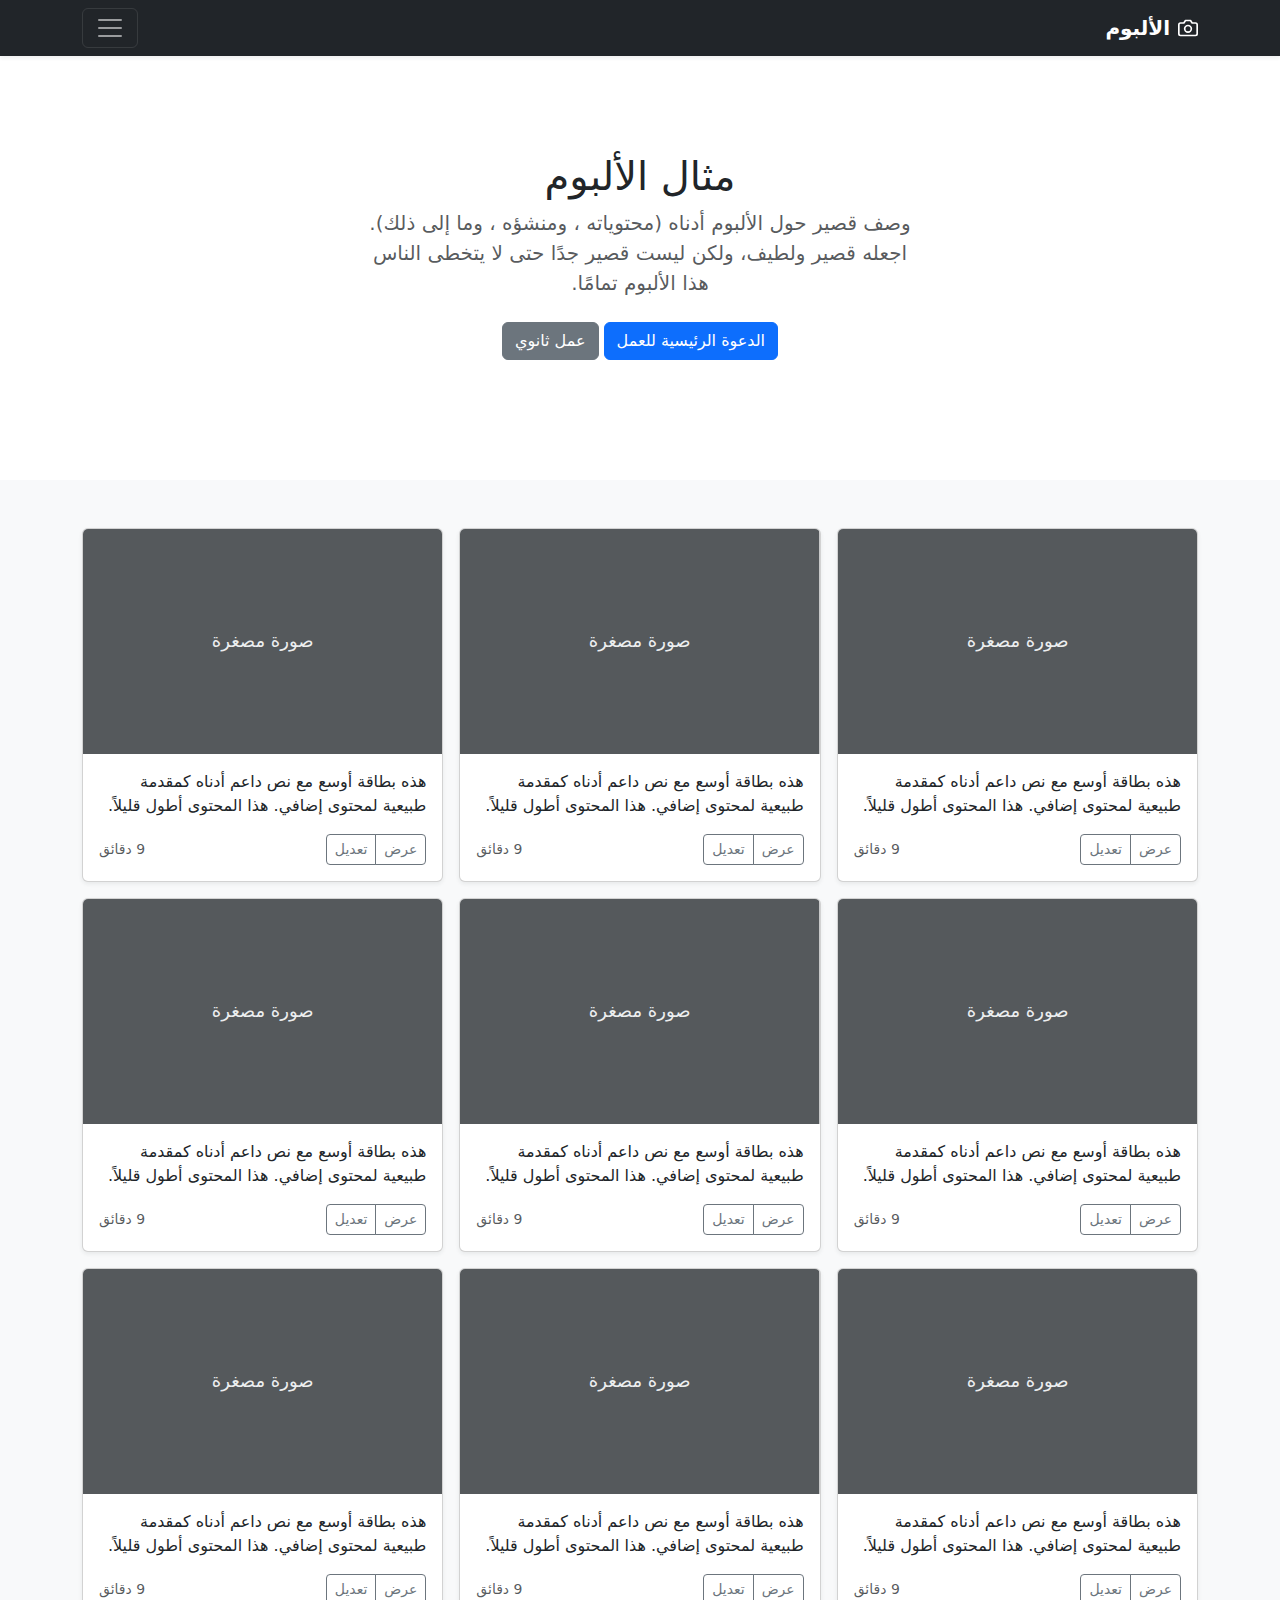
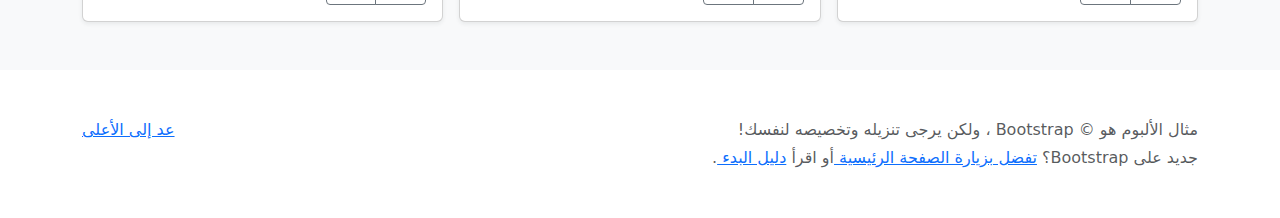
<file: styles/bootstrap-5.3.0-alpha1-examples/album-rtl/index.html>
<!doctype html>
<html lang="ar" dir="rtl">
  <head>
    <meta charset="utf-8">
    <meta name="viewport" content="width=device-width, initial-scale=1">
    <meta name="description" content="">
    <meta name="author" content="Mark Otto, Jacob Thornton, and Bootstrap contributors">
    <meta name="generator" content="Hugo 0.108.0">
    <title>مثال الألبوم · Bootstrap v5.3</title>

    <link rel="canonical" href="https://getbootstrap.com/docs/5.3/examples/album-rtl/">

    

    

<link href="../assets/dist/css/bootstrap.rtl.min.css" rel="stylesheet">

    <style>
      .bd-placeholder-img {
        font-size: 1.125rem;
        text-anchor: middle;
        -webkit-user-select: none;
        -moz-user-select: none;
        user-select: none;
      }

      @media (min-width: 768px) {
        .bd-placeholder-img-lg {
          font-size: 3.5rem;
        }
      }

      .b-example-divider {
        height: 3rem;
        background-color: rgba(0, 0, 0, .1);
        border: solid rgba(0, 0, 0, .15);
        border-width: 1px 0;
        box-shadow: inset 0 .5em 1.5em rgba(0, 0, 0, .1), inset 0 .125em .5em rgba(0, 0, 0, .15);
      }

      .b-example-vr {
        flex-shrink: 0;
        width: 1.5rem;
        height: 100vh;
      }

      .bi {
        vertical-align: -.125em;
        fill: currentColor;
      }

      .nav-scroller {
        position: relative;
        z-index: 2;
        height: 2.75rem;
        overflow-y: hidden;
      }

      .nav-scroller .nav {
        display: flex;
        flex-wrap: nowrap;
        padding-bottom: 1rem;
        margin-top: -1px;
        overflow-x: auto;
        text-align: center;
        white-space: nowrap;
        -webkit-overflow-scrolling: touch;
      }
    </style>

    
  </head>
  <body>
    
<header>
  <div class="collapse bg-dark" id="navbarHeader">
    <div class="container">
      <div class="row">
        <div class="col-sm-8 col-md-7 py-4">
          <h4 class="text-white">حول</h4>
          <p class="text-muted">أضف بعض المعلومات حول الألبوم، المؤلف، أو أي سياق خلفية آخر. اجعلها بضع جمل حتى يتمكن الزوار من التقاط بعض التلميحات المفيدة. ثم اربطها ببعض مواقع التواصل الاجتماعي أو معلومات الاتصال.</p>
        </div>
        <div class="col-sm-4 offset-md-1 py-4">
          <h4 class="text-white">تواصل معي</h4>
          <ul class="list-unstyled">
            <li><a href="#" class="text-white">تابعني على تويتر</a></li>
            <li><a href="#" class="text-white">شاركني الإعجاب في فيسبوك</a></li>
            <li><a href="#" class="text-white">راسلني على البريد الإلكتروني</a></li>
          </ul>
        </div>
      </div>
    </div>
  </div>
  <div class="navbar navbar-dark bg-dark shadow-sm">
    <div class="container">
      <a href="#" class="navbar-brand d-flex align-items-center">
        <svg xmlns="http://www.w3.org/2000/svg" width="20" height="20" fill="none" stroke="currentColor" stroke-linecap="round" stroke-linejoin="round" stroke-width="2" aria-hidden="true" class="me-2" viewBox="0 0 24 24"><path d="M23 19a2 2 0 0 1-2 2H3a2 2 0 0 1-2-2V8a2 2 0 0 1 2-2h4l2-3h6l2 3h4a2 2 0 0 1 2 2z"/><circle cx="12" cy="13" r="4"/></svg>
        <strong>الألبوم</strong>
      </a>
      <button class="navbar-toggler" type="button" data-bs-toggle="collapse" data-bs-target="#navbarHeader" aria-controls="navbarHeader" aria-expanded="false" aria-label="تبديل التنقل">
        <span class="navbar-toggler-icon"></span>
      </button>
    </div>
  </div>
</header>

<main>

  <section class="py-5 text-center container">
    <div class="row py-lg-5">
      <div class="col-lg-6 col-md-8 mx-auto">
        <h1 class="fw-light">مثال الألبوم</h1>
        <p class="lead text-muted">وصف قصير حول الألبوم أدناه (محتوياته ، ومنشؤه ، وما إلى ذلك). اجعله قصير ولطيف، ولكن ليست قصير جدًا حتى لا يتخطى الناس هذا الألبوم تمامًا.</p>
        <p>
          <a href="#" class="btn btn-primary my-2">الدعوة الرئيسية للعمل</a>
          <a href="#" class="btn btn-secondary my-2">عمل ثانوي</a>
        </p>
      </div>
    </div>
  </section>

  <div class="album py-5 bg-light">
    <div class="container">

      <div class="row row-cols-1 row-cols-sm-2 row-cols-md-3 g-3">
        <div class="col">
          <div class="card shadow-sm">
            <svg class="bd-placeholder-img card-img-top" width="100%" height="225" xmlns="http://www.w3.org/2000/svg" role="img" aria-label="Placeholder: صورة مصغرة" preserveAspectRatio="xMidYMid slice" focusable="false"><title>Placeholder</title><rect width="100%" height="100%" fill="#55595c"/><text x="50%" y="50%" fill="#eceeef" dy=".3em">صورة مصغرة</text></svg>
            <div class="card-body">
              <p class="card-text">هذه بطاقة أوسع مع نص داعم أدناه كمقدمة طبيعية لمحتوى إضافي. هذا المحتوى أطول قليلاً.</p>
              <div class="d-flex justify-content-between align-items-center">
                <div class="btn-group">
                  <button type="button" class="btn btn-sm btn-outline-secondary">عرض</button>
                  <button type="button" class="btn btn-sm btn-outline-secondary">تعديل</button>
                </div>
                <small class="text-muted">9 دقائق</small>
              </div>
            </div>
          </div>
        </div>
        <div class="col">
          <div class="card shadow-sm">
            <svg class="bd-placeholder-img card-img-top" width="100%" height="225" xmlns="http://www.w3.org/2000/svg" role="img" aria-label="Placeholder: صورة مصغرة" preserveAspectRatio="xMidYMid slice" focusable="false"><title>Placeholder</title><rect width="100%" height="100%" fill="#55595c"/><text x="50%" y="50%" fill="#eceeef" dy=".3em">صورة مصغرة</text></svg>
            <div class="card-body">
              <p class="card-text">هذه بطاقة أوسع مع نص داعم أدناه كمقدمة طبيعية لمحتوى إضافي. هذا المحتوى أطول قليلاً.</p>
              <div class="d-flex justify-content-between align-items-center">
                <div class="btn-group">
                  <button type="button" class="btn btn-sm btn-outline-secondary">عرض</button>
                  <button type="button" class="btn btn-sm btn-outline-secondary">تعديل</button>
                </div>
                <small class="text-muted">9 دقائق</small>
              </div>
            </div>
          </div>
        </div>
        <div class="col">
          <div class="card shadow-sm">
            <svg class="bd-placeholder-img card-img-top" width="100%" height="225" xmlns="http://www.w3.org/2000/svg" role="img" aria-label="Placeholder: صورة مصغرة" preserveAspectRatio="xMidYMid slice" focusable="false"><title>Placeholder</title><rect width="100%" height="100%" fill="#55595c"/><text x="50%" y="50%" fill="#eceeef" dy=".3em">صورة مصغرة</text></svg>
            <div class="card-body">
              <p class="card-text">هذه بطاقة أوسع مع نص داعم أدناه كمقدمة طبيعية لمحتوى إضافي. هذا المحتوى أطول قليلاً.</p>
              <div class="d-flex justify-content-between align-items-center">
                <div class="btn-group">
                  <button type="button" class="btn btn-sm btn-outline-secondary">عرض</button>
                  <button type="button" class="btn btn-sm btn-outline-secondary">تعديل</button>
                </div>
                <small class="text-muted">9 دقائق</small>
              </div>
            </div>
          </div>
        </div>

        <div class="col">
          <div class="card shadow-sm">
            <svg class="bd-placeholder-img card-img-top" width="100%" height="225" xmlns="http://www.w3.org/2000/svg" role="img" aria-label="Placeholder: صورة مصغرة" preserveAspectRatio="xMidYMid slice" focusable="false"><title>Placeholder</title><rect width="100%" height="100%" fill="#55595c"/><text x="50%" y="50%" fill="#eceeef" dy=".3em">صورة مصغرة</text></svg>
            <div class="card-body">
              <p class="card-text">هذه بطاقة أوسع مع نص داعم أدناه كمقدمة طبيعية لمحتوى إضافي. هذا المحتوى أطول قليلاً.</p>
              <div class="d-flex justify-content-between align-items-center">
                <div class="btn-group">
                  <button type="button" class="btn btn-sm btn-outline-secondary">عرض</button>
                  <button type="button" class="btn btn-sm btn-outline-secondary">تعديل</button>
                </div>
                <small class="text-muted">9 دقائق</small>
              </div>
            </div>
          </div>
        </div>
        <div class="col">
          <div class="card shadow-sm">
            <svg class="bd-placeholder-img card-img-top" width="100%" height="225" xmlns="http://www.w3.org/2000/svg" role="img" aria-label="Placeholder: صورة مصغرة" preserveAspectRatio="xMidYMid slice" focusable="false"><title>Placeholder</title><rect width="100%" height="100%" fill="#55595c"/><text x="50%" y="50%" fill="#eceeef" dy=".3em">صورة مصغرة</text></svg>
            <div class="card-body">
              <p class="card-text">هذه بطاقة أوسع مع نص داعم أدناه كمقدمة طبيعية لمحتوى إضافي. هذا المحتوى أطول قليلاً.</p>
              <div class="d-flex justify-content-between align-items-center">
                <div class="btn-group">
                  <button type="button" class="btn btn-sm btn-outline-secondary">عرض</button>
                  <button type="button" class="btn btn-sm btn-outline-secondary">تعديل</button>
                </div>
                <small class="text-muted">9 دقائق</small>
              </div>
            </div>
          </div>
        </div>
        <div class="col">
          <div class="card shadow-sm">
            <svg class="bd-placeholder-img card-img-top" width="100%" height="225" xmlns="http://www.w3.org/2000/svg" role="img" aria-label="Placeholder: صورة مصغرة" preserveAspectRatio="xMidYMid slice" focusable="false"><title>Placeholder</title><rect width="100%" height="100%" fill="#55595c"/><text x="50%" y="50%" fill="#eceeef" dy=".3em">صورة مصغرة</text></svg>
            <div class="card-body">
              <p class="card-text">هذه بطاقة أوسع مع نص داعم أدناه كمقدمة طبيعية لمحتوى إضافي. هذا المحتوى أطول قليلاً.</p>
              <div class="d-flex justify-content-between align-items-center">
                <div class="btn-group">
                  <button type="button" class="btn btn-sm btn-outline-secondary">عرض</button>
                  <button type="button" class="btn btn-sm btn-outline-secondary">تعديل</button>
                </div>
                <small class="text-muted">9 دقائق</small>
              </div>
            </div>
          </div>
        </div>

        <div class="col">
          <div class="card shadow-sm">
            <svg class="bd-placeholder-img card-img-top" width="100%" height="225" xmlns="http://www.w3.org/2000/svg" role="img" aria-label="Placeholder: صورة مصغرة" preserveAspectRatio="xMidYMid slice" focusable="false"><title>Placeholder</title><rect width="100%" height="100%" fill="#55595c"/><text x="50%" y="50%" fill="#eceeef" dy=".3em">صورة مصغرة</text></svg>
            <div class="card-body">
              <p class="card-text">هذه بطاقة أوسع مع نص داعم أدناه كمقدمة طبيعية لمحتوى إضافي. هذا المحتوى أطول قليلاً.</p>
              <div class="d-flex justify-content-between align-items-center">
                <div class="btn-group">
                  <button type="button" class="btn btn-sm btn-outline-secondary">عرض</button>
                  <button type="button" class="btn btn-sm btn-outline-secondary">تعديل</button>
                </div>
                <small class="text-muted">9 دقائق</small>
              </div>
            </div>
          </div>
        </div>
        <div class="col">
          <div class="card shadow-sm">
            <svg class="bd-placeholder-img card-img-top" width="100%" height="225" xmlns="http://www.w3.org/2000/svg" role="img" aria-label="Placeholder: صورة مصغرة" preserveAspectRatio="xMidYMid slice" focusable="false"><title>Placeholder</title><rect width="100%" height="100%" fill="#55595c"/><text x="50%" y="50%" fill="#eceeef" dy=".3em">صورة مصغرة</text></svg>
            <div class="card-body">
              <p class="card-text">هذه بطاقة أوسع مع نص داعم أدناه كمقدمة طبيعية لمحتوى إضافي. هذا المحتوى أطول قليلاً.</p>
              <div class="d-flex justify-content-between align-items-center">
                <div class="btn-group">
                  <button type="button" class="btn btn-sm btn-outline-secondary">عرض</button>
                  <button type="button" class="btn btn-sm btn-outline-secondary">تعديل</button>
                </div>
                <small class="text-muted">9 دقائق</small>
              </div>
            </div>
          </div>
        </div>
        <div class="col">
          <div class="card shadow-sm">
            <svg class="bd-placeholder-img card-img-top" width="100%" height="225" xmlns="http://www.w3.org/2000/svg" role="img" aria-label="Placeholder: صورة مصغرة" preserveAspectRatio="xMidYMid slice" focusable="false"><title>Placeholder</title><rect width="100%" height="100%" fill="#55595c"/><text x="50%" y="50%" fill="#eceeef" dy=".3em">صورة مصغرة</text></svg>
            <div class="card-body">
              <p class="card-text">هذه بطاقة أوسع مع نص داعم أدناه كمقدمة طبيعية لمحتوى إضافي. هذا المحتوى أطول قليلاً.</p>
              <div class="d-flex justify-content-between align-items-center">
                <div class="btn-group">
                  <button type="button" class="btn btn-sm btn-outline-secondary">عرض</button>
                  <button type="button" class="btn btn-sm btn-outline-secondary">تعديل</button>
                </div>
                <small class="text-muted">9 دقائق</small>
              </div>
            </div>
          </div>
        </div>
      </div>
    </div>
  </div>

</main>

<footer class="text-muted py-5">
  <div class="container">
    <p class="float-end mb-1">
      <a href="#">عد إلى الأعلى</a>
    </p>
    <p class="mb-1">مثال الألبوم هو © Bootstrap ، ولكن يرجى تنزيله وتخصيصه لنفسك!</p>
    <p class="mb-0">جديد على Bootstrap؟ <a href="/"> تفضل بزيارة الصفحة الرئيسية </a> أو اقرأ <a href="../getting-started/introduction/ "> دليل البدء </a>.</p>
  </div>
</footer>


    <script src="../assets/dist/js/bootstrap.bundle.min.js"></script>

      
  </body>
</html>
</file>
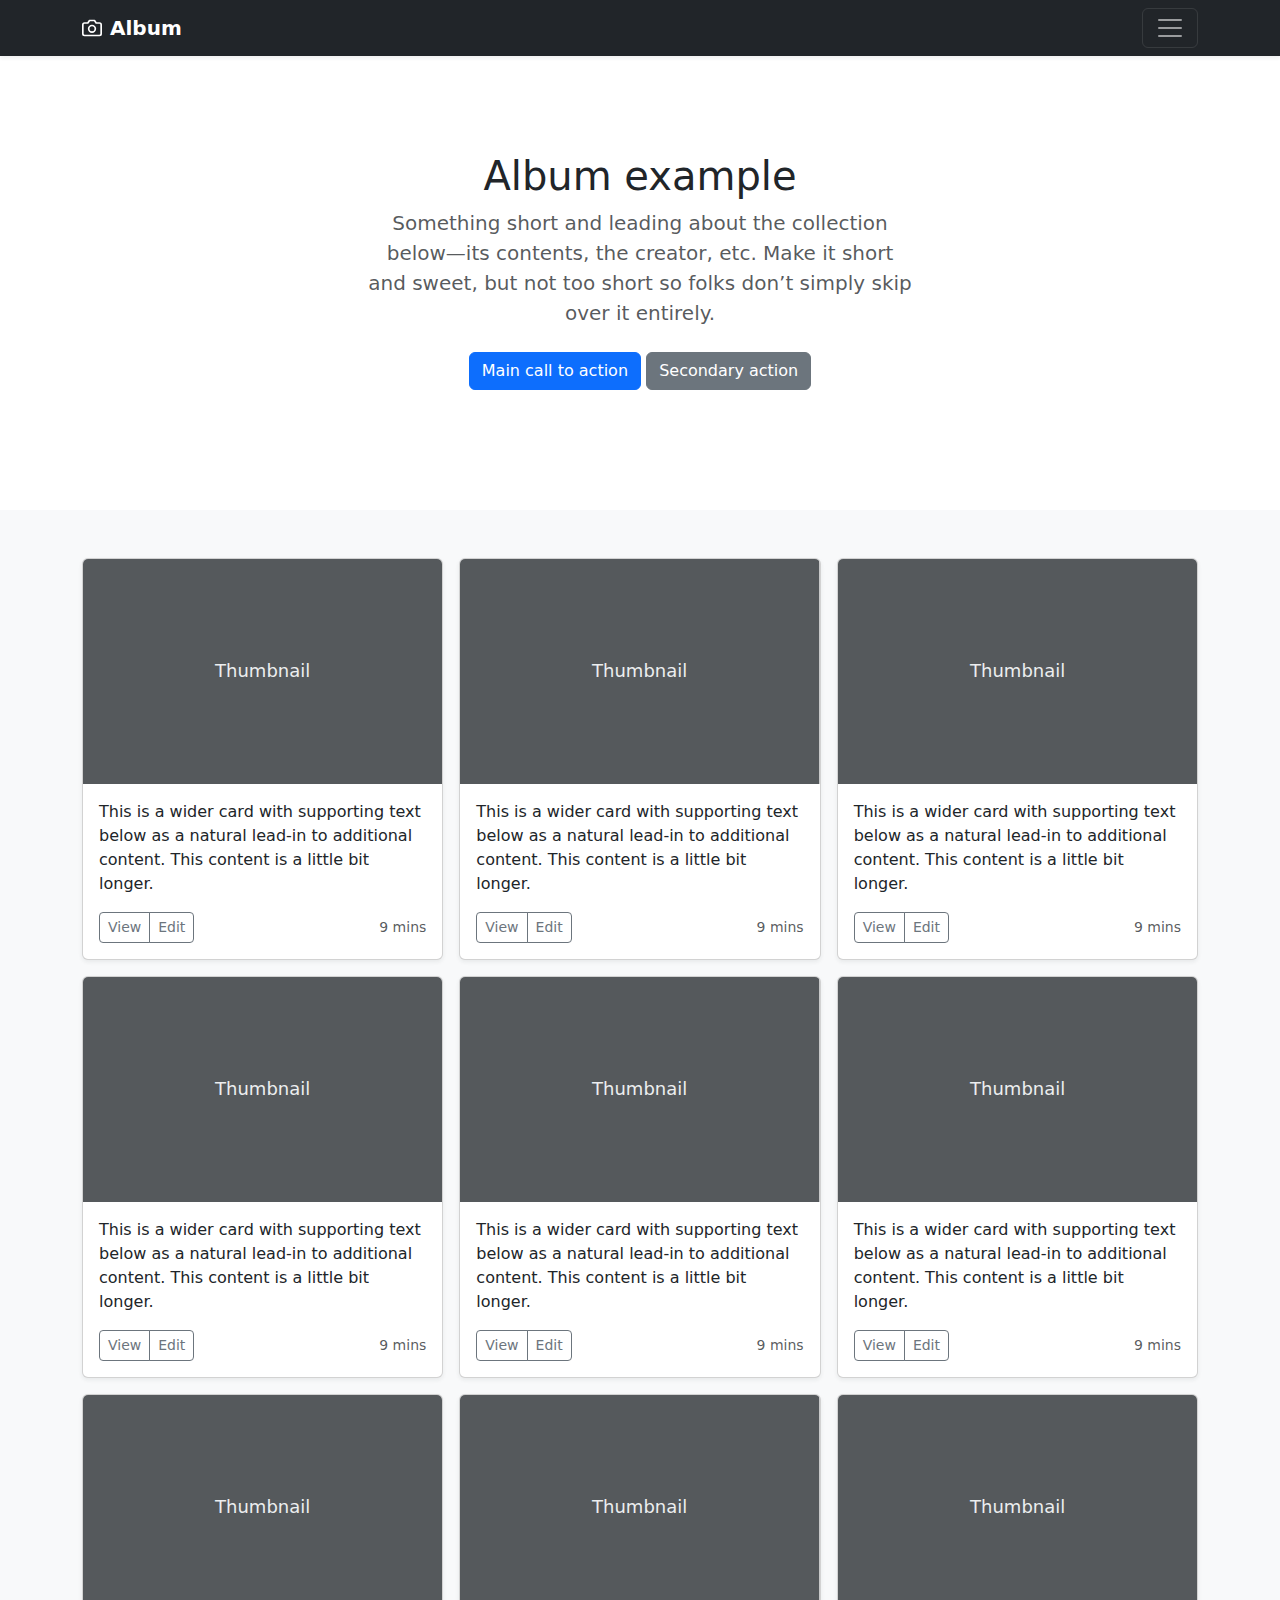
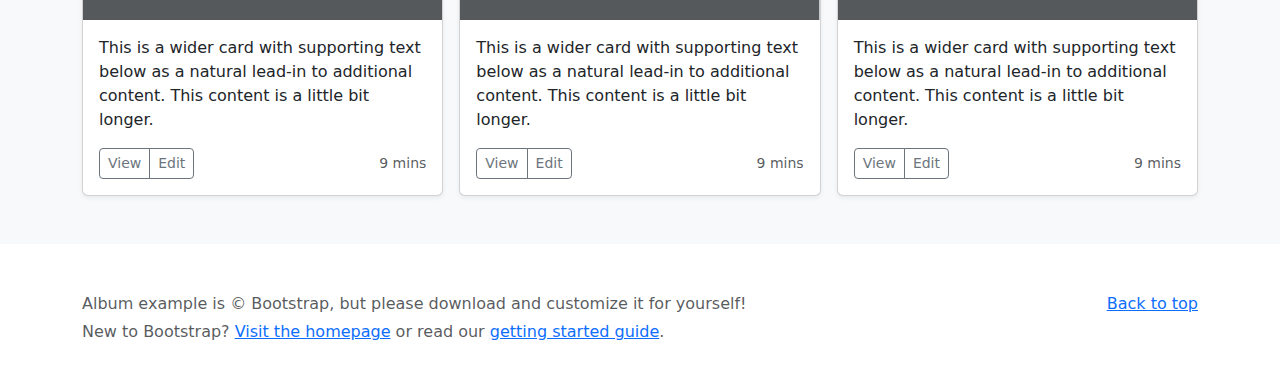
<file: styles/bootstrap-5.3.0-alpha1-examples/album/index.html>
<!doctype html>
<html lang="en">
  <head>
    <meta charset="utf-8">
    <meta name="viewport" content="width=device-width, initial-scale=1">
    <meta name="description" content="">
    <meta name="author" content="Mark Otto, Jacob Thornton, and Bootstrap contributors">
    <meta name="generator" content="Hugo 0.108.0">
    <title>Album example · Bootstrap v5.3</title>

    <link rel="canonical" href="https://getbootstrap.com/docs/5.3/examples/album/">

    

    

<link href="../assets/dist/css/bootstrap.min.css" rel="stylesheet">

    <style>
      .bd-placeholder-img {
        font-size: 1.125rem;
        text-anchor: middle;
        -webkit-user-select: none;
        -moz-user-select: none;
        user-select: none;
      }

      @media (min-width: 768px) {
        .bd-placeholder-img-lg {
          font-size: 3.5rem;
        }
      }

      .b-example-divider {
        height: 3rem;
        background-color: rgba(0, 0, 0, .1);
        border: solid rgba(0, 0, 0, .15);
        border-width: 1px 0;
        box-shadow: inset 0 .5em 1.5em rgba(0, 0, 0, .1), inset 0 .125em .5em rgba(0, 0, 0, .15);
      }

      .b-example-vr {
        flex-shrink: 0;
        width: 1.5rem;
        height: 100vh;
      }

      .bi {
        vertical-align: -.125em;
        fill: currentColor;
      }

      .nav-scroller {
        position: relative;
        z-index: 2;
        height: 2.75rem;
        overflow-y: hidden;
      }

      .nav-scroller .nav {
        display: flex;
        flex-wrap: nowrap;
        padding-bottom: 1rem;
        margin-top: -1px;
        overflow-x: auto;
        text-align: center;
        white-space: nowrap;
        -webkit-overflow-scrolling: touch;
      }
    </style>

    
  </head>
  <body>
    
<header>
  <div class="collapse bg-dark" id="navbarHeader">
    <div class="container">
      <div class="row">
        <div class="col-sm-8 col-md-7 py-4">
          <h4 class="text-white">About</h4>
          <p class="text-muted">Add some information about the album below, the author, or any other background context. Make it a few sentences long so folks can pick up some informative tidbits. Then, link them off to some social networking sites or contact information.</p>
        </div>
        <div class="col-sm-4 offset-md-1 py-4">
          <h4 class="text-white">Contact</h4>
          <ul class="list-unstyled">
            <li><a href="#" class="text-white">Follow on Twitter</a></li>
            <li><a href="#" class="text-white">Like on Facebook</a></li>
            <li><a href="#" class="text-white">Email me</a></li>
          </ul>
        </div>
      </div>
    </div>
  </div>
  <div class="navbar navbar-dark bg-dark shadow-sm">
    <div class="container">
      <a href="#" class="navbar-brand d-flex align-items-center">
        <svg xmlns="http://www.w3.org/2000/svg" width="20" height="20" fill="none" stroke="currentColor" stroke-linecap="round" stroke-linejoin="round" stroke-width="2" aria-hidden="true" class="me-2" viewBox="0 0 24 24"><path d="M23 19a2 2 0 0 1-2 2H3a2 2 0 0 1-2-2V8a2 2 0 0 1 2-2h4l2-3h6l2 3h4a2 2 0 0 1 2 2z"/><circle cx="12" cy="13" r="4"/></svg>
        <strong>Album</strong>
      </a>
      <button class="navbar-toggler" type="button" data-bs-toggle="collapse" data-bs-target="#navbarHeader" aria-controls="navbarHeader" aria-expanded="false" aria-label="Toggle navigation">
        <span class="navbar-toggler-icon"></span>
      </button>
    </div>
  </div>
</header>

<main>

  <section class="py-5 text-center container">
    <div class="row py-lg-5">
      <div class="col-lg-6 col-md-8 mx-auto">
        <h1 class="fw-light">Album example</h1>
        <p class="lead text-muted">Something short and leading about the collection below—its contents, the creator, etc. Make it short and sweet, but not too short so folks don’t simply skip over it entirely.</p>
        <p>
          <a href="#" class="btn btn-primary my-2">Main call to action</a>
          <a href="#" class="btn btn-secondary my-2">Secondary action</a>
        </p>
      </div>
    </div>
  </section>

  <div class="album py-5 bg-light">
    <div class="container">

      <div class="row row-cols-1 row-cols-sm-2 row-cols-md-3 g-3">
        <div class="col">
          <div class="card shadow-sm">
            <svg class="bd-placeholder-img card-img-top" width="100%" height="225" xmlns="http://www.w3.org/2000/svg" role="img" aria-label="Placeholder: Thumbnail" preserveAspectRatio="xMidYMid slice" focusable="false"><title>Placeholder</title><rect width="100%" height="100%" fill="#55595c"/><text x="50%" y="50%" fill="#eceeef" dy=".3em">Thumbnail</text></svg>
            <div class="card-body">
              <p class="card-text">This is a wider card with supporting text below as a natural lead-in to additional content. This content is a little bit longer.</p>
              <div class="d-flex justify-content-between align-items-center">
                <div class="btn-group">
                  <button type="button" class="btn btn-sm btn-outline-secondary">View</button>
                  <button type="button" class="btn btn-sm btn-outline-secondary">Edit</button>
                </div>
                <small class="text-muted">9 mins</small>
              </div>
            </div>
          </div>
        </div>
        <div class="col">
          <div class="card shadow-sm">
            <svg class="bd-placeholder-img card-img-top" width="100%" height="225" xmlns="http://www.w3.org/2000/svg" role="img" aria-label="Placeholder: Thumbnail" preserveAspectRatio="xMidYMid slice" focusable="false"><title>Placeholder</title><rect width="100%" height="100%" fill="#55595c"/><text x="50%" y="50%" fill="#eceeef" dy=".3em">Thumbnail</text></svg>
            <div class="card-body">
              <p class="card-text">This is a wider card with supporting text below as a natural lead-in to additional content. This content is a little bit longer.</p>
              <div class="d-flex justify-content-between align-items-center">
                <div class="btn-group">
                  <button type="button" class="btn btn-sm btn-outline-secondary">View</button>
                  <button type="button" class="btn btn-sm btn-outline-secondary">Edit</button>
                </div>
                <small class="text-muted">9 mins</small>
              </div>
            </div>
          </div>
        </div>
        <div class="col">
          <div class="card shadow-sm">
            <svg class="bd-placeholder-img card-img-top" width="100%" height="225" xmlns="http://www.w3.org/2000/svg" role="img" aria-label="Placeholder: Thumbnail" preserveAspectRatio="xMidYMid slice" focusable="false"><title>Placeholder</title><rect width="100%" height="100%" fill="#55595c"/><text x="50%" y="50%" fill="#eceeef" dy=".3em">Thumbnail</text></svg>
            <div class="card-body">
              <p class="card-text">This is a wider card with supporting text below as a natural lead-in to additional content. This content is a little bit longer.</p>
              <div class="d-flex justify-content-between align-items-center">
                <div class="btn-group">
                  <button type="button" class="btn btn-sm btn-outline-secondary">View</button>
                  <button type="button" class="btn btn-sm btn-outline-secondary">Edit</button>
                </div>
                <small class="text-muted">9 mins</small>
              </div>
            </div>
          </div>
        </div>

        <div class="col">
          <div class="card shadow-sm">
            <svg class="bd-placeholder-img card-img-top" width="100%" height="225" xmlns="http://www.w3.org/2000/svg" role="img" aria-label="Placeholder: Thumbnail" preserveAspectRatio="xMidYMid slice" focusable="false"><title>Placeholder</title><rect width="100%" height="100%" fill="#55595c"/><text x="50%" y="50%" fill="#eceeef" dy=".3em">Thumbnail</text></svg>
            <div class="card-body">
              <p class="card-text">This is a wider card with supporting text below as a natural lead-in to additional content. This content is a little bit longer.</p>
              <div class="d-flex justify-content-between align-items-center">
                <div class="btn-group">
                  <button type="button" class="btn btn-sm btn-outline-secondary">View</button>
                  <button type="button" class="btn btn-sm btn-outline-secondary">Edit</button>
                </div>
                <small class="text-muted">9 mins</small>
              </div>
            </div>
          </div>
        </div>
        <div class="col">
          <div class="card shadow-sm">
            <svg class="bd-placeholder-img card-img-top" width="100%" height="225" xmlns="http://www.w3.org/2000/svg" role="img" aria-label="Placeholder: Thumbnail" preserveAspectRatio="xMidYMid slice" focusable="false"><title>Placeholder</title><rect width="100%" height="100%" fill="#55595c"/><text x="50%" y="50%" fill="#eceeef" dy=".3em">Thumbnail</text></svg>
            <div class="card-body">
              <p class="card-text">This is a wider card with supporting text below as a natural lead-in to additional content. This content is a little bit longer.</p>
              <div class="d-flex justify-content-between align-items-center">
                <div class="btn-group">
                  <button type="button" class="btn btn-sm btn-outline-secondary">View</button>
                  <button type="button" class="btn btn-sm btn-outline-secondary">Edit</button>
                </div>
                <small class="text-muted">9 mins</small>
              </div>
            </div>
          </div>
        </div>
        <div class="col">
          <div class="card shadow-sm">
            <svg class="bd-placeholder-img card-img-top" width="100%" height="225" xmlns="http://www.w3.org/2000/svg" role="img" aria-label="Placeholder: Thumbnail" preserveAspectRatio="xMidYMid slice" focusable="false"><title>Placeholder</title><rect width="100%" height="100%" fill="#55595c"/><text x="50%" y="50%" fill="#eceeef" dy=".3em">Thumbnail</text></svg>
            <div class="card-body">
              <p class="card-text">This is a wider card with supporting text below as a natural lead-in to additional content. This content is a little bit longer.</p>
              <div class="d-flex justify-content-between align-items-center">
                <div class="btn-group">
                  <button type="button" class="btn btn-sm btn-outline-secondary">View</button>
                  <button type="button" class="btn btn-sm btn-outline-secondary">Edit</button>
                </div>
                <small class="text-muted">9 mins</small>
              </div>
            </div>
          </div>
        </div>

        <div class="col">
          <div class="card shadow-sm">
            <svg class="bd-placeholder-img card-img-top" width="100%" height="225" xmlns="http://www.w3.org/2000/svg" role="img" aria-label="Placeholder: Thumbnail" preserveAspectRatio="xMidYMid slice" focusable="false"><title>Placeholder</title><rect width="100%" height="100%" fill="#55595c"/><text x="50%" y="50%" fill="#eceeef" dy=".3em">Thumbnail</text></svg>
            <div class="card-body">
              <p class="card-text">This is a wider card with supporting text below as a natural lead-in to additional content. This content is a little bit longer.</p>
              <div class="d-flex justify-content-between align-items-center">
                <div class="btn-group">
                  <button type="button" class="btn btn-sm btn-outline-secondary">View</button>
                  <button type="button" class="btn btn-sm btn-outline-secondary">Edit</button>
                </div>
                <small class="text-muted">9 mins</small>
              </div>
            </div>
          </div>
        </div>
        <div class="col">
          <div class="card shadow-sm">
            <svg class="bd-placeholder-img card-img-top" width="100%" height="225" xmlns="http://www.w3.org/2000/svg" role="img" aria-label="Placeholder: Thumbnail" preserveAspectRatio="xMidYMid slice" focusable="false"><title>Placeholder</title><rect width="100%" height="100%" fill="#55595c"/><text x="50%" y="50%" fill="#eceeef" dy=".3em">Thumbnail</text></svg>
            <div class="card-body">
              <p class="card-text">This is a wider card with supporting text below as a natural lead-in to additional content. This content is a little bit longer.</p>
              <div class="d-flex justify-content-between align-items-center">
                <div class="btn-group">
                  <button type="button" class="btn btn-sm btn-outline-secondary">View</button>
                  <button type="button" class="btn btn-sm btn-outline-secondary">Edit</button>
                </div>
                <small class="text-muted">9 mins</small>
              </div>
            </div>
          </div>
        </div>
        <div class="col">
          <div class="card shadow-sm">
            <svg class="bd-placeholder-img card-img-top" width="100%" height="225" xmlns="http://www.w3.org/2000/svg" role="img" aria-label="Placeholder: Thumbnail" preserveAspectRatio="xMidYMid slice" focusable="false"><title>Placeholder</title><rect width="100%" height="100%" fill="#55595c"/><text x="50%" y="50%" fill="#eceeef" dy=".3em">Thumbnail</text></svg>
            <div class="card-body">
              <p class="card-text">This is a wider card with supporting text below as a natural lead-in to additional content. This content is a little bit longer.</p>
              <div class="d-flex justify-content-between align-items-center">
                <div class="btn-group">
                  <button type="button" class="btn btn-sm btn-outline-secondary">View</button>
                  <button type="button" class="btn btn-sm btn-outline-secondary">Edit</button>
                </div>
                <small class="text-muted">9 mins</small>
              </div>
            </div>
          </div>
        </div>
      </div>
    </div>
  </div>

</main>

<footer class="text-muted py-5">
  <div class="container">
    <p class="float-end mb-1">
      <a href="#">Back to top</a>
    </p>
    <p class="mb-1">Album example is &copy; Bootstrap, but please download and customize it for yourself!</p>
    <p class="mb-0">New to Bootstrap? <a href="/">Visit the homepage</a> or read our <a href="../getting-started/introduction/">getting started guide</a>.</p>
  </div>
</footer>


    <script src="../assets/dist/js/bootstrap.bundle.min.js"></script>

      
  </body>
</html>
</file>
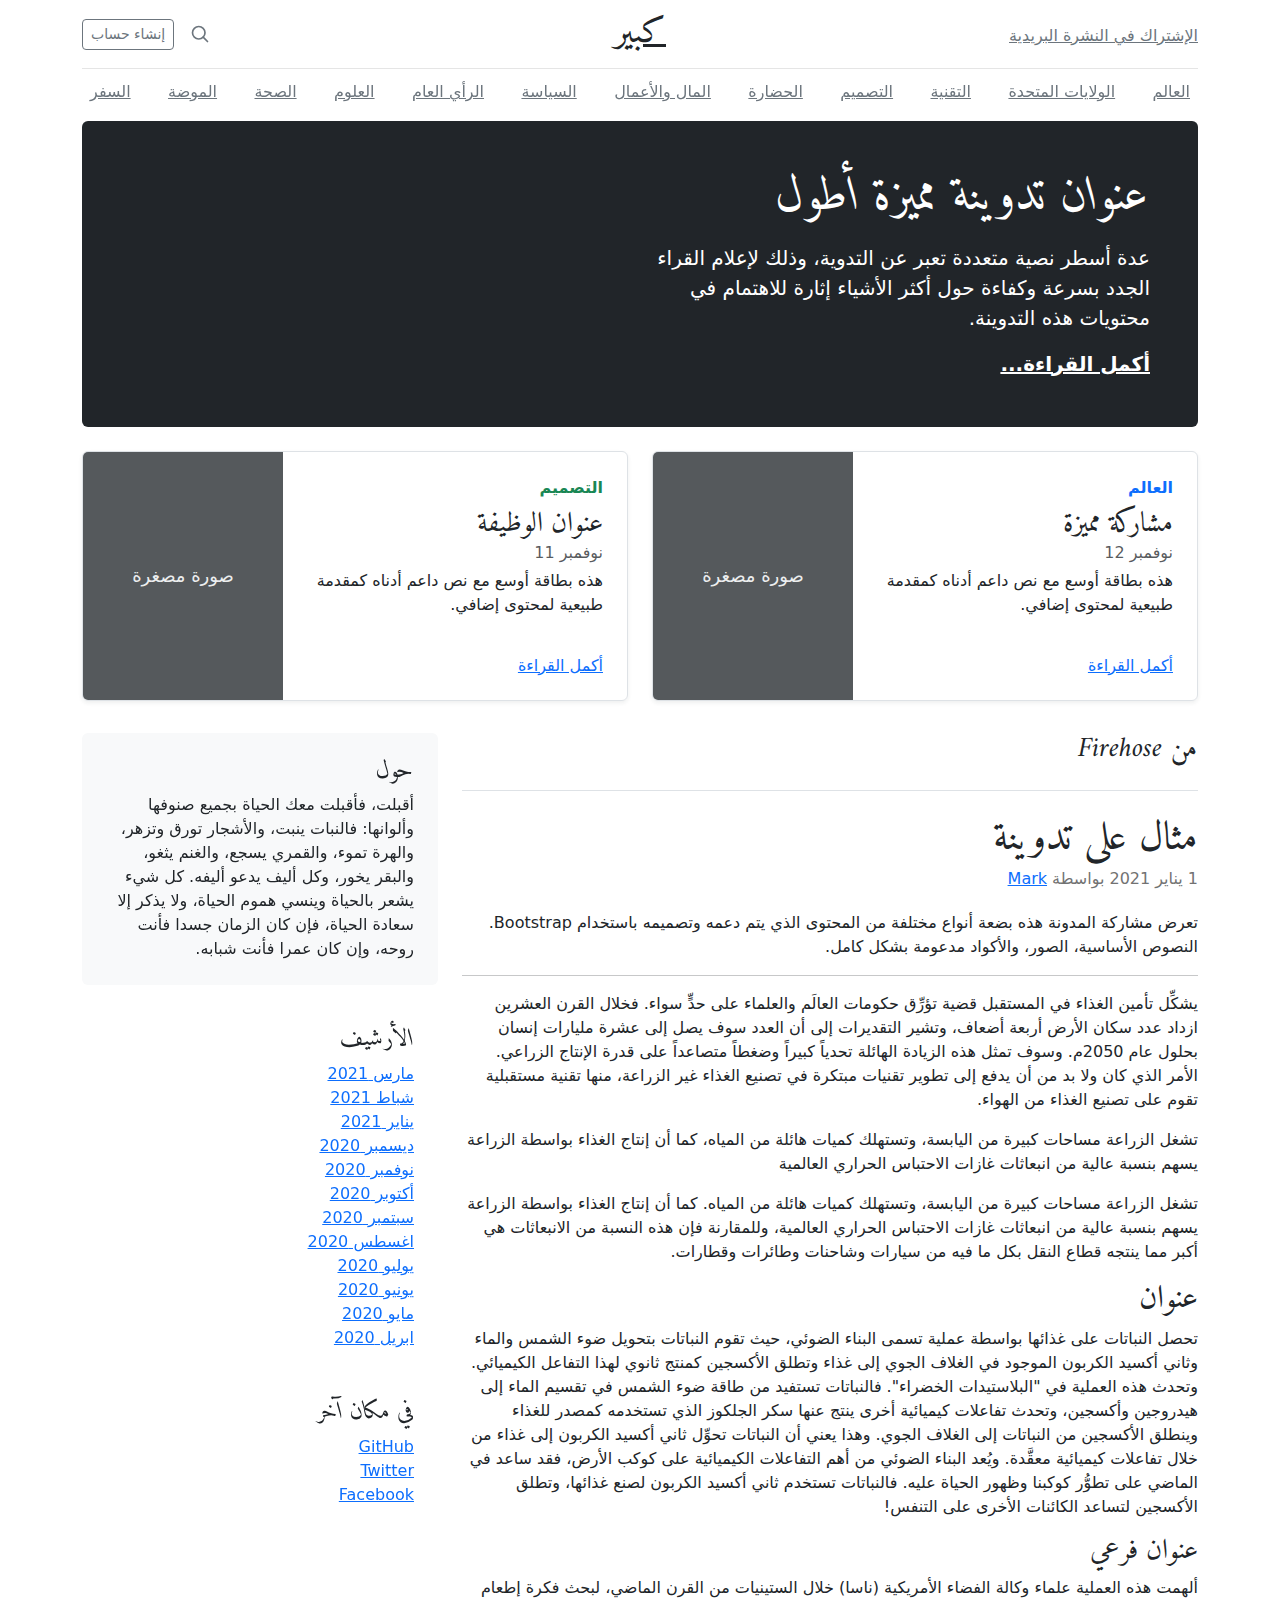
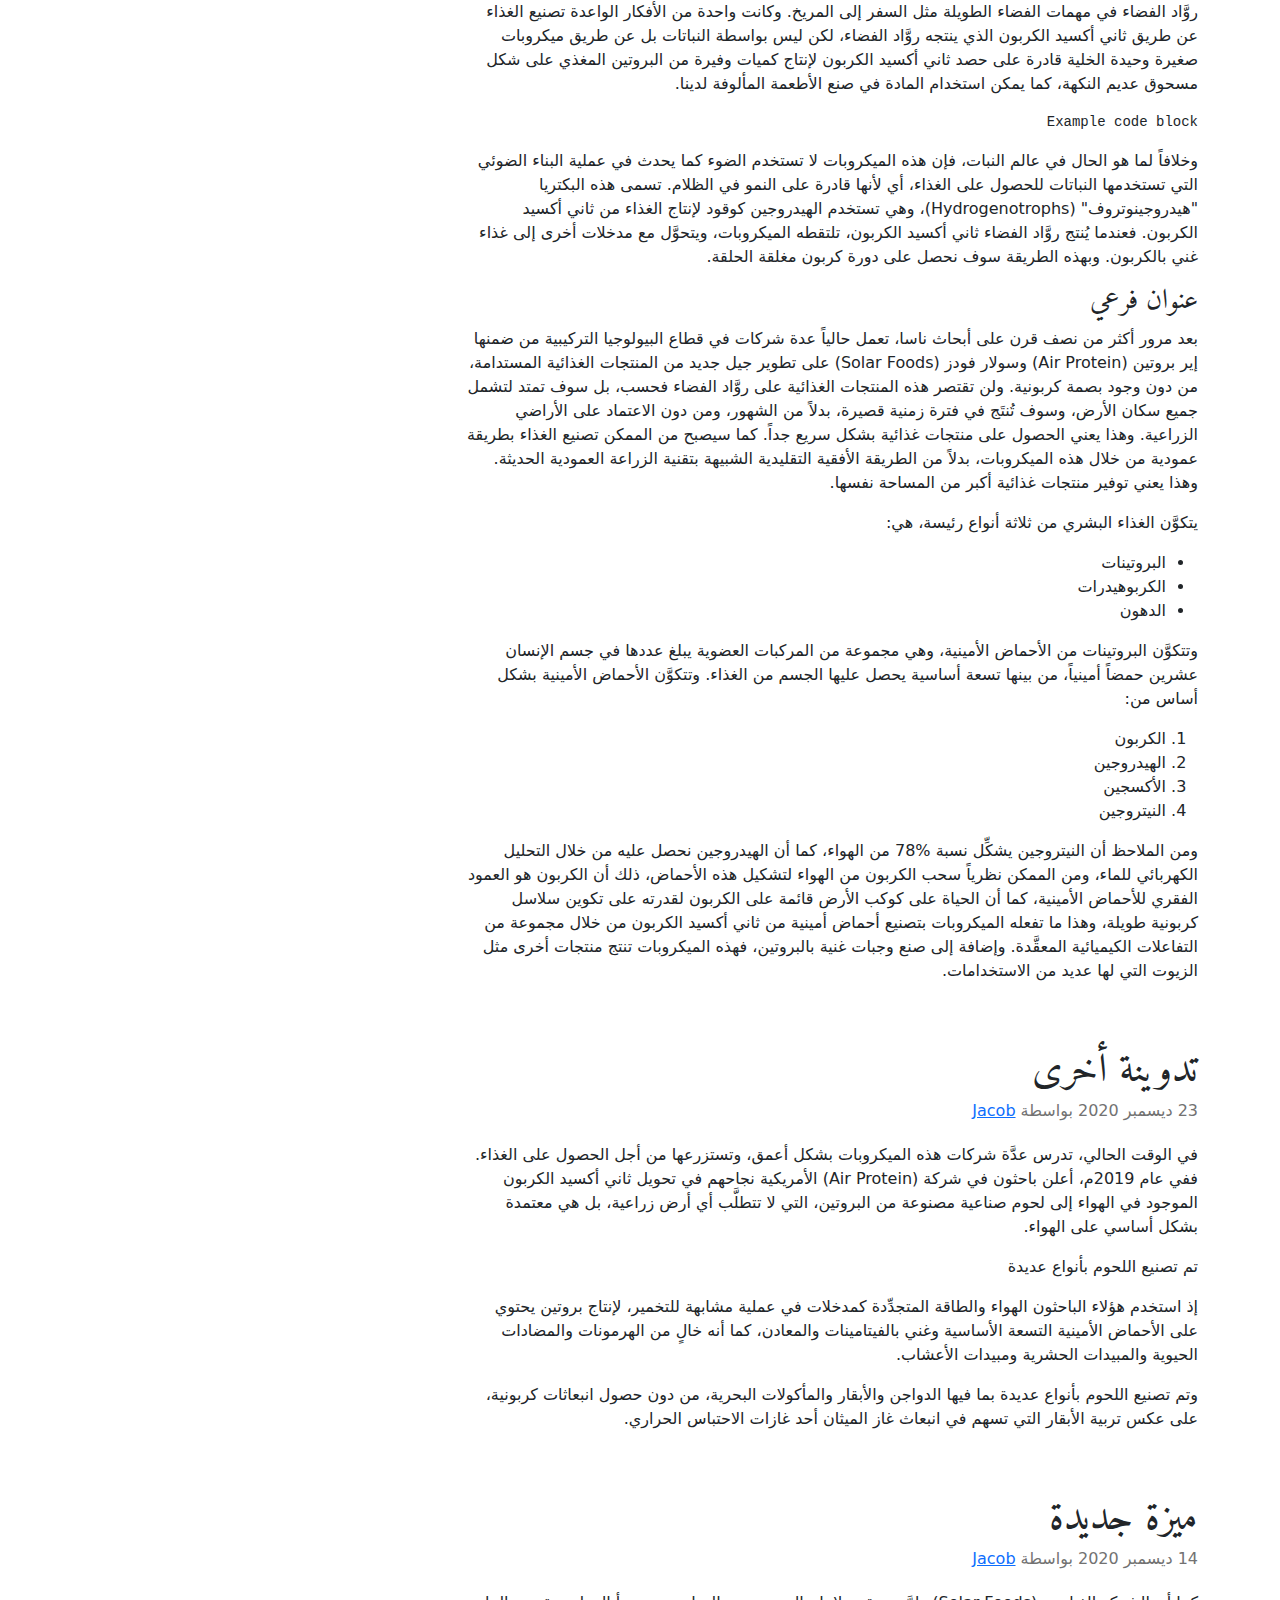
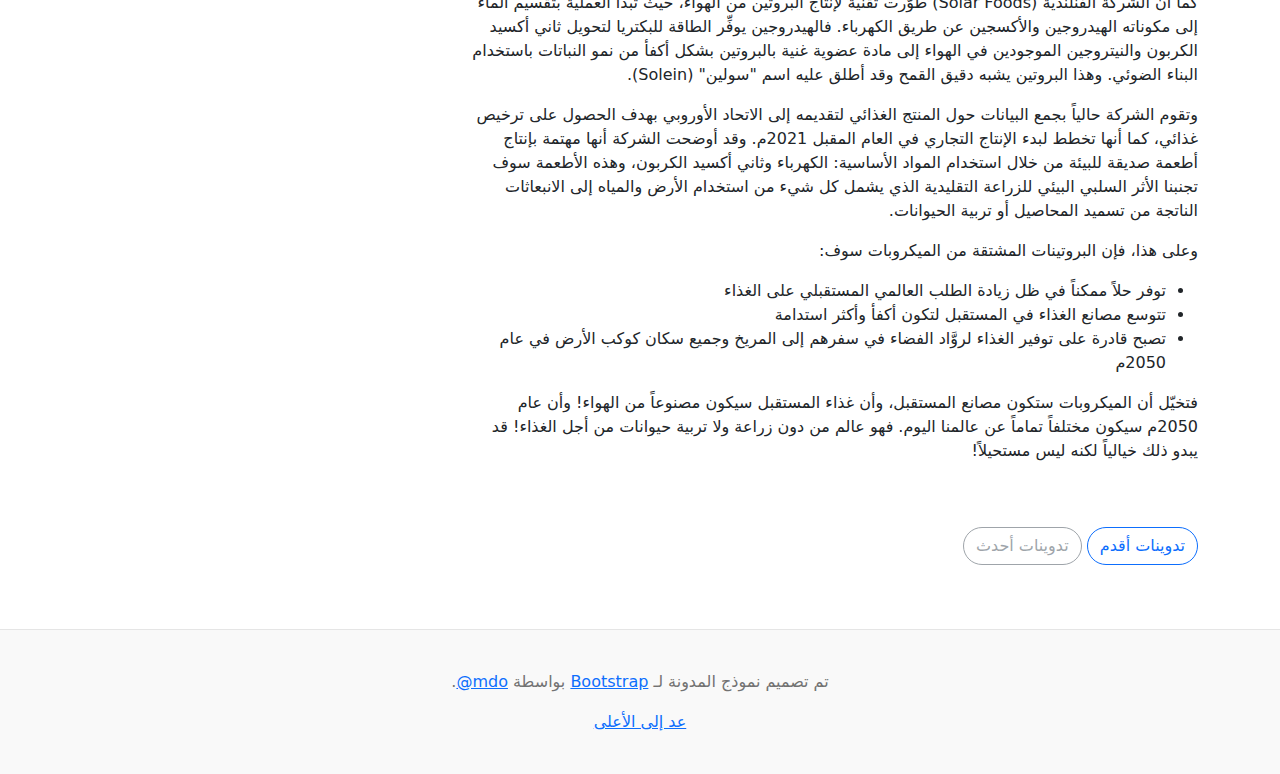
<file: styles/bootstrap-5.3.0-alpha1-examples/blog-rtl/index.html>
<!doctype html>
<html lang="ar" dir="rtl">
  <head>
    <meta charset="utf-8">
    <meta name="viewport" content="width=device-width, initial-scale=1">
    <meta name="description" content="">
    <meta name="author" content="Mark Otto, Jacob Thornton, and Bootstrap contributors">
    <meta name="generator" content="Hugo 0.108.0">
    <title>قالب المدونة · Bootstrap v5.3</title>

    <link rel="canonical" href="https://getbootstrap.com/docs/5.3/examples/blog-rtl/">

    

    

<link href="../assets/dist/css/bootstrap.rtl.min.css" rel="stylesheet">

    <style>
      .bd-placeholder-img {
        font-size: 1.125rem;
        text-anchor: middle;
        -webkit-user-select: none;
        -moz-user-select: none;
        user-select: none;
      }

      @media (min-width: 768px) {
        .bd-placeholder-img-lg {
          font-size: 3.5rem;
        }
      }

      .b-example-divider {
        height: 3rem;
        background-color: rgba(0, 0, 0, .1);
        border: solid rgba(0, 0, 0, .15);
        border-width: 1px 0;
        box-shadow: inset 0 .5em 1.5em rgba(0, 0, 0, .1), inset 0 .125em .5em rgba(0, 0, 0, .15);
      }

      .b-example-vr {
        flex-shrink: 0;
        width: 1.5rem;
        height: 100vh;
      }

      .bi {
        vertical-align: -.125em;
        fill: currentColor;
      }

      .nav-scroller {
        position: relative;
        z-index: 2;
        height: 2.75rem;
        overflow-y: hidden;
      }

      .nav-scroller .nav {
        display: flex;
        flex-wrap: nowrap;
        padding-bottom: 1rem;
        margin-top: -1px;
        overflow-x: auto;
        text-align: center;
        white-space: nowrap;
        -webkit-overflow-scrolling: touch;
      }
    </style>

    
    <!-- Custom styles for this template -->
    <link href="https://fonts.googleapis.com/css?family=Amiri:wght@400;700&amp;display=swap" rel="stylesheet">
    <!-- Custom styles for this template -->
    <link href="../blog/blog.rtl.css" rel="stylesheet">
  </head>
  <body>
    
<div class="container">
  <header class="blog-header lh-1 py-3">
    <div class="row flex-nowrap justify-content-between align-items-center">
      <div class="col-4 pt-1">
        <a class="link-secondary" href="#">الإشتراك في النشرة البريدية</a>
      </div>
      <div class="col-4 text-center">
        <a class="blog-header-logo text-dark" href="#">كبير</a>
      </div>
      <div class="col-4 d-flex justify-content-end align-items-center">
        <a class="link-secondary" href="#" aria-label="بحث">
          <svg xmlns="http://www.w3.org/2000/svg" width="20" height="20" fill="none" stroke="currentColor" stroke-linecap="round" stroke-linejoin="round" stroke-width="2" class="mx-3" role="img" viewBox="0 0 24 24"><title>بحث</title><circle cx="10.5" cy="10.5" r="7.5"/><path d="M21 21l-5.2-5.2"/></svg>
        </a>
        <a class="btn btn-sm btn-outline-secondary" href="#">إنشاء حساب</a>
      </div>
    </div>
  </header>

  <div class="nav-scroller py-1 mb-2">
    <nav class="nav d-flex justify-content-between">
      <a class="p-2 link-secondary" href="#">العالم</a>
      <a class="p-2 link-secondary" href="#">الولايات المتحدة</a>
      <a class="p-2 link-secondary" href="#">التقنية</a>
      <a class="p-2 link-secondary" href="#">التصميم</a>
      <a class="p-2 link-secondary" href="#">الحضارة</a>
      <a class="p-2 link-secondary" href="#">المال والأعمال</a>
      <a class="p-2 link-secondary" href="#">السياسة</a>
      <a class="p-2 link-secondary" href="#">الرأي العام</a>
      <a class="p-2 link-secondary" href="#">العلوم</a>
      <a class="p-2 link-secondary" href="#">الصحة</a>
      <a class="p-2 link-secondary" href="#">الموضة</a>
      <a class="p-2 link-secondary" href="#">السفر</a>
    </nav>
  </div>
</div>

<main class="container">
  <div class="p-4 p-md-5 mb-4 rounded text-bg-dark">
    <div class="col-md-6 px-0">
      <h1 class="display-4 fst-italic">عنوان تدوينة مميزة أطول</h1>
      <p class="lead my-3">عدة أسطر نصية متعددة تعبر عن التدوية، وذلك لإعلام القراء الجدد بسرعة وكفاءة حول أكثر الأشياء إثارة للاهتمام في محتويات هذه التدوينة.</p>
      <p class="lead mb-0"><a href="#" class="text-white fw-bold">أكمل القراءة...</a></p>
    </div>
  </div>

  <div class="row mb-2">
    <div class="col-md-6">
      <div class="row g-0 border rounded overflow-hidden flex-md-row mb-4 shadow-sm h-md-250 position-relative">
        <div class="col p-4 d-flex flex-column position-static">
          <strong class="d-inline-block mb-2 text-primary">العالم</strong>
          <h3 class="mb-0">مشاركة مميزة</h3>
          <div class="mb-1 text-muted">نوفمبر 12</div>
          <p class="card-text mb-auto">هذه بطاقة أوسع مع نص داعم أدناه كمقدمة طبيعية لمحتوى إضافي.</p>
          <a href="#" class="stretched-link">أكمل القراءة</a>
        </div>
        <div class="col-auto d-none d-lg-block">
          <svg class="bd-placeholder-img" width="200" height="250" xmlns="http://www.w3.org/2000/svg" role="img" aria-label="Placeholder: صورة مصغرة" preserveAspectRatio="xMidYMid slice" focusable="false"><title>Placeholder</title><rect width="100%" height="100%" fill="#55595c"/><text x="50%" y="50%" fill="#eceeef" dy=".3em">صورة مصغرة</text></svg>
        </div>
      </div>
    </div>
    <div class="col-md-6">
      <div class="row g-0 border rounded overflow-hidden flex-md-row mb-4 shadow-sm h-md-250 position-relative">
        <div class="col p-4 d-flex flex-column position-static">
          <strong class="d-inline-block mb-2 text-success">التصميم</strong>
          <h3 class="mb-0">عنوان الوظيفة</h3>
          <div class="mb-1 text-muted">نوفمبر 11</div>
          <p class="mb-auto">هذه بطاقة أوسع مع نص داعم أدناه كمقدمة طبيعية لمحتوى إضافي.</p>
          <a href="#" class="stretched-link">أكمل القراءة</a>
        </div>
        <div class="col-auto d-none d-lg-block">
          <svg class="bd-placeholder-img" width="200" height="250" xmlns="http://www.w3.org/2000/svg" role="img" aria-label="Placeholder: صورة مصغرة" preserveAspectRatio="xMidYMid slice" focusable="false"><title>Placeholder</title><rect width="100%" height="100%" fill="#55595c"/><text x="50%" y="50%" fill="#eceeef" dy=".3em">صورة مصغرة</text></svg>
        </div>
      </div>
    </div>
  </div>

  <div class="row">
    <div class="col-md-8">
      <h3 class="pb-4 mb-4 fst-italic border-bottom">
        من Firehose
      </h3>

      <article class="blog-post">
        <h2 class="blog-post-title mb-1">مثال على تدوينة</h2>
        <p class="blog-post-meta">1 يناير 2021 بواسطة <a href="#"> Mark </a></p>

        <p>تعرض مشاركة المدونة هذه بضعة أنواع مختلفة من المحتوى الذي يتم دعمه وتصميمه باستخدام Bootstrap. النصوص الأساسية، الصور، والأكواد مدعومة بشكل كامل.</p>
        <hr>
        <p>يشكِّل تأمين الغذاء في المستقبل قضية تؤرِّق حكومات العالَم والعلماء على حدٍّ سواء. فخلال القرن العشرين ازداد عدد سكان الأرض أربعة أضعاف، وتشير التقديرات إلى أن العدد سوف يصل إلى عشرة مليارات إنسان بحلول عام 2050م. وسوف تمثل هذه الزيادة الهائلة تحدياً كبيراً وضغطاً متصاعداً على قدرة الإنتاج الزراعي. الأمر الذي كان ولا بد من أن يدفع إلى تطوير تقنيات مبتكرة في تصنيع الغذاء غير الزراعة، منها تقنية مستقبلية تقوم على تصنيع الغذاء من الهواء.</p>
        <blockquote>
          <p>تشغل الزراعة مساحات كبيرة من اليابسة، وتستهلك كميات هائلة من المياه، كما أن إنتاج الغذاء بواسطة الزراعة يسهم بنسبة عالية من انبعاثات غازات الاحتباس الحراري العالمية</p>
        </blockquote>
        <p>تشغل الزراعة مساحات كبيرة من اليابسة، وتستهلك كميات هائلة من المياه. كما أن إنتاج الغذاء بواسطة الزراعة يسهم بنسبة عالية من انبعاثات غازات الاحتباس الحراري العالمية، وللمقارنة فإن هذه النسبة من الانبعاثات هي أكبر مما ينتجه قطاع النقل بكل ما فيه من سيارات وشاحنات وطائرات وقطارات.</p>
        <h2>عنوان</h2>
        <p>تحصل النباتات على غذائها بواسطة عملية تسمى البناء الضوئي، حيث تقوم النباتات بتحويل ضوء الشمس والماء وثاني أكسيد الكربون الموجود في الغلاف الجوي إلى غذاء وتطلق الأكسجين كمنتج ثانوي لهذا التفاعل الكيميائي. وتحدث هذه العملية في "البلاستيدات الخضراء". فالنباتات تستفيد من طاقة ضوء الشمس في تقسيم الماء إلى هيدروجين وأكسجين، وتحدث تفاعلات كيميائية أخرى ينتج عنها سكر الجلكوز الذي تستخدمه كمصدر للغذاء وينطلق الأكسجين من النباتات إلى الغلاف الجوي. وهذا يعني أن النباتات تحوِّل ثاني أكسيد الكربون إلى غذاء من خلال تفاعلات كيميائية معقَّدة. ويُعد البناء الضوئي من أهم التفاعلات الكيميائية على كوكب الأرض، فقد ساعد في الماضي على تطوُّر كوكبنا وظهور الحياة عليه. فالنباتات تستخدم ثاني أكسيد الكربون لصنع غذائها، وتطلق الأكسجين لتساعد الكائنات الأخرى على التنفس!</p>
        <h3>عنوان فرعي</h3>
        <p>ألهمت هذه العملية علماء وكالة الفضاء الأمريكية (ناسا) خلال الستينيات من القرن الماضي، لبحث فكرة إطعام روَّاد الفضاء في مهمات الفضاء الطويلة مثل السفر إلى المريخ. وكانت واحدة من الأفكار الواعدة تصنيع الغذاء عن طريق ثاني أكسيد الكربون الذي ينتجه روَّاد الفضاء، لكن ليس بواسطة النباتات بل عن طريق ميكروبات صغيرة وحيدة الخلية قادرة على حصد ثاني أكسيد الكربون لإنتاج كميات وفيرة من البروتين المغذي على شكل مسحوق عديم النكهة، كما يمكن استخدام المادة في صنع الأطعمة المألوفة لدينا.</p>
        <pre><code>Example code block</code></pre>
        <p>وخلافاً لما هو الحال في عالم النبات، فإن هذه الميكروبات لا تستخدم الضوء كما يحدث في عملية البناء الضوئي التي تستخدمها النباتات للحصول على الغذاء، أي لأنها قادرة على النمو في الظلام. تسمى هذه البكتريا "هيدروجينوتروف" (Hydrogenotrophs)، وهي تستخدم الهيدروجين كوقود لإنتاج الغذاء من ثاني أكسيد الكربون. فعندما يُنتج روَّاد الفضاء ثاني أكسيد الكربون، تلتقطه الميكروبات، ويتحوَّل مع مدخلات أخرى إلى غذاء غني بالكربون. وبهذه الطريقة سوف نحصل على دورة كربون مغلقة الحلقة.</p>
        <h3>عنوان فرعي</h3>
        <p>بعد مرور أكثر من نصف قرن على أبحاث ناسا، تعمل حالياً عدة شركات في قطاع البيولوجيا التركيبية من ضمنها إير بروتين (Air Protein) وسولار فودز (Solar Foods) على تطوير جيل جديد من المنتجات الغذائية المستدامة، من دون وجود بصمة كربونية. ولن تقتصر هذه المنتجات الغذائية على روَّاد الفضاء فحسب، بل سوف تمتد لتشمل جميع سكان الأرض، وسوف تُنتَج في فترة زمنية قصيرة، بدلاً من الشهور، ومن دون الاعتماد على الأراضي الزراعية. وهذا يعني الحصول على منتجات غذائية بشكل سريع جداً. كما سيصبح من الممكن تصنيع الغذاء بطريقة عمودية من خلال هذه الميكروبات، بدلاً من الطريقة الأفقية التقليدية الشبيهة بتقنية الزراعة العمودية الحديثة. وهذا يعني توفير منتجات غذائية أكبر من المساحة نفسها.</p>
        <p>يتكوَّن الغذاء البشري من ثلاثة أنواع رئيسة، هي:</p>
        <ul>
          <li>البروتينات</li>
          <li>الكربوهيدرات</li>
          <li>الدهون</li>
        </ul>
        <p>وتتكوَّن البروتينات من الأحماض الأمينية، وهي مجموعة من المركبات العضوية يبلغ عددها في جسم الإنسان عشرين حمضاً أمينياً، من بينها تسعة أساسية يحصل عليها الجسم من الغذاء. وتتكوَّن الأحماض الأمينية بشكل أساس من:</p>
        <ol>
          <li>الكربون</li>
          <li>الهيدروجين</li>
          <li>الأكسجين</li>
          <li>النيتروجين</li>
        </ol>
        <p>ومن الملاحظ أن النيتروجين يشكِّل نسبة %78 من الهواء، كما أن الهيدروجين نحصل عليه من خلال التحليل الكهربائي للماء، ومن الممكن نظرياً سحب الكربون من الهواء لتشكيل هذه الأحماض، ذلك أن الكربون هو العمود الفقري للأحماض الأمينية، كما أن الحياة على كوكب الأرض قائمة على الكربون لقدرته على تكوين سلاسل كربونية طويلة، وهذا ما تفعله الميكروبات بتصنيع أحماض أمينية من ثاني أكسيد الكربون من خلال مجموعة من التفاعلات الكيميائية المعقَّدة. وإضافة إلى صنع وجبات غنية بالبروتين، فهذه الميكروبات تنتج منتجات أخرى مثل الزيوت التي لها عديد من الاستخدامات.</p>
      </article>

      <article class="blog-post">
        <h2 class="blog-post-title mb-1">تدوينة أخرى</h2>
        <p class="blog-post-meta">23 ديسمبر 2020 بواسطة <a href="#">Jacob</a></p>

        <p>في الوقت الحالي، تدرس عدَّة شركات هذه الميكروبات بشكل أعمق، وتستزرعها من أجل الحصول على الغذاء. ففي عام 2019م، أعلن باحثون في شركة (Air Protein) الأمريكية نجاحهم في تحويل ثاني أكسيد الكربون الموجود في الهواء إلى لحوم صناعية مصنوعة من البروتين، التي لا تتطلَّب أي أرض زراعية، بل هي معتمدة بشكل أساسي على الهواء.</p>
        <blockquote>
          <p>تم تصنيع اللحوم بأنواع عديدة</p>
        </blockquote>
        <p>إذ استخدم هؤلاء الباحثون الهواء والطاقة المتجدِّدة كمدخلات في عملية مشابهة للتخمير، لإنتاج بروتين يحتوي على الأحماض الأمينية التسعة الأساسية وغني بالفيتامينات والمعادن، كما أنه خالٍ من الهرمونات والمضادات الحيوية والمبيدات الحشرية ومبيدات الأعشاب.</p>
        <p> وتم تصنيع اللحوم بأنواع عديدة بما فيها الدواجن والأبقار والمأكولات البحرية، من دون حصول انبعاثات كربونية، على عكس تربية الأبقار التي تسهم في انبعاث غاز الميثان أحد غازات الاحتباس الحراري.</p>
      </article>

      <article class="blog-post">
        <h2 class="blog-post-title mb-1">ميزة جديدة</h2>
        <p class="blog-post-meta">14 ديسمبر 2020 بواسطة <a href="#">Jacob</a></p>

        <p>كما أن الشركة الفنلندية (Solar Foods) طوَّرت تقنية لإنتاج البروتين من الهواء، حيث تبدأ العملية بتقسيم الماء إلى مكوناته الهيدروجين والأكسجين عن طريق الكهرباء. فالهيدروجين يوفِّر الطاقة للبكتريا لتحويل ثاني أكسيد الكربون والنيتروجين الموجودين في الهواء إلى مادة عضوية غنية بالبروتين بشكل أكفأ من نمو النباتات باستخدام البناء الضوئي. وهذا البروتين يشبه دقيق القمح وقد أطلق عليه اسم "سولين" (Solein).</p>
        <p>وتقوم الشركة حالياً بجمع البيانات حول المنتج الغذائي لتقديمه إلى الاتحاد الأوروبي بهدف الحصول على ترخيص غذائي، كما أنها تخطط لبدء الإنتاج التجاري في العام المقبل 2021م. وقد أوضحت الشركة أنها مهتمة بإنتاج أطعمة صديقة للبيئة من خلال استخدام المواد الأساسية: الكهرباء وثاني أكسيد الكربون، وهذه الأطعمة سوف تجنبنا الأثر السلبي البيئي للزراعة التقليدية الذي يشمل كل شيء من استخدام الأرض والمياه إلى الانبعاثات الناتجة من تسميد المحاصيل أو تربية الحيوانات.</p>
        <p>وعلى هذا، فإن البروتينات المشتقة من الميكروبات سوف:</p>
        <ul>
          <li>توفر حلاً ممكناً في ظل زيادة الطلب العالمي المستقبلي على الغذاء</li>
          <li>تتوسع مصانع الغذاء في المستقبل لتكون أكفأ وأكثر استدامة</li>
          <li>تصبح قادرة على توفير الغذاء لروَّاد الفضاء في سفرهم إلى المريخ وجميع سكان كوكب الأرض في عام 2050م</li>
        </ul>
        <p>فتخيّل أن الميكروبات ستكون مصانع المستقبل، وأن غذاء المستقبل سيكون مصنوعاً من الهواء! وأن عام 2050م سيكون مختلفاً تماماً عن عالمنا اليوم. فهو عالم من دون زراعة ولا تربية حيوانات من أجل الغذاء! قد يبدو ذلك خيالياً لكنه ليس مستحيلاً!</p>
      </article>

      <nav class="blog-pagination" aria-label="Pagination">
        <a class="btn btn-outline-primary rounded-pill" href="#">تدوينات أقدم</a>
        <a class="btn btn-outline-secondary rounded-pill disabled">تدوينات أحدث</a>
      </nav>

    </div>

    <div class="col-md-4">
      <div class="position-sticky" style="top: 2rem;">
        <div class="p-4 mb-3 bg-light rounded">
          <h4 class="fst-italic">حول</h4>
          <p class="mb-0">أقبلت، فأقبلت معك الحياة بجميع صنوفها وألوانها: فالنبات ينبت، والأشجار تورق وتزهر، والهرة تموء، والقمري يسجع، والغنم يثغو، والبقر يخور، وكل أليف يدعو أليفه. كل شيء يشعر بالحياة وينسي هموم الحياة، ولا يذكر إلا سعادة الحياة، فإن كان الزمان جسدا فأنت روحه، وإن كان عمرا فأنت شبابه.</p>
        </div>

        <div class="p-4">
          <h4 class="fst-italic">الأرشيف</h4>
          <ol class="list-unstyled mb-0">
            <li><a href="#">مارس 2021</a></li>
            <li><a href="#">شباط 2021</a></li>
            <li><a href="#">يناير 2021</a></li>
            <li><a href="#">ديسمبر 2020</a></li>
            <li><a href="#">نوفمبر 2020</a></li>
            <li><a href="#">أكتوبر 2020</a></li>
            <li><a href="#">سبتمبر 2020</a></li>
            <li><a href="#">اغسطس 2020</a></li>
            <li><a href="#">يوليو 2020</a></li>
            <li><a href="#">يونيو 2020</a></li>
            <li><a href="#">مايو 2020</a></li>
            <li><a href="#">ابريل 2020</a></li>
          </ol>
        </div>

        <div class="p-4">
          <h4 class="fst-italic">في مكان آخر</h4>
          <ol class="list-unstyled">
            <li><a href="#">GitHub</a></li>
            <li><a href="#">Twitter</a></li>
            <li><a href="#">Facebook</a></li>
          </ol>
        </div>
      </div>
    </div>
  </div>

</main>

<footer class="blog-footer">
  <p>تم تصميم نموذج المدونة لـ <a href="https://getbootstrap.com/">Bootstrap</a> بواسطة <a href="https://twitter.com/mdo"><bdi lang="en" dir="ltr">@mdo</bdi></a>.</p>
  <p>
    <a href="#">عد إلى الأعلى</a>
  </p>
</footer>


    
  </body>
</html>
</file>
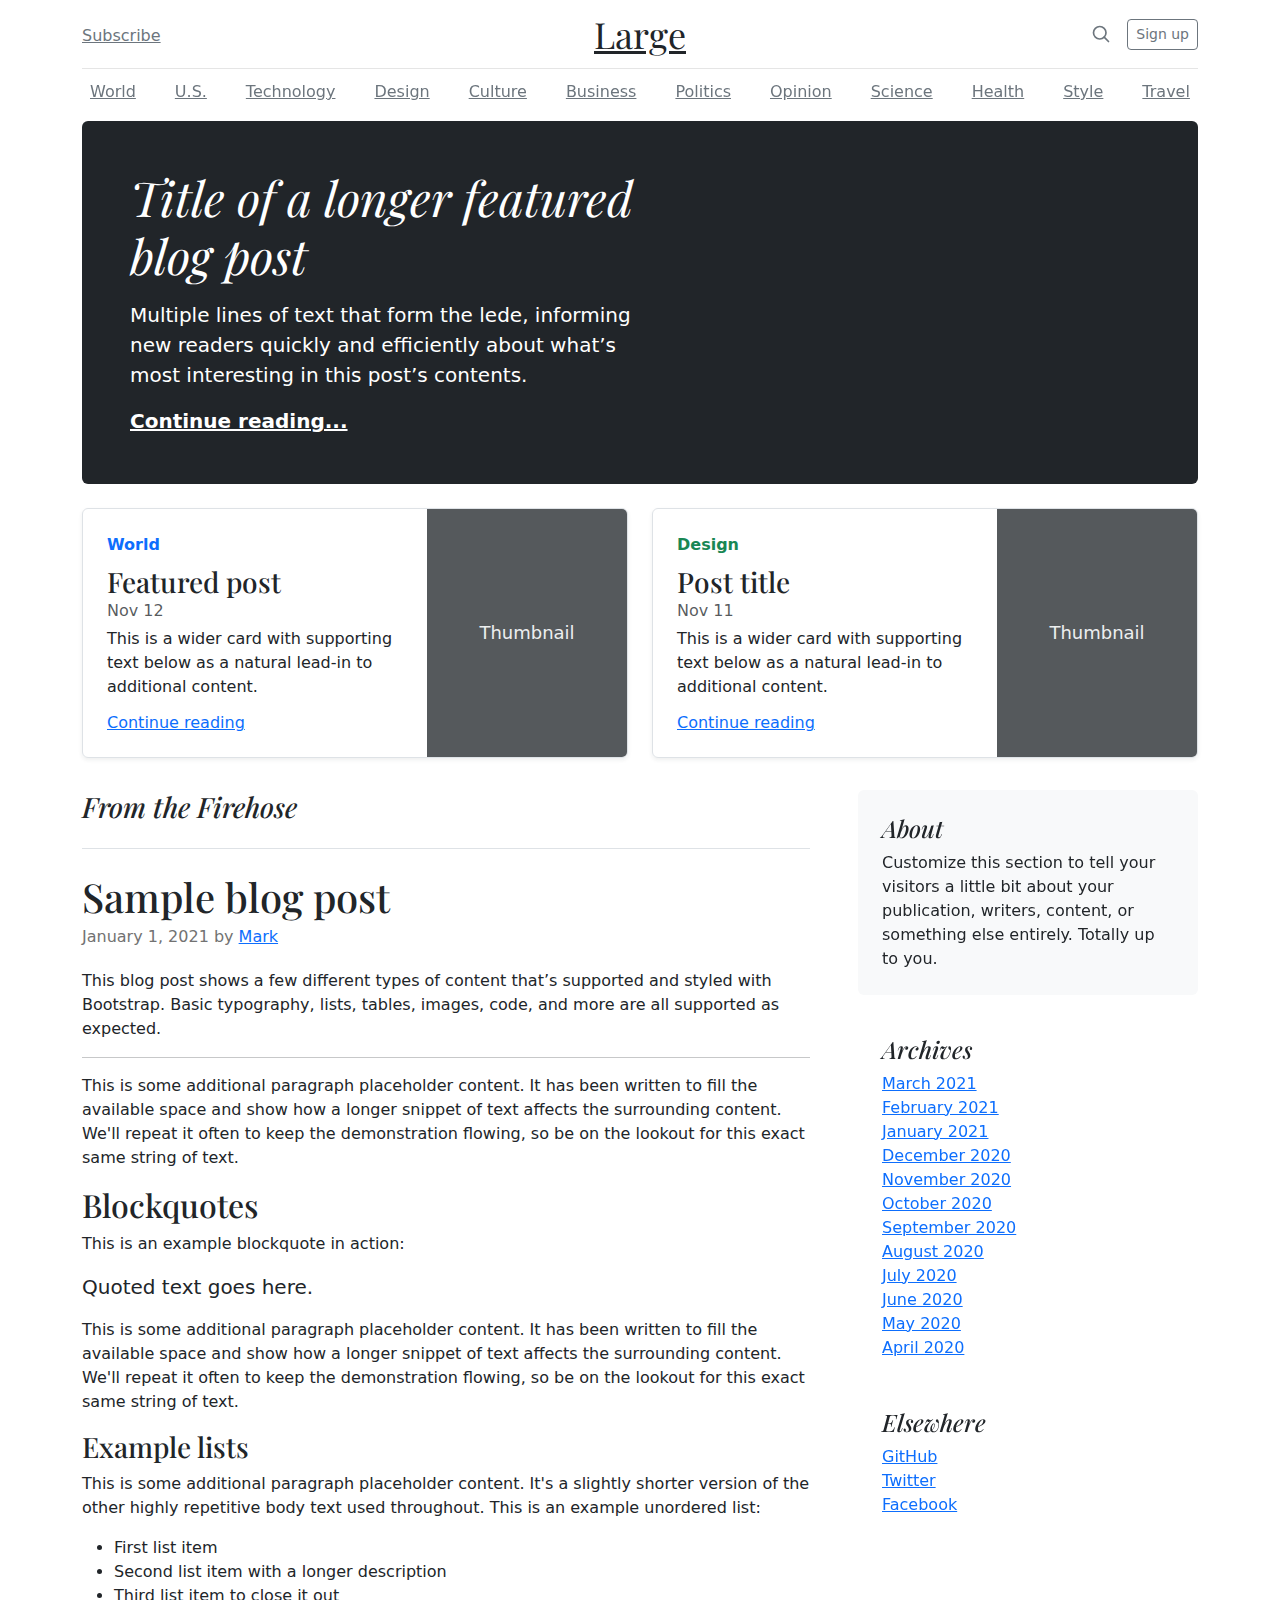
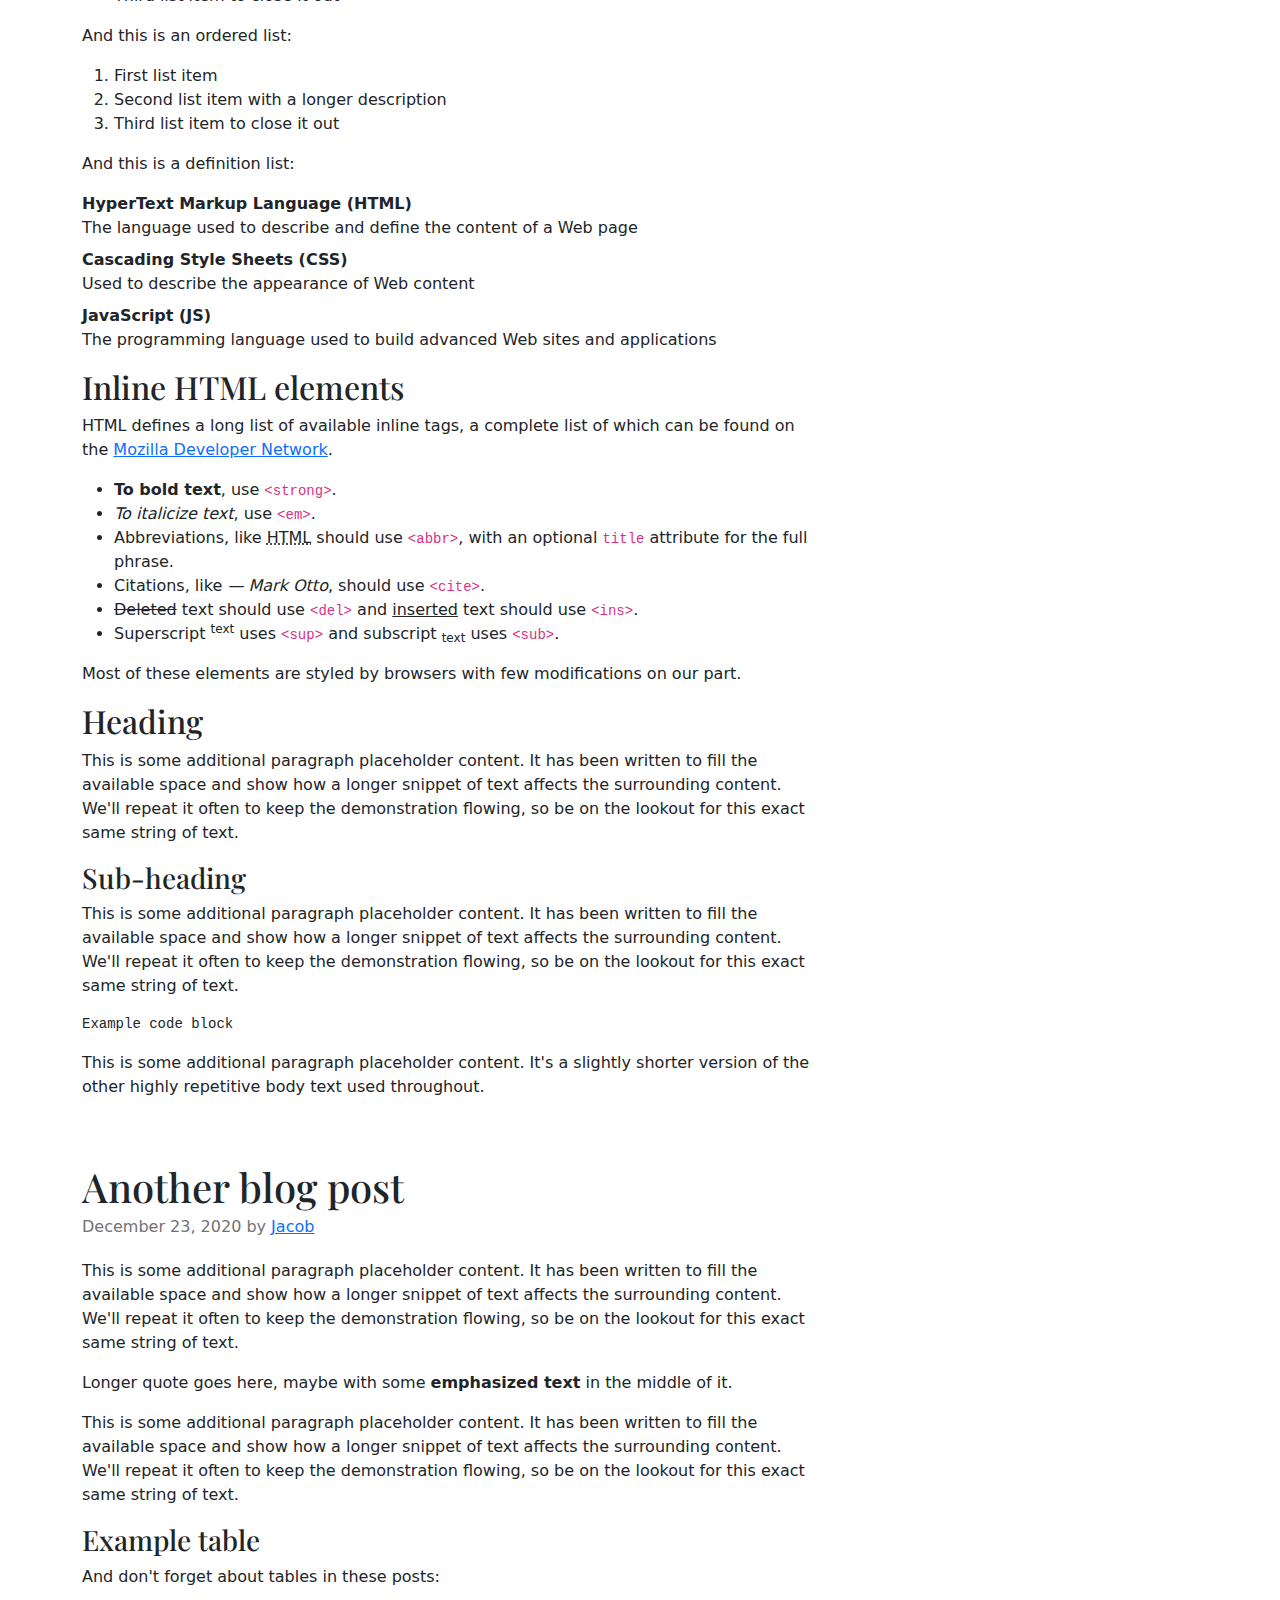
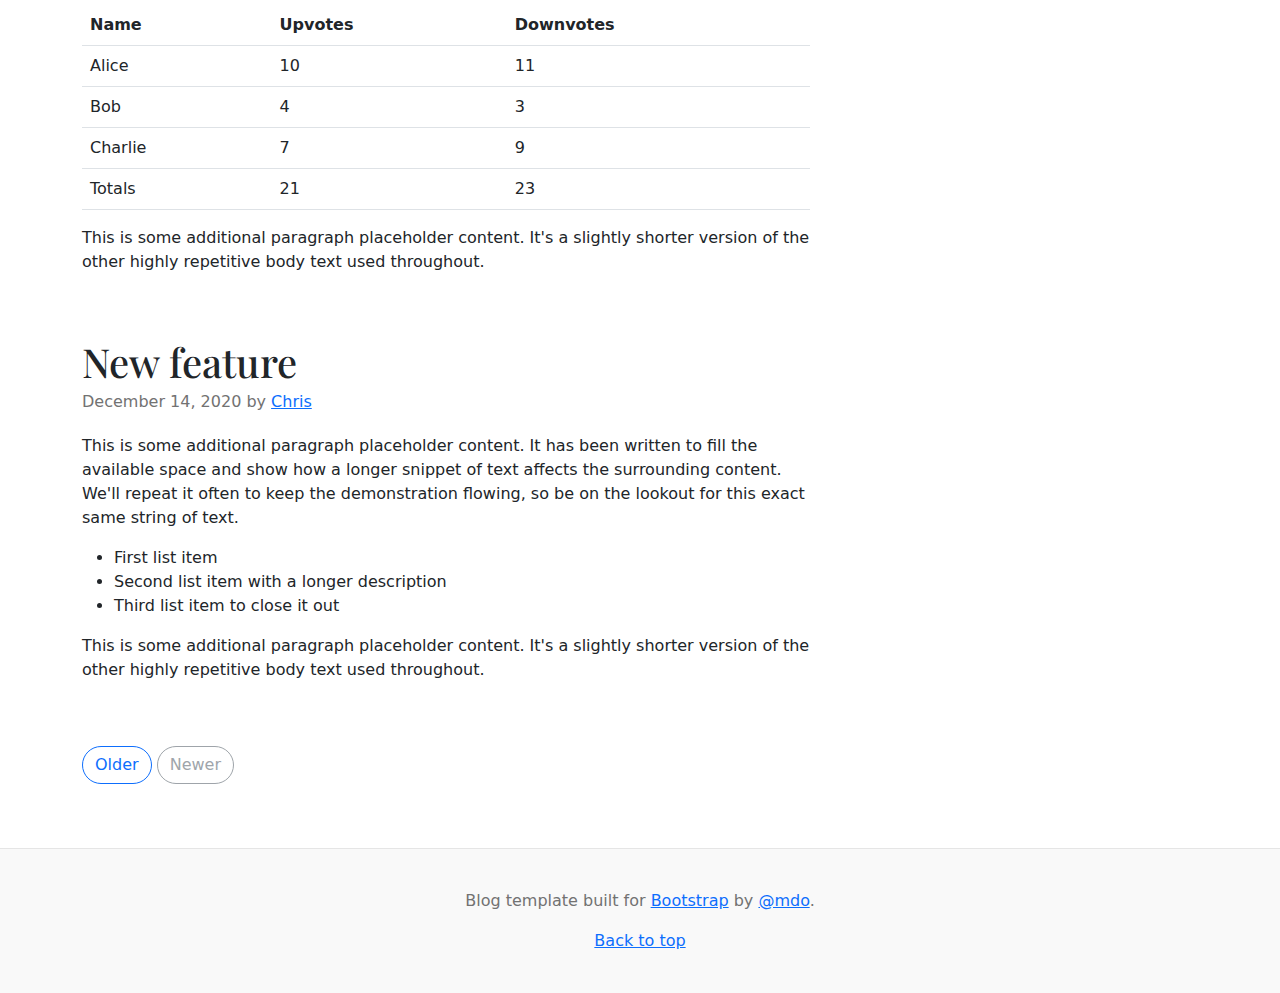
<file: styles/bootstrap-5.3.0-alpha1-examples/blog/index.html>
<!doctype html>
<html lang="en">
  <head>
    <meta charset="utf-8">
    <meta name="viewport" content="width=device-width, initial-scale=1">
    <meta name="description" content="">
    <meta name="author" content="Mark Otto, Jacob Thornton, and Bootstrap contributors">
    <meta name="generator" content="Hugo 0.108.0">
    <title>Blog Template · Bootstrap v5.3</title>

    <link rel="canonical" href="https://getbootstrap.com/docs/5.3/examples/blog/">

    

    

<link href="../assets/dist/css/bootstrap.min.css" rel="stylesheet">

    <style>
      .bd-placeholder-img {
        font-size: 1.125rem;
        text-anchor: middle;
        -webkit-user-select: none;
        -moz-user-select: none;
        user-select: none;
      }

      @media (min-width: 768px) {
        .bd-placeholder-img-lg {
          font-size: 3.5rem;
        }
      }

      .b-example-divider {
        height: 3rem;
        background-color: rgba(0, 0, 0, .1);
        border: solid rgba(0, 0, 0, .15);
        border-width: 1px 0;
        box-shadow: inset 0 .5em 1.5em rgba(0, 0, 0, .1), inset 0 .125em .5em rgba(0, 0, 0, .15);
      }

      .b-example-vr {
        flex-shrink: 0;
        width: 1.5rem;
        height: 100vh;
      }

      .bi {
        vertical-align: -.125em;
        fill: currentColor;
      }

      .nav-scroller {
        position: relative;
        z-index: 2;
        height: 2.75rem;
        overflow-y: hidden;
      }

      .nav-scroller .nav {
        display: flex;
        flex-wrap: nowrap;
        padding-bottom: 1rem;
        margin-top: -1px;
        overflow-x: auto;
        text-align: center;
        white-space: nowrap;
        -webkit-overflow-scrolling: touch;
      }
    </style>

    
    <!-- Custom styles for this template -->
    <link href="https://fonts.googleapis.com/css?family=Playfair&#43;Display:700,900&amp;display=swap" rel="stylesheet">
    <!-- Custom styles for this template -->
    <link href="blog.css" rel="stylesheet">
  </head>
  <body>
    
<div class="container">
  <header class="blog-header lh-1 py-3">
    <div class="row flex-nowrap justify-content-between align-items-center">
      <div class="col-4 pt-1">
        <a class="link-secondary" href="#">Subscribe</a>
      </div>
      <div class="col-4 text-center">
        <a class="blog-header-logo text-dark" href="#">Large</a>
      </div>
      <div class="col-4 d-flex justify-content-end align-items-center">
        <a class="link-secondary" href="#" aria-label="Search">
          <svg xmlns="http://www.w3.org/2000/svg" width="20" height="20" fill="none" stroke="currentColor" stroke-linecap="round" stroke-linejoin="round" stroke-width="2" class="mx-3" role="img" viewBox="0 0 24 24"><title>Search</title><circle cx="10.5" cy="10.5" r="7.5"/><path d="M21 21l-5.2-5.2"/></svg>
        </a>
        <a class="btn btn-sm btn-outline-secondary" href="#">Sign up</a>
      </div>
    </div>
  </header>

  <div class="nav-scroller py-1 mb-2">
    <nav class="nav d-flex justify-content-between">
      <a class="p-2 link-secondary" href="#">World</a>
      <a class="p-2 link-secondary" href="#">U.S.</a>
      <a class="p-2 link-secondary" href="#">Technology</a>
      <a class="p-2 link-secondary" href="#">Design</a>
      <a class="p-2 link-secondary" href="#">Culture</a>
      <a class="p-2 link-secondary" href="#">Business</a>
      <a class="p-2 link-secondary" href="#">Politics</a>
      <a class="p-2 link-secondary" href="#">Opinion</a>
      <a class="p-2 link-secondary" href="#">Science</a>
      <a class="p-2 link-secondary" href="#">Health</a>
      <a class="p-2 link-secondary" href="#">Style</a>
      <a class="p-2 link-secondary" href="#">Travel</a>
    </nav>
  </div>
</div>

<main class="container">
  <div class="p-4 p-md-5 mb-4 rounded text-bg-dark">
    <div class="col-md-6 px-0">
      <h1 class="display-4 fst-italic">Title of a longer featured blog post</h1>
      <p class="lead my-3">Multiple lines of text that form the lede, informing new readers quickly and efficiently about what’s most interesting in this post’s contents.</p>
      <p class="lead mb-0"><a href="#" class="text-white fw-bold">Continue reading...</a></p>
    </div>
  </div>

  <div class="row mb-2">
    <div class="col-md-6">
      <div class="row g-0 border rounded overflow-hidden flex-md-row mb-4 shadow-sm h-md-250 position-relative">
        <div class="col p-4 d-flex flex-column position-static">
          <strong class="d-inline-block mb-2 text-primary">World</strong>
          <h3 class="mb-0">Featured post</h3>
          <div class="mb-1 text-muted">Nov 12</div>
          <p class="card-text mb-auto">This is a wider card with supporting text below as a natural lead-in to additional content.</p>
          <a href="#" class="stretched-link">Continue reading</a>
        </div>
        <div class="col-auto d-none d-lg-block">
          <svg class="bd-placeholder-img" width="200" height="250" xmlns="http://www.w3.org/2000/svg" role="img" aria-label="Placeholder: Thumbnail" preserveAspectRatio="xMidYMid slice" focusable="false"><title>Placeholder</title><rect width="100%" height="100%" fill="#55595c"/><text x="50%" y="50%" fill="#eceeef" dy=".3em">Thumbnail</text></svg>
        </div>
      </div>
    </div>
    <div class="col-md-6">
      <div class="row g-0 border rounded overflow-hidden flex-md-row mb-4 shadow-sm h-md-250 position-relative">
        <div class="col p-4 d-flex flex-column position-static">
          <strong class="d-inline-block mb-2 text-success">Design</strong>
          <h3 class="mb-0">Post title</h3>
          <div class="mb-1 text-muted">Nov 11</div>
          <p class="mb-auto">This is a wider card with supporting text below as a natural lead-in to additional content.</p>
          <a href="#" class="stretched-link">Continue reading</a>
        </div>
        <div class="col-auto d-none d-lg-block">
          <svg class="bd-placeholder-img" width="200" height="250" xmlns="http://www.w3.org/2000/svg" role="img" aria-label="Placeholder: Thumbnail" preserveAspectRatio="xMidYMid slice" focusable="false"><title>Placeholder</title><rect width="100%" height="100%" fill="#55595c"/><text x="50%" y="50%" fill="#eceeef" dy=".3em">Thumbnail</text></svg>
        </div>
      </div>
    </div>
  </div>

  <div class="row g-5">
    <div class="col-md-8">
      <h3 class="pb-4 mb-4 fst-italic border-bottom">
        From the Firehose
      </h3>

      <article class="blog-post">
        <h2 class="blog-post-title mb-1">Sample blog post</h2>
        <p class="blog-post-meta">January 1, 2021 by <a href="#">Mark</a></p>

        <p>This blog post shows a few different types of content that’s supported and styled with Bootstrap. Basic typography, lists, tables, images, code, and more are all supported as expected.</p>
        <hr>
        <p>This is some additional paragraph placeholder content. It has been written to fill the available space and show how a longer snippet of text affects the surrounding content. We'll repeat it often to keep the demonstration flowing, so be on the lookout for this exact same string of text.</p>
        <h2>Blockquotes</h2>
        <p>This is an example blockquote in action:</p>
        <blockquote class="blockquote">
          <p>Quoted text goes here.</p>
        </blockquote>
        <p>This is some additional paragraph placeholder content. It has been written to fill the available space and show how a longer snippet of text affects the surrounding content. We'll repeat it often to keep the demonstration flowing, so be on the lookout for this exact same string of text.</p>
        <h3>Example lists</h3>
        <p>This is some additional paragraph placeholder content. It's a slightly shorter version of the other highly repetitive body text used throughout. This is an example unordered list:</p>
        <ul>
          <li>First list item</li>
          <li>Second list item with a longer description</li>
          <li>Third list item to close it out</li>
        </ul>
        <p>And this is an ordered list:</p>
        <ol>
          <li>First list item</li>
          <li>Second list item with a longer description</li>
          <li>Third list item to close it out</li>
        </ol>
        <p>And this is a definition list:</p>
        <dl>
          <dt>HyperText Markup Language (HTML)</dt>
          <dd>The language used to describe and define the content of a Web page</dd>
          <dt>Cascading Style Sheets (CSS)</dt>
          <dd>Used to describe the appearance of Web content</dd>
          <dt>JavaScript (JS)</dt>
          <dd>The programming language used to build advanced Web sites and applications</dd>
        </dl>
        <h2>Inline HTML elements</h2>
        <p>HTML defines a long list of available inline tags, a complete list of which can be found on the <a href="https://developer.mozilla.org/en-US/docs/Web/HTML/Element">Mozilla Developer Network</a>.</p>
        <ul>
          <li><strong>To bold text</strong>, use <code class="language-plaintext highlighter-rouge">&lt;strong&gt;</code>.</li>
          <li><em>To italicize text</em>, use <code class="language-plaintext highlighter-rouge">&lt;em&gt;</code>.</li>
          <li>Abbreviations, like <abbr title="HyperText Markup Language">HTML</abbr> should use <code class="language-plaintext highlighter-rouge">&lt;abbr&gt;</code>, with an optional <code class="language-plaintext highlighter-rouge">title</code> attribute for the full phrase.</li>
          <li>Citations, like <cite>— Mark Otto</cite>, should use <code class="language-plaintext highlighter-rouge">&lt;cite&gt;</code>.</li>
          <li><del>Deleted</del> text should use <code class="language-plaintext highlighter-rouge">&lt;del&gt;</code> and <ins>inserted</ins> text should use <code class="language-plaintext highlighter-rouge">&lt;ins&gt;</code>.</li>
          <li>Superscript <sup>text</sup> uses <code class="language-plaintext highlighter-rouge">&lt;sup&gt;</code> and subscript <sub>text</sub> uses <code class="language-plaintext highlighter-rouge">&lt;sub&gt;</code>.</li>
        </ul>
        <p>Most of these elements are styled by browsers with few modifications on our part.</p>
        <h2>Heading</h2>
        <p>This is some additional paragraph placeholder content. It has been written to fill the available space and show how a longer snippet of text affects the surrounding content. We'll repeat it often to keep the demonstration flowing, so be on the lookout for this exact same string of text.</p>
        <h3>Sub-heading</h3>
        <p>This is some additional paragraph placeholder content. It has been written to fill the available space and show how a longer snippet of text affects the surrounding content. We'll repeat it often to keep the demonstration flowing, so be on the lookout for this exact same string of text.</p>
        <pre><code>Example code block</code></pre>
        <p>This is some additional paragraph placeholder content. It's a slightly shorter version of the other highly repetitive body text used throughout.</p>
      </article>

      <article class="blog-post">
        <h2 class="blog-post-title mb-1">Another blog post</h2>
        <p class="blog-post-meta">December 23, 2020 by <a href="#">Jacob</a></p>

        <p>This is some additional paragraph placeholder content. It has been written to fill the available space and show how a longer snippet of text affects the surrounding content. We'll repeat it often to keep the demonstration flowing, so be on the lookout for this exact same string of text.</p>
        <blockquote>
          <p>Longer quote goes here, maybe with some <strong>emphasized text</strong> in the middle of it.</p>
        </blockquote>
        <p>This is some additional paragraph placeholder content. It has been written to fill the available space and show how a longer snippet of text affects the surrounding content. We'll repeat it often to keep the demonstration flowing, so be on the lookout for this exact same string of text.</p>
        <h3>Example table</h3>
        <p>And don't forget about tables in these posts:</p>
        <table class="table">
          <thead>
            <tr>
              <th>Name</th>
              <th>Upvotes</th>
              <th>Downvotes</th>
            </tr>
          </thead>
          <tbody>
            <tr>
              <td>Alice</td>
              <td>10</td>
              <td>11</td>
            </tr>
            <tr>
              <td>Bob</td>
              <td>4</td>
              <td>3</td>
            </tr>
            <tr>
              <td>Charlie</td>
              <td>7</td>
              <td>9</td>
            </tr>
          </tbody>
          <tfoot>
            <tr>
              <td>Totals</td>
              <td>21</td>
              <td>23</td>
            </tr>
          </tfoot>
        </table>

        <p>This is some additional paragraph placeholder content. It's a slightly shorter version of the other highly repetitive body text used throughout.</p>
      </article>

      <article class="blog-post">
        <h2 class="blog-post-title mb-1">New feature</h2>
        <p class="blog-post-meta">December 14, 2020 by <a href="#">Chris</a></p>

        <p>This is some additional paragraph placeholder content. It has been written to fill the available space and show how a longer snippet of text affects the surrounding content. We'll repeat it often to keep the demonstration flowing, so be on the lookout for this exact same string of text.</p>
        <ul>
          <li>First list item</li>
          <li>Second list item with a longer description</li>
          <li>Third list item to close it out</li>
        </ul>
        <p>This is some additional paragraph placeholder content. It's a slightly shorter version of the other highly repetitive body text used throughout.</p>
      </article>

      <nav class="blog-pagination" aria-label="Pagination">
        <a class="btn btn-outline-primary rounded-pill" href="#">Older</a>
        <a class="btn btn-outline-secondary rounded-pill disabled">Newer</a>
      </nav>

    </div>

    <div class="col-md-4">
      <div class="position-sticky" style="top: 2rem;">
        <div class="p-4 mb-3 bg-light rounded">
          <h4 class="fst-italic">About</h4>
          <p class="mb-0">Customize this section to tell your visitors a little bit about your publication, writers, content, or something else entirely. Totally up to you.</p>
        </div>

        <div class="p-4">
          <h4 class="fst-italic">Archives</h4>
          <ol class="list-unstyled mb-0">
            <li><a href="#">March 2021</a></li>
            <li><a href="#">February 2021</a></li>
            <li><a href="#">January 2021</a></li>
            <li><a href="#">December 2020</a></li>
            <li><a href="#">November 2020</a></li>
            <li><a href="#">October 2020</a></li>
            <li><a href="#">September 2020</a></li>
            <li><a href="#">August 2020</a></li>
            <li><a href="#">July 2020</a></li>
            <li><a href="#">June 2020</a></li>
            <li><a href="#">May 2020</a></li>
            <li><a href="#">April 2020</a></li>
          </ol>
        </div>

        <div class="p-4">
          <h4 class="fst-italic">Elsewhere</h4>
          <ol class="list-unstyled">
            <li><a href="#">GitHub</a></li>
            <li><a href="#">Twitter</a></li>
            <li><a href="#">Facebook</a></li>
          </ol>
        </div>
      </div>
    </div>
  </div>

</main>

<footer class="blog-footer">
  <p>Blog template built for <a href="https://getbootstrap.com/">Bootstrap</a> by <a href="https://twitter.com/mdo">@mdo</a>.</p>
  <p>
    <a href="#">Back to top</a>
  </p>
</footer>


    
  </body>
</html>
</file>
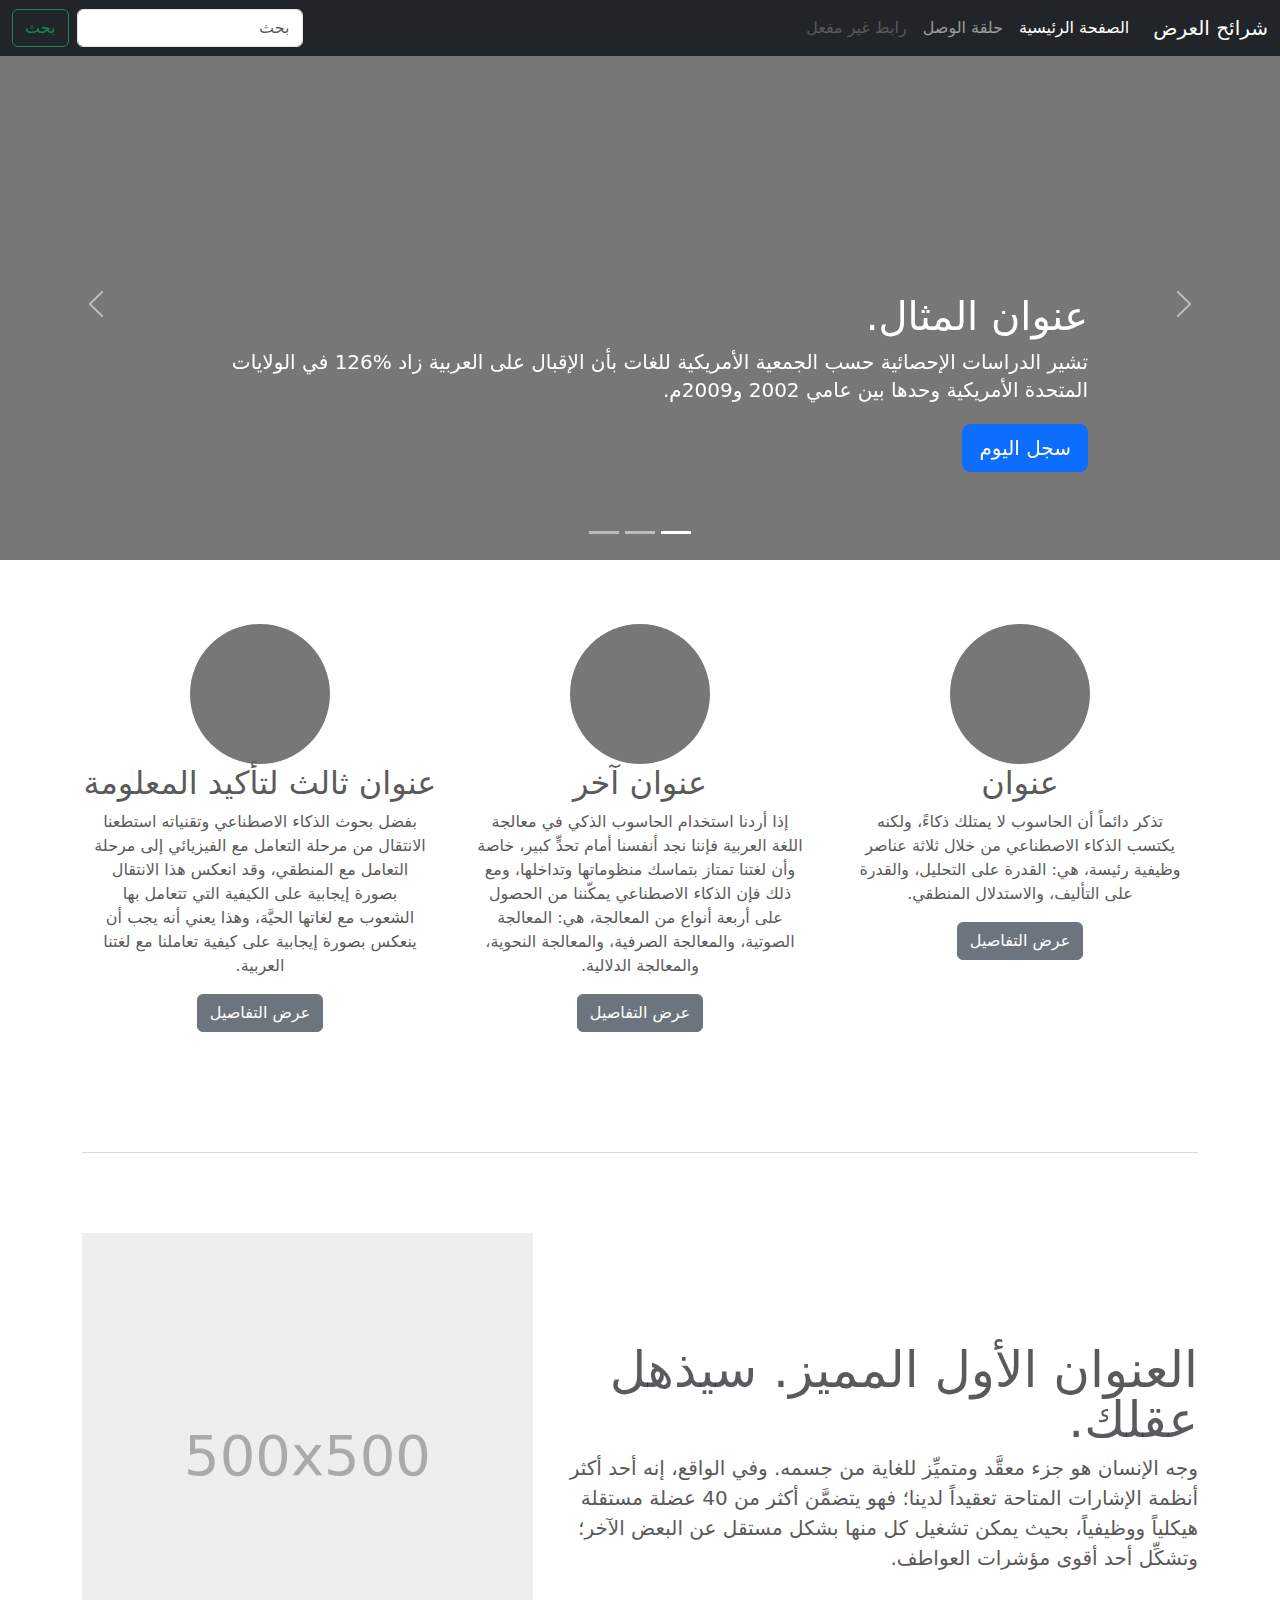
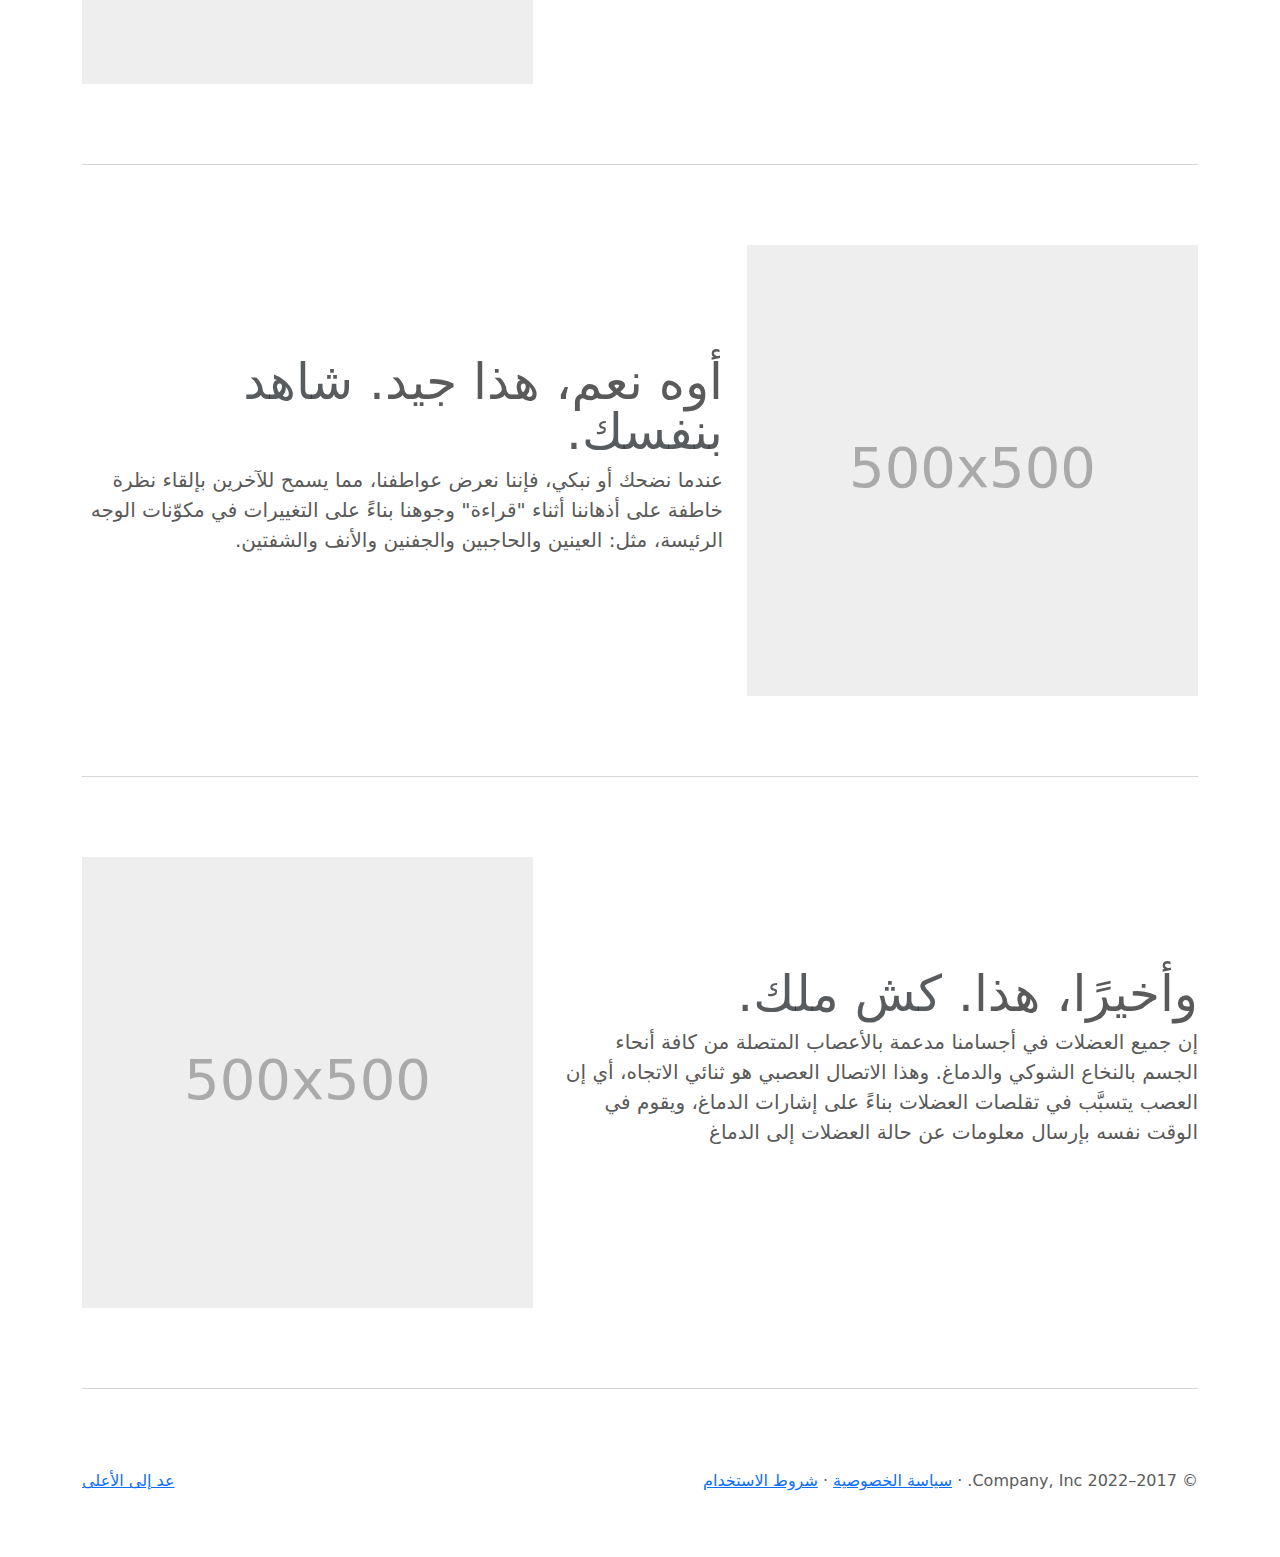
<file: styles/bootstrap-5.3.0-alpha1-examples/carousel-rtl/index.html>
<!doctype html>
<html lang="ar" dir="rtl">
  <head>
    <meta charset="utf-8">
    <meta name="viewport" content="width=device-width, initial-scale=1">
    <meta name="description" content="">
    <meta name="author" content="Mark Otto, Jacob Thornton, and Bootstrap contributors">
    <meta name="generator" content="Hugo 0.108.0">
    <title>قالب  شرائح العرض · Bootstrap v5.3</title>

    <link rel="canonical" href="https://getbootstrap.com/docs/5.3/examples/carousel-rtl/">

    

    

<link href="../assets/dist/css/bootstrap.rtl.min.css" rel="stylesheet">

    <style>
      .bd-placeholder-img {
        font-size: 1.125rem;
        text-anchor: middle;
        -webkit-user-select: none;
        -moz-user-select: none;
        user-select: none;
      }

      @media (min-width: 768px) {
        .bd-placeholder-img-lg {
          font-size: 3.5rem;
        }
      }

      .b-example-divider {
        height: 3rem;
        background-color: rgba(0, 0, 0, .1);
        border: solid rgba(0, 0, 0, .15);
        border-width: 1px 0;
        box-shadow: inset 0 .5em 1.5em rgba(0, 0, 0, .1), inset 0 .125em .5em rgba(0, 0, 0, .15);
      }

      .b-example-vr {
        flex-shrink: 0;
        width: 1.5rem;
        height: 100vh;
      }

      .bi {
        vertical-align: -.125em;
        fill: currentColor;
      }

      .nav-scroller {
        position: relative;
        z-index: 2;
        height: 2.75rem;
        overflow-y: hidden;
      }

      .nav-scroller .nav {
        display: flex;
        flex-wrap: nowrap;
        padding-bottom: 1rem;
        margin-top: -1px;
        overflow-x: auto;
        text-align: center;
        white-space: nowrap;
        -webkit-overflow-scrolling: touch;
      }
    </style>

    
    <!-- Custom styles for this template -->
    <link href="../carousel/carousel.rtl.css" rel="stylesheet">
  </head>
  <body>
    
<header>
  <nav class="navbar navbar-expand-md navbar-dark fixed-top bg-dark">
    <div class="container-fluid">
      <a class="navbar-brand" href="#">شرائح العرض</a>
      <button class="navbar-toggler" type="button" data-bs-toggle="collapse" data-bs-target="#navbarCollapse" aria-controls="navbarCollapse" aria-expanded="false" aria-label="تبديل التنقل">
        <span class="navbar-toggler-icon"></span>
      </button>
      <div class="collapse navbar-collapse" id="navbarCollapse">
        <ul class="navbar-nav me-auto mb-2 mb-md-0">
          <li class="nav-item">
            <a class="nav-link active" aria-current="page" href="#">الصفحة الرئيسية</a>
          </li>
          <li class="nav-item">
            <a class="nav-link" href="#">حلقة الوصل</a>
          </li>
          <li class="nav-item">
            <a class="nav-link disabled">رابط غير مفعل</a>
          </li>
        </ul>
        <form class="d-flex" role="search">
          <input class="form-control me-2" type="search" placeholder="بحث" aria-label="بحث">
          <button class="btn btn-outline-success" type="submit">بحث</button>
        </form>
      </div>
    </div>
  </nav>
</header>

<main>

  <div id="myCarousel" class="carousel slide" data-bs-ride="carousel">
    <div class="carousel-indicators">
      <button type="button" data-bs-target="#myCarousel" data-bs-slide-to="0" class="active" aria-current="true" aria-label="Slide 1"></button>
      <button type="button" data-bs-target="#myCarousel" data-bs-slide-to="1" aria-label="Slide 2"></button>
      <button type="button" data-bs-target="#myCarousel" data-bs-slide-to="2" aria-label="Slide 3"></button>
    </div>
    <div class="carousel-inner">
      <div class="carousel-item active">
        <svg class="bd-placeholder-img" width="100%" height="100%" xmlns="http://www.w3.org/2000/svg" aria-hidden="true" preserveAspectRatio="xMidYMid slice" focusable="false"><rect width="100%" height="100%" fill="#777"/></svg>
        <div class="container">
          <div class="carousel-caption text-start">
            <h1>عنوان المثال.</h1>
            <p>تشير الدراسات الإحصائية حسب الجمعية الأمريكية للغات بأن الإقبال على العربية زاد %126 في الولايات المتحدة الأمريكية وحدها بين عامي 2002 و2009م.</p>
            <p><a class="btn btn-lg btn-primary" href="#">سجل اليوم</a></p>
          </div>
        </div>
      </div>
      <div class="carousel-item">
        <svg class="bd-placeholder-img" width="100%" height="100%" xmlns="http://www.w3.org/2000/svg" aria-hidden="true" preserveAspectRatio="xMidYMid slice" focusable="false"><rect width="100%" height="100%" fill="#777"/></svg>
        <div class="container">
          <div class="carousel-caption">
            <h1>عنوان مثال آخر.</h1>
            <p>حسب المجلس الثقافي البريطاني فإن تعليم الإنجليزية داخل بريطانيا يسهم في تعزيز اقتصادها بما يتجاوز ملياري جنيه سنوياً، كما أنه وفر أكثر من 26 ألف وظيفة.</p>
            <p><a class="btn btn-lg btn-primary" href="#">أعرف أكثر</a></p>
          </div>
        </div>
      </div>
      <div class="carousel-item">
        <svg class="bd-placeholder-img" width="100%" height="100%" xmlns="http://www.w3.org/2000/svg" aria-hidden="true" preserveAspectRatio="xMidYMid slice" focusable="false"><rect width="100%" height="100%" fill="#777"/></svg>
        <div class="container">
          <div class="carousel-caption text-end">
            <h1>واحد أكثر لقياس جيد.</h1>
            <p>الإحصاءات لحجم الاستثمار اللغوي خارج بريطانيا تتفاوت من سنة لأخرى إلا أن المدير التنفيذي للمجلس الثقافي البريطاني إدي بايرز يرى أن استثمار تعليم الإنجليزية في الخارج لا يحسب على المستوى المالي فحسب بل على المستوى السياسي أيضاً.</p>
            <p><a class="btn btn-lg btn-primary" href="#">تصفح المعرض</a></p>
          </div>
        </div>
      </div>
    </div>
    <button class="carousel-control-prev" type="button" data-bs-target="#myCarousel" data-bs-slide="prev">
      <span class="carousel-control-prev-icon" aria-hidden="true"></span>
      <span class="visually-hidden">السابق</span>
    </button>
    <button class="carousel-control-next" type="button" data-bs-target="#myCarousel" data-bs-slide="next">
      <span class="carousel-control-next-icon" aria-hidden="true"></span>
      <span class="visually-hidden">التالي</span>
    </button>
  </div>


  <!-- Marketing messaging and featurettes
  ================================================== -->
  <!-- Wrap the rest of the page in another container to center all the content. -->

  <div class="container marketing">

    <!-- Three columns of text below the carousel -->
    <div class="row">
      <div class="col-lg-4">
        <svg class="bd-placeholder-img rounded-circle" width="140" height="140" xmlns="http://www.w3.org/2000/svg" role="img" aria-label="Placeholder: 140x140" preserveAspectRatio="xMidYMid slice" focusable="false"><title>Placeholder</title><rect width="100%" height="100%" fill="#777"/><text x="50%" y="50%" fill="#777" dy=".3em">140x140</text></svg>
        <h2 class="fw-normal">عنوان</h2>
        <p>تذكر دائماً أن الحاسوب لا يمتلك ذكاءً، ولكنه يكتسب الذكاء الاصطناعي من خلال ثلاثة عناصر وظيفية رئيسة، هي: القدرة على التحليل، والقدرة على التأليف، والاستدلال المنطقي.</p>
        <p><a class="btn btn-secondary" href="#">عرض التفاصيل</a></p>
      </div><!-- /.col-lg-4 -->
      <div class="col-lg-4">
        <svg class="bd-placeholder-img rounded-circle" width="140" height="140" xmlns="http://www.w3.org/2000/svg" role="img" aria-label="Placeholder: 140x140" preserveAspectRatio="xMidYMid slice" focusable="false"><title>Placeholder</title><rect width="100%" height="100%" fill="#777"/><text x="50%" y="50%" fill="#777" dy=".3em">140x140</text></svg>
        <h2 class="fw-normal">عنوان آخر</h2>
        <p>إذا أردنا استخدام الحاسوب الذكي في معالجة اللغة العربية فإننا نجد أنفسنا أمام تحدٍّ كبير، خاصة وأن لغتنا تمتاز بتماسك منظوماتها وتداخلها، ومع ذلك فإن الذكاء الاصطناعي يمكّننا من الحصول على أربعة أنواع من المعالجة، هي: المعالجة الصوتية، والمعالجة الصرفية، والمعالجة النحوية، والمعالجة الدلالية.</p>
        <p><a class="btn btn-secondary" href="#">عرض التفاصيل</a></p>
      </div><!-- /.col-lg-4 -->
      <div class="col-lg-4">
        <svg class="bd-placeholder-img rounded-circle" width="140" height="140" xmlns="http://www.w3.org/2000/svg" role="img" aria-label="Placeholder: 140x140" preserveAspectRatio="xMidYMid slice" focusable="false"><title>Placeholder</title><rect width="100%" height="100%" fill="#777"/><text x="50%" y="50%" fill="#777" dy=".3em">140x140</text></svg>
        <h2 class="fw-normal">عنوان ثالث لتأكيد المعلومة</h2>
        <p>بفضل بحوث الذكاء الاصطناعي وتقنياته استطعنا الانتقال من مرحلة التعامل مع الفيزيائي إلى مرحلة التعامل مع المنطقي، وقد انعكس هذا الانتقال بصورة إيجابية على الكيفية التي تتعامل بها الشعوب مع لغاتها الحيَّة، وهذا يعني أنه يجب أن ينعكس بصورة إيجابية على كيفية تعاملنا مع لغتنا العربية.</p>
        <p><a class="btn btn-secondary" href="#">عرض التفاصيل</a></p>
      </div><!-- /.col-lg-4 -->
    </div><!-- /.row -->


    <!-- START THE FEATURETTES -->

    <hr class="featurette-divider">

    <div class="row featurette">
      <div class="col-md-7">
        <h2 class="featurette-heading fw-normal lh-1">العنوان الأول المميز. <span class="text-muted"> سيذهل عقلك. </span></h2>
        <p class="lead">وجه الإنسان هو جزء معقَّد ومتميِّز للغاية من جسمه. وفي الواقع، إنه أحد أكثر أنظمة الإشارات المتاحة تعقيداً لدينا؛ فهو يتضمَّن أكثر من 40 عضلة مستقلة هيكلياً ووظيفياً، بحيث يمكن تشغيل كل منها بشكل مستقل عن البعض الآخر؛ وتشكِّل أحد أقوى مؤشرات العواطف.</p>
      </div>
      <div class="col-md-5">
        <svg class="bd-placeholder-img bd-placeholder-img-lg featurette-image img-fluid mx-auto" width="500" height="500" xmlns="http://www.w3.org/2000/svg" role="img" aria-label="Placeholder: 500x500" preserveAspectRatio="xMidYMid slice" focusable="false"><title>Placeholder</title><rect width="100%" height="100%" fill="#eee"/><text x="50%" y="50%" fill="#aaa" dy=".3em">500x500</text></svg>
      </div>
    </div>

    <hr class="featurette-divider">

    <div class="row featurette">
      <div class="col-md-7 order-md-2">
        <h2 class="featurette-heading fw-normal lh-1">أوه نعم، هذا جيد. <span class="text-muted"> شاهد بنفسك. </span></h2>
        <p class="lead">عندما نضحك أو نبكي، فإننا نعرض عواطفنا، مما يسمح للآخرين بإلقاء نظرة خاطفة على أذهاننا أثناء "قراءة" وجوهنا بناءً على التغييرات في مكوّنات الوجه الرئيسة، مثل: العينين والحاجبين والجفنين والأنف والشفتين.</p>
      </div>
      <div class="col-md-5 order-md-1">
        <svg class="bd-placeholder-img bd-placeholder-img-lg featurette-image img-fluid mx-auto" width="500" height="500" xmlns="http://www.w3.org/2000/svg" role="img" aria-label="Placeholder: 500x500" preserveAspectRatio="xMidYMid slice" focusable="false"><title>Placeholder</title><rect width="100%" height="100%" fill="#eee"/><text x="50%" y="50%" fill="#aaa" dy=".3em">500x500</text></svg>
      </div>
    </div>

    <hr class="featurette-divider">

    <div class="row featurette">
      <div class="col-md-7">
        <h2 class="featurette-heading fw-normal lh-1">وأخيرًا، هذا. <span class="text-muted"> كش ملك. </span></h2>
        <p class="lead">إن جميع العضلات في أجسامنا مدعمة بالأعصاب المتصلة من كافة أنحاء الجسم بالنخاع الشوكي والدماغ. وهذا الاتصال العصبي هو ثنائي الاتجاه، أي إن العصب يتسبَّب في تقلصات العضلات بناءً على إشارات الدماغ، ويقوم في الوقت نفسه بإرسال معلومات عن حالة العضلات إلى الدماغ</p>
      </div>
      <div class="col-md-5">
        <svg class="bd-placeholder-img bd-placeholder-img-lg featurette-image img-fluid mx-auto" width="500" height="500" xmlns="http://www.w3.org/2000/svg" role="img" aria-label="Placeholder: 500x500" preserveAspectRatio="xMidYMid slice" focusable="false"><title>Placeholder</title><rect width="100%" height="100%" fill="#eee"/><text x="50%" y="50%" fill="#aaa" dy=".3em">500x500</text></svg>
      </div>
    </div>

    <hr class="featurette-divider">

    <!-- /END THE FEATURETTES -->

  </div><!-- /.container -->


  <!-- FOOTER -->
  <footer class="container">
    <p class="float-end"><a href="#">عد إلى الأعلى</a></p>
    <p>&copy; 2017–2022 Company, Inc. &middot; <a href="#">سياسة الخصوصية</a> &middot; <a href="#">شروط الاستخدام</a></p>
  </footer>
</main>


    <script src="../assets/dist/js/bootstrap.bundle.min.js"></script>

      
  </body>
</html>
</file>
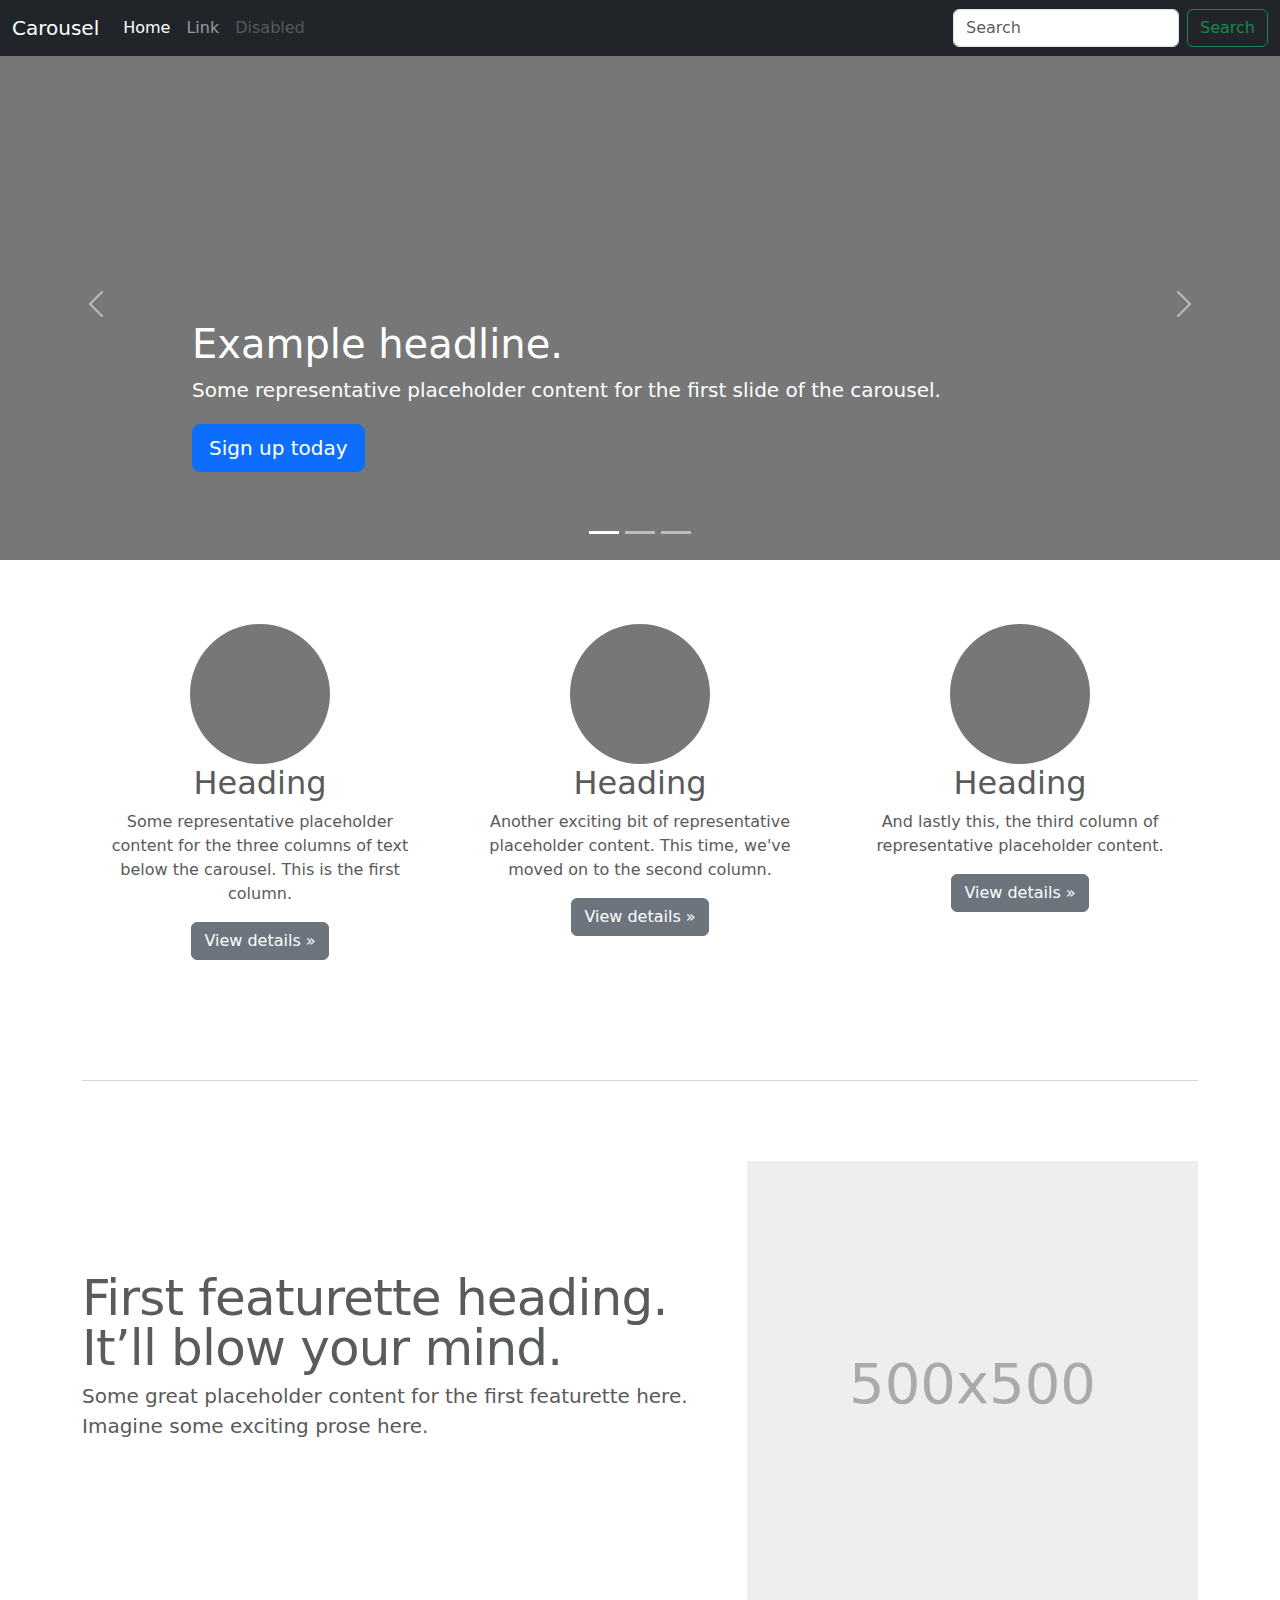
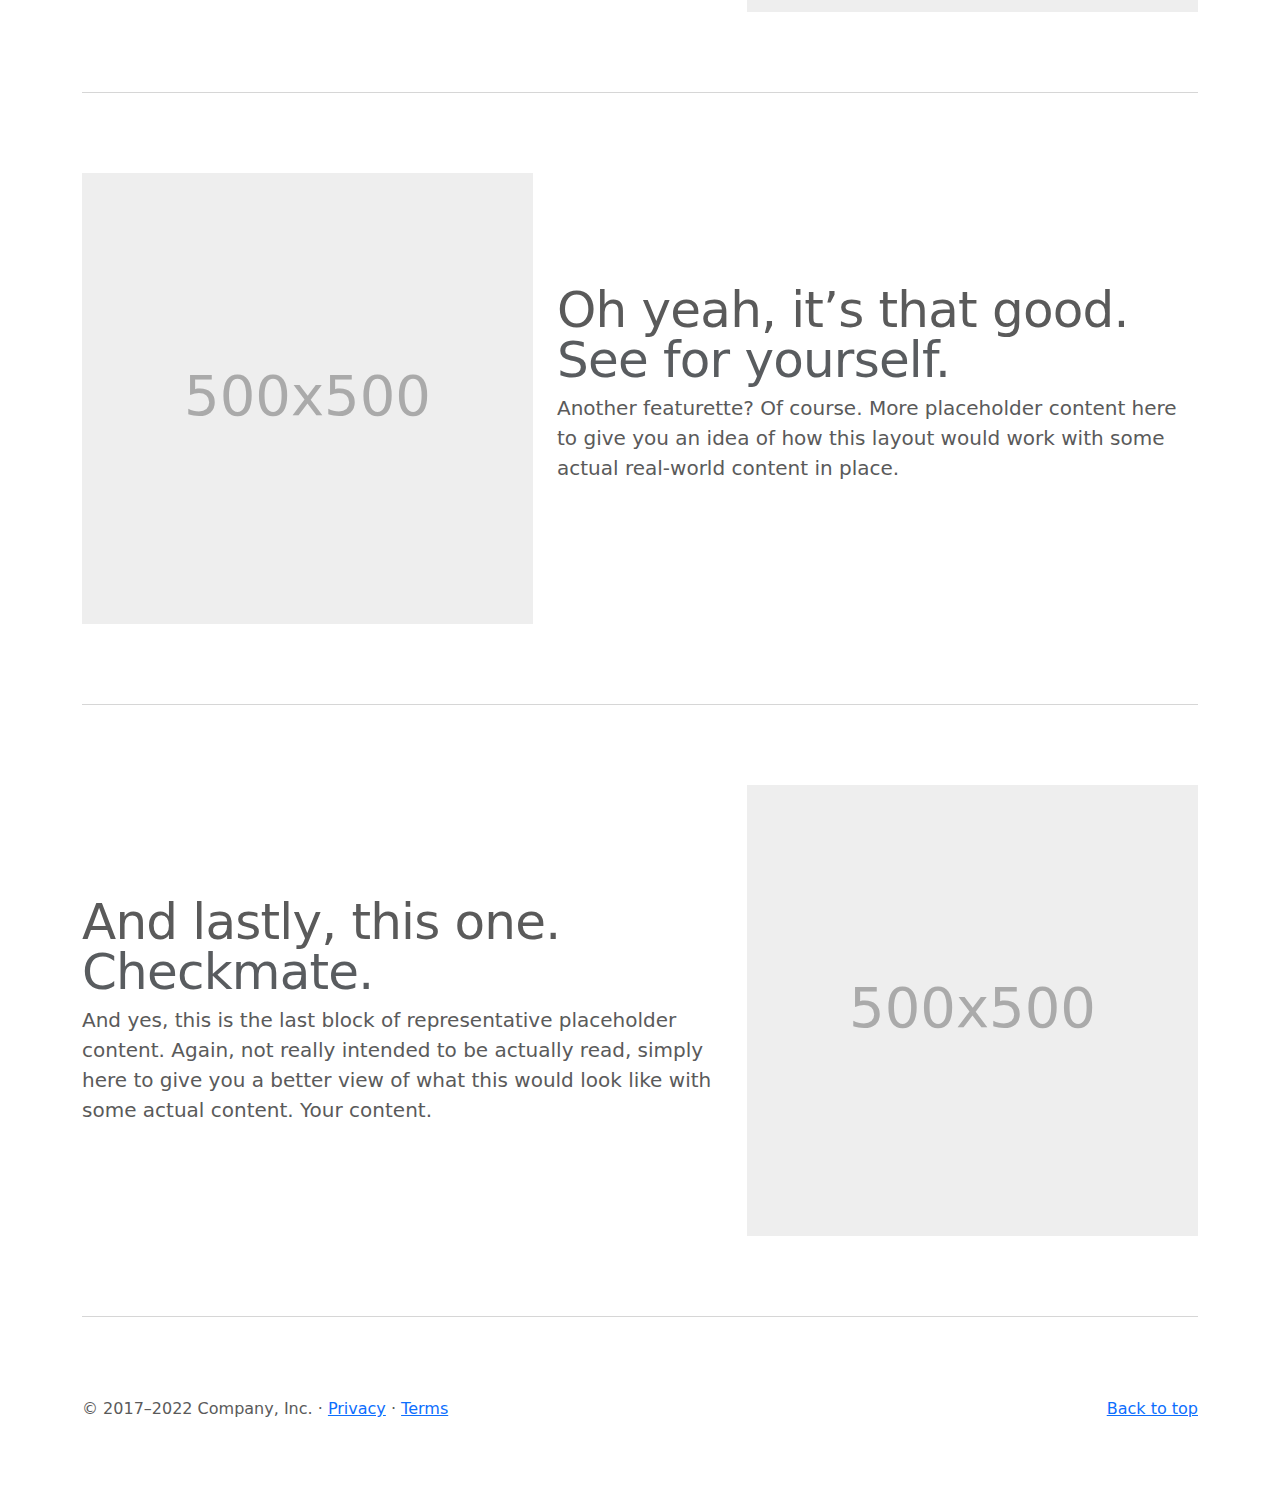
<file: styles/bootstrap-5.3.0-alpha1-examples/carousel/index.html>
<!doctype html>
<html lang="en">
  <head>
    <meta charset="utf-8">
    <meta name="viewport" content="width=device-width, initial-scale=1">
    <meta name="description" content="">
    <meta name="author" content="Mark Otto, Jacob Thornton, and Bootstrap contributors">
    <meta name="generator" content="Hugo 0.108.0">
    <title>Carousel Template · Bootstrap v5.3</title>

    <link rel="canonical" href="https://getbootstrap.com/docs/5.3/examples/carousel/">

    

    

<link href="../assets/dist/css/bootstrap.min.css" rel="stylesheet">

    <style>
      .bd-placeholder-img {
        font-size: 1.125rem;
        text-anchor: middle;
        -webkit-user-select: none;
        -moz-user-select: none;
        user-select: none;
      }

      @media (min-width: 768px) {
        .bd-placeholder-img-lg {
          font-size: 3.5rem;
        }
      }

      .b-example-divider {
        height: 3rem;
        background-color: rgba(0, 0, 0, .1);
        border: solid rgba(0, 0, 0, .15);
        border-width: 1px 0;
        box-shadow: inset 0 .5em 1.5em rgba(0, 0, 0, .1), inset 0 .125em .5em rgba(0, 0, 0, .15);
      }

      .b-example-vr {
        flex-shrink: 0;
        width: 1.5rem;
        height: 100vh;
      }

      .bi {
        vertical-align: -.125em;
        fill: currentColor;
      }

      .nav-scroller {
        position: relative;
        z-index: 2;
        height: 2.75rem;
        overflow-y: hidden;
      }

      .nav-scroller .nav {
        display: flex;
        flex-wrap: nowrap;
        padding-bottom: 1rem;
        margin-top: -1px;
        overflow-x: auto;
        text-align: center;
        white-space: nowrap;
        -webkit-overflow-scrolling: touch;
      }
    </style>

    
    <!-- Custom styles for this template -->
    <link href="carousel.css" rel="stylesheet">
  </head>
  <body>
    
<header>
  <nav class="navbar navbar-expand-md navbar-dark fixed-top bg-dark">
    <div class="container-fluid">
      <a class="navbar-brand" href="#">Carousel</a>
      <button class="navbar-toggler" type="button" data-bs-toggle="collapse" data-bs-target="#navbarCollapse" aria-controls="navbarCollapse" aria-expanded="false" aria-label="Toggle navigation">
        <span class="navbar-toggler-icon"></span>
      </button>
      <div class="collapse navbar-collapse" id="navbarCollapse">
        <ul class="navbar-nav me-auto mb-2 mb-md-0">
          <li class="nav-item">
            <a class="nav-link active" aria-current="page" href="#">Home</a>
          </li>
          <li class="nav-item">
            <a class="nav-link" href="#">Link</a>
          </li>
          <li class="nav-item">
            <a class="nav-link disabled">Disabled</a>
          </li>
        </ul>
        <form class="d-flex" role="search">
          <input class="form-control me-2" type="search" placeholder="Search" aria-label="Search">
          <button class="btn btn-outline-success" type="submit">Search</button>
        </form>
      </div>
    </div>
  </nav>
</header>

<main>

  <div id="myCarousel" class="carousel slide" data-bs-ride="carousel">
    <div class="carousel-indicators">
      <button type="button" data-bs-target="#myCarousel" data-bs-slide-to="0" class="active" aria-current="true" aria-label="Slide 1"></button>
      <button type="button" data-bs-target="#myCarousel" data-bs-slide-to="1" aria-label="Slide 2"></button>
      <button type="button" data-bs-target="#myCarousel" data-bs-slide-to="2" aria-label="Slide 3"></button>
    </div>
    <div class="carousel-inner">
      <div class="carousel-item active">
        <svg class="bd-placeholder-img" width="100%" height="100%" xmlns="http://www.w3.org/2000/svg" aria-hidden="true" preserveAspectRatio="xMidYMid slice" focusable="false"><rect width="100%" height="100%" fill="#777"/></svg>
        <div class="container">
          <div class="carousel-caption text-start">
            <h1>Example headline.</h1>
            <p>Some representative placeholder content for the first slide of the carousel.</p>
            <p><a class="btn btn-lg btn-primary" href="#">Sign up today</a></p>
          </div>
        </div>
      </div>
      <div class="carousel-item">
        <svg class="bd-placeholder-img" width="100%" height="100%" xmlns="http://www.w3.org/2000/svg" aria-hidden="true" preserveAspectRatio="xMidYMid slice" focusable="false"><rect width="100%" height="100%" fill="#777"/></svg>
        <div class="container">
          <div class="carousel-caption">
            <h1>Another example headline.</h1>
            <p>Some representative placeholder content for the second slide of the carousel.</p>
            <p><a class="btn btn-lg btn-primary" href="#">Learn more</a></p>
          </div>
        </div>
      </div>
      <div class="carousel-item">
        <svg class="bd-placeholder-img" width="100%" height="100%" xmlns="http://www.w3.org/2000/svg" aria-hidden="true" preserveAspectRatio="xMidYMid slice" focusable="false"><rect width="100%" height="100%" fill="#777"/></svg>
        <div class="container">
          <div class="carousel-caption text-end">
            <h1>One more for good measure.</h1>
            <p>Some representative placeholder content for the third slide of this carousel.</p>
            <p><a class="btn btn-lg btn-primary" href="#">Browse gallery</a></p>
          </div>
        </div>
      </div>
    </div>
    <button class="carousel-control-prev" type="button" data-bs-target="#myCarousel" data-bs-slide="prev">
      <span class="carousel-control-prev-icon" aria-hidden="true"></span>
      <span class="visually-hidden">Previous</span>
    </button>
    <button class="carousel-control-next" type="button" data-bs-target="#myCarousel" data-bs-slide="next">
      <span class="carousel-control-next-icon" aria-hidden="true"></span>
      <span class="visually-hidden">Next</span>
    </button>
  </div>


  <!-- Marketing messaging and featurettes
  ================================================== -->
  <!-- Wrap the rest of the page in another container to center all the content. -->

  <div class="container marketing">

    <!-- Three columns of text below the carousel -->
    <div class="row">
      <div class="col-lg-4">
        <svg class="bd-placeholder-img rounded-circle" width="140" height="140" xmlns="http://www.w3.org/2000/svg" role="img" aria-label="Placeholder: 140x140" preserveAspectRatio="xMidYMid slice" focusable="false"><title>Placeholder</title><rect width="100%" height="100%" fill="#777"/><text x="50%" y="50%" fill="#777" dy=".3em">140x140</text></svg>
        <h2 class="fw-normal">Heading</h2>
        <p>Some representative placeholder content for the three columns of text below the carousel. This is the first column.</p>
        <p><a class="btn btn-secondary" href="#">View details &raquo;</a></p>
      </div><!-- /.col-lg-4 -->
      <div class="col-lg-4">
        <svg class="bd-placeholder-img rounded-circle" width="140" height="140" xmlns="http://www.w3.org/2000/svg" role="img" aria-label="Placeholder: 140x140" preserveAspectRatio="xMidYMid slice" focusable="false"><title>Placeholder</title><rect width="100%" height="100%" fill="#777"/><text x="50%" y="50%" fill="#777" dy=".3em">140x140</text></svg>
        <h2 class="fw-normal">Heading</h2>
        <p>Another exciting bit of representative placeholder content. This time, we've moved on to the second column.</p>
        <p><a class="btn btn-secondary" href="#">View details &raquo;</a></p>
      </div><!-- /.col-lg-4 -->
      <div class="col-lg-4">
        <svg class="bd-placeholder-img rounded-circle" width="140" height="140" xmlns="http://www.w3.org/2000/svg" role="img" aria-label="Placeholder: 140x140" preserveAspectRatio="xMidYMid slice" focusable="false"><title>Placeholder</title><rect width="100%" height="100%" fill="#777"/><text x="50%" y="50%" fill="#777" dy=".3em">140x140</text></svg>
        <h2 class="fw-normal">Heading</h2>
        <p>And lastly this, the third column of representative placeholder content.</p>
        <p><a class="btn btn-secondary" href="#">View details &raquo;</a></p>
      </div><!-- /.col-lg-4 -->
    </div><!-- /.row -->


    <!-- START THE FEATURETTES -->

    <hr class="featurette-divider">

    <div class="row featurette">
      <div class="col-md-7">
        <h2 class="featurette-heading fw-normal lh-1">First featurette heading. <span class="text-muted">It’ll blow your mind.</span></h2>
        <p class="lead">Some great placeholder content for the first featurette here. Imagine some exciting prose here.</p>
      </div>
      <div class="col-md-5">
        <svg class="bd-placeholder-img bd-placeholder-img-lg featurette-image img-fluid mx-auto" width="500" height="500" xmlns="http://www.w3.org/2000/svg" role="img" aria-label="Placeholder: 500x500" preserveAspectRatio="xMidYMid slice" focusable="false"><title>Placeholder</title><rect width="100%" height="100%" fill="#eee"/><text x="50%" y="50%" fill="#aaa" dy=".3em">500x500</text></svg>
      </div>
    </div>

    <hr class="featurette-divider">

    <div class="row featurette">
      <div class="col-md-7 order-md-2">
        <h2 class="featurette-heading fw-normal lh-1">Oh yeah, it’s that good. <span class="text-muted">See for yourself.</span></h2>
        <p class="lead">Another featurette? Of course. More placeholder content here to give you an idea of how this layout would work with some actual real-world content in place.</p>
      </div>
      <div class="col-md-5 order-md-1">
        <svg class="bd-placeholder-img bd-placeholder-img-lg featurette-image img-fluid mx-auto" width="500" height="500" xmlns="http://www.w3.org/2000/svg" role="img" aria-label="Placeholder: 500x500" preserveAspectRatio="xMidYMid slice" focusable="false"><title>Placeholder</title><rect width="100%" height="100%" fill="#eee"/><text x="50%" y="50%" fill="#aaa" dy=".3em">500x500</text></svg>
      </div>
    </div>

    <hr class="featurette-divider">

    <div class="row featurette">
      <div class="col-md-7">
        <h2 class="featurette-heading fw-normal lh-1">And lastly, this one. <span class="text-muted">Checkmate.</span></h2>
        <p class="lead">And yes, this is the last block of representative placeholder content. Again, not really intended to be actually read, simply here to give you a better view of what this would look like with some actual content. Your content.</p>
      </div>
      <div class="col-md-5">
        <svg class="bd-placeholder-img bd-placeholder-img-lg featurette-image img-fluid mx-auto" width="500" height="500" xmlns="http://www.w3.org/2000/svg" role="img" aria-label="Placeholder: 500x500" preserveAspectRatio="xMidYMid slice" focusable="false"><title>Placeholder</title><rect width="100%" height="100%" fill="#eee"/><text x="50%" y="50%" fill="#aaa" dy=".3em">500x500</text></svg>
      </div>
    </div>

    <hr class="featurette-divider">

    <!-- /END THE FEATURETTES -->

  </div><!-- /.container -->


  <!-- FOOTER -->
  <footer class="container">
    <p class="float-end"><a href="#">Back to top</a></p>
    <p>&copy; 2017–2022 Company, Inc. &middot; <a href="#">Privacy</a> &middot; <a href="#">Terms</a></p>
  </footer>
</main>


    <script src="../assets/dist/js/bootstrap.bundle.min.js"></script>

      
  </body>
</html>
</file>
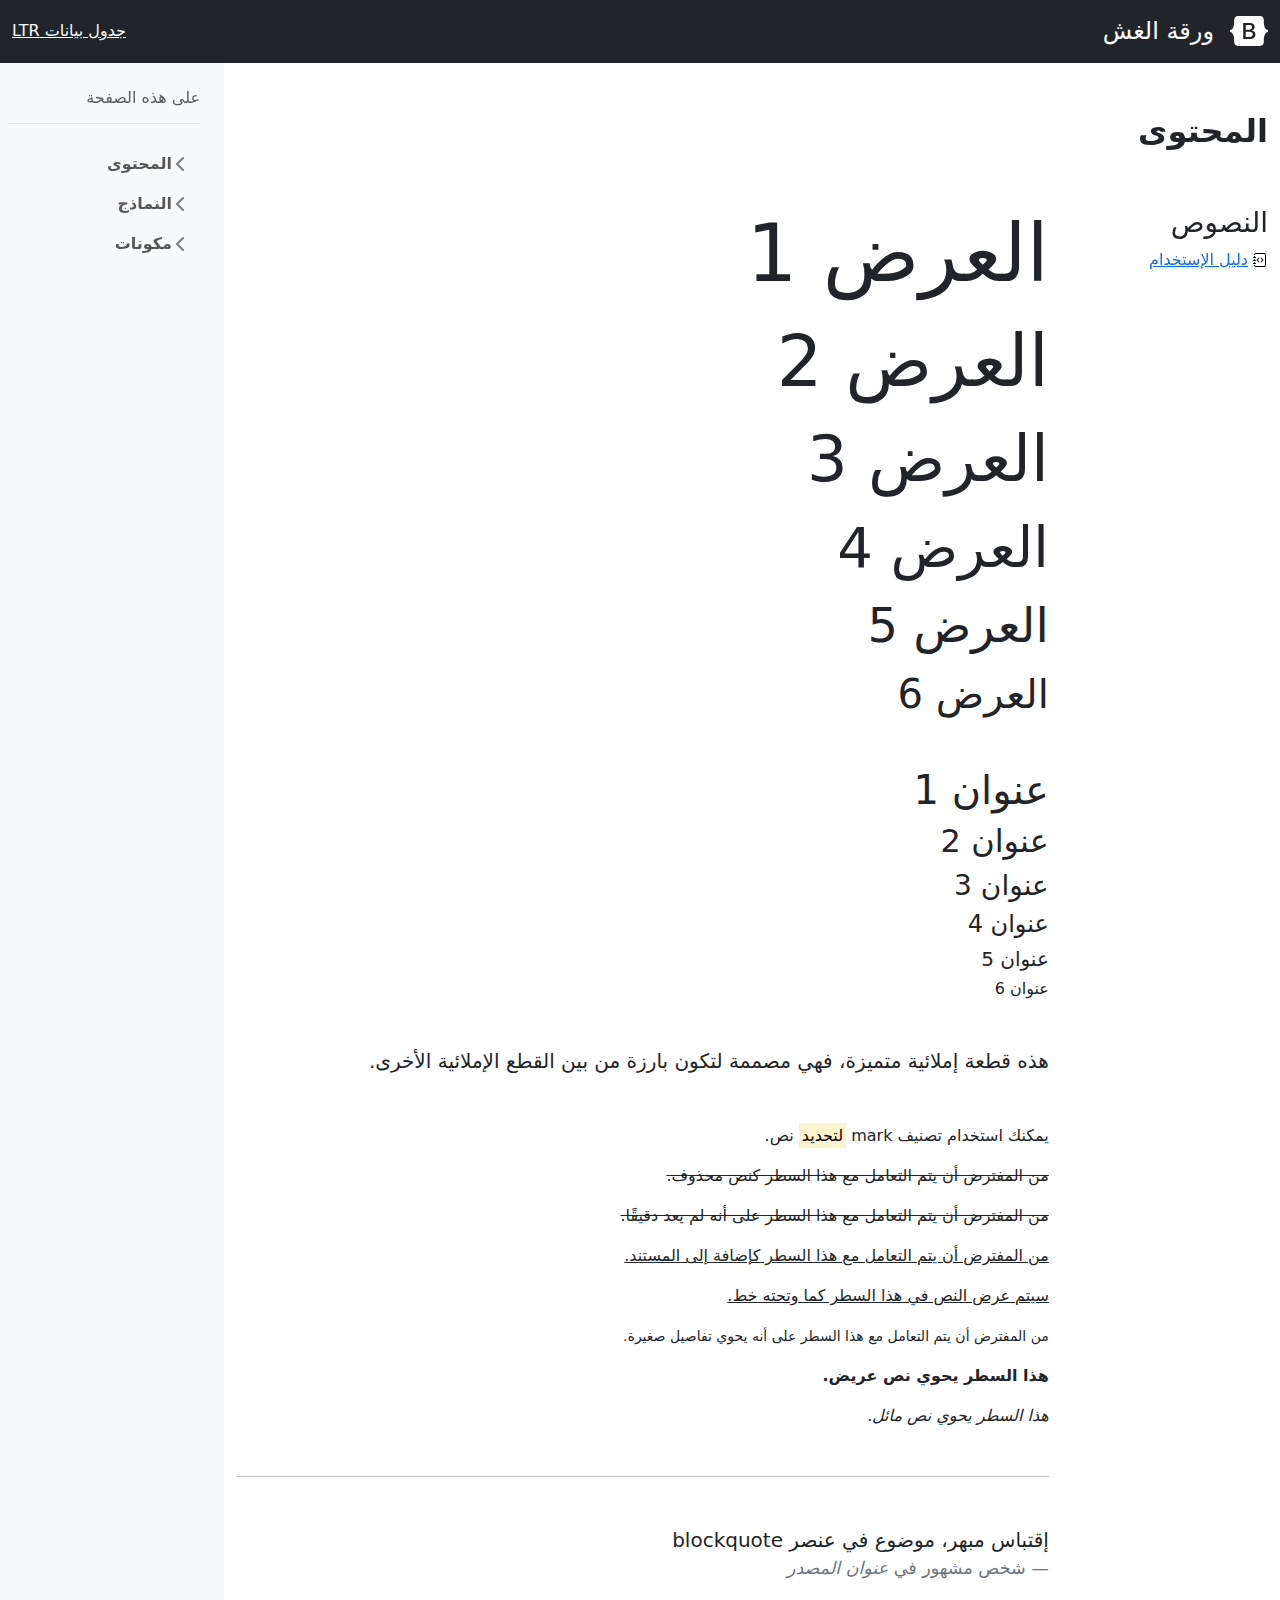
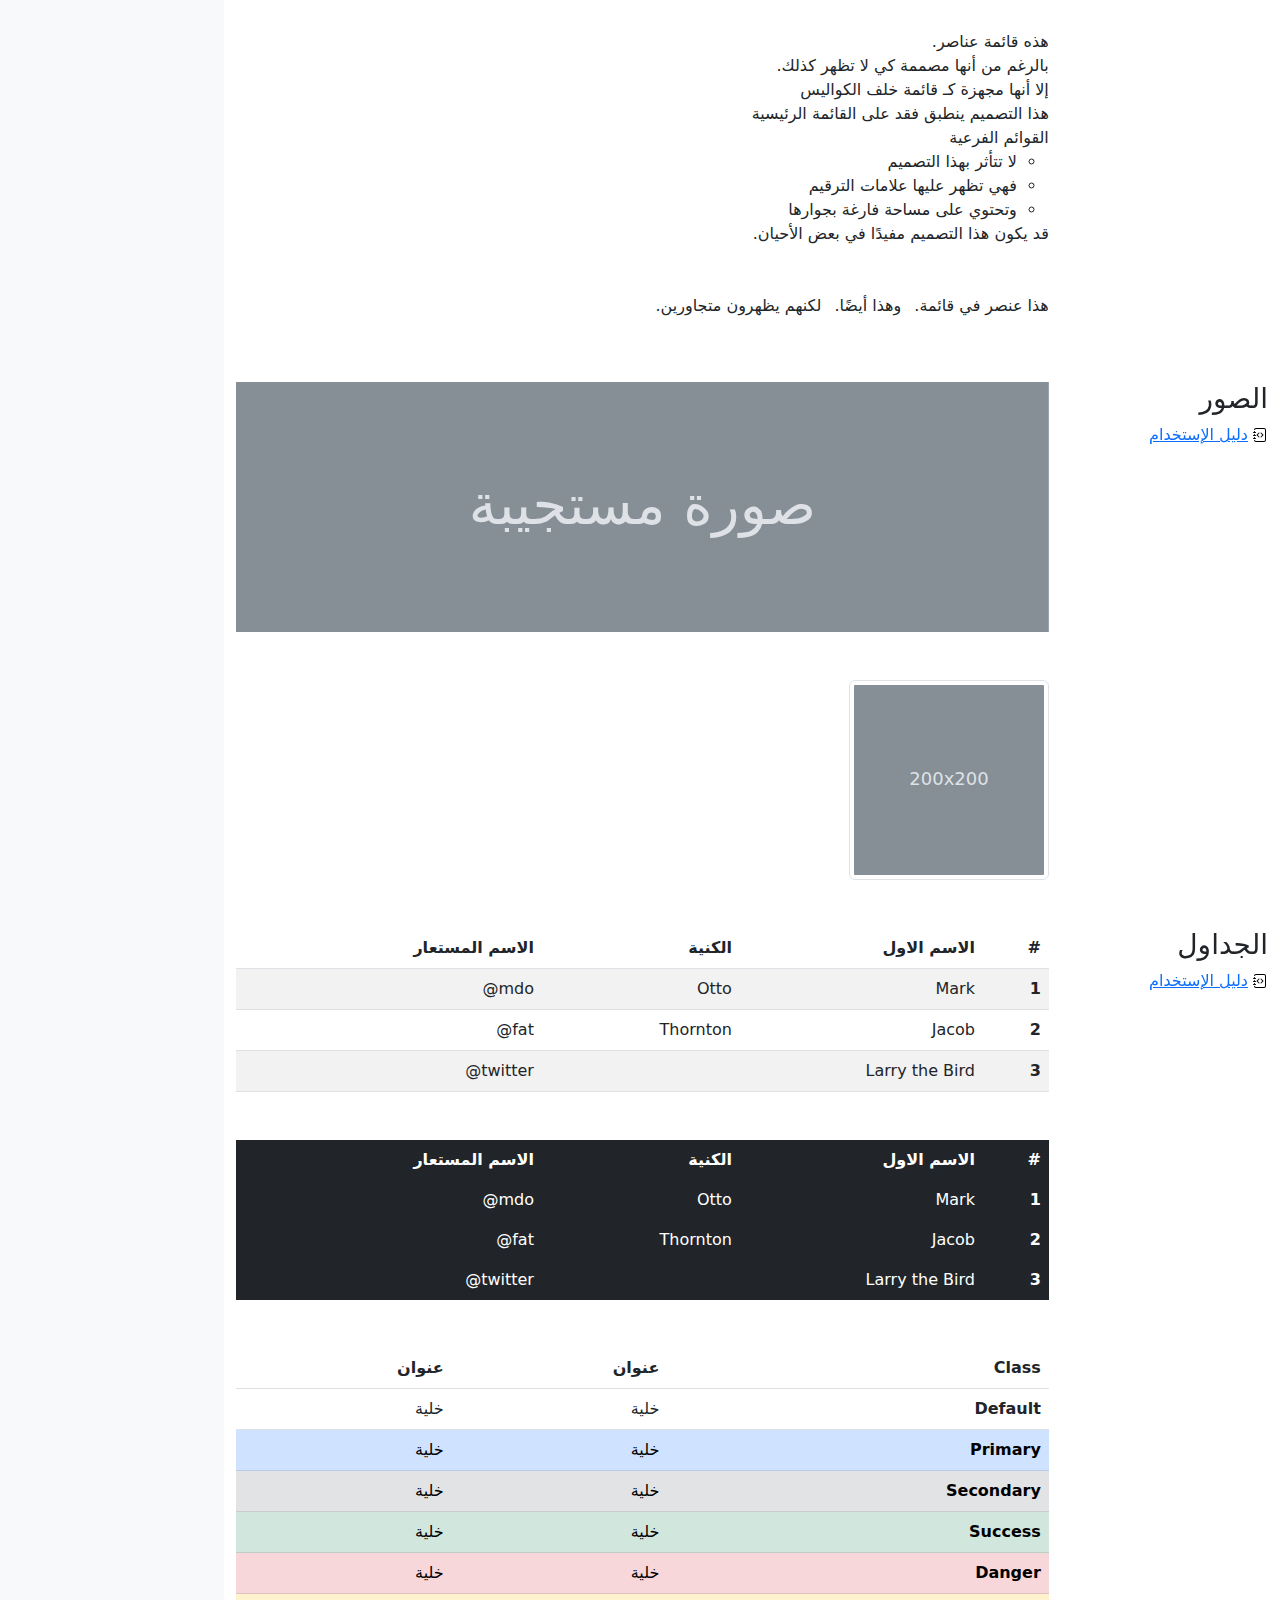
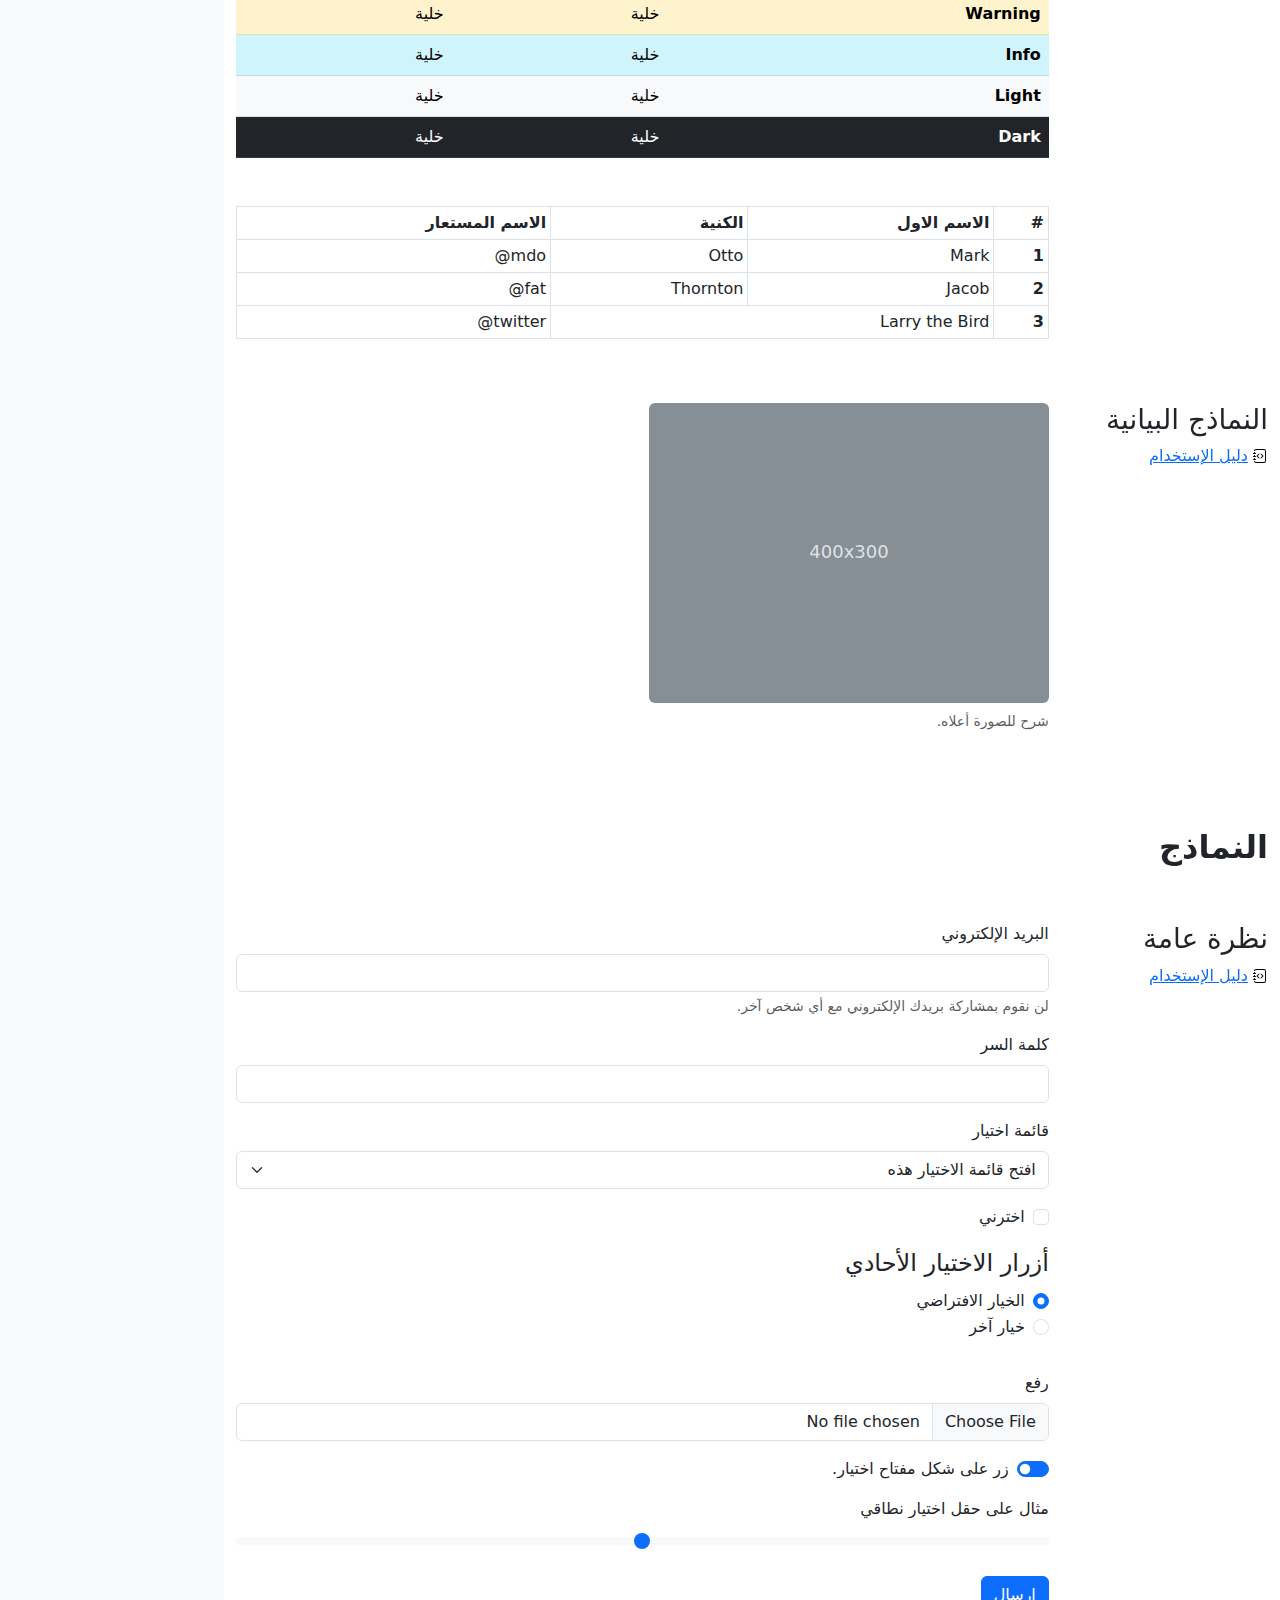
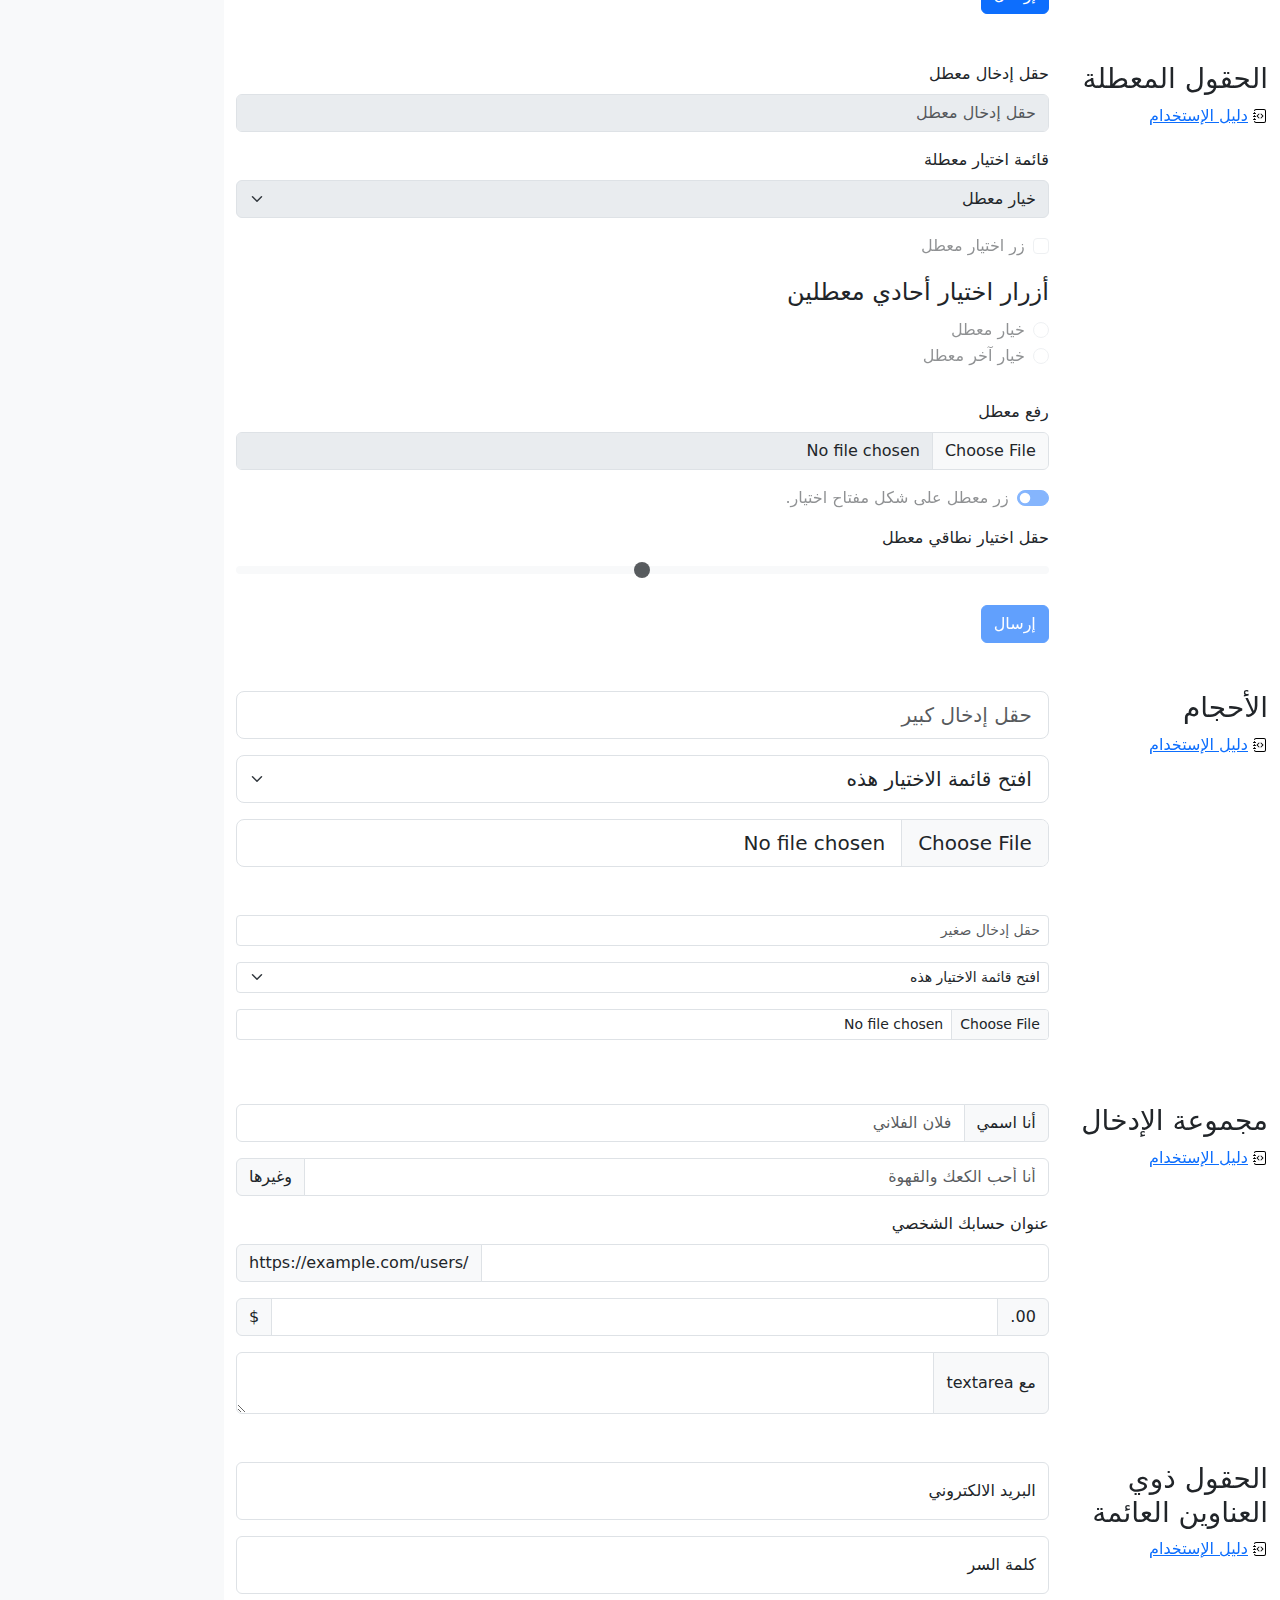
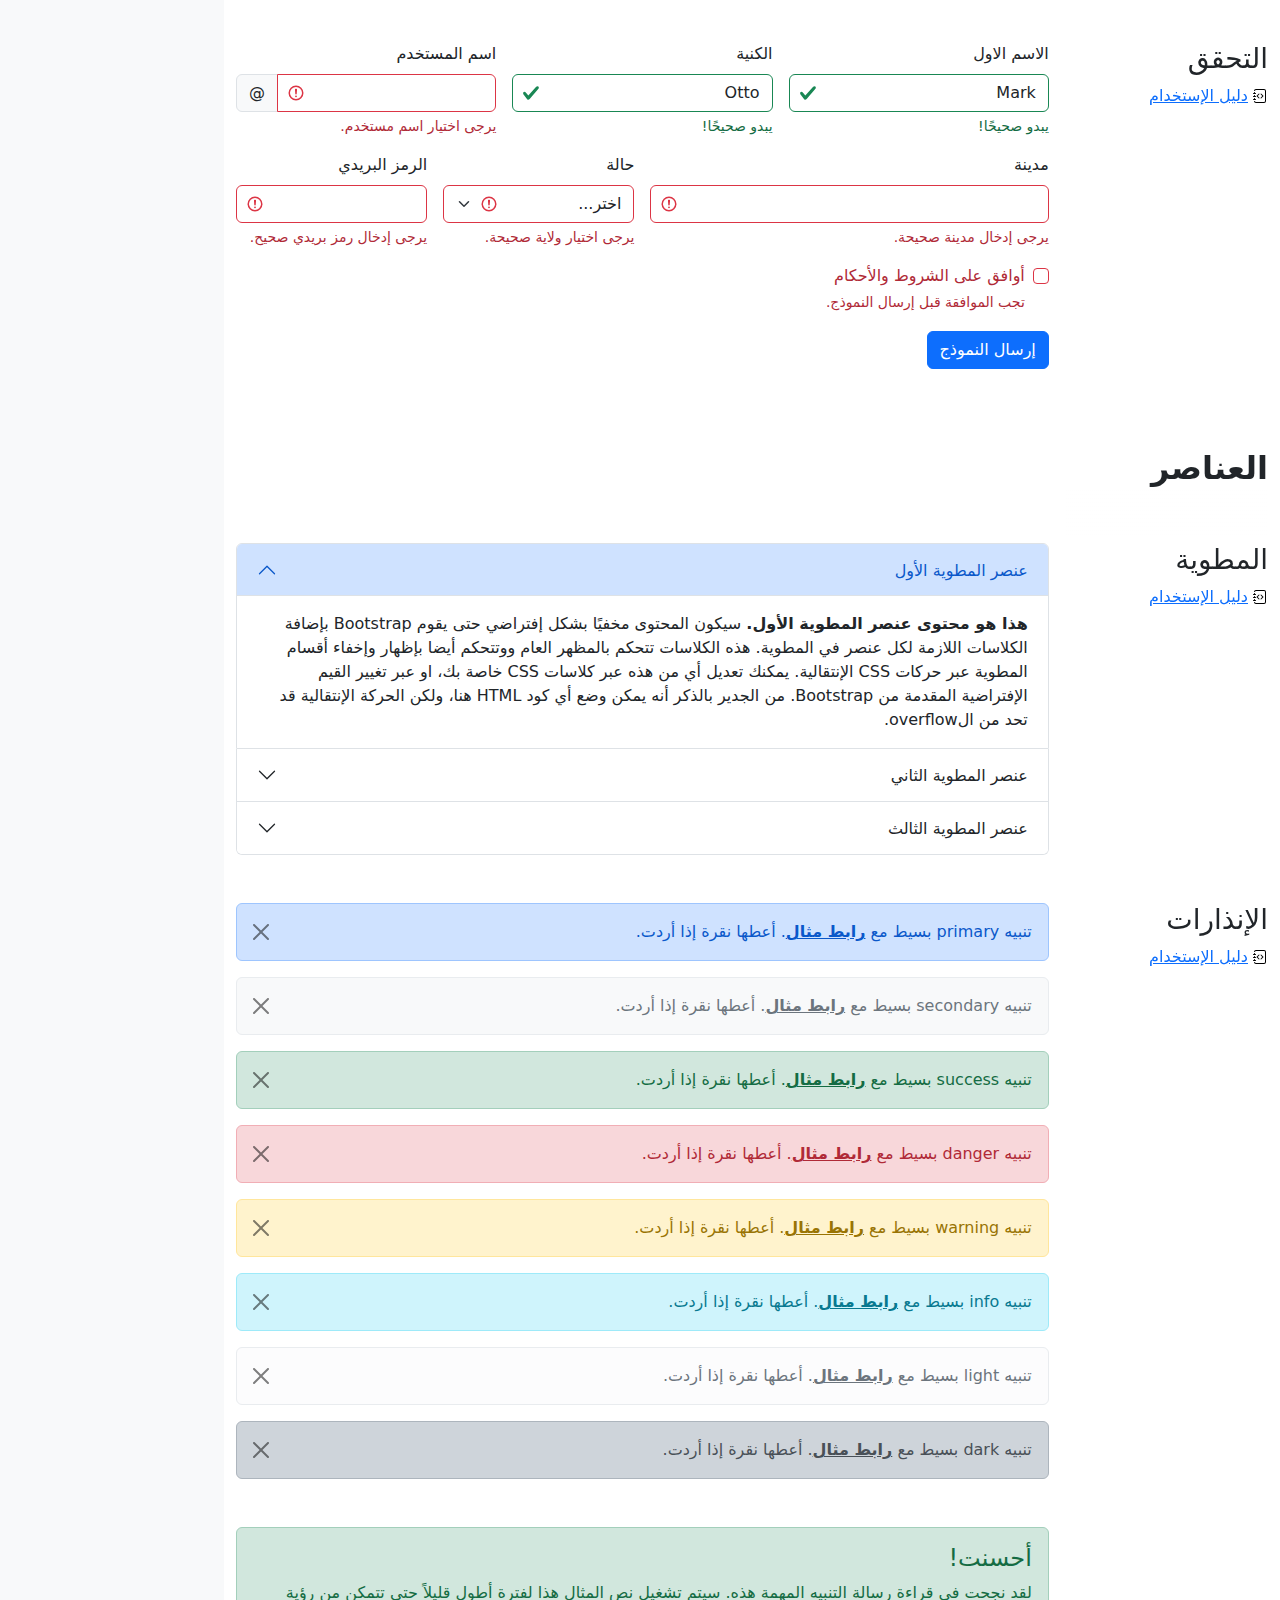
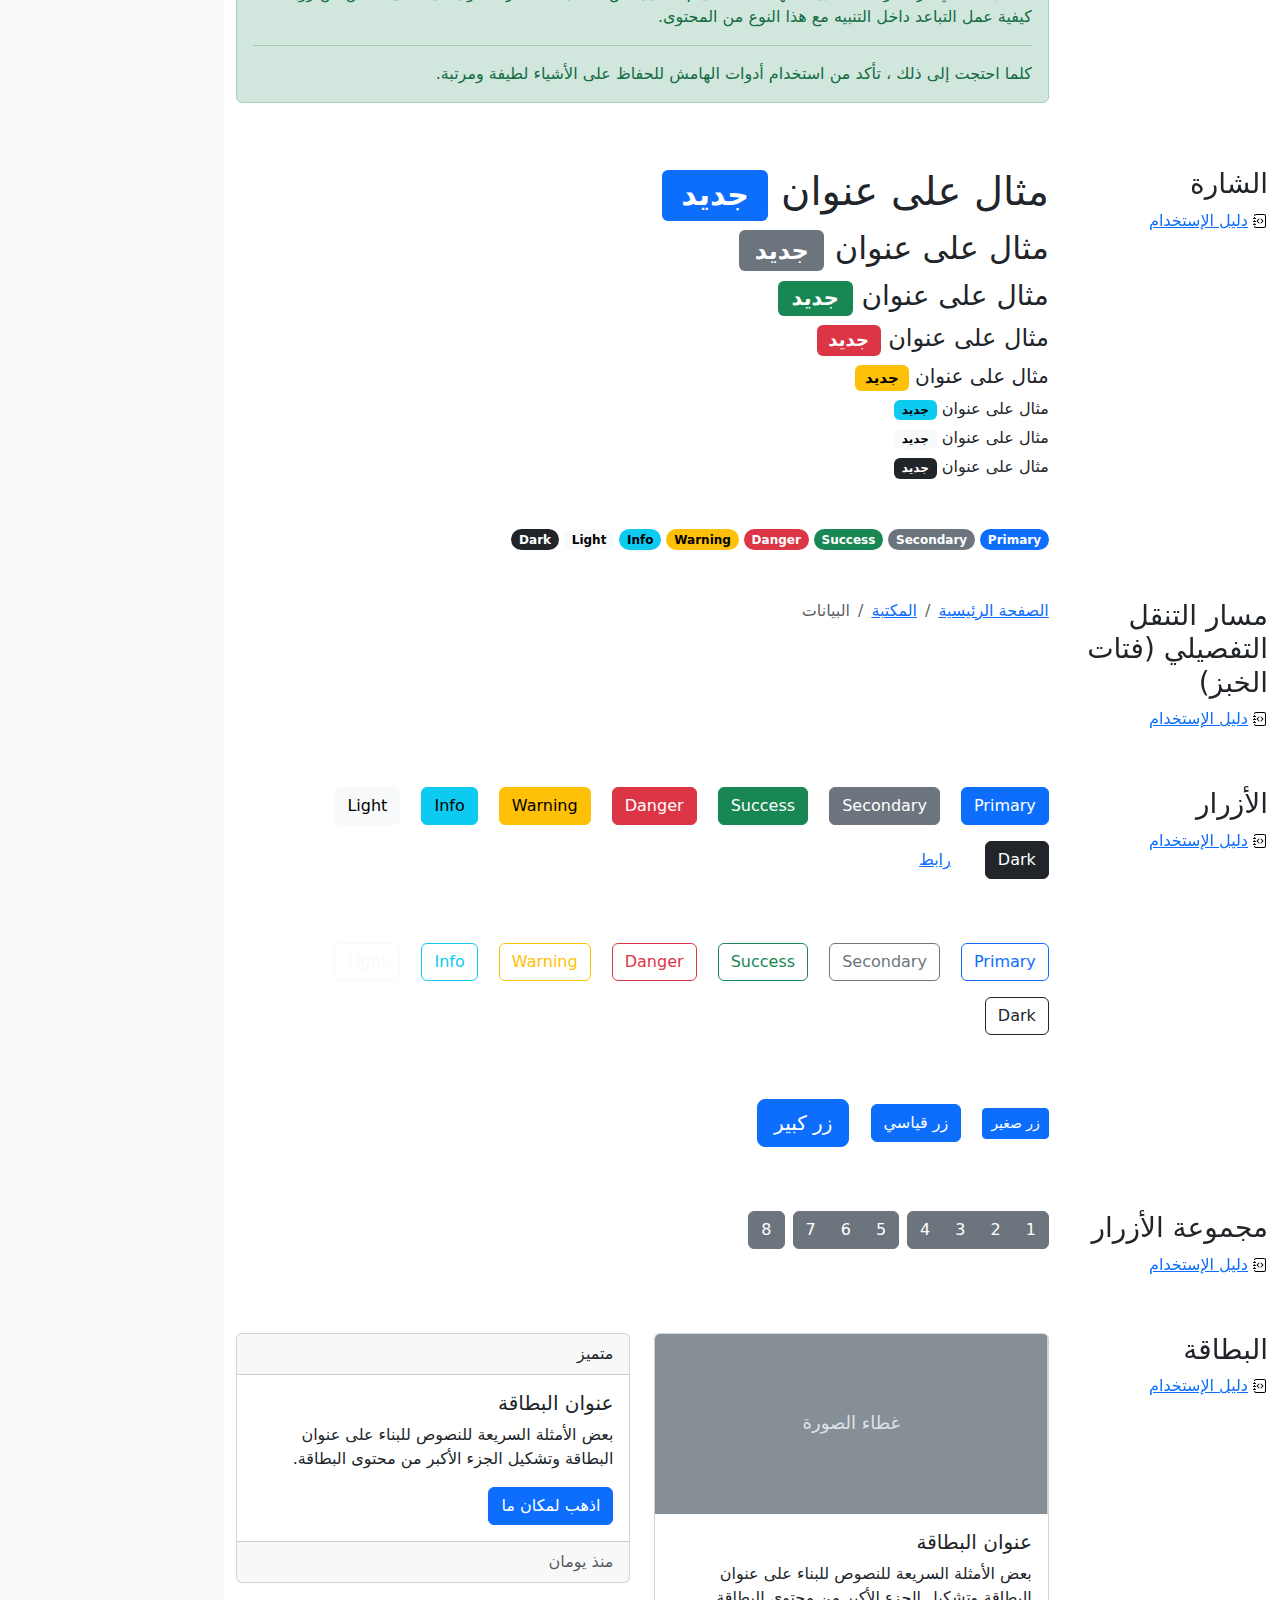
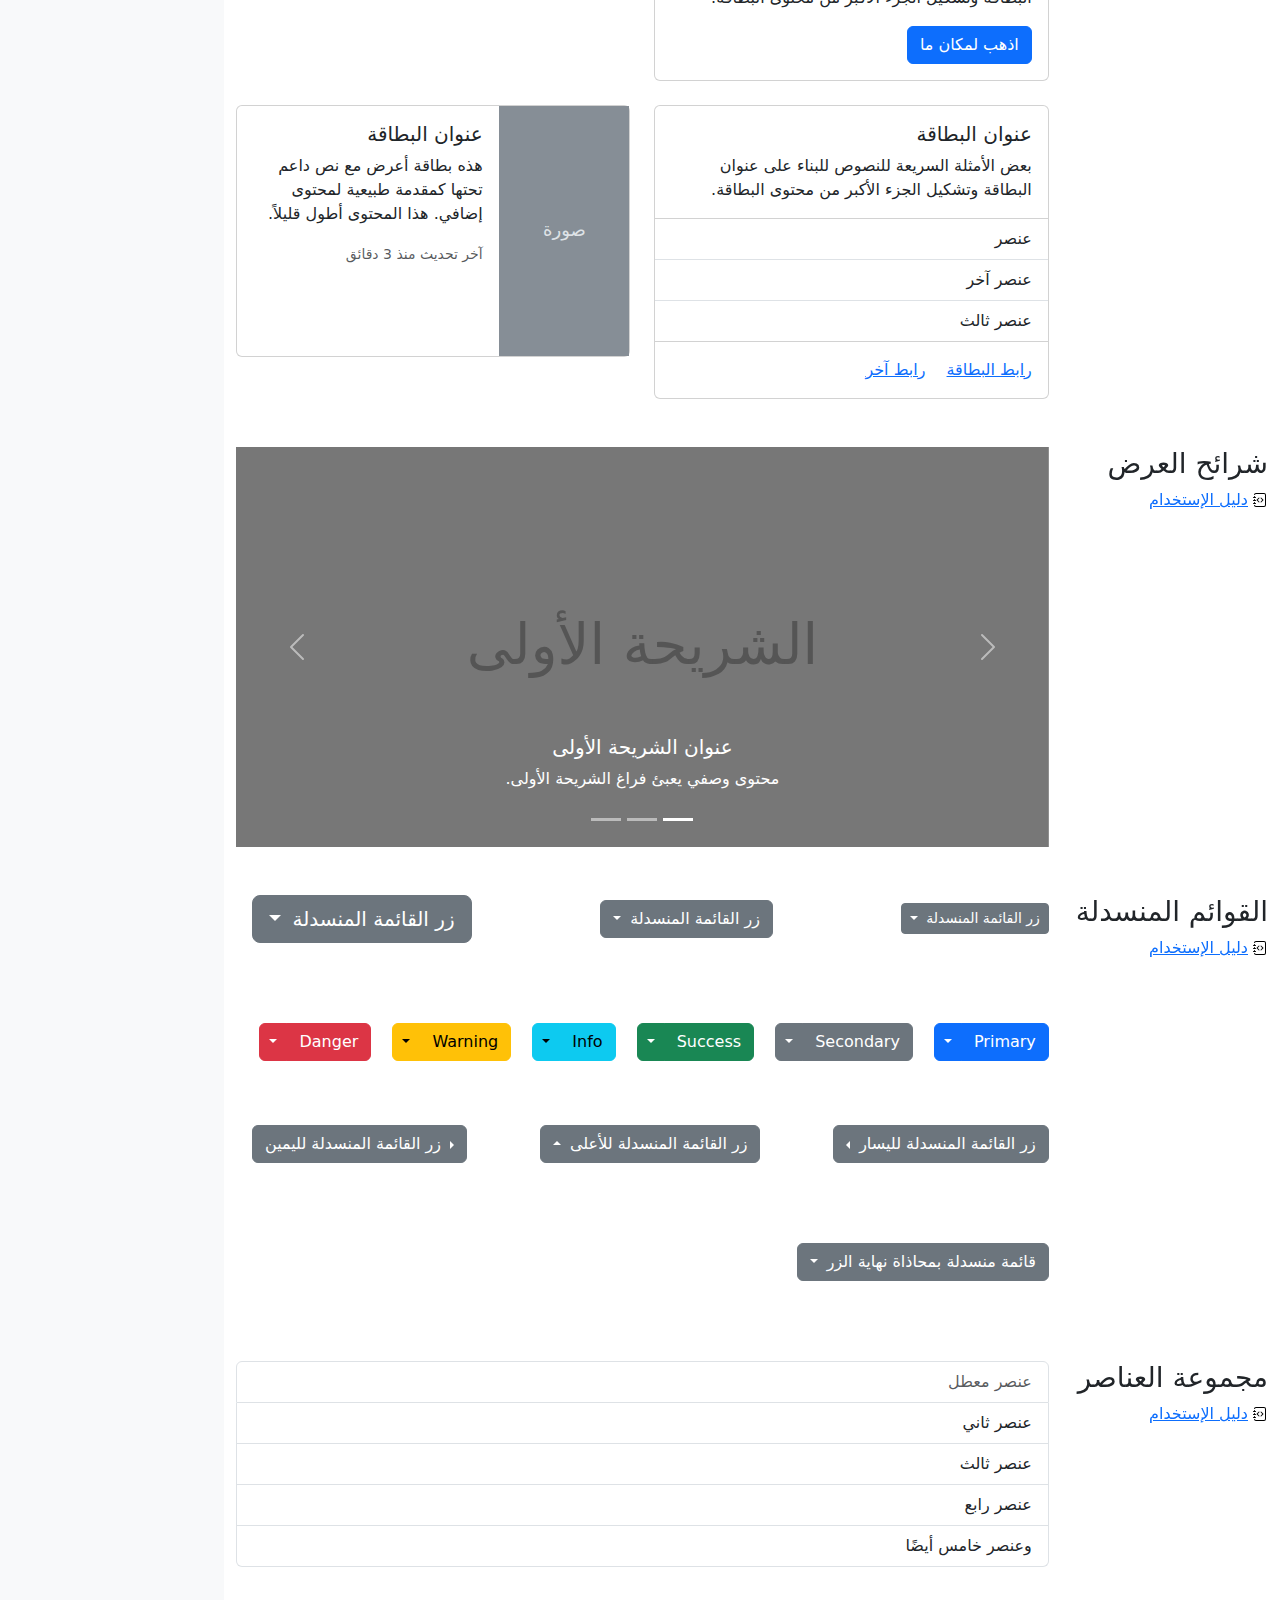
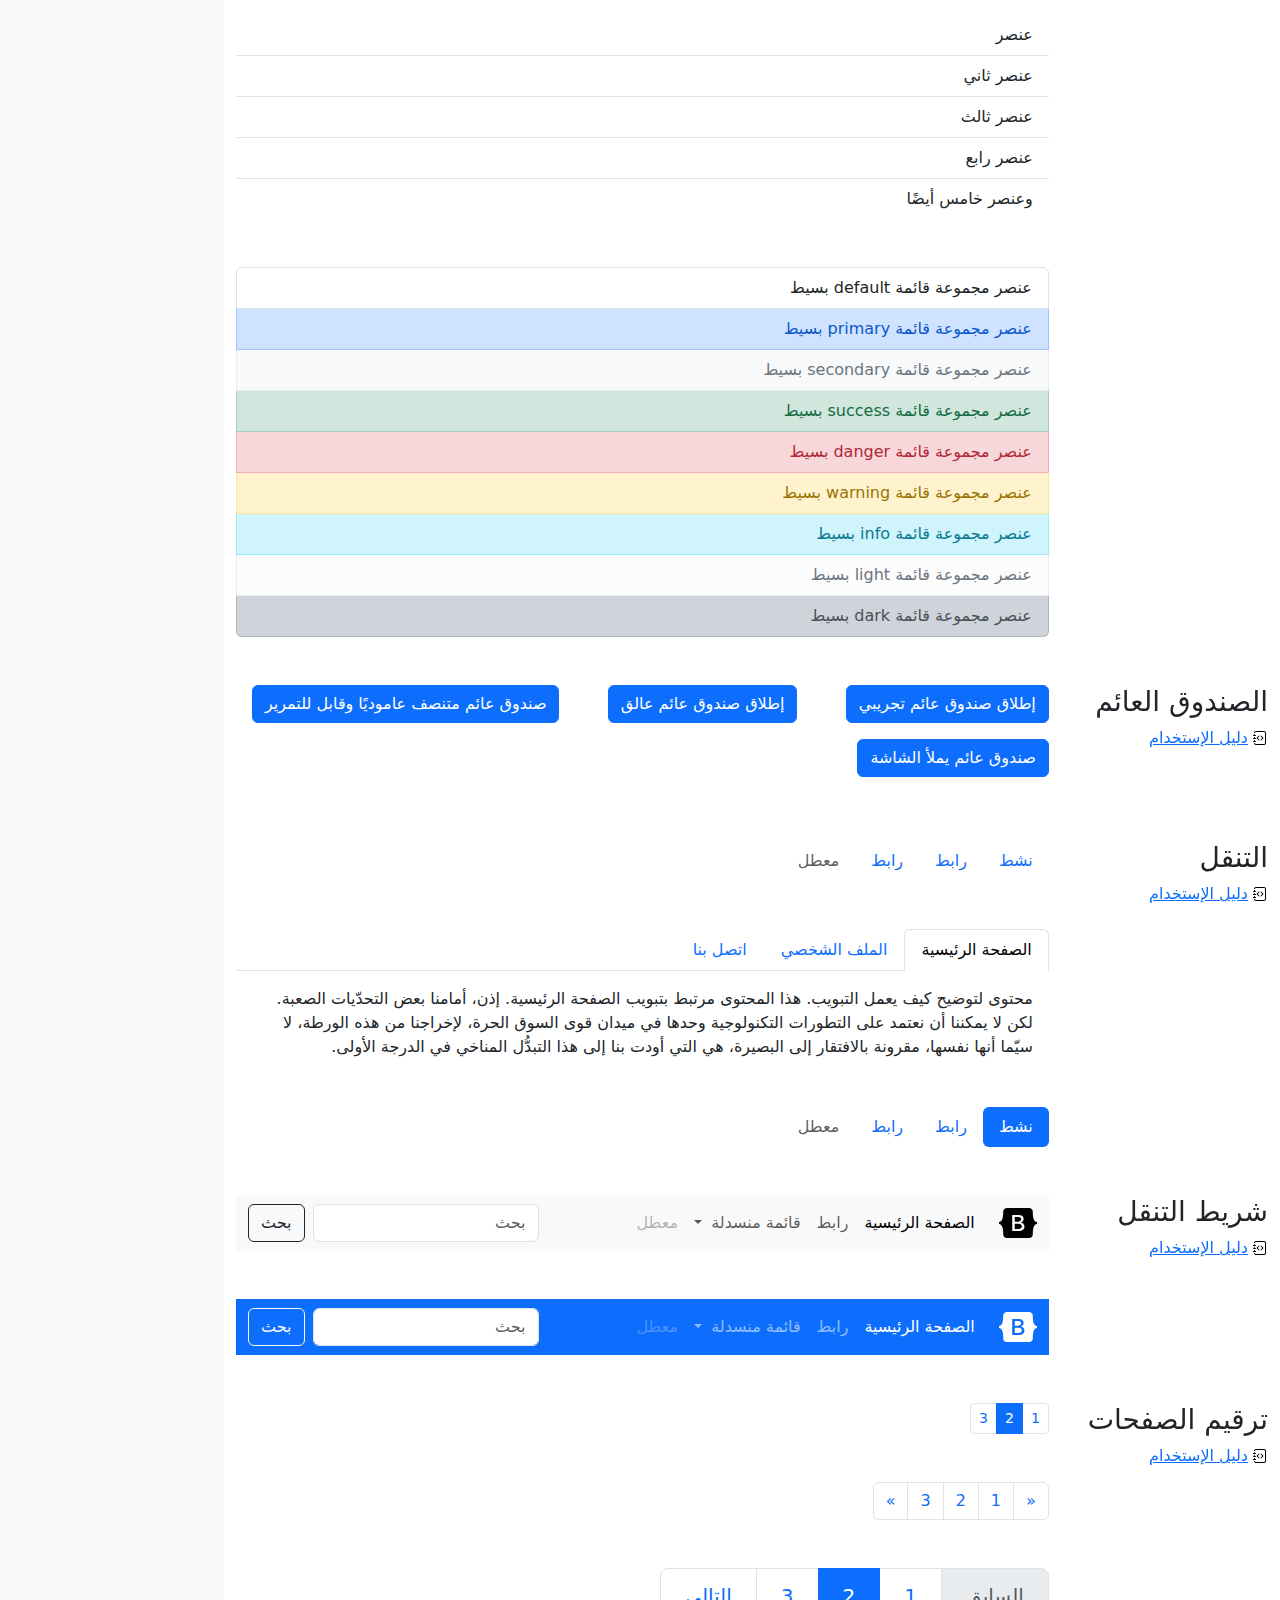
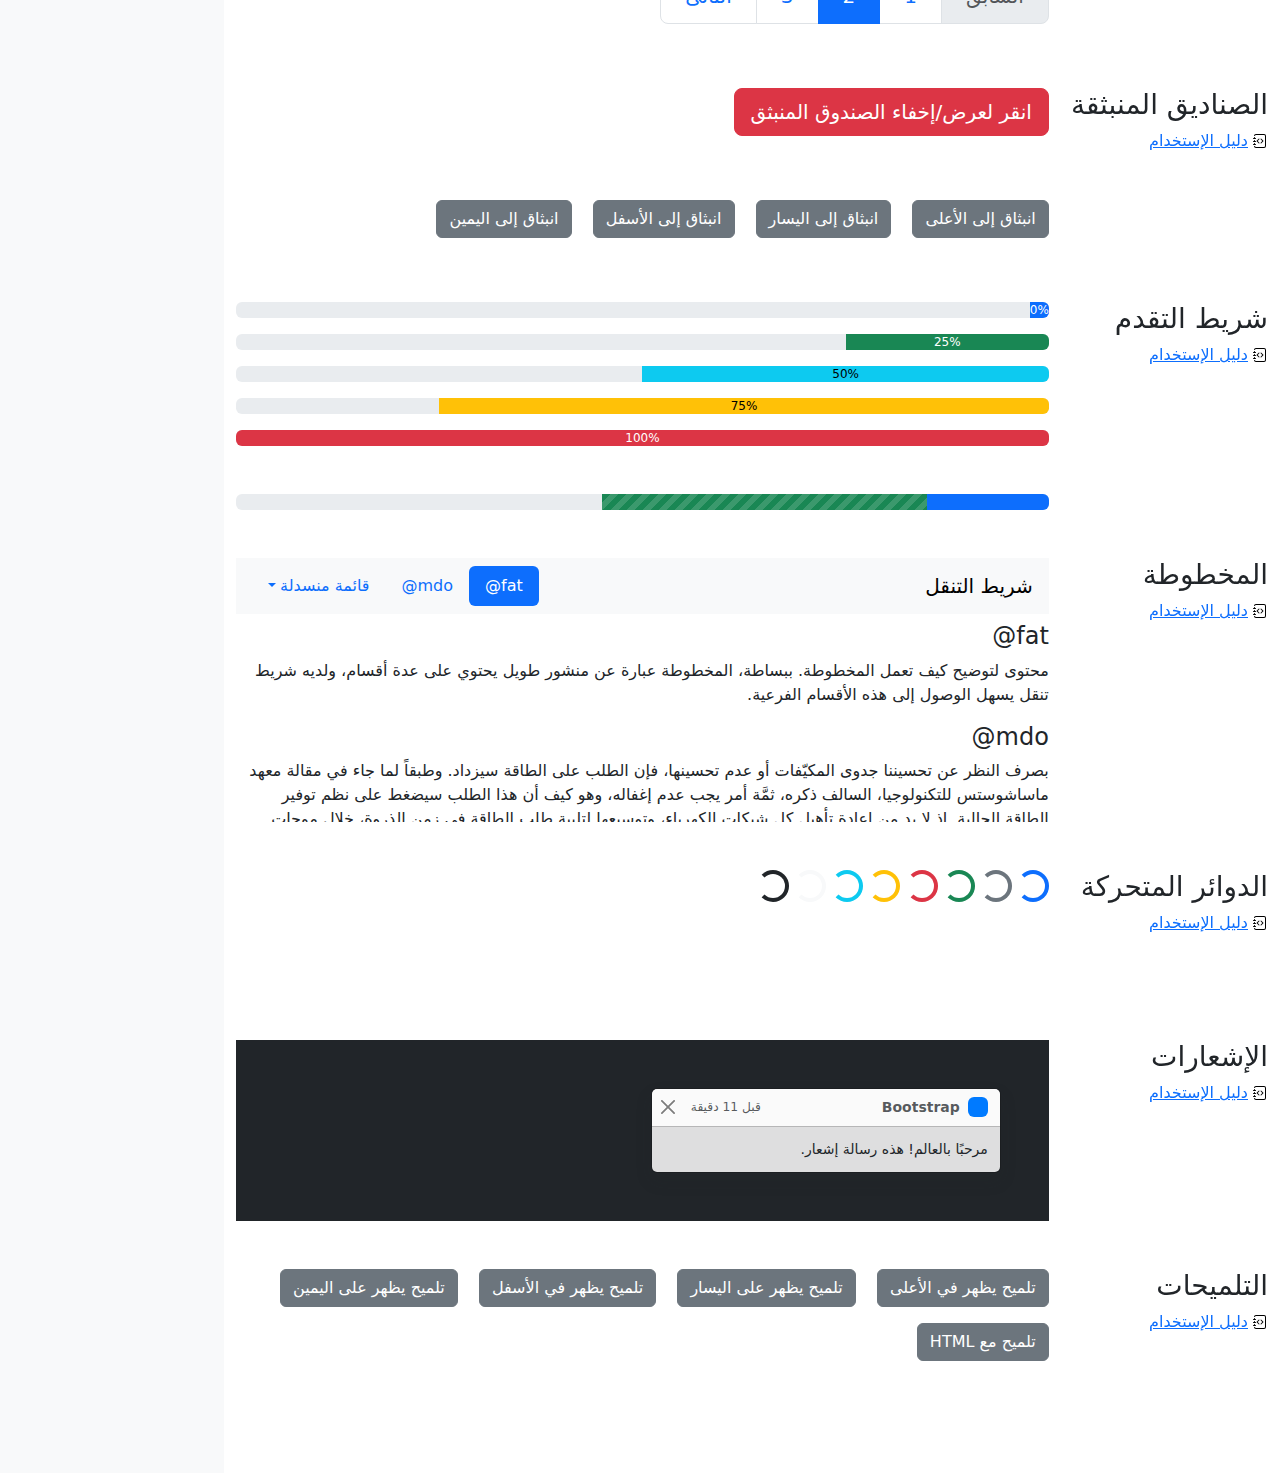
<file: styles/bootstrap-5.3.0-alpha1-examples/cheatsheet-rtl/index.html>
<!doctype html>
<html lang="ar" dir="rtl">
  <head>
    <meta charset="utf-8">
    <meta name="viewport" content="width=device-width, initial-scale=1">
    <meta name="description" content="">
    <meta name="author" content="Mark Otto, Jacob Thornton, and Bootstrap contributors">
    <meta name="generator" content="Hugo 0.108.0">
    <title>ورقة الغش · Bootstrap v5.3</title>

    <link rel="canonical" href="https://getbootstrap.com/docs/5.3/examples/cheatsheet-rtl/">

    

    

<link href="../assets/dist/css/bootstrap.rtl.min.css" rel="stylesheet">

    <style>
      .bd-placeholder-img {
        font-size: 1.125rem;
        text-anchor: middle;
        -webkit-user-select: none;
        -moz-user-select: none;
        user-select: none;
      }

      @media (min-width: 768px) {
        .bd-placeholder-img-lg {
          font-size: 3.5rem;
        }
      }

      .b-example-divider {
        height: 3rem;
        background-color: rgba(0, 0, 0, .1);
        border: solid rgba(0, 0, 0, .15);
        border-width: 1px 0;
        box-shadow: inset 0 .5em 1.5em rgba(0, 0, 0, .1), inset 0 .125em .5em rgba(0, 0, 0, .15);
      }

      .b-example-vr {
        flex-shrink: 0;
        width: 1.5rem;
        height: 100vh;
      }

      .bi {
        vertical-align: -.125em;
        fill: currentColor;
      }

      .nav-scroller {
        position: relative;
        z-index: 2;
        height: 2.75rem;
        overflow-y: hidden;
      }

      .nav-scroller .nav {
        display: flex;
        flex-wrap: nowrap;
        padding-bottom: 1rem;
        margin-top: -1px;
        overflow-x: auto;
        text-align: center;
        white-space: nowrap;
        -webkit-overflow-scrolling: touch;
      }
    </style>

    
    <!-- Custom styles for this template -->
    <link href="../cheatsheet/cheatsheet.rtl.css" rel="stylesheet">
  </head>
  <body class="bg-light">
    
<header class="bd-header bg-dark py-3 d-flex align-items-stretch border-bottom border-dark">
  <div class="container-fluid d-flex align-items-center">
    <h1 class="d-flex align-items-center fs-4 text-white mb-0">
      <img src="../assets/brand/bootstrap-logo-white.svg" width="38" height="30" class="me-3" alt="Bootstrap">
      ورقة الغش
    </h1>
    <a href="../examples/cheatsheet/" class="ms-auto link-light" hreflang="en">جدول بيانات LTR</a>
  </div>
</header>
<aside class="bd-aside sticky-xl-top text-muted align-self-start mb-3 mb-xl-5 px-2">
  <h2 class="h6 pt-4 pb-3 mb-4 border-bottom">على هذه الصفحة</h2>
  <nav class="small" id="toc">
    <ul class="list-unstyled">
      <li class="my-2">
        <button class="btn d-inline-flex align-items-center collapsed border-0" data-bs-toggle="collapse" aria-expanded="false" data-bs-target="#contents-collapse" aria-controls="contents-collapse">المحتوى</button>
        <ul class="list-unstyled ps-3 collapse" id="contents-collapse">
          <li><a class="d-inline-flex align-items-center rounded text-decoration-none" href="#typography">النصوص</a></li>
          <li><a class="d-inline-flex align-items-center rounded text-decoration-none" href="#images">الصور</a></li>
          <li><a class="d-inline-flex align-items-center rounded text-decoration-none" href="#tables">الجداول</a></li>
          <li><a class="d-inline-flex align-items-center rounded text-decoration-none" href="#figures">النماذج البيانية</a></li>
        </ul>
      </li>
      <li class="my-2">
        <button class="btn d-inline-flex align-items-center collapsed border-0" data-bs-toggle="collapse" aria-expanded="false" data-bs-target="#forms-collapse" aria-controls="forms-collapse">النماذج</button>
        <ul class="list-unstyled ps-3 collapse" id="forms-collapse">
          <li><a class="d-inline-flex align-items-center rounded text-decoration-none" href="#overview">نظرة عامة</a></li>
          <li><a class="d-inline-flex align-items-center rounded text-decoration-none" href="#disabled-forms">الحقول المعطلة</a></li>
          <li><a class="d-inline-flex align-items-center rounded text-decoration-none" href="#sizing">الأحجام</a></li>
          <li><a class="d-inline-flex align-items-center rounded text-decoration-none" href="#input-group">مجموعة الإدخال</a></li>
          <li><a class="d-inline-flex align-items-center rounded text-decoration-none" href="#floating-labels">الحقول ذوي العناوين العائمة</a></li>
          <li><a class="d-inline-flex align-items-center rounded text-decoration-none" href="#validation">التحقق</a></li>
        </ul>
      </li>
      <li class="my-2">
        <button class="btn d-inline-flex align-items-center collapsed border-0" data-bs-toggle="collapse" aria-expanded="false" data-bs-target="#components-collapse" aria-controls="components-collapse">مكونات</button>
        <ul class="list-unstyled ps-3 collapse" id="components-collapse">
          <li><a class="d-inline-flex align-items-center rounded text-decoration-none" href="#accordion">المطوية</a></li>
          <li><a class="d-inline-flex align-items-center rounded text-decoration-none" href="#alerts">الإنذارات</a></li>
          <li><a class="d-inline-flex align-items-center rounded text-decoration-none" href="#badge">الشارة</a></li>
          <li><a class="d-inline-flex align-items-center rounded text-decoration-none" href="#breadcrumb">مسار التنقل التفصيلي</a></li>
          <li><a class="d-inline-flex align-items-center rounded text-decoration-none" href="#buttons">الأزرار</a></li>
          <li><a class="d-inline-flex align-items-center rounded text-decoration-none" href="#button-group">مجموعة الأزرار</a></li>
          <li><a class="d-inline-flex align-items-center rounded text-decoration-none" href="#card">البطاقة</a></li>
          <li><a class="d-inline-flex align-items-center rounded text-decoration-none" href="#carousel">شرائح العرض</a></li>
          <li><a class="d-inline-flex align-items-center rounded text-decoration-none" href="#dropdowns">القوائم المنسدلة</a></li>
          <li><a class="d-inline-flex align-items-center rounded text-decoration-none" href="#list-group">مجموعة العناصر</a></li>
          <li><a class="d-inline-flex align-items-center rounded text-decoration-none" href="#modal">الصندوق العائم</a></li>
          <li><a class="d-inline-flex align-items-center rounded text-decoration-none" href="#navs">التنقل</a></li>
          <li><a class="d-inline-flex align-items-center rounded text-decoration-none" href="#navbar">شريط التنقل</a></li>
          <li><a class="d-inline-flex align-items-center rounded text-decoration-none" href="#pagination">ترقيم الصفحات</a></li>
          <li><a class="d-inline-flex align-items-center rounded text-decoration-none" href="#popovers">الصناديق المنبثقة</a></li>
          <li><a class="d-inline-flex align-items-center rounded text-decoration-none" href="#progress">شريط التقدم</a></li>
          <li><a class="d-inline-flex align-items-center rounded text-decoration-none" href="#scrollspy">المخطوطة</a></li>
          <li><a class="d-inline-flex align-items-center rounded text-decoration-none" href="#spinners">الدوائر المتحركة</a></li>
          <li><a class="d-inline-flex align-items-center rounded text-decoration-none" href="#toasts">الإشعارات</a></li>
          <li><a class="d-inline-flex align-items-center rounded text-decoration-none" href="#tooltips">التلميحات</a></li>
        </ul>
      </li>
    </ul>
  </nav>
</aside>
<div class="bd-cheatsheet container-fluid bg-body">
  <section id="content">
    <h2 class="sticky-xl-top fw-bold pt-3 pt-xl-5 pb-2 pb-xl-3">المحتوى</h2>

    <article class="my-3" id="typography">
      <div class="bd-heading sticky-xl-top align-self-start mt-5 mb-3 mt-xl-0 mb-xl-2">
        <h3>النصوص</h3>
        <a class="d-flex align-items-center" hreflang="en" href="../content/typography/">دليل الإستخدام</a>
      </div>

      <div>
        <div class="bd-example-snippet bd-code-snippet"><div class="bd-example">
        <p class="display-1">العرض 1</p>
        <p class="display-2">العرض 2</p>
        <p class="display-3">العرض 3</p>
        <p class="display-4">العرض 4</p>
        <p class="display-5">العرض 5</p>
        <p class="display-6">العرض 6</p>
        </div></div>


        <div class="bd-example-snippet bd-code-snippet"><div class="bd-example">
        <p class="h1">عنوان 1</p>
        <p class="h2">عنوان 2</p>
        <p class="h3">عنوان 3</p>
        <p class="h4">عنوان 4</p>
        <p class="h5">عنوان 5</p>
        <p class="h6">عنوان 6</p>
        </div></div>


        <div class="bd-example-snippet bd-code-snippet"><div class="bd-example">
        <p class="lead">
          هذه قطعة إملائية متميزة، فهي مصممة لتكون بارزة من بين القطع الإملائية الأخرى.
        </p>
        </div></div>


        <div class="bd-example-snippet bd-code-snippet"><div class="bd-example">
        <p>يمكنك استخدام تصنيف mark <mark>لتحديد</mark> نص.</p>
        <p><del>من المفترض أن يتم التعامل مع هذا السطر كنص محذوف.</del></p>
        <p><s>من المفترض أن يتم التعامل مع هذا السطر على أنه لم يعد دقيقًا.</s></p>
        <p><ins>من المفترض أن يتم التعامل مع هذا السطر كإضافة إلى المستند.</ins></p>
        <p><u>سيتم عرض النص في هذا السطر كما وتحته خط.</u></p>
        <p><small>من المفترض أن يتم التعامل مع هذا السطر على أنه يحوي تفاصيل صغيرة.</small></p>
        <p><strong>هذا السطر يحوي نص عريض.</strong></p>
        <p><em>هذا السطر يحوي نص مائل.</em></p>
        </div></div>


        <div class="bd-example-snippet bd-code-snippet"><div class="bd-example">
        <hr>
        </div></div>


        <div class="bd-example-snippet bd-code-snippet"><div class="bd-example">
        <blockquote class="blockquote">
          <p>إقتباس مبهر، موضوع في عنصر blockquote</p>
          <footer class="blockquote-footer">شخص مشهور في <cite title= "عنوان المصدر"> عنوان المصدر </cite></footer>
        </blockquote>
        </div></div>


        <div class="bd-example-snippet bd-code-snippet"><div class="bd-example">
        <ul class="list-unstyled">
          <li>هذه قائمة عناصر.</li>
          <li>بالرغم من أنها مصممة كي لا تظهر كذلك.</li>
          <li>إلا أنها مجهزة كـ قائمة خلف الكواليس</li>
          <li>هذا التصميم ينطبق فقد على القائمة الرئيسية</li>
          <li>القوائم الفرعية
            <ul>
              <li>لا تتأثر بهذا التصميم</li>
              <li>فهي تظهر عليها علامات الترقيم</li>
              <li>وتحتوي على مساحة فارغة بجوارها</li>
            </ul>
          </li>
          <li>قد يكون هذا التصميم مفيدًا في بعض الأحيان.</li>
        </ul>
        </div></div>


        <div class="bd-example-snippet bd-code-snippet"><div class="bd-example">
        <ul class="list-inline">
          <li class="list-inline-item">هذا عنصر في قائمة.</li>
          <li class="list-inline-item">وهذا أيضًا.</li>
          <li class="list-inline-item">لكنهم يظهرون متجاورين.</li>
        </ul>
        </div></div>

      </div>
    </article>
    <article class="my-3" id="images">
      <div class="bd-heading sticky-xl-top align-self-start mt-5 mb-3 mt-xl-0 mb-xl-2">
        <h3>الصور</h3>
        <a class="d-flex align-items-center" hreflang="en" href="../content/images/">دليل الإستخدام</a>
      </div>

      <div>
        <div class="bd-example-snippet bd-code-snippet"><div class="bd-example">
        <svg class="bd-placeholder-img bd-placeholder-img-lg img-fluid" width="100%" height="250" xmlns="http://www.w3.org/2000/svg" role="img" aria-label="Placeholder: صورة مستجيبة" preserveAspectRatio="xMidYMid slice" focusable="false"><title>Placeholder</title><rect width="100%" height="100%" fill="#868e96"/><text x="50%" y="50%" fill="#dee2e6" dy=".3em">صورة مستجيبة</text></svg>
        </div></div>


        <div class="bd-example-snippet bd-code-snippet"><div class="bd-example">
        <svg class="bd-placeholder-img img-thumbnail" width="200" height="200" xmlns="http://www.w3.org/2000/svg" role="img" aria-label="صورة عنصر نائب مربع عام مع حدود بيضاء حولها ، مما يجعلها تشبه صورة تم التقاطها بكاميرا فورية قديمة: 200x200" preserveAspectRatio="xMidYMid slice" focusable="false"><title>صورة عنصر نائب مربع عام مع حدود بيضاء حولها ، مما يجعلها تشبه صورة تم التقاطها بكاميرا فورية قديمة</title><rect width="100%" height="100%" fill="#868e96"/><text x="50%" y="50%" fill="#dee2e6" dy=".3em">200x200</text></svg>
        </div></div>

      </div>
    </article>
    <article class="my-3" id="tables">
      <div class="bd-heading sticky-xl-top align-self-start mt-5 mb-3 mt-xl-0 mb-xl-2">
        <h3>الجداول</h3>
        <a class="d-flex align-items-center" hreflang="en" href="../content/tables/">دليل الإستخدام</a>
      </div>

      <div>
        <div class="bd-example-snippet bd-code-snippet"><div class="bd-example">
        <table class="table table-striped">
          <thead>
          <tr>
            <th scope="col">#</th>
            <th scope="col">الاسم الاول</th>
            <th scope="col">الكنية</th>
            <th scope="col">الاسم المستعار</th>
          </tr>
          </thead>
          <tbody>
          <tr>
            <th scope="row">1</th>
            <td>Mark</td>
            <td>Otto</td>
            <td><bdo lang="en" dir="ltr">@mdo</bdo></td>
          </tr>
          <tr>
            <th scope="row">2</th>
            <td>Jacob</td>
            <td>Thornton</td>
            <td><bdo lang="en" dir="ltr">@fat</bdo></td>
          </tr>
          <tr>
            <th scope="row">3</th>
            <td colspan="2">Larry the Bird</td>
            <td><bdo lang="en" dir="ltr">@twitter</bdo></td>
          </tr>
          </tbody>
        </table>
        </div></div>


        <div class="bd-example-snippet bd-code-snippet"><div class="bd-example">
        <table class="table table-dark table-borderless">
          <thead>
          <tr>
            <th scope="col">#</th>
            <th scope="col">الاسم الاول</th>
            <th scope="col">الكنية</th>
            <th scope="col">الاسم المستعار</th>
          </tr>
          </thead>
          <tbody>
          <tr>
            <th scope="row">1</th>
            <td>Mark</td>
            <td>Otto</td>
            <td><bdo lang="en" dir="ltr">@mdo</bdo></td>
          </tr>
          <tr>
            <th scope="row">2</th>
            <td>Jacob</td>
            <td>Thornton</td>
            <td><bdo lang="en" dir="ltr">@fat</bdo></td>
          </tr>
          <tr>
            <th scope="row">3</th>
            <td colspan="2">Larry the Bird</td>
            <td><bdo lang="en" dir="ltr">@twitter</bdo></td>
          </tr>
          </tbody>
        </table>
        </div></div>


        <div class="bd-example-snippet bd-code-snippet"><div class="bd-example">
        <table class="table table-hover">
          <thead>
          <tr>
            <th scope="col">Class</th>
            <th scope="col">عنوان</th>
            <th scope="col">عنوان</th>
          </tr>
          </thead>
          <tbody>
          <tr>
            <th scope="row">Default</th>
            <td>خلية</td>
            <td>خلية</td>
          </tr>
          
          <tr class="table-primary">
            <th scope="row">Primary</th>
            <td>خلية</td>
            <td>خلية</td>
          </tr>
          <tr class="table-secondary">
            <th scope="row">Secondary</th>
            <td>خلية</td>
            <td>خلية</td>
          </tr>
          <tr class="table-success">
            <th scope="row">Success</th>
            <td>خلية</td>
            <td>خلية</td>
          </tr>
          <tr class="table-danger">
            <th scope="row">Danger</th>
            <td>خلية</td>
            <td>خلية</td>
          </tr>
          <tr class="table-warning">
            <th scope="row">Warning</th>
            <td>خلية</td>
            <td>خلية</td>
          </tr>
          <tr class="table-info">
            <th scope="row">Info</th>
            <td>خلية</td>
            <td>خلية</td>
          </tr>
          <tr class="table-light">
            <th scope="row">Light</th>
            <td>خلية</td>
            <td>خلية</td>
          </tr>
          <tr class="table-dark">
            <th scope="row">Dark</th>
            <td>خلية</td>
            <td>خلية</td>
          </tr>
          </tbody>
        </table>
        </div></div>


        <div class="bd-example-snippet bd-code-snippet"><div class="bd-example">
        <table class="table table-sm table-bordered">
          <thead>
          <tr>
            <th scope="col">#</th>
            <th scope="col">الاسم الاول</th>
            <th scope="col">الكنية</th>
            <th scope="col">الاسم المستعار</th>
          </tr>
          </thead>
          <tbody>
          <tr>
            <th scope="row">1</th>
            <td>Mark</td>
            <td>Otto</td>
            <td><bdo lang="en" dir="ltr">@mdo</bdo></td>
          </tr>
          <tr>
            <th scope="row">2</th>
            <td>Jacob</td>
            <td>Thornton</td>
            <td><bdo lang="en" dir="ltr">@fat</bdo></td>
          </tr>
          <tr>
            <th scope="row">3</th>
            <td colspan="2">Larry the Bird</td>
            <td><bdo lang="en" dir="ltr">@twitter</bdo></td>
          </tr>
          </tbody>
        </table>
        </div></div>

      </div>
    </article>
    <article class="my-3" id="figures">
      <div class="bd-heading sticky-xl-top align-self-start mt-5 mb-3 mt-xl-0 mb-xl-2">
        <h3>النماذج البيانية</h3>
        <a class="d-flex align-items-center" hreflang="en" href="../content/figures/">دليل الإستخدام</a>
      </div>

      <div>
        <div class="bd-example-snippet bd-code-snippet"><div class="bd-example">
        <figure class="figure">
          <svg class="bd-placeholder-img figure-img img-fluid rounded" width="400" height="300" xmlns="http://www.w3.org/2000/svg" role="img" aria-label="Placeholder: 400x300" preserveAspectRatio="xMidYMid slice" focusable="false"><title>Placeholder</title><rect width="100%" height="100%" fill="#868e96"/><text x="50%" y="50%" fill="#dee2e6" dy=".3em">400x300</text></svg>
          <figcaption class="figure-caption">شرح للصورة أعلاه.</figcaption>
        </figure>
        </div></div>

      </div>
    </article>
  </section>

  <section id="forms">
    <h2 class="sticky-xl-top fw-bold pt-3 pt-xl-5 pb-2 pb-xl-3">النماذج</h2>

    <article class="my-3" id="overview">
      <div class="bd-heading sticky-xl-top align-self-start mt-5 mb-3 mt-xl-0 mb-xl-2">
        <h3>نظرة عامة</h3>
        <a class="d-flex align-items-center" hreflang="en" href="../forms/overview/">دليل الإستخدام</a>
      </div>

      <div>
        <div class="bd-example-snippet bd-code-snippet"><div class="bd-example">
        <form>
          <div class="mb-3">
            <label for="exampleInputEmail1" class="form-label">البريد الإلكتروني</label>
            <input type="email" class="form-control" id="exampleInputEmail1" aria-describedby="emailHelp">
            <div id="emailHelp" class="form-text">لن نقوم بمشاركة بريدك الإلكتروني مع أي شخص آخر.</div>
          </div>
          <div class="mb-3">
            <label for="exampleInputPassword1" class="form-label">كلمة السر</label>
            <input type="password" class="form-control" id="exampleInputPassword1">
          </div>
          <div class="mb-3">
            <label for="exampleSelect" class="form-label">قائمة اختيار</label>
            <select class="form-select" id="exampleSelect">
              <option selected>افتح قائمة الاختيار هذه</option>
              <option value="1">واحد</option>
              <option value="2">اثنان</option>
              <option value="3">ثلاثة</option>
            </select>
          </div>
          <div class="mb-3 form-check">
            <input type="checkbox" class="form-check-input" id="exampleCheck1">
            <label class="form-check-label" for="exampleCheck1">اخترني</label>
          </div>
          <fieldset class="mb-3">
            <legend>أزرار الاختيار الأحادي</legend>
            <div class="form-check">
              <input type="radio" name="radios" class="form-check-input" id="exampleRadio1" checked>
              <label class="form-check-label" for="exampleRadio1">الخيار الافتراضي</label>
            </div>
            <div class="mb-3 form-check">
              <input type="radio" name="radios" class="form-check-input" id="exampleRadio2">
              <label class="form-check-label" for="exampleRadio2">خيار آخر</label>
            </div>
          </fieldset>
          <div class="mb-3">
            <label class="form-label" for="customFile">رفع</label>
            <input type="file" class="form-control" id="customFile">
          </div>
          <div class="mb-3 form-check form-switch">
            <input class="form-check-input" type="checkbox" role="switch" id="flexSwitchCheckChecked" checked>
            <label class="form-check-label" for="flexSwitchCheckChecked">زر على شكل مفتاح اختيار.</label>
          </div>
          <div class="mb-3">
            <label for="customRange3" class="form-label">مثال على حقل اختيار نطاقي</label>
            <input type="range" class="form-range" min="0" max="5" step="0.5" id="customRange3">
          </div>
          <button type="submit" class="btn btn-primary">إرسال</button>
        </form>
        </div></div>

      </div>
    </article>
    <article class="my-3" id="disabled-forms">
      <div class="bd-heading sticky-xl-top align-self-start mt-5 mb-3 mt-xl-0 mb-xl-2">
        <h3>الحقول المعطلة</h3>
        <a class="d-flex align-items-center" hreflang="en" href="../forms/overview/#disabled-forms">دليل الإستخدام</a>
      </div>

      <div>
        <div class="bd-example-snippet bd-code-snippet"><div class="bd-example">
        <form>
          <fieldset disabled aria-label="مثال على مجموعة الحقول المعطلة">
            <div class="mb-3">
              <label for="disabledTextInput" class="form-label">حقل إدخال معطل</label>
              <input type="text" id="disabledTextInput" class="form-control" placeholder="حقل إدخال معطل">
            </div>
            <div class="mb-3">
              <label for="disabledSelect" class="form-label">قائمة اختيار معطلة</label>
              <select id="disabledSelect" class="form-select">
                <option>خيار معطل</option>
              </select>
            </div>
            <div class="mb-3">
              <div class="form-check">
                <input class="form-check-input" type="checkbox" id="disabledFieldsetCheck" disabled>
                <label class="form-check-label" for="disabledFieldsetCheck">
                  زر اختيار معطل
                </label>
              </div>
            </div>
            <fieldset class="mb-3">
              <legend>أزرار اختيار أحادي معطلين</legend>
              <div class="form-check">
                <input type="radio" name="radios" class="form-check-input" id="disabledRadio1" disabled>
                <label class="form-check-label" for="disabledRadio1">خيار معطل</label>
              </div>
              <div class="mb-3 form-check">
                <input type="radio" name="radios" class="form-check-input" id="disabledRadio2" disabled>
                <label class="form-check-label" for="disabledRadio2">خيار آخر معطل</label>
              </div>
            </fieldset>
            <div class="mb-3">
              <label class="form-label" for="disabledCustomFile">رفع معطل</label>
              <input type="file" class="form-control" id="disabledCustomFile" disabled>
            </div>
            <div class="mb-3 form-check form-switch">
              <input class="form-check-input" type="checkbox" role="switch" id="disabledSwitchCheckChecked" checked disabled>
              <label class="form-check-label" for="disabledSwitchCheckChecked">زر معطل على شكل مفتاح اختيار.</label>
            </div>
            <div class="mb-3">
              <label for="disabledRange" class="form-label">حقل اختيار نطاقي معطل</label>
              <input type="range" class="form-range" min="0" max="5" step="0.5" id="disabledRange">
            </div>
            <button type="submit" class="btn btn-primary">إرسال</button>
          </fieldset>
        </form>
        </div></div>

      </div>
    </article>
    <article class="my-3" id="sizing">
      <div class="bd-heading sticky-xl-top align-self-start mt-5 mb-3 mt-xl-0 mb-xl-2">
        <h3>الأحجام</h3>
        <a class="d-flex align-items-center" hreflang="en" href="../forms/form-control/#sizing">دليل الإستخدام</a>
      </div>

      <div>
        <div class="bd-example-snippet bd-code-snippet"><div class="bd-example">
        <div class="mb-3">
          <input class="form-control form-control-lg" type="text" placeholder="حقل إدخال كبير" aria-label=".form-control-lg مثال">
        </div>
        <div class="mb-3">
          <select class="form-select form-select-lg" aria-label=".form-select-lg مثال">
            <option selected>افتح قائمة الاختيار هذه</option>
            <option value="1">واحد</option>
            <option value="2">اثنان</option>
            <option value="3">ثلاثة</option>
          </select>
        </div>
        <div class="mb-3">
          <input type="file" class="form-control form-control-lg" aria-label="مثال على إدخال ملف كبير">
        </div>
        </div></div>


        <div class="bd-example-snippet bd-code-snippet"><div class="bd-example">
        <div class="mb-3">
          <input class="form-control form-control-sm" type="text" placeholder="حقل إدخال صغير" aria-label=".form-control-sm مثال">
        </div>
        <div class="mb-3">
          <select class="form-select form-select-sm" aria-label=".form-select-sm مثال">
            <option selected>افتح قائمة الاختيار هذه</option>
            <option value="1">واحد</option>
            <option value="2">اثنان</option>
            <option value="3">ثلاثة</option>
          </select>
        </div>
        <div class="mb-3">
          <input type="file" class="form-control form-control-sm" aria-label="مثال على إدخال ملف صغير">
        </div>
        </div></div>

      </div>
    </article>
    <article class="my-3" id="input-group">
      <div class="bd-heading sticky-xl-top align-self-start mt-5 mb-3 mt-xl-0 mb-xl-2">
        <h3>مجموعة الإدخال</h3>
        <a class="d-flex align-items-center" hreflang="en" href="../forms/input-group/">دليل الإستخدام</a>
      </div>

      <div>
        <div class="bd-example-snippet bd-code-snippet"><div class="bd-example">
        <div class="input-group mb-3">
          <span class="input-group-text" id="basic-addon1">أنا اسمي</span>
          <input type="text" class="form-control" placeholder="فلان الفلاني" aria-label="الاسم" aria-describedby="basic-addon1">
        </div>
        <div class="input-group mb-3">
          <input type="text" class="form-control" placeholder="أنا أحب الكعك والقهوة" aria-label="الطعام المفضل" aria-describedby="basic-addon2">
          <span class="input-group-text" id="basic-addon2">وغيرها</span>
        </div>
        <label for="basic-url" class="form-label">عنوان حسابك الشخصي</label>
        <div class="input-group mb-3">
          <input type="text" class="form-control" id="basic-url" aria-describedby="basic-addon3">
          <span class="input-group-text" id="basic-addon3"><bdo lang="en" dir="ltr">https://example.com/users/</bdo></span>
        </div>
        <div class="input-group mb-3">
          <span class="input-group-text"><bdo lang="en" dir="ltr">.00</bdo></span>
          <input type="text" class="form-control" aria-label="المبلغ (لأقرب دولار)">
          <span class="input-group-text">$</span>
        </div>
        <div class="input-group">
          <span class="input-group-text">مع textarea</span>
          <textarea class="form-control" aria-label="مع textarea"></textarea>
        </div>
        </div></div>

      </div>
    </article>
    <article class="my-3" id="floating-labels">
      <div class="bd-heading sticky-xl-top align-self-start mt-5 mb-3 mt-xl-0 mb-xl-2">
        <h3>الحقول ذوي العناوين العائمة</h3>
        <a class="d-flex align-items-center" href="../forms/floating-labels/">دليل الإستخدام</a>
      </div>

      <div>
        <div class="bd-example-snippet bd-code-snippet"><div class="bd-example">
        <form>
          <div class="form-floating mb-3">
            <input type="email" class="form-control" id="floatingInput" placeholder="name@example.com">
            <label for="floatingInput">البريد الالكتروني</label>
          </div>
          <div class="form-floating">
            <input type="password" class="form-control" id="floatingPassword" placeholder="كلمة السر">
            <label for="floatingPassword">كلمة السر</label>
          </div>
        </form>
        </div></div>

      </div>
    </article>
    <article class="my-3" id="validation">
      <div class="bd-heading sticky-xl-top align-self-start mt-5 mb-3 mt-xl-0 mb-xl-2">
        <h3>التحقق</h3>
        <a class="d-flex align-items-center" hreflang="en" href="../forms/validation/">دليل الإستخدام</a>
      </div>

      <div>
        <div class="bd-example-snippet bd-code-snippet"><div class="bd-example">
        <form class="row g-3">
          <div class="col-md-4">
            <label for="validationServer01" class="form-label">الاسم الاول</label>
            <input type="text" class="form-control is-valid" id="validationServer01" value="Mark" required>
            <div class="valid-feedback">
              يبدو صحيحًا!
            </div>
          </div>
          <div class="col-md-4">
            <label for="validationServer02" class="form-label">الكنية</label>
            <input type="text" class="form-control is-valid" id="validationServer02" value="Otto" required>
            <div class="valid-feedback">
              يبدو صحيحًا!
            </div>
          </div>
          <div class="col-md-4">
            <label for="validationServerUsername" class="form-label">اسم المستخدم</label>
            <div class="input-group has-validation">
              <input type="text" class="form-control is-invalid" id="validationServerUsername" aria-describedby="inputGroupPrepend3" required>
              <span class="input-group-text" id="inputGroupPrepend3">@</span>
              <div class="invalid-feedback">
                يرجى اختيار اسم مستخدم.
              </div>
            </div>
          </div>
          <div class="col-md-6">
            <label for="validationServer03" class="form-label">مدينة</label>
            <input type="text" class="form-control is-invalid" id="validationServer03" required>
            <div class="invalid-feedback">
              يرجى إدخال مدينة صحيحة.
            </div>
          </div>
          <div class="col-md-3">
            <label for="validationServer04" class="form-label">حالة</label>
            <select class="form-select is-invalid" id="validationServer04" required>
              <option selected disabled value="">اختر...</option>
              <option>...</option>
            </select>
            <div class="invalid-feedback">
              يرجى اختيار ولاية صحيحة.
            </div>
          </div>
          <div class="col-md-3">
            <label for="validationServer05" class="form-label">الرمز البريدي</label>
            <input type="text" class="form-control is-invalid" id="validationServer05" required>
            <div class="invalid-feedback">
              يرجى إدخال رمز بريدي صحيح.
            </div>
          </div>
          <div class="col-12">
            <div class="form-check">
              <input class="form-check-input is-invalid" type="checkbox" value="" id="invalidCheck3" required>
              <label class="form-check-label" for="invalidCheck3">
                أوافق على الشروط والأحكام
              </label>
              <div class="invalid-feedback">
                تجب الموافقة قبل إرسال النموذج.
              </div>
            </div>
          </div>
          <div class="col-12">
            <button class="btn btn-primary" type="submit">إرسال النموذج</button>
          </div>
        </form>
        </div></div>

      </div>
    </article>
  </section>

  <section id="components">
    <h2 class="sticky-xl-top fw-bold pt-3 pt-xl-5 pb-2 pb-xl-3">العناصر</h2>

    <article class="my-3" id="accordion">
      <div class="bd-heading sticky-xl-top align-self-start mt-5 mb-3 mt-xl-0 mb-xl-2">
        <h3>المطوية</h3>
        <a class="d-flex align-items-center" hreflang="en" href="../components/accordion/">دليل الإستخدام</a>
      </div>

      <div>
        <div class="bd-example-snippet bd-code-snippet"><div class="bd-example">
        <div class="accordion" id="accordionExample">
          <div class="accordion-item">
            <h4 class="accordion-header" id="headingOne">
              <button class="accordion-button" type="button" data-bs-toggle="collapse" data-bs-target="#collapseOne" aria-expanded="true" aria-controls="collapseOne">
                عنصر المطوية الأول
              </button>
            </h4>
            <div id="collapseOne" class="accordion-collapse collapse show" aria-labelledby="headingOne" data-bs-parent="#accordionExample">
              <div class="accordion-body">
                <strong>هذا هو محتوى عنصر المطوية الأول.</strong> سيكون المحتوى مخفيًا بشكل إفتراضي حتى يقوم Bootstrap بإضافة الكلاسات اللازمة لكل عنصر في المطوية. هذه الكلاسات تتحكم بالمظهر العام ووتتحكم أيضا بإظهار وإخفاء أقسام المطوية عبر حركات CSS الإنتقالية. يمكنك تعديل أي من هذه عبر كلاسات CSS خاصة بك، او عبر تغيير القيم الإفتراضية المقدمة من Bootstrap. من الجدير بالذكر أنه يمكن وضع أي كود HTML هنا، ولكن الحركة الإنتقالية قد تحد من الoverflow.
              </div>
            </div>
          </div>
          <div class="accordion-item">
            <h4 class="accordion-header" id="headingTwo">
              <button class="accordion-button collapsed" type="button" data-bs-toggle="collapse" data-bs-target="#collapseTwo" aria-expanded="false" aria-controls="collapseTwo">
                عنصر المطوية الثاني
              </button>
            </h4>
            <div id="collapseTwo" class="accordion-collapse collapse" aria-labelledby="headingTwo" data-bs-parent="#accordionExample">
              <div class="accordion-body">
                <strong>هذا هو محتوى عنصر المطوية الثاني.</strong> سيكون المحتوى مخفيًا بشكل إفتراضي حتى يقوم Bootstrap بإضافة الكلاسات اللازمة لكل عنصر في المطوية. هذه الكلاسات تتحكم بالمظهر العام ووتتحكم أيضا بإظهار وإخفاء أقسام المطوية عبر حركات CSS الإنتقالية. يمكنك تعديل أي من هذه عبر كلاسات CSS خاصة بك، او عبر تغيير القيم الإفتراضية المقدمة من Bootstrap. من الجدير بالذكر أنه يمكن وضع أي كود HTML هنا، ولكن الحركة الإنتقالية قد تحد من الoverflow.
              </div>
            </div>
          </div>
          <div class="accordion-item">
            <h4 class="accordion-header" id="headingThree">
              <button class="accordion-button collapsed" type="button" data-bs-toggle="collapse" data-bs-target="#collapseThree" aria-expanded="false" aria-controls="collapseThree">
                عنصر المطوية الثالث
              </button>
            </h4>
            <div id="collapseThree" class="accordion-collapse collapse" aria-labelledby="headingThree" data-bs-parent="#accordionExample">
              <div class="accordion-body">
                <strong>هذا هو محتوى عنصر المطوية الثالث.</strong> سيكون المحتوى مخفيًا بشكل إفتراضي حتى يقوم Bootstrap بإضافة الكلاسات اللازمة لكل عنصر في المطوية. هذه الكلاسات تتحكم بالمظهر العام ووتتحكم أيضا بإظهار وإخفاء أقسام المطوية عبر حركات CSS الإنتقالية. يمكنك تعديل أي من هذه عبر كلاسات CSS خاصة بك، او عبر تغيير القيم الإفتراضية المقدمة من Bootstrap. من الجدير بالذكر أنه يمكن وضع أي كود HTML هنا، ولكن الحركة الإنتقالية قد تحد من الoverflow.
              </div>
            </div>
          </div>
        </div>
        </div></div>

      </div>
    </article>
    <article class="my-3" id="alerts">
      <div class="bd-heading sticky-xl-top align-self-start mt-5 mb-3 mt-xl-0 mb-xl-2">
        <h3>الإنذارات</h3>
        <a class="d-flex align-items-center" hreflang="en" href="../components/alerts/">دليل الإستخدام</a>
      </div>

      <div>
        <div class="bd-example-snippet bd-code-snippet"><div class="bd-example">
        
        <div class="alert alert-primary alert-dismissible fade show" role="alert">
          تنبيه primary بسيط مع <a href="#" class="alert-link">رابط مثال</a>. أعطها نقرة إذا أردت.
          <button type="button" class="btn-close" data-bs-dismiss="alert" aria-label="قريب"></button>
        </div>
        <div class="alert alert-secondary alert-dismissible fade show" role="alert">
          تنبيه secondary بسيط مع <a href="#" class="alert-link">رابط مثال</a>. أعطها نقرة إذا أردت.
          <button type="button" class="btn-close" data-bs-dismiss="alert" aria-label="قريب"></button>
        </div>
        <div class="alert alert-success alert-dismissible fade show" role="alert">
          تنبيه success بسيط مع <a href="#" class="alert-link">رابط مثال</a>. أعطها نقرة إذا أردت.
          <button type="button" class="btn-close" data-bs-dismiss="alert" aria-label="قريب"></button>
        </div>
        <div class="alert alert-danger alert-dismissible fade show" role="alert">
          تنبيه danger بسيط مع <a href="#" class="alert-link">رابط مثال</a>. أعطها نقرة إذا أردت.
          <button type="button" class="btn-close" data-bs-dismiss="alert" aria-label="قريب"></button>
        </div>
        <div class="alert alert-warning alert-dismissible fade show" role="alert">
          تنبيه warning بسيط مع <a href="#" class="alert-link">رابط مثال</a>. أعطها نقرة إذا أردت.
          <button type="button" class="btn-close" data-bs-dismiss="alert" aria-label="قريب"></button>
        </div>
        <div class="alert alert-info alert-dismissible fade show" role="alert">
          تنبيه info بسيط مع <a href="#" class="alert-link">رابط مثال</a>. أعطها نقرة إذا أردت.
          <button type="button" class="btn-close" data-bs-dismiss="alert" aria-label="قريب"></button>
        </div>
        <div class="alert alert-light alert-dismissible fade show" role="alert">
          تنبيه light بسيط مع <a href="#" class="alert-link">رابط مثال</a>. أعطها نقرة إذا أردت.
          <button type="button" class="btn-close" data-bs-dismiss="alert" aria-label="قريب"></button>
        </div>
        <div class="alert alert-dark alert-dismissible fade show" role="alert">
          تنبيه dark بسيط مع <a href="#" class="alert-link">رابط مثال</a>. أعطها نقرة إذا أردت.
          <button type="button" class="btn-close" data-bs-dismiss="alert" aria-label="قريب"></button>
        </div>
        </div></div>


        <div class="bd-example-snippet bd-code-snippet"><div class="bd-example">
        <div class="alert alert-success" role="alert">
          <h4 class="alert-heading">أحسنت!</h4>
          <p>لقد نجحت في قراءة رسالة التنبيه المهمة هذه. سيتم تشغيل نص المثال هذا لفترة أطول قليلاً حتى تتمكن من رؤية كيفية عمل التباعد داخل التنبيه مع هذا النوع من المحتوى.</p>
          <hr>
          <p class="mb-0">كلما احتجت إلى ذلك ، تأكد من استخدام أدوات الهامش للحفاظ على الأشياء لطيفة ومرتبة.</p>
        </div>
        </div></div>

      </div>
    </article>
    <article class="my-3" id="badge">
      <div class="bd-heading sticky-xl-top align-self-start mt-5 mb-3 mt-xl-0 mb-xl-2">
        <h3>الشارة</h3>
        <a class="d-flex align-items-center" hreflang="en" href="../components/badge/">دليل الإستخدام</a>
      </div>

      <div>
        <div class="bd-example-snippet bd-code-snippet"><div class="bd-example">
        <p class="h1">مثال على عنوان <span class="badge bg-primary">جديد</span></p>
        <p class="h2">مثال على عنوان <span class="badge bg-secondary">جديد</span></p>
        <p class="h3">مثال على عنوان <span class="badge bg-success">جديد</span></p>
        <p class="h4">مثال على عنوان <span class="badge bg-danger">جديد</span></p>
        <p class="h5">مثال على عنوان <span class="badge text-bg-warning">جديد</span></p>
        <p class="h6">مثال على عنوان <span class="badge text-bg-info">جديد</span></p>
        <p class="h6">مثال على عنوان <span class="badge text-bg-light">جديد</span></p>
        <p class="h6">مثال على عنوان <span class="badge bg-dark">جديد</span></p>
        </div></div>


        <div class="bd-example-snippet bd-code-snippet"><div class="bd-example">
        
        <span class="badge rounded-pill bg-primary">Primary</span>
        <span class="badge rounded-pill bg-secondary">Secondary</span>
        <span class="badge rounded-pill bg-success">Success</span>
        <span class="badge rounded-pill bg-danger">Danger</span>
        <span class="badge rounded-pill text-bg-warning">Warning</span>
        <span class="badge rounded-pill text-bg-info">Info</span>
        <span class="badge rounded-pill text-bg-light">Light</span>
        <span class="badge rounded-pill bg-dark">Dark</span>
        </div></div>

      </div>
    </article>
    <article class="my-3" id="breadcrumb">
      <div class="bd-heading sticky-xl-top align-self-start mt-5 mb-3 mt-xl-0 mb-xl-2">
        <h3>مسار التنقل التفصيلي (فتات الخبز)</h3>
        <a class="d-flex align-items-center" hreflang="en" href="../components/breadcrumb/">دليل الإستخدام</a>
      </div>

      <div>
        <div class="bd-example-snippet bd-code-snippet"><div class="bd-example">
        <nav aria-label="فتات الخبز">
          <ol class="breadcrumb">
            <li class="breadcrumb-item"><a href="#">الصفحة الرئيسية</a></li>
            <li class="breadcrumb-item"><a href="#">المكتبة</a></li>
            <li class="breadcrumb-item active" aria-current="page">البيانات</li>
          </ol>
        </nav>
        </div></div>

      </div>
    </article>
    <article class="my-3" id="buttons">
      <div class="bd-heading sticky-xl-top align-self-start mt-5 mb-3 mt-xl-0 mb-xl-2">
        <h3>الأزرار</h3>
        <a class="d-flex align-items-center" hreflang="en" href="../components/buttons/">دليل الإستخدام</a>
      </div>

      <div>
        <div class="bd-example-snippet bd-code-snippet"><div class="bd-example">
        
        <button type="button" class="btn btn-primary">Primary</button>
        <button type="button" class="btn btn-secondary">Secondary</button>
        <button type="button" class="btn btn-success">Success</button>
        <button type="button" class="btn btn-danger">Danger</button>
        <button type="button" class="btn btn-warning">Warning</button>
        <button type="button" class="btn btn-info">Info</button>
        <button type="button" class="btn btn-light">Light</button>
        <button type="button" class="btn btn-dark">Dark</button>

        <button type="button" class="btn btn-link">رابط</button>
        </div></div>


        <div class="bd-example-snippet bd-code-snippet"><div class="bd-example">
        
        <button type="button" class="btn btn-outline-primary">Primary</button>
        <button type="button" class="btn btn-outline-secondary">Secondary</button>
        <button type="button" class="btn btn-outline-success">Success</button>
        <button type="button" class="btn btn-outline-danger">Danger</button>
        <button type="button" class="btn btn-outline-warning">Warning</button>
        <button type="button" class="btn btn-outline-info">Info</button>
        <button type="button" class="btn btn-outline-light">Light</button>
        <button type="button" class="btn btn-outline-dark">Dark</button>
        </div></div>


        <div class="bd-example-snippet bd-code-snippet"><div class="bd-example">
        <button type="button" class="btn btn-primary btn-sm">زر صغير</button>
        <button type="button" class="btn btn-primary">زر قياسي</button>
        <button type="button" class="btn btn-primary btn-lg">زر كبير</button>
        </div></div>

      </div>
    </article>
    <article class="my-3" id="button-group">
      <div class="bd-heading sticky-xl-top align-self-start mt-5 mb-3 mt-xl-0 mb-xl-2">
        <h3>مجموعة الأزرار</h3>
        <a class="d-flex align-items-center" hreflang="en" href="../components/button-group/">دليل الإستخدام</a>
      </div>

      <div>
        <div class="bd-example-snippet bd-code-snippet"><div class="bd-example">
        <div class="btn-toolbar" role="toolbar" aria-label="شريط أدوات مع مجموعات أزرار">
          <div class="btn-group me-2" role="group" aria-label="المجموعة الأولى">
            <button type="button" class="btn btn-secondary">1</button>
            <button type="button" class="btn btn-secondary">2</button>
            <button type="button" class="btn btn-secondary">3</button>
            <button type="button" class="btn btn-secondary">4</button>
          </div>
          <div class="btn-group me-2" role="group" aria-label="المجموعة الثانية">
            <button type="button" class="btn btn-secondary">5</button>
            <button type="button" class="btn btn-secondary">6</button>
            <button type="button" class="btn btn-secondary">7</button>
          </div>
          <div class="btn-group" role="group" aria-label="المجموعة الثالثة">
            <button type="button" class="btn btn-secondary">8</button>
          </div>
        </div>
        </div></div>

      </div>
    </article>
    <article class="my-3" id="card">
      <div class="bd-heading sticky-xl-top align-self-start mt-5 mb-3 mt-xl-0 mb-xl-2">
        <h3>البطاقة</h3>
        <a class="d-flex align-items-center" hreflang="en" href="../components/card/">دليل الإستخدام</a>
      </div>

      <div>
        <div class="bd-example-snippet bd-code-snippet"><div class="bd-example">
        <div class="row  row-cols-1 row-cols-md-2 g-4">
          <div class="col">
            <div class="card">
              <svg class="bd-placeholder-img card-img-top" width="100%" height="180" xmlns="http://www.w3.org/2000/svg" role="img" aria-label="Placeholder: غطاء الصورة" preserveAspectRatio="xMidYMid slice" focusable="false"><title>Placeholder</title><rect width="100%" height="100%" fill="#868e96"/><text x="50%" y="50%" fill="#dee2e6" dy=".3em">غطاء الصورة</text></svg>
              <div class="card-body">
                <h5 class="card-title">عنوان البطاقة</h5>
                <p class="card-text">بعض الأمثلة السريعة للنصوص للبناء على عنوان البطاقة وتشكيل الجزء الأكبر من محتوى البطاقة.</p>
                <a href="#" class="btn btn-primary">اذهب لمكان ما</a>
              </div>
            </div>
          </div>
          <div class="col">
            <div class="card">
              <div class="card-header">
                متميز
              </div>
              <div class="card-body">
                <h5 class="card-title">عنوان البطاقة</h5>
                <p class="card-text">بعض الأمثلة السريعة للنصوص للبناء على عنوان البطاقة وتشكيل الجزء الأكبر من محتوى البطاقة.</p>
                <a href="#" class="btn btn-primary">اذهب لمكان ما</a>
              </div>
              <div class="card-footer text-muted">
                منذ يومان
              </div>
            </div>
          </div>
          <div class="col">
            <div class="card">
              <div class="card-body">
                <h5 class="card-title">عنوان البطاقة</h5>
                <p class="card-text">بعض الأمثلة السريعة للنصوص للبناء على عنوان البطاقة وتشكيل الجزء الأكبر من محتوى البطاقة.</p>
              </div>
              <ul class="list-group list-group-flush">
                <li class="list-group-item">عنصر</li>
                <li class="list-group-item">عنصر آخر</li>
                <li class="list-group-item">عنصر ثالث</li>
              </ul>
              <div class="card-body">
                <a href="#" class="card-link">رابط البطاقة</a>
                <a href="#" class="card-link">رابط آخر</a>
              </div>
            </div>
          </div>
          <div class="col">
            <div class="card">
              <div class="row g-0">
                <div class="col-md-4">
                  <svg class="bd-placeholder-img" width="100%" height="250" xmlns="http://www.w3.org/2000/svg" role="img" aria-label="Placeholder: صورة" preserveAspectRatio="xMidYMid slice" focusable="false"><title>Placeholder</title><rect width="100%" height="100%" fill="#868e96"/><text x="50%" y="50%" fill="#dee2e6" dy=".3em">صورة</text></svg>
                </div>
                <div class="col-md-8">
                  <div class="card-body">
                    <h5 class="card-title">عنوان البطاقة</h5>
                    <p class="card-text">هذه بطاقة أعرض مع نص داعم تحتها كمقدمة طبيعية لمحتوى إضافي. هذا المحتوى أطول قليلاً.</p>
                    <p class="card-text"><small class="text-muted">آخر تحديث منذ 3 دقائق</small></p>
                  </div>
                </div>
              </div>
            </div>
          </div>
        </div>
        </div></div>

      </div>
    </article>
    <article class="my-3" id="carousel">
      <div class="bd-heading sticky-xl-top align-self-start mt-5 mb-3 mt-xl-0 mb-xl-2">
        <h3>شرائح العرض</h3>
        <a class="d-flex align-items-center" hreflang="en" href="../components/carousel/">دليل الإستخدام</a>
      </div>

      <div>
        <div class="bd-example-snippet bd-code-snippet"><div class="bd-example">
        <div id="carouselExampleCaptions" class="carousel slide" data-bs-ride="carousel">
          <div class="carousel-indicators">
            <button type="button" data-bs-target="#carouselExampleCaptions" data-bs-slide-to="0" class="active" aria-current="true" aria-label="الشريحة الأولى"></button>
            <button type="button" data-bs-target="#carouselExampleCaptions" data-bs-slide-to="1" aria-label="الشريحة الثانية"></button>
            <button type="button" data-bs-target="#carouselExampleCaptions" data-bs-slide-to="2" aria-label="الشريحة الثالثة"></button>
          </div>
          <div class="carousel-inner">
            <div class="carousel-item active">
              <svg class="bd-placeholder-img bd-placeholder-img-lg d-block w-100" width="800" height="400" xmlns="http://www.w3.org/2000/svg" role="img" aria-label="Placeholder: الشريحة الأولى" preserveAspectRatio="xMidYMid slice" focusable="false"><title>Placeholder</title><rect width="100%" height="100%" fill="#777"/><text x="50%" y="50%" fill="#555" dy=".3em">الشريحة الأولى</text></svg>
              <div class="carousel-caption d-none d-md-block">
                <h5>عنوان الشريحة الأولى</h5>
                <p>محتوى وصفي يعبئ فراغ الشريحة الأولى.</p>
              </div>
            </div>
            <div class="carousel-item">
              <svg class="bd-placeholder-img bd-placeholder-img-lg d-block w-100" width="800" height="400" xmlns="http://www.w3.org/2000/svg" role="img" aria-label="Placeholder: الشريحة الثانية" preserveAspectRatio="xMidYMid slice" focusable="false"><title>Placeholder</title><rect width="100%" height="100%" fill="#666"/><text x="50%" y="50%" fill="#444" dy=".3em">الشريحة الثانية</text></svg>
              <div class="carousel-caption d-none d-md-block">
                <h5>عنوان الشريحة الثانية</h5>
                <p>محتوى وصفي يعبئ فراغ الشريحة الأولى.</p>
              </div>
            </div>
            <div class="carousel-item">
              <svg class="bd-placeholder-img bd-placeholder-img-lg d-block w-100" width="800" height="400" xmlns="http://www.w3.org/2000/svg" role="img" aria-label="Placeholder: الشريحة الثالثة" preserveAspectRatio="xMidYMid slice" focusable="false"><title>Placeholder</title><rect width="100%" height="100%" fill="#555"/><text x="50%" y="50%" fill="#333" dy=".3em">الشريحة الثالثة</text></svg>
              <div class="carousel-caption d-none d-md-block">
                <h5>عنوان الشريحة الثالثة</h5>
                <p>محتوى وصفي يعبئ فراغ الشريحة الأولى.</p>
              </div>
            </div>
          </div>
          <button class="carousel-control-prev" type="button" data-bs-target="#carouselExampleCaptions" data-bs-slide="prev">
            <span class="carousel-control-prev-icon" aria-hidden="true"></span>
            <span class="visually-hidden">السابق</span>
          </button>
          <button class="carousel-control-next" type="button" data-bs-target="#carouselExampleCaptions" data-bs-slide="next">
            <span class="carousel-control-next-icon" aria-hidden="true"></span>
            <span class="visually-hidden">التالي</span>
          </button>
        </div>
        </div></div>

      </div>
    </article>
    <article class="my-3" id="dropdowns">
      <div class="bd-heading sticky-xl-top align-self-start mt-5 mb-3 mt-xl-0 mb-xl-2">
        <h3>القوائم المنسدلة</h3>
        <a class="d-flex align-items-center" hreflang="en" href="../components/dropdowns/">دليل الإستخدام</a>
      </div>

      <div>
        <div class="bd-example-snippet bd-code-snippet"><div class="bd-example">
        <div class="btn-group w-100 align-items-center justify-content-between flex-wrap">
          <div class="dropdown">
            <button class="btn btn-secondary btn-sm dropdown-toggle" type="button" data-bs-toggle="dropdown" aria-expanded="false">
              زر القائمة المنسدلة
            </button>
            <ul class="dropdown-menu">
              <li><h6 class="dropdown-header">عنوان القائمة المنسدلة</h6></li>
              <li><a class="dropdown-item" href="#">عمل</a></li>
              <li><a class="dropdown-item" href="#">عمل آخر</a></li>
              <li><a class="dropdown-item" href="#">شيء آخر هنا</a></li>
              <li><hr class="dropdown-divider"></li>
              <li><a class="dropdown-item" href="#">رابط منفصل</a></li>
            </ul>
          </div>
          <div class="dropdown">
            <button class="btn btn-secondary dropdown-toggle" type="button" data-bs-toggle="dropdown" aria-expanded="false">
              زر القائمة المنسدلة
            </button>
            <ul class="dropdown-menu">
              <li><h6 class="dropdown-header">عنوان القائمة المنسدلة</h6></li>
              <li><a class="dropdown-item" href="#">عمل</a></li>
              <li><a class="dropdown-item" href="#">عمل آخر</a></li>
              <li><a class="dropdown-item" href="#">شيء آخر هنا</a></li>
              <li><hr class="dropdown-divider"></li>
              <li><a class="dropdown-item" href="#">رابط منفصل</a></li>
            </ul>
          </div>
          <div class="dropdown">
            <button class="btn btn-secondary btn-lg dropdown-toggle" type="button" data-bs-toggle="dropdown" aria-expanded="false">
              زر القائمة المنسدلة
            </button>
            <ul class="dropdown-menu">
              <li><h6 class="dropdown-header">عنوان القائمة المنسدلة</h6></li>
              <li><a class="dropdown-item" href="#">عمل</a></li>
              <li><a class="dropdown-item" href="#">عمل آخر</a></li>
              <li><a class="dropdown-item" href="#">شيء آخر هنا</a></li>
              <li><hr class="dropdown-divider"></li>
              <li><a class="dropdown-item" href="#">رابط منفصل</a></li>
            </ul>
          </div>
        </div>
        </div></div>


        <div class="bd-example-snippet bd-code-snippet"><div class="bd-example">
        <div class="btn-group">
          <button type="button" class="btn btn-primary">Primary</button>
          <button type="button" class="btn btn-primary dropdown-toggle dropdown-toggle-split" data-bs-toggle="dropdown" aria-expanded="false">
            <span class="visually-hidden">تبديل القائمة المنسدلة</span>
          </button>
          <ul class="dropdown-menu">
            <li><a class="dropdown-item" href="#">عمل</a></li>
            <li><a class="dropdown-item" href="#">عمل آخر</a></li>
            <li><a class="dropdown-item" href="#">شيء آخر هنا</a></li>
          </ul>
        </div><!-- /btn-group -->
        <div class="btn-group">
          <button type="button" class="btn btn-secondary">Secondary</button>
          <button type="button" class="btn btn-secondary dropdown-toggle dropdown-toggle-split" data-bs-toggle="dropdown" aria-expanded="false">
            <span class="visually-hidden">تبديل القائمة المنسدلة</span>
          </button>
          <ul class="dropdown-menu">
            <li><a class="dropdown-item" href="#">عمل</a></li>
            <li><a class="dropdown-item" href="#">عمل آخر</a></li>
            <li><a class="dropdown-item" href="#">شيء آخر هنا</a></li>
          </ul>
        </div><!-- /btn-group -->
        <div class="btn-group">
          <button type="button" class="btn btn-success">Success</button>
          <button type="button" class="btn btn-success dropdown-toggle dropdown-toggle-split" data-bs-toggle="dropdown" aria-expanded="false">
            <span class="visually-hidden">تبديل القائمة المنسدلة</span>
          </button>
          <ul class="dropdown-menu">
            <li><a class="dropdown-item" href="#">عمل</a></li>
            <li><a class="dropdown-item" href="#">عمل آخر</a></li>
            <li><a class="dropdown-item" href="#">شيء آخر هنا</a></li>
          </ul>
        </div><!-- /btn-group -->
        <div class="btn-group">
          <button type="button" class="btn btn-info">Info</button>
          <button type="button" class="btn btn-info dropdown-toggle dropdown-toggle-split" data-bs-toggle="dropdown" aria-expanded="false">
            <span class="visually-hidden">تبديل القائمة المنسدلة</span>
          </button>
          <ul class="dropdown-menu">
            <li><a class="dropdown-item" href="#">عمل</a></li>
            <li><a class="dropdown-item" href="#">عمل آخر</a></li>
            <li><a class="dropdown-item" href="#">شيء آخر هنا</a></li>
          </ul>
        </div><!-- /btn-group -->
        <div class="btn-group">
          <button type="button" class="btn btn-warning">Warning</button>
          <button type="button" class="btn btn-warning dropdown-toggle dropdown-toggle-split" data-bs-toggle="dropdown" aria-expanded="false">
            <span class="visually-hidden">تبديل القائمة المنسدلة</span>
          </button>
          <ul class="dropdown-menu">
            <li><a class="dropdown-item" href="#">عمل</a></li>
            <li><a class="dropdown-item" href="#">عمل آخر</a></li>
            <li><a class="dropdown-item" href="#">شيء آخر هنا</a></li>
          </ul>
        </div><!-- /btn-group -->
        <div class="btn-group">
          <button type="button" class="btn btn-danger">Danger</button>
          <button type="button" class="btn btn-danger dropdown-toggle dropdown-toggle-split" data-bs-toggle="dropdown" aria-expanded="false">
            <span class="visually-hidden">تبديل القائمة المنسدلة</span>
          </button>
          <ul class="dropdown-menu">
            <li><a class="dropdown-item" href="#">عمل</a></li>
            <li><a class="dropdown-item" href="#">عمل آخر</a></li>
            <li><a class="dropdown-item" href="#">شيء آخر هنا</a></li>
          </ul>
        </div><!-- /btn-group -->
        </div></div>


        <div class="bd-example-snippet bd-code-snippet"><div class="bd-example">
        <div class="btn-group w-100 align-items-center justify-content-between flex-wrap">
          <div class="dropend">
            <button class="btn btn-secondary dropdown-toggle" type="button" data-bs-toggle="dropdown" aria-expanded="false">
              زر القائمة المنسدلة لليسار
            </button>
            <ul class="dropdown-menu">
              <li><h6 class="dropdown-header">عنوان القائمة المنسدلة</h6></li>
              <li><a class="dropdown-item" href="#">عمل</a></li>
              <li><a class="dropdown-item" href="#">عمل آخر</a></li>
              <li><a class="dropdown-item" href="#">شيء آخر هنا</a></li>
              <li><hr class="dropdown-divider"></li>
              <li><a class="dropdown-item" href="#">رابط منفصل</a></li>
            </ul>
          </div>
          <div class="dropup">
            <button class="btn btn-secondary dropdown-toggle" type="button" data-bs-toggle="dropdown" aria-expanded="false">
              زر القائمة المنسدلة للأعلى
            </button>
            <ul class="dropdown-menu">
              <li><h6 class="dropdown-header">عنوان القائمة المنسدلة</h6></li>
              <li><a class="dropdown-item" href="#">عمل</a></li>
              <li><a class="dropdown-item" href="#">عمل آخر</a></li>
              <li><a class="dropdown-item" href="#">شيء آخر هنا</a></li>
              <li><hr class="dropdown-divider"></li>
              <li><a class="dropdown-item" href="#">رابط منفصل</a></li>
            </ul>
          </div>
          <div class="dropstart">
            <button class="btn btn-secondary dropdown-toggle" type="button" data-bs-toggle="dropdown" aria-expanded="false">
              زر القائمة المنسدلة لليمين
            </button>
            <ul class="dropdown-menu">
              <li><h6 class="dropdown-header">عنوان القائمة المنسدلة</h6></li>
              <li><a class="dropdown-item" href="#">عمل</a></li>
              <li><a class="dropdown-item" href="#">عمل آخر</a></li>
              <li><a class="dropdown-item" href="#">شيء آخر هنا</a></li>
              <li><hr class="dropdown-divider"></li>
              <li><a class="dropdown-item" href="#">رابط منفصل</a></li>
            </ul>
          </div>
        </div>
        </div></div>


        <div class="bd-example-snippet bd-code-snippet"><div class="bd-example">
        <div class="btn-group">
          <div class="dropdown">
            <button class="btn btn-secondary dropdown-toggle" type="button" data-bs-toggle="dropdown" aria-expanded="false">
              قائمة منسدلة بمحاذاة نهاية الزر
            </button>
            <ul class="dropdown-menu dropdown-menu-end">
              <li><h6 class="dropdown-header">عنوان القائمة المنسدلة</h6></li>
              <li><a class="dropdown-item" href="#">عمل</a></li>
              <li><a class="dropdown-item" href="#">عمل آخر</a></li>
              <li><hr class="dropdown-divider"></li>
              <li><a class="dropdown-item" href="#">رابط منفصل</a></li>
            </ul>
          </div>
        </div>
        </div></div>

      </div>
    </article>
    <article class="my-3" id="list-group">
      <div class="bd-heading sticky-xl-top align-self-start mt-5 mb-3 mt-xl-0 mb-xl-2">
        <h3>مجموعة العناصر</h3>
        <a class="d-flex align-items-center" hreflang="en" href="../components/list-group/">دليل الإستخدام</a>
      </div>

      <div>
        <div class="bd-example-snippet bd-code-snippet"><div class="bd-example">
        <ul class="list-group">
          <li class="list-group-item disabled" aria-disabled="true">عنصر معطل</li>
          <li class="list-group-item">عنصر ثاني</li>
          <li class="list-group-item">عنصر ثالث</li>
          <li class="list-group-item">عنصر رابع</li>
          <li class="list-group-item">وعنصر خامس أيضًا</li>
        </ul>
        </div></div>


        <div class="bd-example-snippet bd-code-snippet"><div class="bd-example">
        <ul class="list-group list-group-flush">
          <li class="list-group-item">عنصر</li>
          <li class="list-group-item">عنصر ثاني</li>
          <li class="list-group-item">عنصر ثالث</li>
          <li class="list-group-item">عنصر رابع</li>
          <li class="list-group-item">وعنصر خامس أيضًا</li>
        </ul>
        </div></div>


        <div class="bd-example-snippet bd-code-snippet"><div class="bd-example">
        <div class="list-group">
          <a href="#" class="list-group-item list-group-item-action">عنصر مجموعة قائمة default بسيط</a>
          
          <a href="#" class="list-group-item list-group-item-action list-group-item-primary">عنصر مجموعة قائمة primary بسيط</a>
          <a href="#" class="list-group-item list-group-item-action list-group-item-secondary">عنصر مجموعة قائمة secondary بسيط</a>
          <a href="#" class="list-group-item list-group-item-action list-group-item-success">عنصر مجموعة قائمة success بسيط</a>
          <a href="#" class="list-group-item list-group-item-action list-group-item-danger">عنصر مجموعة قائمة danger بسيط</a>
          <a href="#" class="list-group-item list-group-item-action list-group-item-warning">عنصر مجموعة قائمة warning بسيط</a>
          <a href="#" class="list-group-item list-group-item-action list-group-item-info">عنصر مجموعة قائمة info بسيط</a>
          <a href="#" class="list-group-item list-group-item-action list-group-item-light">عنصر مجموعة قائمة light بسيط</a>
          <a href="#" class="list-group-item list-group-item-action list-group-item-dark">عنصر مجموعة قائمة dark بسيط</a>
        </div>
        </div></div>

      </div>
    </article>
    <article class="my-3" id="modal">
      <div class="bd-heading sticky-xl-top align-self-start mt-5 mb-3 mt-xl-0 mb-xl-2">
        <h3>الصندوق العائم</h3>
        <a class="d-flex align-items-center" hreflang="en" href="../components/modal/">دليل الإستخدام</a>
      </div>

      <div>
        <div class="bd-example-snippet bd-code-snippet"><div class="bd-example">
        <div class="d-flex justify-content-between flex-wrap">
          <button type="button" class="btn btn-primary" data-bs-toggle="modal" data-bs-target="#exampleModalDefault">
            إطلاق صندوق عائم تجريبي
          </button>
          <button type="button" class="btn btn-primary" data-bs-toggle="modal" data-bs-target="#staticBackdropLive">
            إطلاق صندوق عائم عالق
          </button>
          <button type="button" class="btn btn-primary" data-bs-toggle="modal" data-bs-target="#exampleModalCenteredScrollable">
            صندوق عائم متنصف عاموديًا وقابل للتمرير
          </button>
          <button type="button" class="btn btn-primary" data-bs-toggle="modal" data-bs-target="#exampleModalFullscreen">
            صندوق عائم يملأ الشاشة
          </button>
        </div>
        </div></div>

      </div>
    </article>
    <article class="my-3" id="navs">
      <div class="bd-heading sticky-xl-top align-self-start mt-5 mb-3 mt-xl-0 mb-xl-2">
        <h3>التنقل</h3>
        <a class="d-flex align-items-center" hreflang="en" href="../components/navs-tabs/">دليل الإستخدام</a>
      </div>

      <div>
        <div class="bd-example-snippet bd-code-snippet"><div class="bd-example">
        <nav class="nav">
          <a class="nav-link active" aria-current="page" href="#">نشط</a>
          <a class="nav-link" href="#">رابط</a>
          <a class="nav-link" href="#">رابط</a>
          <a class="nav-link disabled">معطل</a>
        </nav>
        </div></div>


        <div class="bd-example-snippet bd-code-snippet"><div class="bd-example">
        <nav>
          <div class="nav nav-tabs mb-3" id="nav-tab" role="tablist">
            <button class="nav-link active" id="nav-home-tab" data-bs-toggle="tab" data-bs-target="#nav-home" type="button" role="tab" aria-controls="nav-home" aria-selected="true">الصفحة الرئيسية</button>
            <button class="nav-link" id="nav-profile-tab" data-bs-toggle="tab" data-bs-target="#nav-profile" type="button" role="tab" aria-controls="nav-profile" aria-selected="false">الملف الشخصي</button>
            <button class="nav-link" id="nav-contact-tab" data-bs-toggle="tab" data-bs-target="#nav-contact" type="button" role="tab" aria-controls="nav-contact" aria-selected="false">اتصل بنا</button>
          </div>
        </nav>
        <div class="tab-content" id="nav-tabContent">
          <div class="tab-pane fade show active" id="nav-home" role="tabpanel" aria-labelledby="nav-home-tab">
            <p class="px-3">محتوى لتوضيح كيف يعمل التبويب. هذا المحتوى مرتبط بتبويب الصفحة الرئيسية. إذن، أمامنا بعض التحدّيات الصعبة. لكن لا يمكننا أن نعتمد على التطورات التكنولوجية وحدها في ميدان قوى السوق الحرة، لإخراجنا من هذه الورطة، لا سيّما أنها نفسها، مقرونة بالافتقار إلى البصيرة، هي التي أودت بنا إلى هذا التبدُّل المناخي في الدرجة الأولى.</p>
          </div>
          <div class="tab-pane fade" id="nav-profile" role="tabpanel" aria-labelledby="nav-profile-tab">
            <p class="px-3">محتوى لتوضيح كيف يعمل التبويب. هذا المحتوى مرتبط بتبويب الملف الشخصي. معظم البشر في بلدان العالَم النامي، لم يقتنوا بعد مكيّفهم الأول، والمشكلة إلى ازدياد. فمعظم البلدان النامية هي من البلدان الأشد حرارة والأكثر اكتظاظًا بالسكان في العالم.</p>
          </div>
          <div class="tab-pane fade" id="nav-contact" role="tabpanel" aria-labelledby="nav-contact-tab">
            <p class="px-3">محتوى لتوضيح كيف يعمل التبويب. هذا المحتوى مرتبط بتبويب الاتصال بنا. أمامنا بعض التحدّيات الصعبة. لكن لا يمكننا أن نعتمد على التطورات التكنولوجية وحدها في ميدان قوى السوق الحرة، بل يجب وضع معايير جدوى جديدة لشركات البناء ومعايير أعلى لجدوى التكييف من أجل تحفيز الحلول المستدامة قانونيًا.</p>
          </div>
        </div>
        </div></div>


        <div class="bd-example-snippet bd-code-snippet"><div class="bd-example">
        <ul class="nav nav-pills">
          <li class="nav-item">
            <a class="nav-link active" aria-current="page" href="#">نشط</a>
          </li>
          <li class="nav-item">
            <a class="nav-link" href="#">رابط</a>
          </li>
          <li class="nav-item">
            <a class="nav-link" href="#">رابط</a>
          </li>
          <li class="nav-item">
            <a class="nav-link disabled">معطل</a>
          </li>
        </ul>
        </div></div>

      </div>
    </article>
    <article class="my-3" id="navbar">
      <div class="bd-heading sticky-xl-top align-self-start mt-5 mb-3 mt-xl-0 mb-xl-2">
        <h3>شريط التنقل</h3>
        <a class="d-flex align-items-center" hreflang="en" href="../components/navbar/">دليل الإستخدام</a>
      </div>

      <div>
        <div class="bd-example-snippet bd-code-snippet"><div class="bd-example">
        <nav class="navbar navbar-expand-lg bg-light">
          <div class="container-fluid">
            <a class="navbar-brand" href="#">
              <img src="../assets/brand/bootstrap-logo-white.svg" width="38" height="30" class="d-inline-block align-top" alt="Bootstrap" loading="lazy"
                   style="filter: invert(1) grayscale(100%) brightness(200%);">
            </a>
            <button class="navbar-toggler" type="button" data-bs-toggle="collapse" data-bs-target="#navbarSupportedContent" aria-controls="navbarSupportedContent" aria-expanded="false" aria-label="تبديل التنقل">
              <span class="navbar-toggler-icon"></span>
            </button>
            <div class="collapse navbar-collapse" id="navbarSupportedContent">
              <ul class="navbar-nav me-auto mb-2 mb-lg-0">
                <li class="nav-item">
                  <a class="nav-link active" aria-current="page" href="#">الصفحة الرئيسية</a>
                </li>
                <li class="nav-item">
                  <a class="nav-link" href="#">رابط</a>
                </li>
                <li class="nav-item dropdown">
                  <a class="nav-link dropdown-toggle" href="#" role="button" data-bs-toggle="dropdown" aria-expanded="false">
                    قائمة منسدلة
                  </a>
                  <ul class="dropdown-menu">
                    <li><a class="dropdown-item" href="#">عمل</a></li>
                    <li><a class="dropdown-item" href="#">عمل آخر</a></li>
                    <li><hr class="dropdown-divider"></li>
                    <li><a class="dropdown-item" href="#">شيء آخر هنا</a></li>
                  </ul>
                </li>
                <li class="nav-item">
                  <a class="nav-link disabled">معطل</a>
                </li>
              </ul>
              <form class="d-flex" role="search">
                <input class="form-control me-2" type="search" placeholder="بحث" aria-label="بحث">
                <button class="btn btn-outline-dark" type="submit">بحث</button>
              </form>
            </div>
          </div>
        </nav>

        <nav class="navbar navbar-expand-lg navbar-dark bg-primary mt-5">
          <div class="container-fluid">
            <a class="navbar-brand" href="#">
              <img src="../assets/brand/bootstrap-logo-white.svg" width="38" height="30" class="d-inline-block align-top" alt="Bootstrap" loading="lazy">
            </a>
            <button class="navbar-toggler" type="button" data-bs-toggle="collapse" data-bs-target="#navbarSupportedContent2" aria-controls="navbarSupportedContent2" aria-expanded="false" aria-label="تبديل التنقل">
              <span class="navbar-toggler-icon"></span>
            </button>
            <div class="collapse navbar-collapse" id="navbarSupportedContent2">
              <ul class="navbar-nav me-auto mb-2 mb-lg-0">
                <li class="nav-item">
                  <a class="nav-link active" aria-current="page" href="#">الصفحة الرئيسية</a>
                </li>
                <li class="nav-item">
                  <a class="nav-link" href="#">رابط</a>
                </li>
                <li class="nav-item dropdown">
                  <a class="nav-link dropdown-toggle" href="#" role="button" data-bs-toggle="dropdown" aria-expanded="false">
                    قائمة منسدلة
                  </a>
                  <ul class="dropdown-menu">
                    <li><a class="dropdown-item" href="#">عمل</a></li>
                    <li><a class="dropdown-item" href="#">عمل آخر</a></li>
                    <li><hr class="dropdown-divider"></li>
                    <li><a class="dropdown-item" href="#">شيء آخر هنا</a></li>
                  </ul>
                </li>
                <li class="nav-item">
                  <a class="nav-link disabled">معطل</a>
                </li>
              </ul>
              <form class="d-flex" role="search">
                <input class="form-control me-2" type="search" placeholder="بحث" aria-label="بحث">
                <button class="btn btn-outline-light" type="submit">بحث</button>
              </form>
            </div>
          </div>
        </nav>
        </div></div>

      </div>
    </article>
    <article class="my-3" id="pagination">
      <div class="bd-heading sticky-xl-top align-self-start mt-5 mb-3 mt-xl-0 mb-xl-2">
        <h3>ترقيم الصفحات</h3>
        <a class="d-flex align-items-center" hreflang="en" href="../components/pagination/">دليل الإستخدام</a>
      </div>

      <div>
        <div class="bd-example-snippet bd-code-snippet"><div class="bd-example">
        <nav aria-label="مثال ترقيم الصفحات">
          <ul class="pagination pagination-sm">
            <li class="page-item"><a class="page-link" href="#">1</a></li>
            <li class="page-item active" aria-current="page">
              <a class="page-link" href="#">2</a>
            </li>
            <li class="page-item"><a class="page-link" href="#">3</a></li>
          </ul>
        </nav>
        </div></div>


        <div class="bd-example-snippet bd-code-snippet"><div class="bd-example">
        <nav aria-label="مثال قياسي لترقيم الصفحات">
          <ul class="pagination">
            <li class="page-item">
              <a class="page-link" href="#" aria-label="السابق">
                <span aria-hidden="true">&laquo;</span>
              </a>
            </li>
            <li class="page-item"><a class="page-link" href="#">1</a></li>
            <li class="page-item"><a class="page-link" href="#">2</a></li>
            <li class="page-item"><a class="page-link" href="#">3</a></li>
            <li class="page-item">
              <a class="page-link" href="#" aria-label="التالي">
                <span aria-hidden="true">&raquo;</span>
              </a>
            </li>
          </ul>
        </nav>
        </div></div>


        <div class="bd-example-snippet bd-code-snippet"><div class="bd-example">
        <nav aria-label="مثال آخر لترقيم الصفحات">
          <ul class="pagination pagination-lg flex-wrap">
            <li class="page-item disabled">
              <a class="page-link">السابق</a>
            </li>
            <li class="page-item"><a class="page-link" href="#">1</a></li>
            <li class="page-item active" aria-current="page">
              <a class="page-link" href="#">2</a>
            </li>
            <li class="page-item"><a class="page-link" href="#">3</a></li>
            <li class="page-item">
              <a class="page-link" href="#">التالى</a>
            </li>
          </ul>
        </nav>
        </div></div>

      </div>
    </article>
    <article class="my-3" id="popovers">
      <div class="bd-heading sticky-xl-top align-self-start mt-5 mb-3 mt-xl-0 mb-xl-2">
        <h3>الصناديق المنبثقة</h3>
        <a class="d-flex align-items-center" hreflang="en" href="../components/popovers/">دليل الإستخدام</a>
      </div>

      <div>
        <div class="bd-example-snippet bd-code-snippet"><div class="bd-example">
        <button type="button" class="btn btn-lg btn-danger" data-bs-toggle="popover" title="عنوان الصندوق المنبثق" data-bs-content="وإليك بعض المحتويات الرائعة. إنه آسر للغاية. أليس كذلك؟">
        انقر لعرض/إخفاء الصندوق المنبثق
        </button>
        </div></div>


        <div class="bd-example-snippet bd-code-snippet"><div class="bd-example">
        <button type="button" class="btn btn-secondary" data-bs-container="body" data-bs-toggle="popover" data-bs-placement="top" data-bs-content="نجمٌ و لكنه ليس في السماء، بل في أعماق البحار و المحيطات!">
          انبثاق إلى الأعلى
        </button>
        <button type="button" class="btn btn-secondary" data-bs-container="body" data-bs-toggle="popover" data-bs-placement="right" data-bs-content="نجمٌ و لكنه ليس في السماء، بل في أعماق البحار و المحيطات!">
          انبثاق إلى اليسار
        </button>
        <button type="button" class="btn btn-secondary" data-bs-container="body" data-bs-toggle="popover" data-bs-placement="bottom" data-bs-content="نجمٌ و لكنه ليس في السماء، بل في أعماق البحار و المحيطات!">
          انبثاق إلى الأسفل
        </button>
        <button type="button" class="btn btn-secondary" data-bs-container="body" data-bs-toggle="popover" data-bs-placement="left" data-bs-content="نجمٌ و لكنه ليس في السماء، بل في أعماق البحار و المحيطات!">
          انبثاق إلى اليمين
        </button>
        </div></div>

      </div>
    </article>
    <article class="my-3" id="progress">
      <div class="bd-heading sticky-xl-top align-self-start mt-5 mb-3 mt-xl-0 mb-xl-2">
        <h3>شريط التقدم</h3>
        <a class="d-flex align-items-center" hreflang="en" href="../components/progress/">دليل الإستخدام</a>
      </div>

      <div>
        <div class="bd-example-snippet bd-code-snippet"><div class="bd-example">
        <div class="progress mb-3" role="progressbar" aria-label="مثال مع عنوان" aria-valuenow="0" aria-valuemin="0" aria-valuemax="100">
          <div class="progress-bar">0%</div>
        </div>
        <div class="progress mb-3" role="progressbar" aria-label="مثال ناجح مع عنوان" aria-valuenow="25" aria-valuemin="0" aria-valuemax="100">
          <div class="progress-bar bg-success w-25">25%</div>
        </div>
        <div class="progress mb-3" role="progressbar" aria-label="مثال توضيح مع عنوان" aria-valuenow="50" aria-valuemin="0" aria-valuemax="100">
          <div class="progress-bar text-bg-info w-50">50%</div>
        </div>
        <div class="progress mb-3" role="progressbar" aria-label="مثال تنبيه مع عنوان" aria-valuenow="75" aria-valuemin="0" aria-valuemax="100">
          <div class="progress-bar text-bg-warning w-75">75%</div>
        </div>
        <div class="progress" role="progressbar" aria-label="مثال خطر مع عنوان" aria-valuenow="100" aria-valuemin="0" aria-valuemax="100">
          <div class="progress-bar bg-danger w-100">100%</div>
        </div>
        </div></div>


        <div class="bd-example-snippet bd-code-snippet"><div class="bd-example">
        <div class="progress-stacked">
          <div class="progress" role="progressbar" aria-label="القسم الأول - مثال افتراضي" style="width: 15%" aria-valuenow="15" aria-valuemin="0" aria-valuemax="100">
            <div class="progress-bar"></div>
          </div>
          <div class="progress" role="progressbar" aria-label="القسم الثاني - مثال ناجح مقلّم متحرك" style="width: 40%" aria-valuenow="40" aria-valuemin="0" aria-valuemax="100">
            <div class="progress-bar progress-bar-striped progress-bar-animated bg-success"></div>
          </div>
        </div>
        </div></div>

      </div>
    </article>
    <article class="my-3" id="scrollspy">
      <div class="bd-heading sticky-xl-top align-self-start mt-5 mb-3 mt-xl-0 mb-xl-2">
        <h3>المخطوطة</h3>
        <a class="d-flex align-items-center" hreflang="en" href="../components/scrollspy/">دليل الإستخدام</a>
      </div>

      <div>
        <div class="bd-example">
          <nav id="navbar-example2" class="navbar bg-light px-3">
            <a class="navbar-brand" href="#">شريط التنقل</a>
            <ul class="nav nav-pills">
              <li class="nav-item">
                <a class="nav-link" href="#fat"><bdi lang="en" dir="ltr">@fat</bdi></a>
              </li>
              <li class="nav-item">
                <a class="nav-link" href="#mdo"><bdi lang="en" dir="ltr">@mdo</bdi></a>
              </li>
              <li class="nav-item dropdown">
                <a class="nav-link dropdown-toggle" data-bs-toggle="dropdown" href="#" role="button" aria-expanded="false">قائمة منسدلة</a>
                <ul class="dropdown-menu">
                  <li><a class="dropdown-item" href="#one">واحد</a></li>
                  <li><a class="dropdown-item" href="#two">اثنان</a></li>
                  <li><hr class="dropdown-divider"></li>
                  <li><a class="dropdown-item" href="#three">ثلاثة</a></li>
                </ul>
              </li>
            </ul>
          </nav>
          <div data-bs-spy="scroll" data-bs-target="#navbar-example2" data-bs-offset="0" class="scrollspy-example position-relative mt-2 overflow-auto">
            <h4 id="fat"><bdi lang="en" dir="ltr">@fat</bdi></h4>
            <p>محتوى لتوضيح كيف تعمل المخطوطة. ببساطة، المخطوطة عبارة عن منشور طويل يحتوي على عدة أقسام، ولديه شريط تنقل يسهل الوصول إلى هذه الأقسام الفرعية.</p>
            <h4 id="mdo"><bdi lang="en" dir="ltr">@mdo</bdi></h4>
            <p>بصرف النظر عن تحسيننا جدوى المكيّفات أو عدم تحسينها، فإن الطلب على الطاقة سيزداد. وطبقاً لما جاء في مقالة معهد ماساشوستس للتكنولوجيا، السالف ذكره، ثمَّة أمر يجب عدم إغفاله، وهو كيف أن هذا الطلب سيضغط على نظم توفير الطاقة الحالية. إذ لا بد من إعادة تأهيل كل شبكات الكهرباء، وتوسيعها لتلبية طلب الطاقة في زمن الذروة، خلال موجات الحرارة المتزايدة. فحين يكون الحر شديداً يجنح الناس إلى البقاء في الداخل، وإلى زيادة تشغيل المكيّفات، سعياً إلى جو لطيف وهم يستخدمون أدوات وأجهزة مختلفة أخرى.</p>
            <h4 id="one">واحد</h4>
            <p>وكل هذه الأمور المتزامنة من تشغيل الأجهزة، يزيد الضغط على شبكات الطاقة، كما أسلفنا. لكن مجرد زيادة سعة الشبكة ليس كافياً. إذ لا بد من تطوير الشبكات الذكية التي تستخدم الجسّاسات، ونظم المراقبة، والبرامج الإلكترونية، لتحديد متى يكون الشاغلون في المبنى، ومتى يكون ثمَّة حاجة إلى الطاقة، ومتى تكون الحرارة منخفضة، وبذلك يخرج الناس، فلا يستخدمون كثيراً من الكهرباء.</p>
            <h4 id="two">اثنان</h4>
            <p>مع الأسف، كل هذه الحلول المبتكرة مكلِّفة، وهذا ما يجعلها عديمة الجدوى في نظر بعض الشركات الخاصة والمواطن المتقشّف. إن بعض الأفراد الواعين بيئياً يبذلون قصارى جهدهم في تقليص استهلاكهم من الطاقة، ويعون جيداً أهمية أجهزة التكييف المجدية والأرفق بالبيئة. ولكن جهات كثيرة لن تتحرّك لمجرد حافز سلامة المناخ ووقف هدر الطاقة، ما دامت لا تحركها حوافز قانونية. وعلى الحكومات أن تُقدِم عند الاهتمام بالتغيّر المناخي، على وضع التشريعات المناسبة. فبالنظم والحوافز والدعم، يمكن دفع الشركات إلى اعتماد الحلول الأجدى في مكاتبها.</p>
            <h4 id="three">ثلاثة</h4>
            <p>وكما يتبيّن لنا، من عدد الحلول الملطِّفة للمشكلة، ومن تنوّعها، وهي الحلول التي أسلفنا الحديث عنها، فإن التكنولوجيا التي نحتاج إليها من أجل معالجة هذه التحديات، هي في مدى قدرتنا، لكنها ربما تتطلّب بعض التحسين، ودعماً استثمارياً أكبر!</p>
            <p>ولا مانع من إضافة محتوى آخر ليس تحت أي قسم معين.</p>
          </div>
        </div>
      </div>
    </article>
    <article class="my-3" id="spinners">
      <div class="bd-heading sticky-xl-top align-self-start mt-5 mb-3 mt-xl-0 mb-xl-2">
        <h3>الدوائر المتحركة</h3>
        <a class="d-flex align-items-center" hreflang="en" href="../components/spinners/">دليل الإستخدام</a>
      </div>

      <div>
        <div class="bd-example-snippet bd-code-snippet"><div class="bd-example">
        
        <div class="spinner-border text-primary" role="status">
          <span class="visually-hidden">جار التحميل...</span>
        </div>
        <div class="spinner-border text-secondary" role="status">
          <span class="visually-hidden">جار التحميل...</span>
        </div>
        <div class="spinner-border text-success" role="status">
          <span class="visually-hidden">جار التحميل...</span>
        </div>
        <div class="spinner-border text-danger" role="status">
          <span class="visually-hidden">جار التحميل...</span>
        </div>
        <div class="spinner-border text-warning" role="status">
          <span class="visually-hidden">جار التحميل...</span>
        </div>
        <div class="spinner-border text-info" role="status">
          <span class="visually-hidden">جار التحميل...</span>
        </div>
        <div class="spinner-border text-light" role="status">
          <span class="visually-hidden">جار التحميل...</span>
        </div>
        <div class="spinner-border text-dark" role="status">
          <span class="visually-hidden">جار التحميل...</span>
        </div>
        </div></div>


        <div class="bd-example-snippet bd-code-snippet"><div class="bd-example">
        
        <div class="spinner-grow text-primary" role="status">
          <span class="visually-hidden">جار التحميل...</span>
        </div>
        <div class="spinner-grow text-secondary" role="status">
          <span class="visually-hidden">جار التحميل...</span>
        </div>
        <div class="spinner-grow text-success" role="status">
          <span class="visually-hidden">جار التحميل...</span>
        </div>
        <div class="spinner-grow text-danger" role="status">
          <span class="visually-hidden">جار التحميل...</span>
        </div>
        <div class="spinner-grow text-warning" role="status">
          <span class="visually-hidden">جار التحميل...</span>
        </div>
        <div class="spinner-grow text-info" role="status">
          <span class="visually-hidden">جار التحميل...</span>
        </div>
        <div class="spinner-grow text-light" role="status">
          <span class="visually-hidden">جار التحميل...</span>
        </div>
        <div class="spinner-grow text-dark" role="status">
          <span class="visually-hidden">جار التحميل...</span>
        </div>
        </div></div>

      </div>
    </article>
    <article class="my-3" id="toasts">
      <div class="bd-heading sticky-xl-top align-self-start mt-5 mb-3 mt-xl-0 mb-xl-2">
        <h3>الإشعارات</h3>
        <a class="d-flex align-items-center" hreflang="en" href="../components/toasts/">دليل الإستخدام</a>
      </div>

      <div>
        <div class="bd-example-snippet bd-code-snippet"><div class="bd-example bg-dark p-5 align-items-center">
        <div class="toast" role="alert" aria-live="assertive" aria-atomic="true">
          <div class="toast-header">
            <svg class="bd-placeholder-img rounded me-2" width="20" height="20" xmlns="http://www.w3.org/2000/svg" aria-hidden="true" preserveAspectRatio="xMidYMid slice" focusable="false"><rect width="100%" height="100%" fill="#007aff"/></svg>
            <strong class="me-auto">Bootstrap</strong>
            <small class="text-muted">قبل 11 دقيقة</small>
            <button type="button" class="btn-close" data-bs-dismiss="toast" aria-label="قريب"></button>
          </div>
          <div class="toast-body">
            مرحبًا بالعالم! هذه رسالة إشعار.
          </div>
        </div>
        </div></div>

      </div>
    </article>
    <article class="mt-3 mb-5 pb-5" id="tooltips">
      <div class="bd-heading sticky-xl-top align-self-start mt-5 mb-3 mt-xl-0 mb-xl-2">
        <h3>التلميحات</h3>
        <a class="d-flex align-items-center" hreflang="en" href="../components/tooltips/">دليل الإستخدام</a>
      </div>

      <div>
        <div class="bd-example-snippet bd-code-snippet"><div class="bd-example tooltip-demo">
        <button type="button" class="btn btn-secondary" data-bs-toggle="tooltip" data-bs-placement="top" title="تلميح يظهر في الأعلى">تلميح يظهر في الأعلى</button>
        <button type="button" class="btn btn-secondary" data-bs-toggle="tooltip" data-bs-placement="right" title="تلميح يظهر على اليسار">تلميح يظهر على اليسار</button>
        <button type="button" class="btn btn-secondary" data-bs-toggle="tooltip" data-bs-placement="bottom" title="تلميح يظهر في الأسفل">تلميح يظهر في الأسفل</button>
        <button type="button" class="btn btn-secondary" data-bs-toggle="tooltip" data-bs-placement="left" title="تلميح يظهر على اليمين">تلميح يظهر على اليمين</button>
        <button type="button" class="btn btn-secondary" data-bs-toggle="tooltip" data-bs-html="true" title="<em>تلميح</em> <u>مع</u> <b>HTML</b>">تلميح مع HTML</button>
        </div></div>

      </div>
    </article>
  </section>
</div>

<div class="modal fade" id="exampleModalDefault" tabindex="-1" aria-labelledby="exampleModalLabel" aria-hidden="true">
  <div class="modal-dialog">
    <div class="modal-content">
      <div class="modal-header">
        <h1 class="modal-title fs-5" id="exampleModalLabel">عنوان الصندوق العائم</h1>
        <button type="button" class="btn-close" data-bs-dismiss="modal" aria-label="إغلاق"></button>
      </div>
      <div class="modal-body">
        ...
      </div>
      <div class="modal-footer">
        <button type="button" class="btn btn-secondary" data-bs-dismiss="modal">إغلاق</button>
        <button type="button" class="btn btn-primary">حفظ التغيرات</button>
      </div>
    </div>
  </div>
</div>
<div class="modal fade" id="staticBackdropLive" data-bs-backdrop="static" data-bs-keyboard="false" tabindex="-1" aria-labelledby="staticBackdropLiveLabel" aria-hidden="true">
  <div class="modal-dialog">
    <div class="modal-content">
      <div class="modal-header">
        <h1 class="modal-title fs-5" id="staticBackdropLiveLabel">عنوان الصندوق العائم</h1>
        <button type="button" class="btn-close" data-bs-dismiss="modal" aria-label="إغلاق"></button>
      </div>
      <div class="modal-body">
        <p>لن أغلق إذا نقرت خارجي. لا تحاول حتى الضغط على مفتاح الهروب.</p>
      </div>
      <div class="modal-footer">
        <button type="button" class="btn btn-secondary" data-bs-dismiss="modal">إغلاق</button>
        <button type="button" class="btn btn-primary">حسنًا</button>
      </div>
    </div>
  </div>
</div>
<div class="modal fade" id="exampleModalCenteredScrollable" tabindex="-1" aria-labelledby="exampleModalCenteredScrollableTitle" aria-hidden="true">
  <div class="modal-dialog modal-dialog-centered modal-dialog-scrollable">
    <div class="modal-content">
      <div class="modal-header">
        <h1 class="modal-title fs-5" id="exampleModalCenteredScrollableTitle">عنوان الصندوق العائم</h1>
        <button type="button" class="btn-close" data-bs-dismiss="modal" aria-label="إغلاق"></button>
      </div>
      <div class="modal-body">
        <p>نص لتوضيح عمل الصندوق العائم المتنصّف عاموديًا القابل للتمرير</p>
        <p>في هذه الحالة، هذا الصندوق يحتوي على محتوى أكثر قليلًا، ولذلك لتوضيح كيف  يمكن إضافة خاصية الإنتصاف العامودي لصندوق عائم قابل للتمرير.</p>
        <p>يعتبر كوب أو فنجان القهوة عادة يومية عند غالبية سكان الكرة الأرضية في الصباح والمساء، وفي حين تكثر الدراسات حول إيجابياتها هناك أيضا سلبيات كثيرة للمشروب المفضل للكثيرين.</p>
        <p>وفي هذا الشأن، أظهرت دراسة جديدة أن تناول الكافيين بانتظام يقلل من حجم المادة الرمادية في الدماغ، مما يشير إلى أن تناول القهوة يمكن أن يضعف القدرة على معالجة المعلومات، وفقاً لما نشرته "ديلي ميل" البريطانية.</p>
        <p>وأعطى باحثون سويسريون متطوعين ثلاث حصص من الكافيين 150 ملغم يوميًا لمدة 10 أيام - وهو مقدار كافيين يعادل حوالي أربعة أو خمسة أكواب صغيرة من القهوة المخمرة يوميًا، أو سبعة إسبريسو فردي.</p>
        <p>وتبين حدوث انخفاض في المادة الرمادية، والتي توجد غالبًا في الطبقة الخارجية للدماغ، أو القشرة، وتعمل على معالجة المعلومات.</p>
        <p>كما كان الانخفاض مذهلاً بشكل خاص في الفص الصدغي الإنسي الأيمن، بما في ذلك الحُصين، وهي منطقة من الدماغ ضرورية لتقوية الذاكرة.</p>
      </div>
      <div class="modal-footer">
        <button type="button" class="btn btn-secondary" data-bs-dismiss="modal">إغلاق</button>
        <button type="button" class="btn btn-primary">حفظ التغيرات</button>
      </div>
    </div>
  </div>
</div>
<div class="modal fade" id="exampleModalFullscreen" tabindex="-1" aria-labelledby="exampleModalFullscreenLabel" aria-hidden="true">
  <div class="modal-dialog modal-fullscreen">
    <div class="modal-content">
      <div class="modal-header">
        <h1 class="modal-title fs-4" id="exampleModalFullscreenLabel">صندوق عائم يملأ الشاشة</h1>
        <button type="button" class="btn-close" data-bs-dismiss="modal" aria-label="إغلاق"></button>
      </div>
      <div class="modal-body">
        <p>في ما يلي، نص طويل لتعبئة كامل الشاشة. قد يبدو أنني أثرثر كثيرًا، لذا سأقوم بنسخ مقالة من إحدى الصحف العربية.</p>
        <p>تكييف الهواء هو من التكنولوجيا التي ما إن نمتلكها حتى نصبح عاجزين عن تخيّل العيش من دونها. وتكييف الهواء في مناطق عديدة من العالم ليس ترفاً يمكن الاستغناء عنه. ولكن هذه الحاجة الحيوية تثير تحديات كبيرة على مستوى استهلاك الطاقة في معظم بلدان العالم. ويُتوقع أن تتفاقم هذه التحديات خلال العقود الثلاثة المقبلة، مع توقُّع ارتفاع عدد المكيفات في العالم نحو ثلاثة أضعاف. وفي حين أن الابتكارات التكنولوجية تحقِّق كل يوم إنجازاً جديداً، وعلى الرغم من بعض التحسينات والتدابير المحدودة التي طرأت على صناعة المكيفات، “فإن تكنولوجيتها الأساسية لا تزال تعمل كما كانت، منذ اعتمادها قبل نحو قرن من السنين"، حسبما جاء في تقرير لمعهد ماساشوستس للتكنولوجيا (MIT)، في الأول من سبتمبر 2020م. ولمعالجة هذه المشكلات الخطيرة، لا مفر من إعادة التفكير بجد.</p>
        <p>التكييف حاجة حيويّة. فالتعرّض للحرارة لمدة طويلة ضارٌ بالصحة. ووفقاً لمنظمة الصحة العالميّة يمكن للتعرُّض الطويل للحرارة أيضاً أن يؤدي إلى "إعياء حراري، وضربة شمس، وتورّم في الرجلين، وطفح جلدي على العنق، وتشنج، وصداع، وحساسيّة، والخمول والوهَن. ويمكن للحرارة أن تسبِّب جفافاً خطراً، وأعراضاً حادة في أوعية الدماغ الدمويّة، وتسهم في تكوّن الجلطات".</p>
        <p>وموجات الحر أيضاً من أشد المخاطر الطبيعيّة المميتة. إذ يقدَّر أن بين عامي 1998 و2017م، توفي نحو 166 ألف شخص من موجات الحر. ومات 70 ألفاً من هؤلاء في أوروبا سنة 2003م وحدها. ومن دون أن يصل الخطر إلى الموت، تتسبَّب الحرارة العالية بانخفاض الأداء المعرفي لدى الشبان البالغين في المباني غير المكيّفة. فقد بيّنت دراسة أجرتها "كليّة ت. هـ. تشان" للصحة العامة في جامعة هارفرد، نشرتها "بلوس ميديسين" في 10 يوليو 2018م، أن التلاميذ الذين ينامون في مهاجع غير مكيّفة، يقل أداؤهم عن أولئك الذين ينامون في مهاجع مكيّفة. ولتجنّب مخاطر التعرّض للحرارة، يلتفت الناس إلى استخدام التكييف.</p>
        <p>يتطلّب التكييف كثيراً من الطاقة. فنحو %10 من استهلاك الكهرباء في العالم يُنفَق في تشغيل المكيّفات. وتصل هذه النسبة إلى %50 في المملكة حسب "المركز السعودي لكفاءة الطاقة". أضف إلى ذلك أن معظم البشر في بلدان العالم النامي، لم يقتنوا بعد مكيّفهم الأول، والمشكلة إلى ازدياد. فمعظم البلدان النامية هي من البلدان الأشد حرارة والأكثر اكتظاظاً بالسكان في العالم. وجاء في تقرير لوكالة الطاقة الدوليّة بعنوان "مستقبل التبريد"، ونُشر في مايو 2018م، أن في أجزاء من أمريكا الجنوبيّة وإفريقيا وآسيا والشرق الأوسط، يعيش 2.8 مليار نسمة، ولا يملك وحدات تكييف سوى %8 من المنازل. في حين الدول المتقدِّمة مثل كوريا الجنوبيّة، واليابان، والولايات المتحدة، فإن %89 من المنازل تملك مكيفات، وفي الصين %60 من البيوت تملكها أيضاً.</p>
        <p>ولكن مع تنامي الدخل في بلدان الاقتصاد الصاعد، يتوقّع أن تزداد المنازل التي تقتني مكيّفاً. وبحسب مقالة نُشرت في صحيفة "نيويورك تايمز"، في 15 مايو 2018م، سيرتفع عدد المكيّفات في العالم من نحو 1.6 مليار حالياً، إلى 5.6 مليارات عام 2050م، طبقاً لمعدَّلات النمو الاقتصادي.</p>
        <p>ومع الافتقار إلى الابتكار وتطوير النظم لفرض معايير الجدوى الأعلى، فسيتضاعف استهلاك الطاقة لتشغيل المكيّفات ثلاثة أضعاف. وسينتج من ذلك طلب إضافي للطاقة يساوي مجموع إنتاج الطاقة في الصين حالياً. فمبيعات المكيّفات ترتفع اليوم في البلدان النامية، لكن فعاليّة هذه الوحدات مشكوك فيها. فمثلاً، أوسع وحدات التكييف انتشاراً في بعض الأسواق الآسيوية تتطلّب ضعفي ما تتطلّبه وحدات تكييف أجدى. والمكيّفات التي تباع في اليابان والاتحاد الأوروبي أجدى بنسبة %25 عادة، من تلك التي تباع في الصين والولايات المتحدة.</p>
        <p>وبصرف النظر عن كثير من الطاقة التي يحتاج إليها المكيّف، فإنه يبث مقادير وفيرة من غازات الدفيئة نفسها. وطبقاً لموقع تكييف الهواء (airconditioning.com)، فإن المبرِّدات في معظم المكيّفات مثل مواد مركبات الكربون الكلورية فلورية أو مواد هيدروفلوروولفينات، ومركبات ثاني أكسيد الكربون الهيدروكلورية فلورية، أسوأ بكثير للبيئة من ثاني أكسيد الكربون، لأنها تحتبس من الحرارة مقادير أكبر حين تتسرّب إلى الجو.</p>
        <p>وبالإضافة إلى ظاهرة الدفيئة، فهذه الغازات تسهم أيضاً بالإضرار بطبقة الأوزون. ويمكن لهذه المواد الكيميائية أن تتسرّب خلال عملية التصنيع أو التصليح. ويعرف كل من يملك في منزله مكيّفاً كم تتكرر أعطال هذه الأجهزة. ثم إن المكيف يُرمَى حين يتعطّل نهائياً ولا يعود قابلاً للإصلاح، والمواد المبرِّدة فيه ستتسرّب على الأرجح لتلوث الهواء.</p>
      </div>
      <div class="modal-footer">
        <button type="button" class="btn btn-secondary" data-bs-dismiss="modal">إغلاق</button>
      </div>
    </div>
  </div>
</div>


    <script src="../assets/dist/js/bootstrap.bundle.min.js"></script>

      <script src="../cheatsheet/cheatsheet.js"></script>
  </body>
</html>
</file>
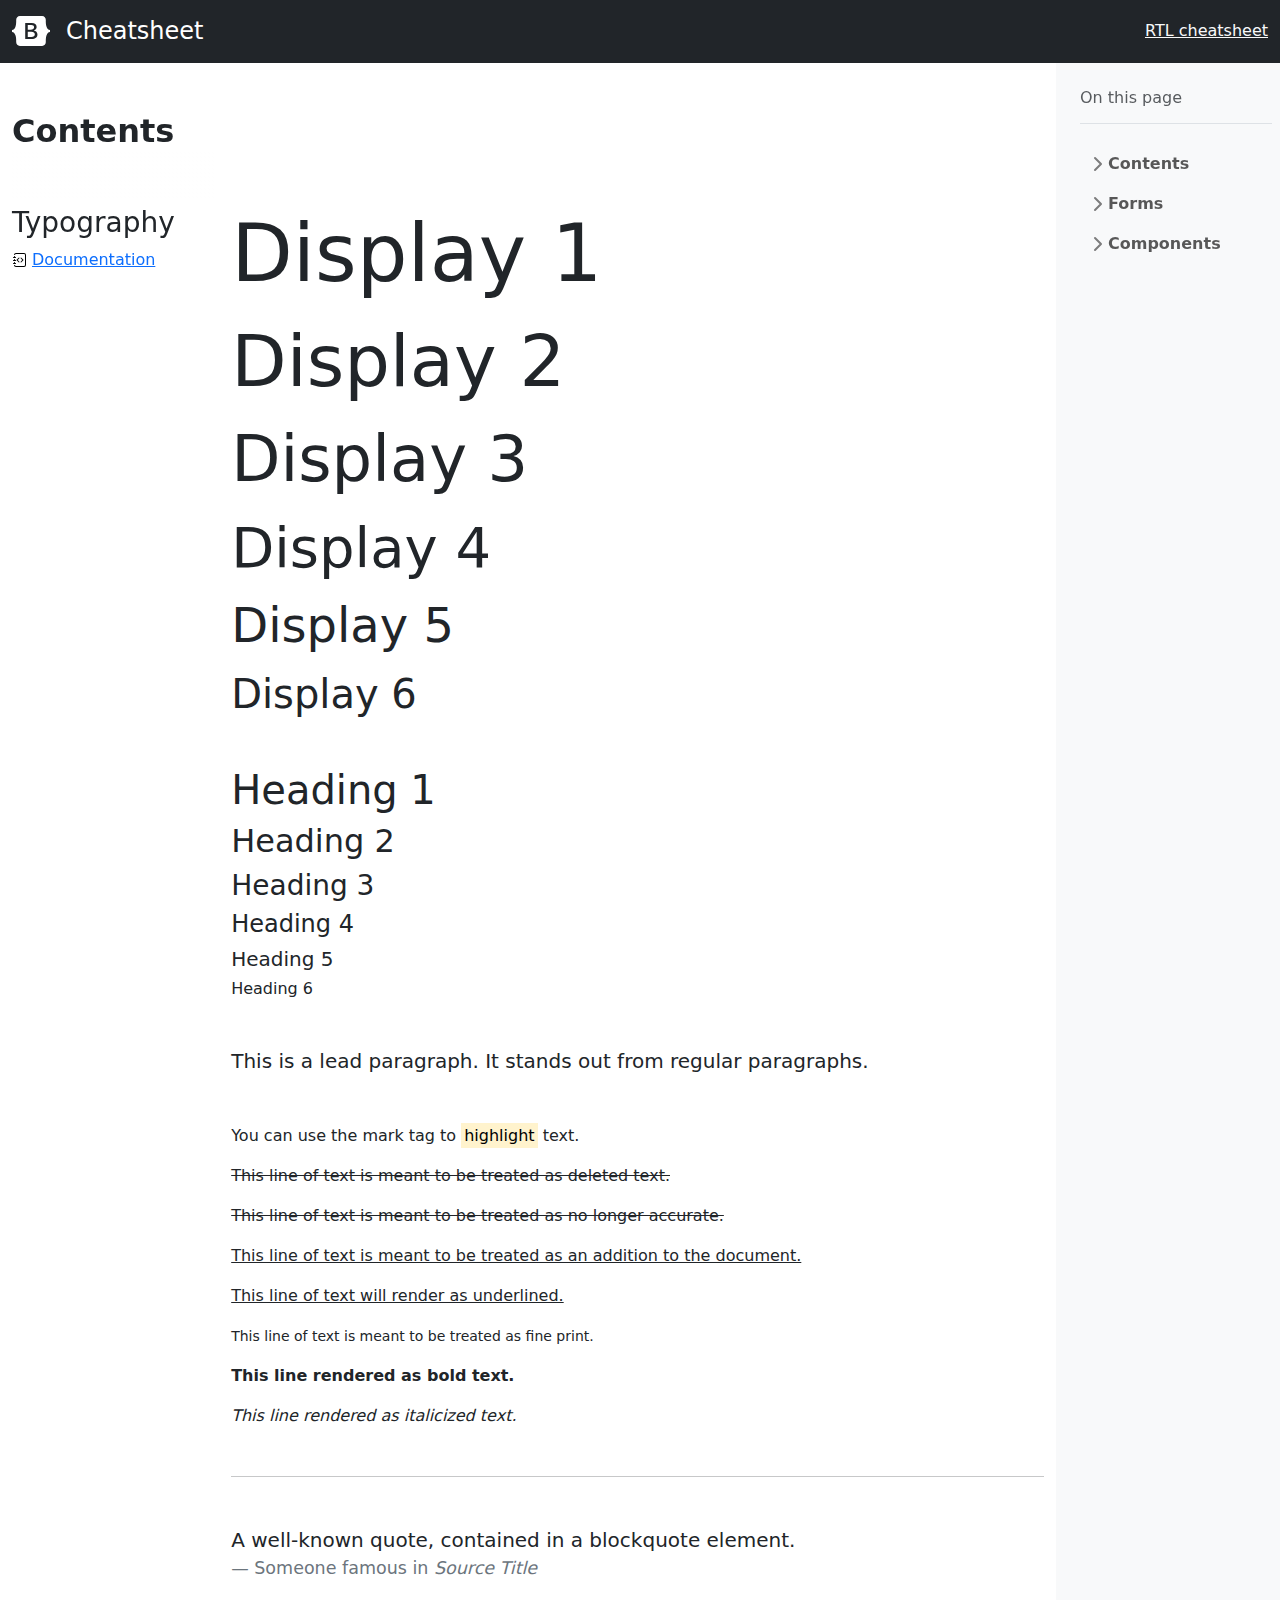
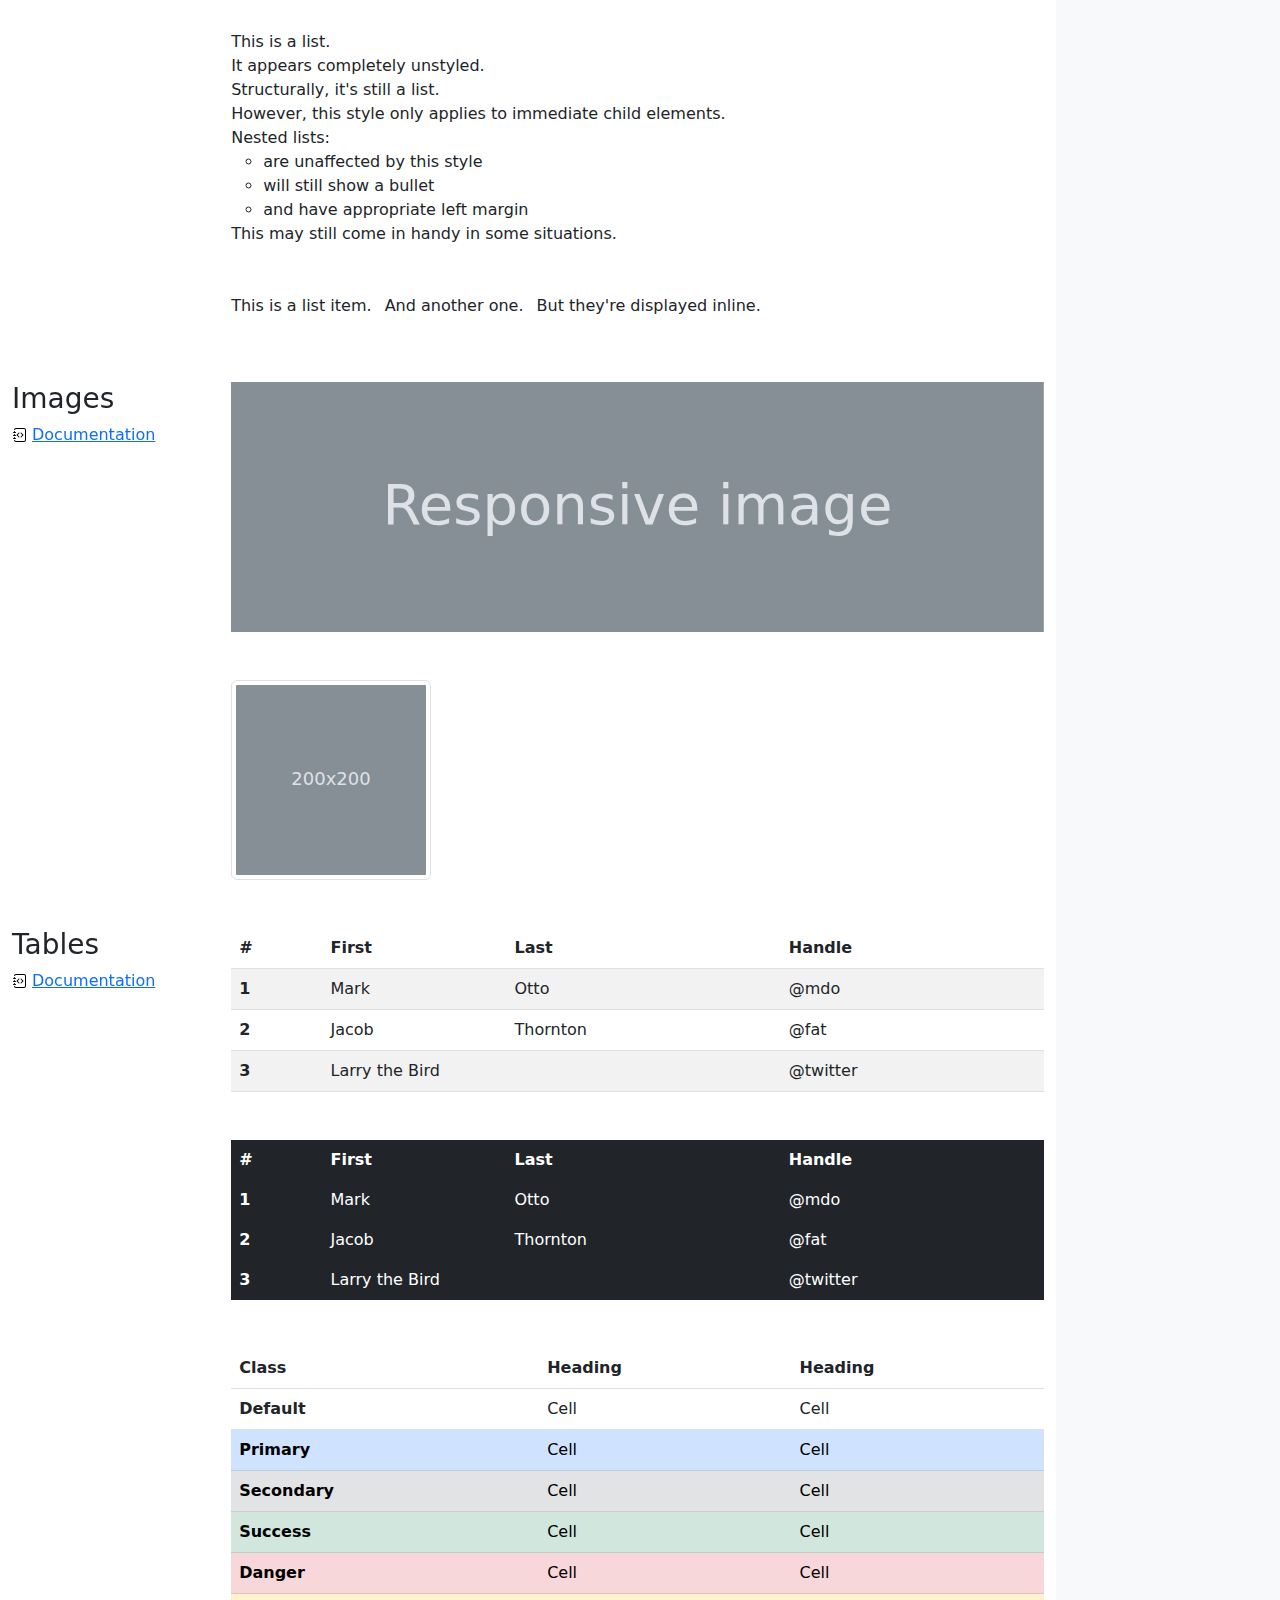
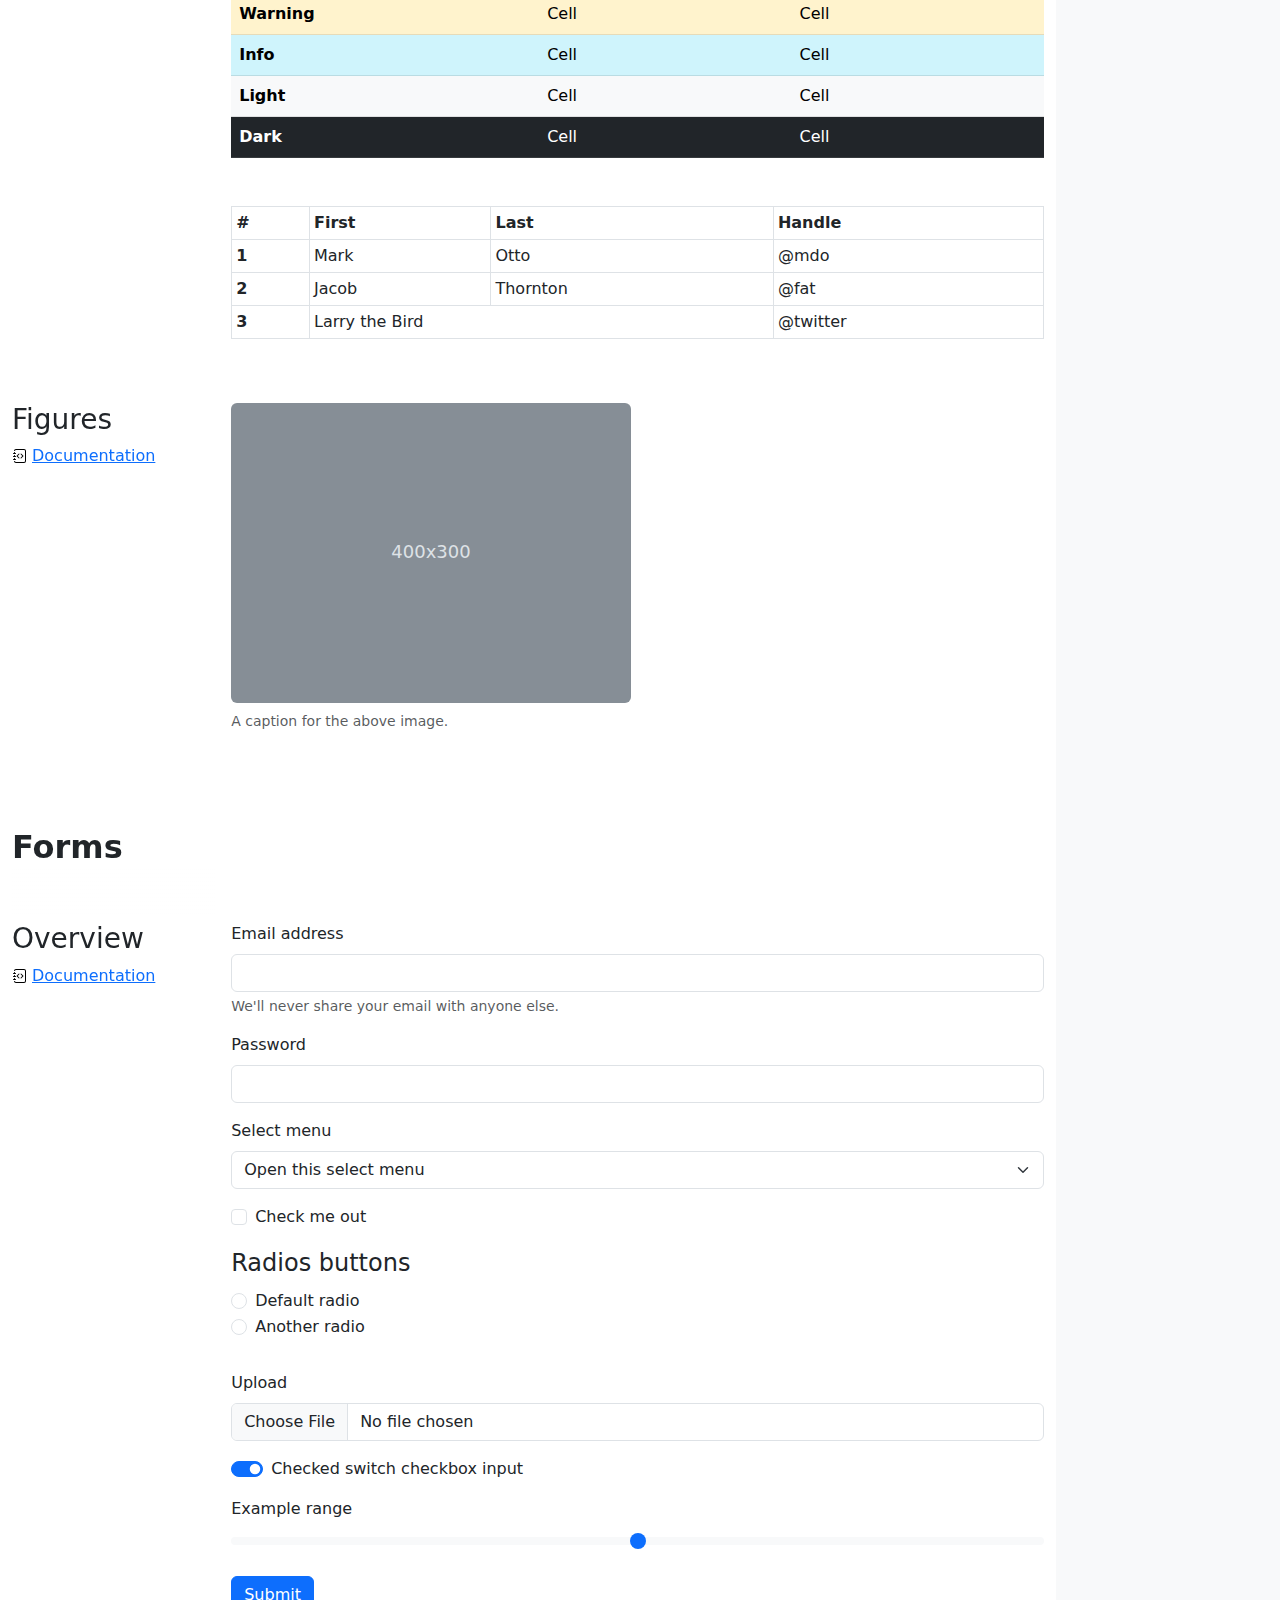
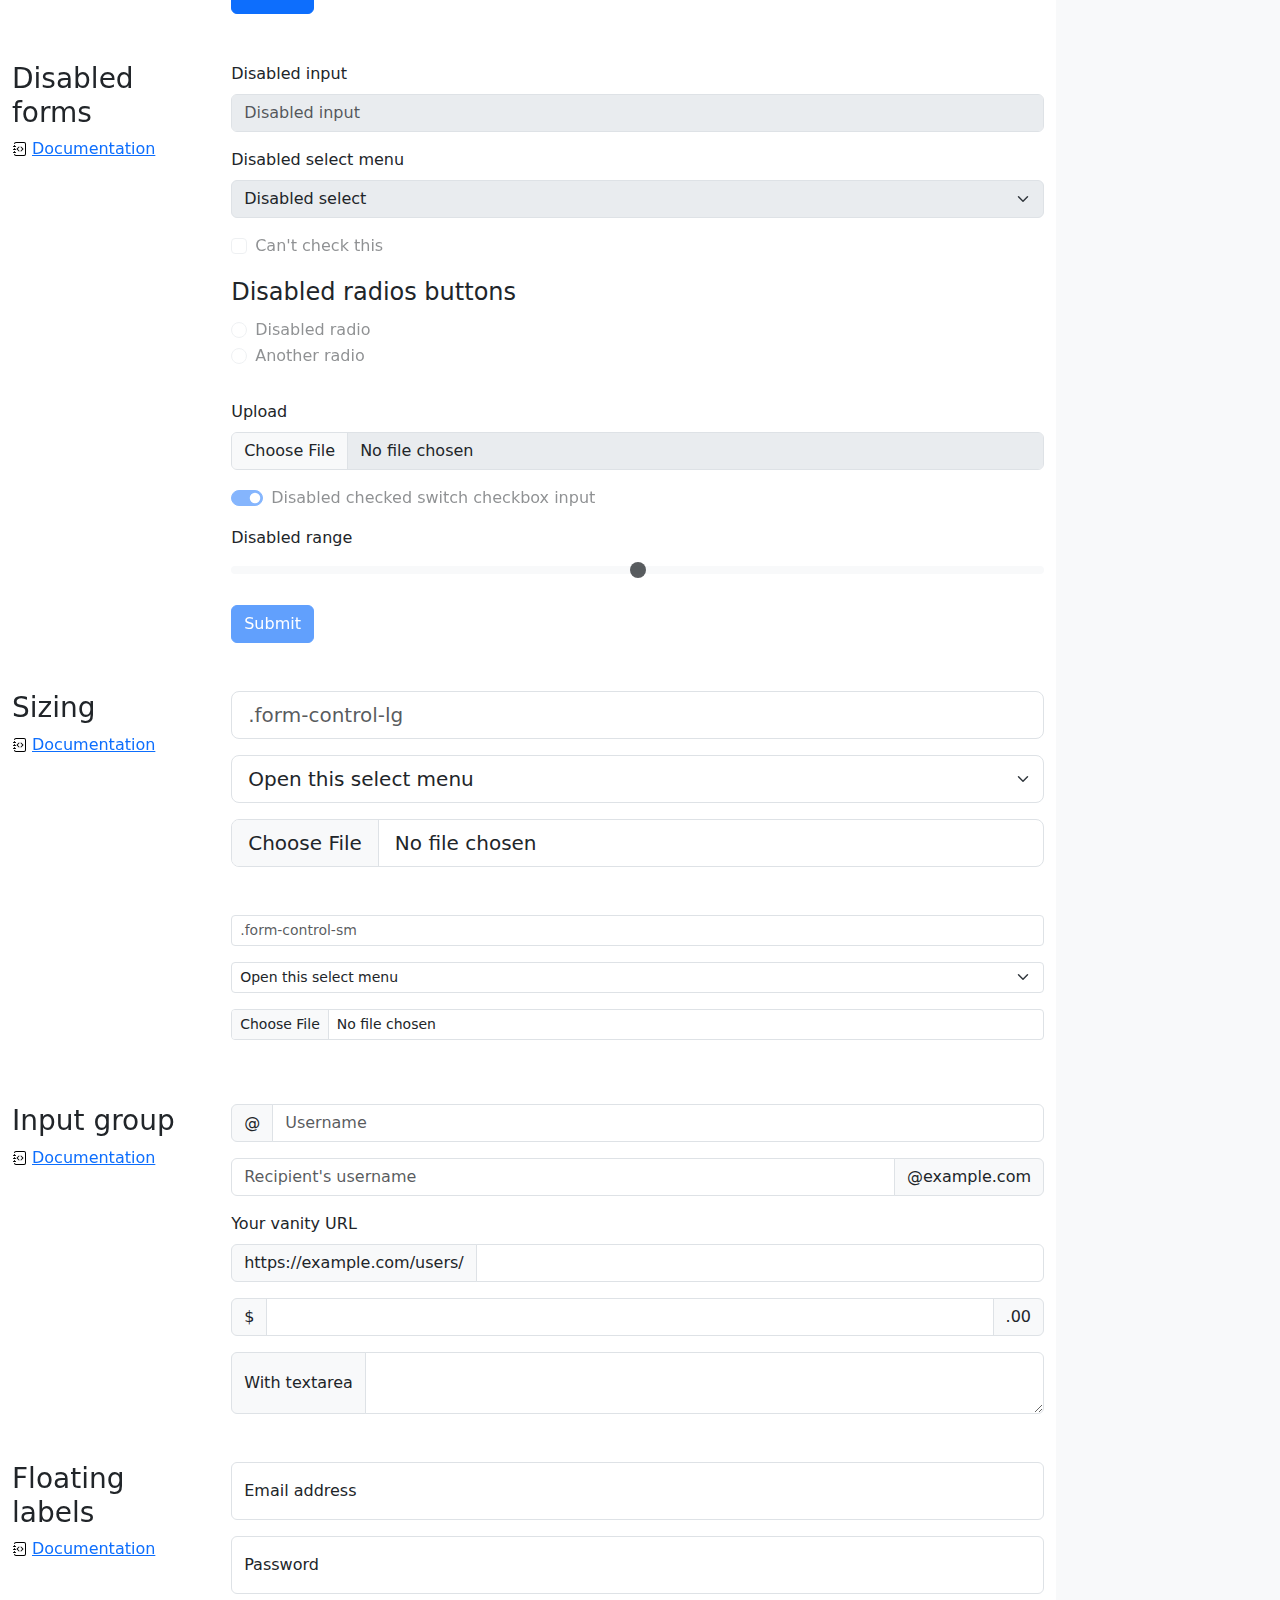
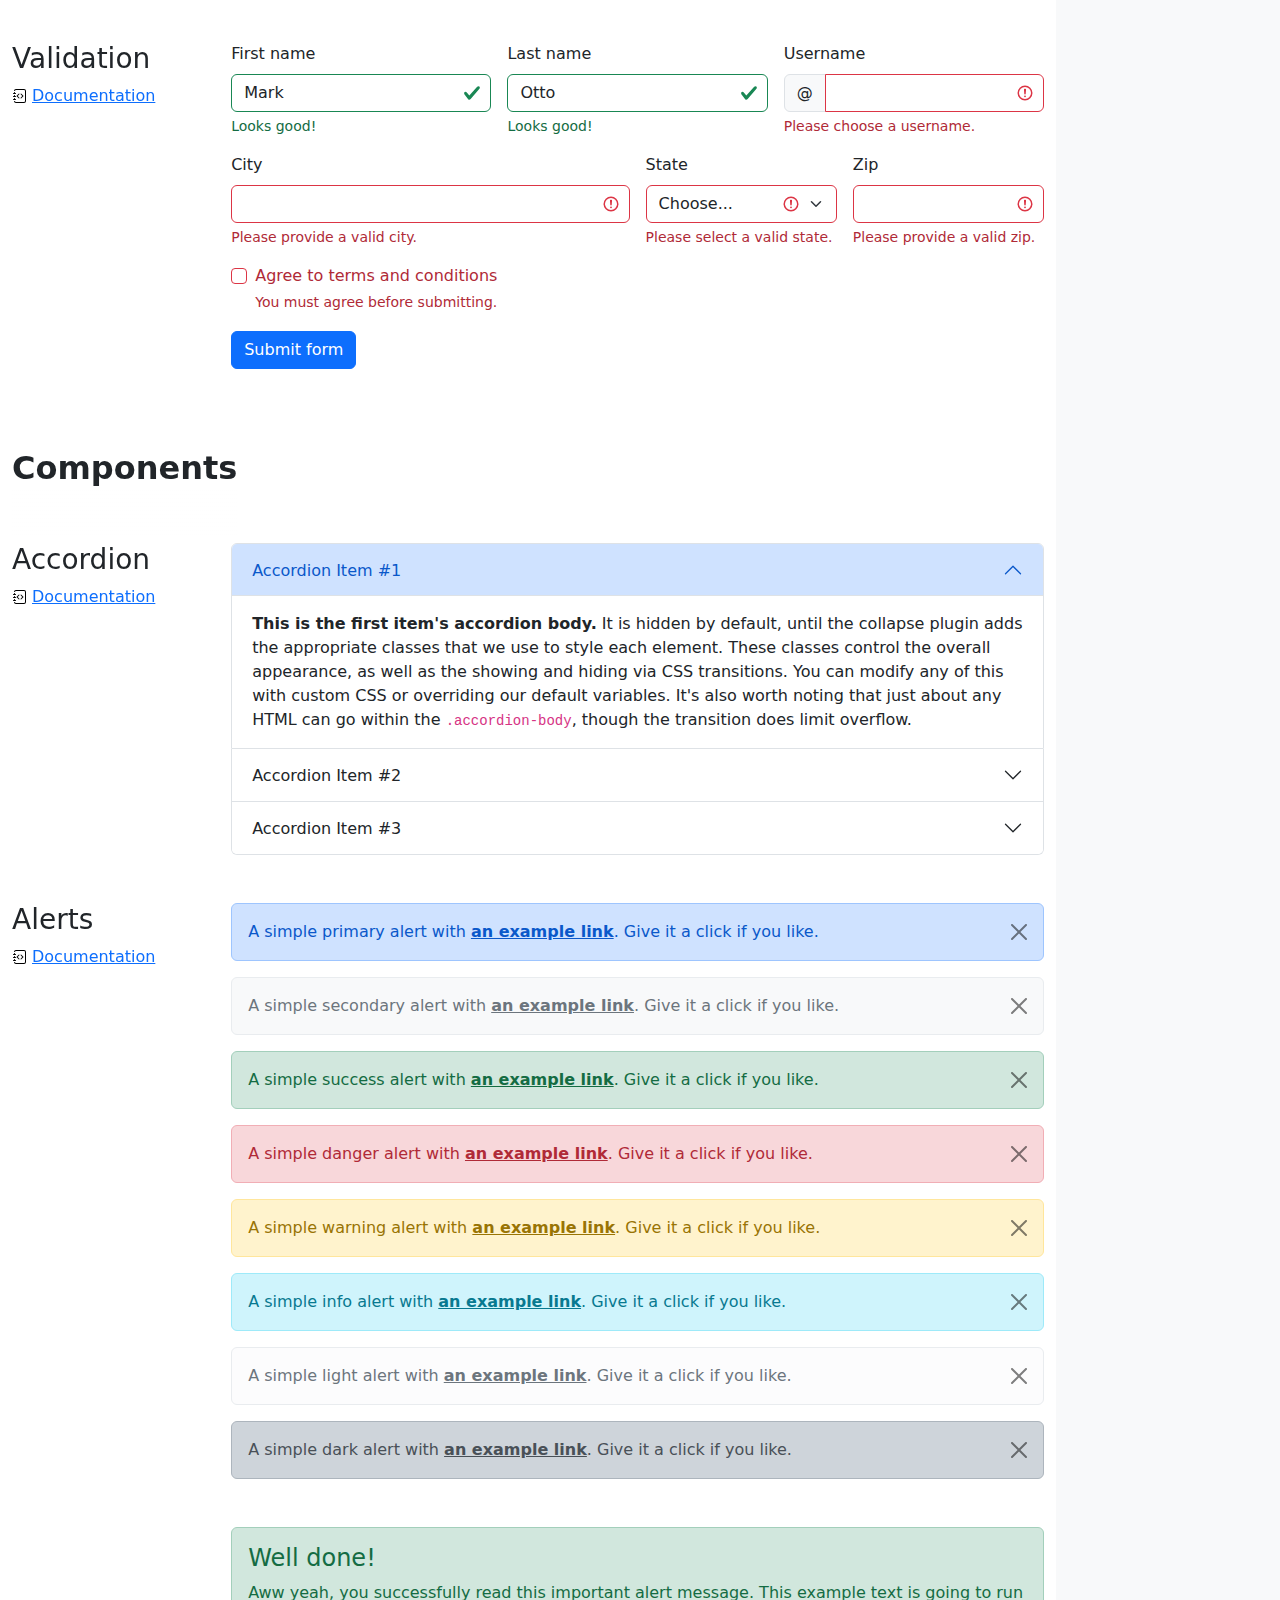
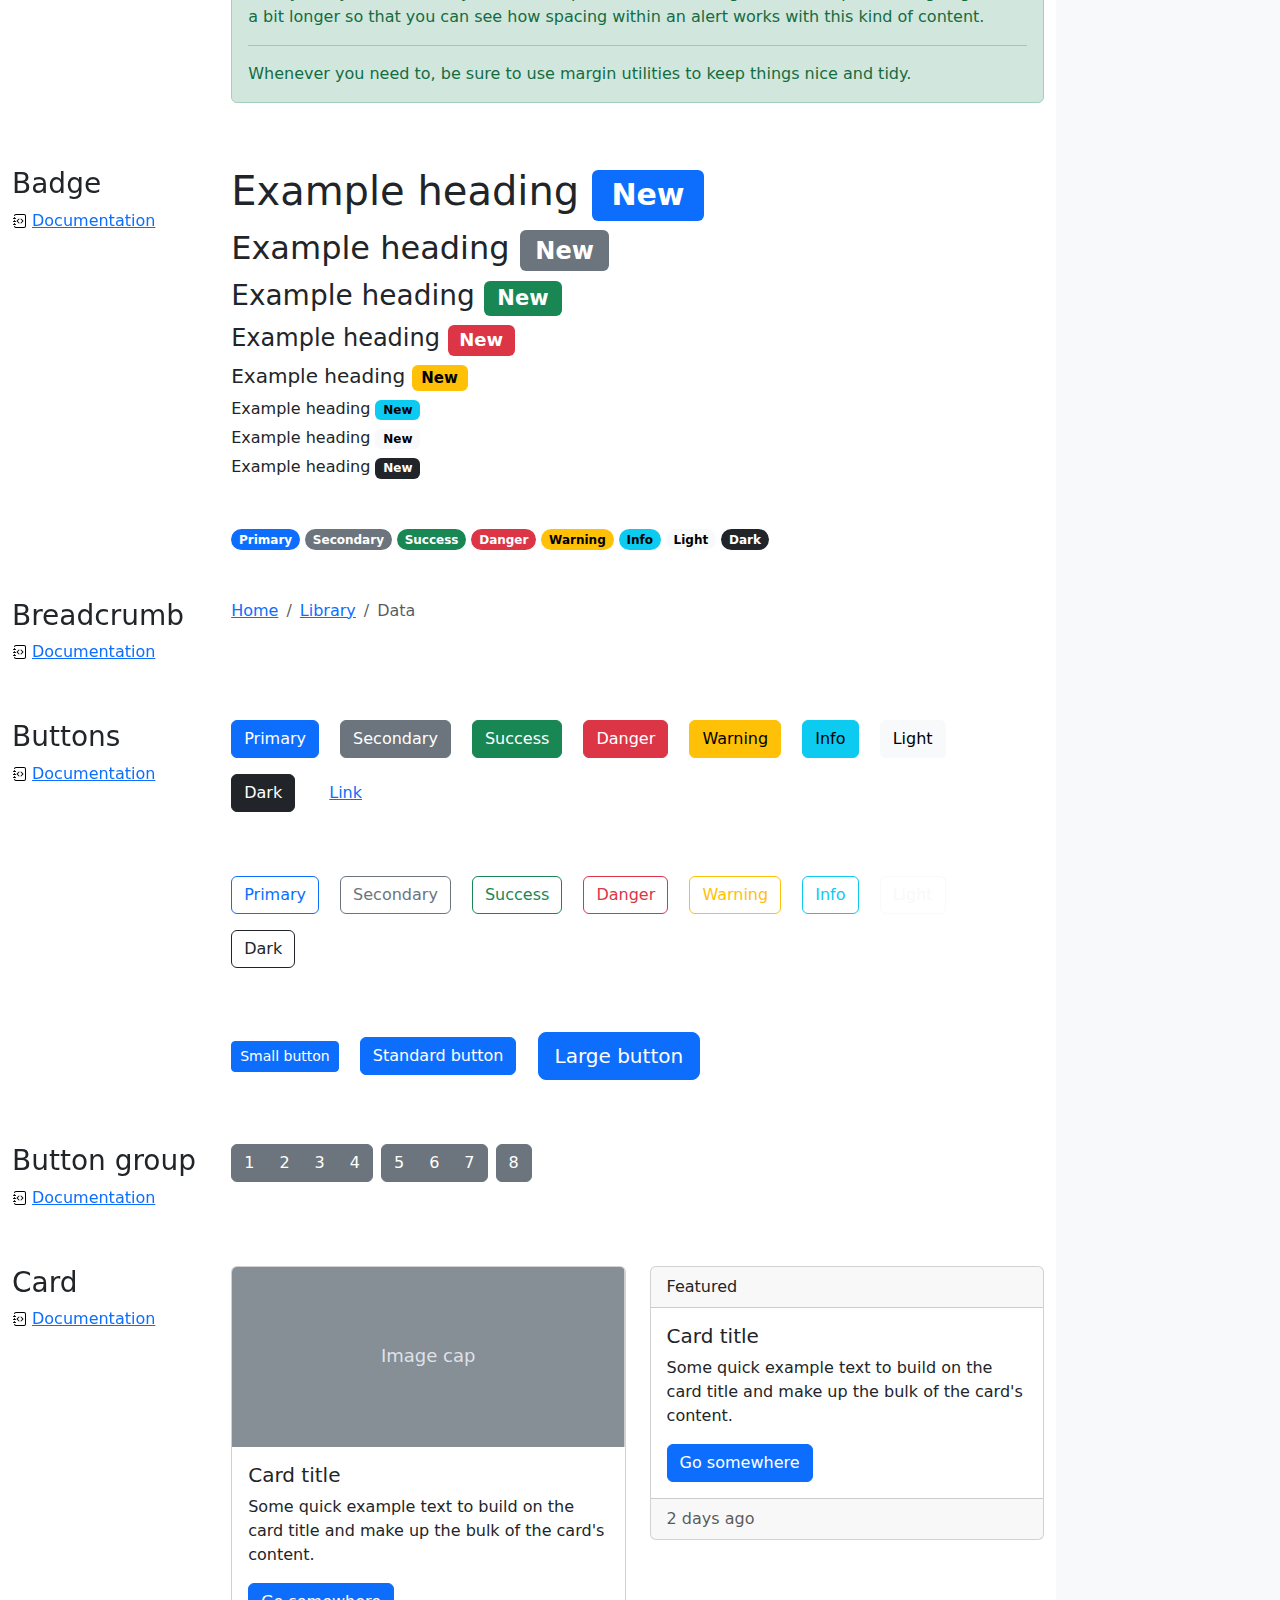
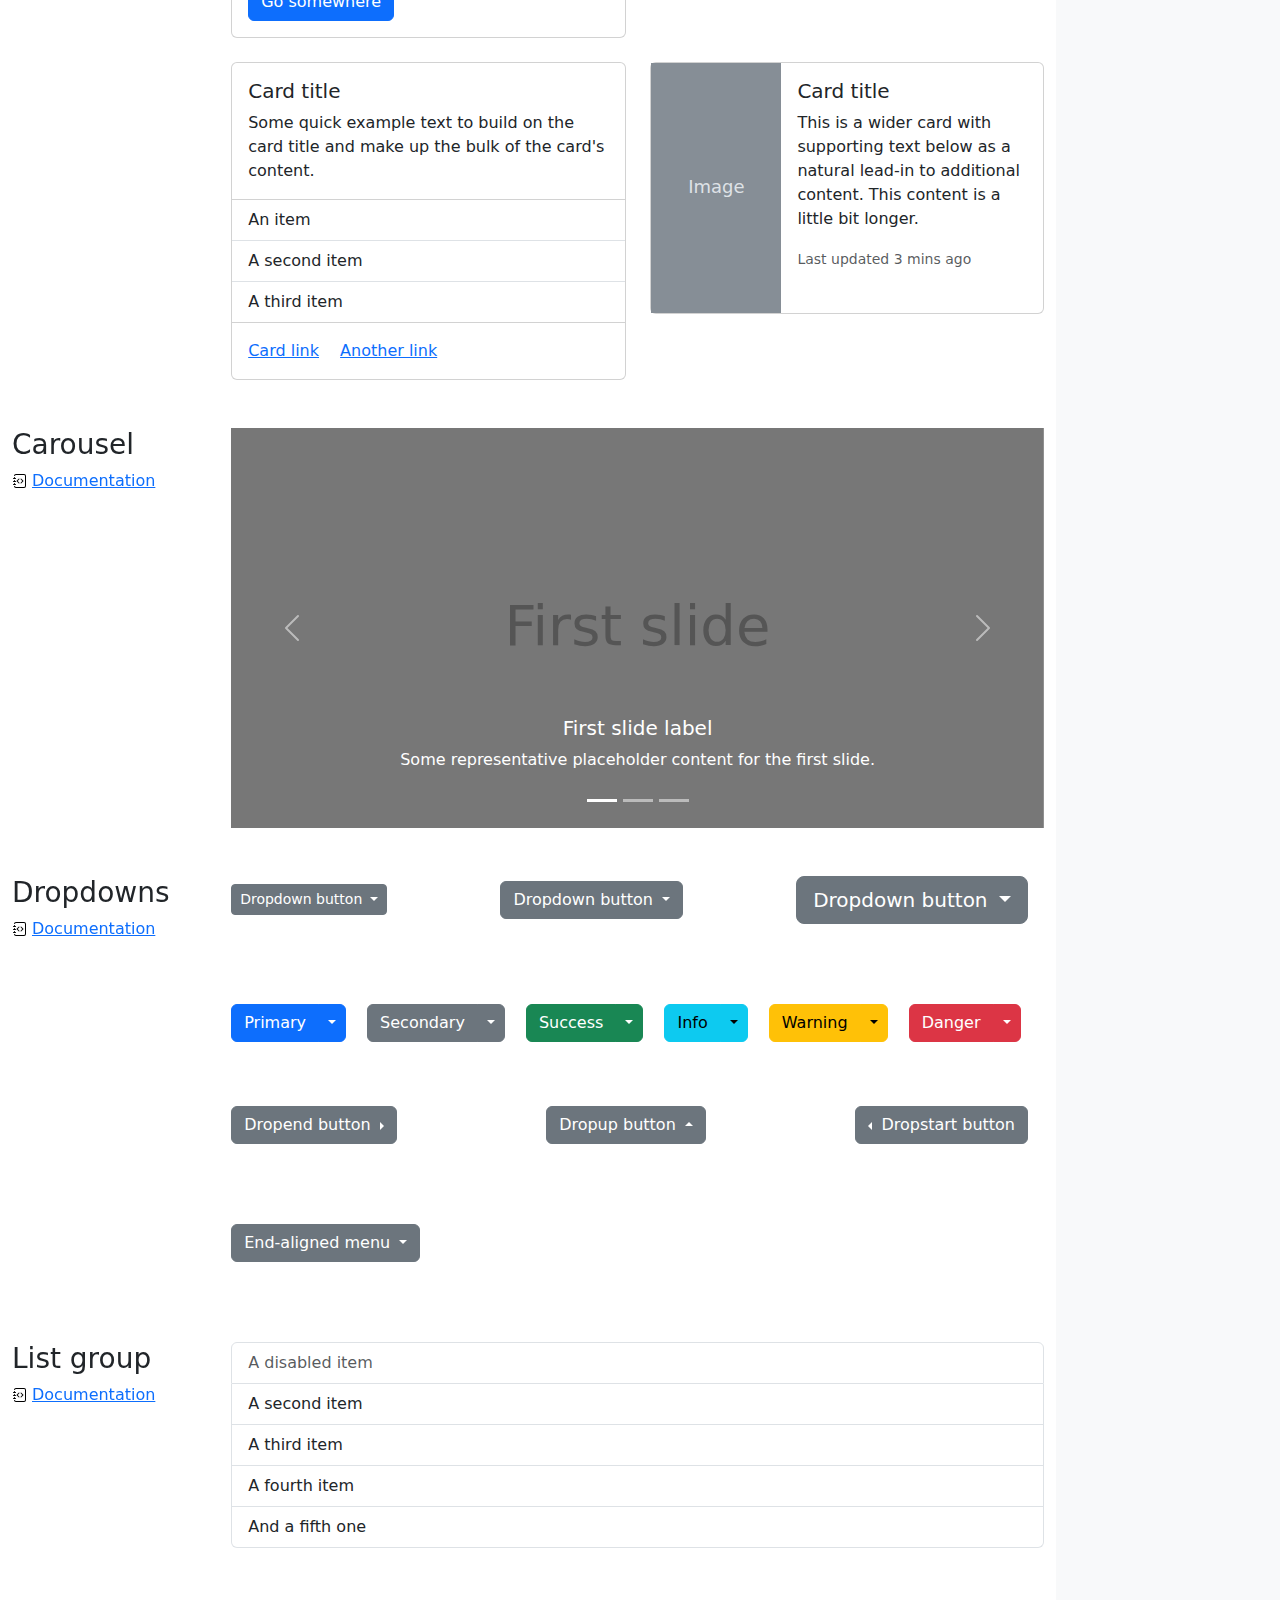
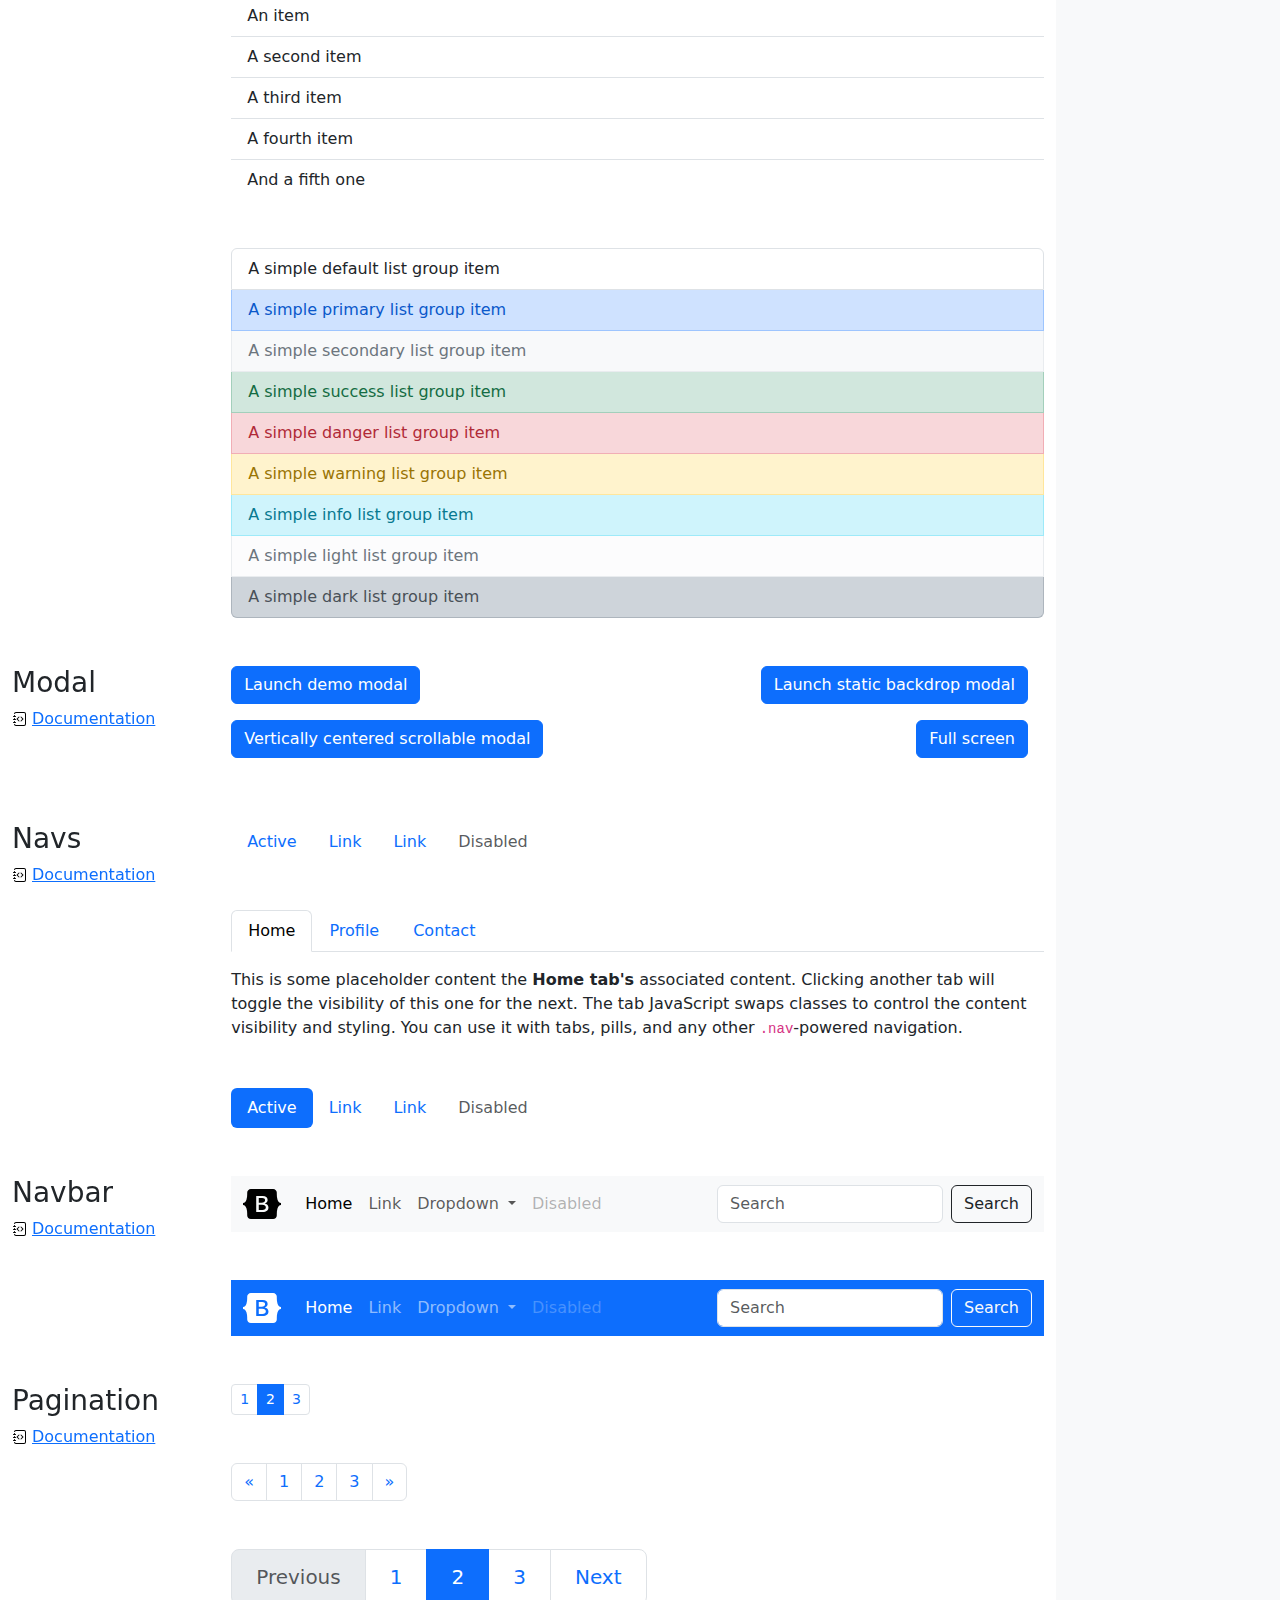
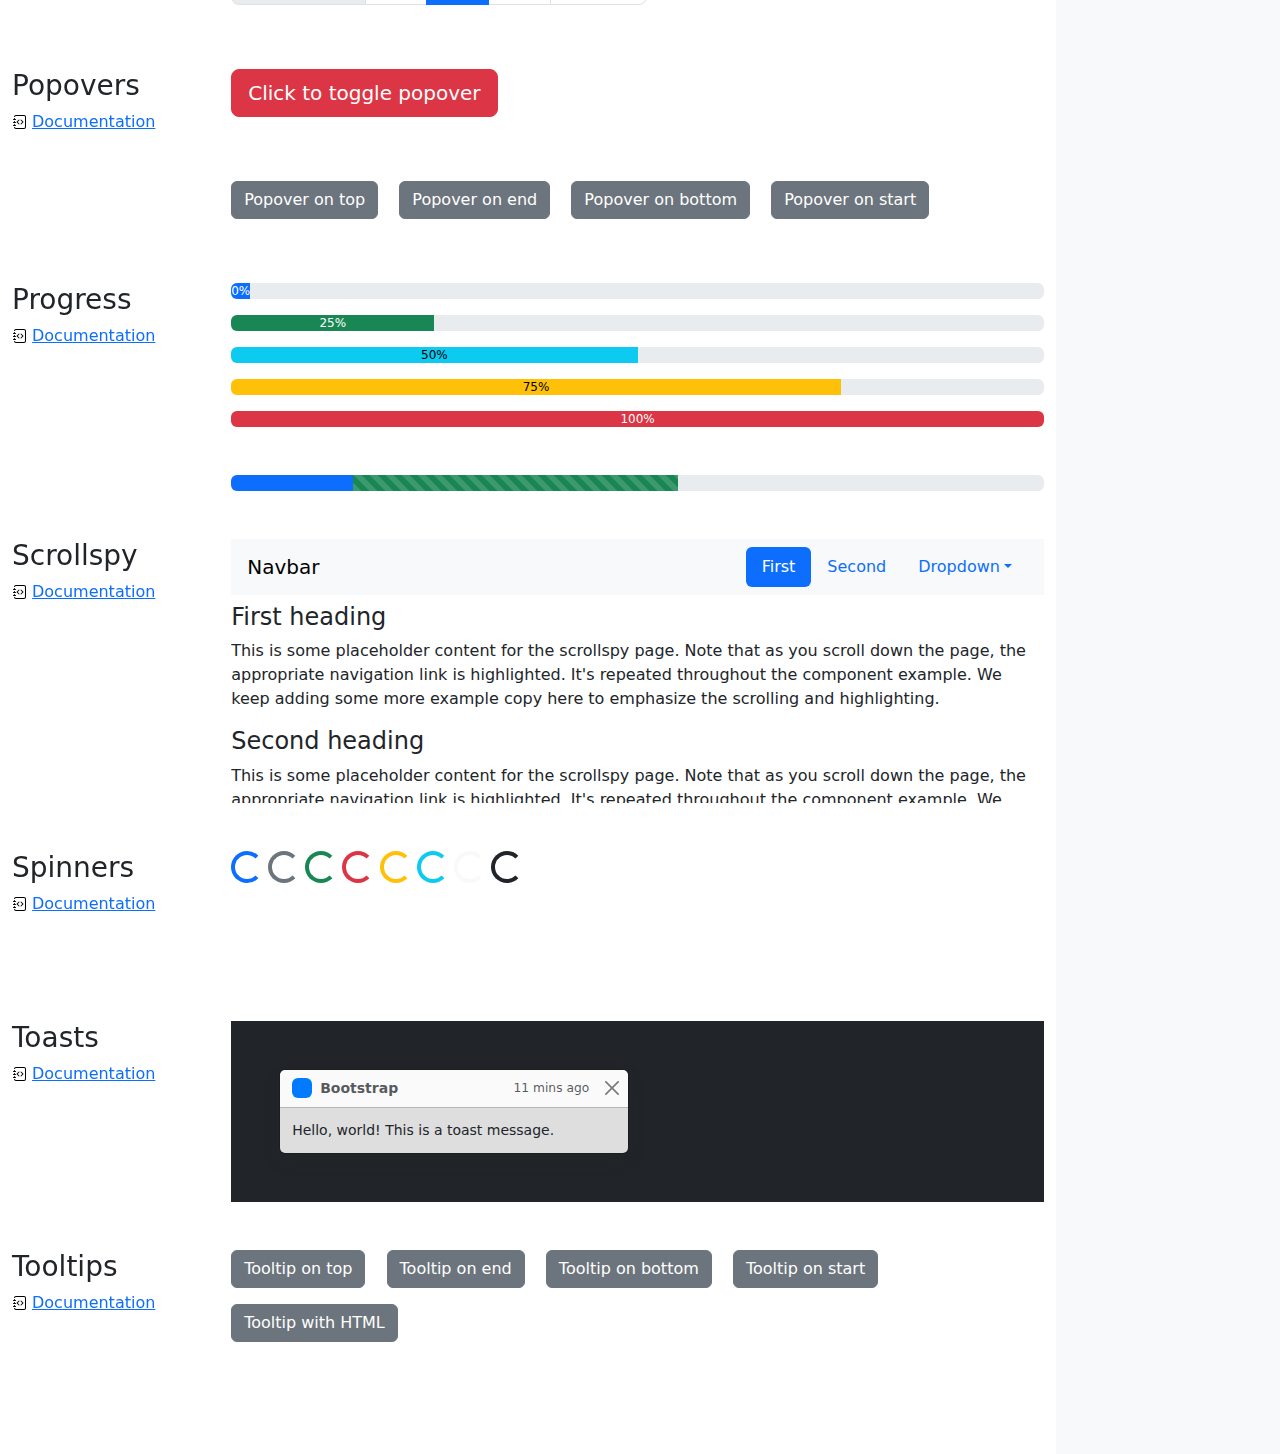
<file: styles/bootstrap-5.3.0-alpha1-examples/cheatsheet/index.html>
<!doctype html>
<html lang="en">
  <head>
    <meta charset="utf-8">
    <meta name="viewport" content="width=device-width, initial-scale=1">
    <meta name="description" content="">
    <meta name="author" content="Mark Otto, Jacob Thornton, and Bootstrap contributors">
    <meta name="generator" content="Hugo 0.108.0">
    <title>Cheatsheet · Bootstrap v5.3</title>

    <link rel="canonical" href="https://getbootstrap.com/docs/5.3/examples/cheatsheet/">

    

    

<link href="../assets/dist/css/bootstrap.min.css" rel="stylesheet">

    <style>
      .bd-placeholder-img {
        font-size: 1.125rem;
        text-anchor: middle;
        -webkit-user-select: none;
        -moz-user-select: none;
        user-select: none;
      }

      @media (min-width: 768px) {
        .bd-placeholder-img-lg {
          font-size: 3.5rem;
        }
      }

      .b-example-divider {
        height: 3rem;
        background-color: rgba(0, 0, 0, .1);
        border: solid rgba(0, 0, 0, .15);
        border-width: 1px 0;
        box-shadow: inset 0 .5em 1.5em rgba(0, 0, 0, .1), inset 0 .125em .5em rgba(0, 0, 0, .15);
      }

      .b-example-vr {
        flex-shrink: 0;
        width: 1.5rem;
        height: 100vh;
      }

      .bi {
        vertical-align: -.125em;
        fill: currentColor;
      }

      .nav-scroller {
        position: relative;
        z-index: 2;
        height: 2.75rem;
        overflow-y: hidden;
      }

      .nav-scroller .nav {
        display: flex;
        flex-wrap: nowrap;
        padding-bottom: 1rem;
        margin-top: -1px;
        overflow-x: auto;
        text-align: center;
        white-space: nowrap;
        -webkit-overflow-scrolling: touch;
      }
    </style>

    
    <!-- Custom styles for this template -->
    <link href="cheatsheet.css" rel="stylesheet">
  </head>
  <body class="bg-light">
    
<header class="bd-header bg-dark py-3 d-flex align-items-stretch border-bottom border-dark">
  <div class="container-fluid d-flex align-items-center">
    <h1 class="d-flex align-items-center fs-4 text-white mb-0">
      <img src="../assets/brand/bootstrap-logo-white.svg" width="38" height="30" class="me-3" alt="Bootstrap">
      Cheatsheet
    </h1>
    <a href="../examples/cheatsheet-rtl/" class="ms-auto link-light" hreflang="ar">RTL cheatsheet</a>
  </div>
</header>
<aside class="bd-aside sticky-xl-top text-muted align-self-start mb-3 mb-xl-5 px-2">
  <h2 class="h6 pt-4 pb-3 mb-4 border-bottom">On this page</h2>
  <nav class="small" id="toc">
    <ul class="list-unstyled">
      <li class="my-2">
        <button class="btn d-inline-flex align-items-center collapsed border-0" data-bs-toggle="collapse" aria-expanded="false" data-bs-target="#contents-collapse" aria-controls="contents-collapse">Contents</button>
        <ul class="list-unstyled ps-3 collapse" id="contents-collapse">
          <li><a class="d-inline-flex align-items-center rounded text-decoration-none" href="#typography">Typography</a></li>
          <li><a class="d-inline-flex align-items-center rounded text-decoration-none" href="#images">Images</a></li>
          <li><a class="d-inline-flex align-items-center rounded text-decoration-none" href="#tables">Tables</a></li>
          <li><a class="d-inline-flex align-items-center rounded text-decoration-none" href="#figures">Figures</a></li>
        </ul>
      </li>
      <li class="my-2">
        <button class="btn d-inline-flex align-items-center collapsed border-0" data-bs-toggle="collapse" aria-expanded="false" data-bs-target="#forms-collapse" aria-controls="forms-collapse">Forms</button>
        <ul class="list-unstyled ps-3 collapse" id="forms-collapse">
          <li><a class="d-inline-flex align-items-center rounded text-decoration-none" href="#overview">Overview</a></li>
          <li><a class="d-inline-flex align-items-center rounded text-decoration-none" href="#disabled-forms">Disabled forms</a></li>
          <li><a class="d-inline-flex align-items-center rounded text-decoration-none" href="#sizing">Sizing</a></li>
          <li><a class="d-inline-flex align-items-center rounded text-decoration-none" href="#input-group">Input group</a></li>
          <li><a class="d-inline-flex align-items-center rounded text-decoration-none" href="#floating-labels">Floating labels</a></li>
          <li><a class="d-inline-flex align-items-center rounded text-decoration-none" href="#validation">Validation</a></li>
        </ul>
      </li>
      <li class="my-2">
        <button class="btn d-inline-flex align-items-center collapsed border-0" data-bs-toggle="collapse" aria-expanded="false" data-bs-target="#components-collapse" aria-controls="components-collapse">Components</button>
        <ul class="list-unstyled ps-3 collapse" id="components-collapse">
          <li><a class="d-inline-flex align-items-center rounded text-decoration-none" href="#accordion">Accordion</a></li>
          <li><a class="d-inline-flex align-items-center rounded text-decoration-none" href="#alerts">Alerts</a></li>
          <li><a class="d-inline-flex align-items-center rounded text-decoration-none" href="#badge">Badge</a></li>
          <li><a class="d-inline-flex align-items-center rounded text-decoration-none" href="#breadcrumb">Breadcrumb</a></li>
          <li><a class="d-inline-flex align-items-center rounded text-decoration-none" href="#buttons">Buttons</a></li>
          <li><a class="d-inline-flex align-items-center rounded text-decoration-none" href="#button-group">Button group</a></li>
          <li><a class="d-inline-flex align-items-center rounded text-decoration-none" href="#card">Card</a></li>
          <li><a class="d-inline-flex align-items-center rounded text-decoration-none" href="#carousel">Carousel</a></li>
          <li><a class="d-inline-flex align-items-center rounded text-decoration-none" href="#dropdowns">Dropdowns</a></li>
          <li><a class="d-inline-flex align-items-center rounded text-decoration-none" href="#list-group">List group</a></li>
          <li><a class="d-inline-flex align-items-center rounded text-decoration-none" href="#modal">Modal</a></li>
          <li><a class="d-inline-flex align-items-center rounded text-decoration-none" href="#navs">Navs</a></li>
          <li><a class="d-inline-flex align-items-center rounded text-decoration-none" href="#navbar">Navbar</a></li>
          <li><a class="d-inline-flex align-items-center rounded text-decoration-none" href="#pagination">Pagination</a></li>
          <li><a class="d-inline-flex align-items-center rounded text-decoration-none" href="#popovers">Popovers</a></li>
          <li><a class="d-inline-flex align-items-center rounded text-decoration-none" href="#progress">Progress</a></li>
          <li><a class="d-inline-flex align-items-center rounded text-decoration-none" href="#scrollspy">Scrollspy</a></li>
          <li><a class="d-inline-flex align-items-center rounded text-decoration-none" href="#spinners">Spinners</a></li>
          <li><a class="d-inline-flex align-items-center rounded text-decoration-none" href="#toasts">Toasts</a></li>
          <li><a class="d-inline-flex align-items-center rounded text-decoration-none" href="#tooltips">Tooltips</a></li>
        </ul>
      </li>
    </ul>
  </nav>
</aside>
<div class="bd-cheatsheet container-fluid bg-body">
  <section id="content">
    <h2 class="sticky-xl-top fw-bold pt-3 pt-xl-5 pb-2 pb-xl-3">Contents</h2>

    <article class="my-3" id="typography">
      <div class="bd-heading sticky-xl-top align-self-start mt-5 mb-3 mt-xl-0 mb-xl-2">
        <h3>Typography</h3>
        <a class="d-flex align-items-center" href="../content/typography/">Documentation</a>
      </div>

      <div>
        <div class="bd-example-snippet bd-code-snippet"><div class="bd-example">
        <p class="display-1">Display 1</p>
        <p class="display-2">Display 2</p>
        <p class="display-3">Display 3</p>
        <p class="display-4">Display 4</p>
        <p class="display-5">Display 5</p>
        <p class="display-6">Display 6</p>
        </div></div>


        <div class="bd-example-snippet bd-code-snippet"><div class="bd-example">
        <p class="h1">Heading 1</p>
        <p class="h2">Heading 2</p>
        <p class="h3">Heading 3</p>
        <p class="h4">Heading 4</p>
        <p class="h5">Heading 5</p>
        <p class="h6">Heading 6</p>
        </div></div>


        <div class="bd-example-snippet bd-code-snippet"><div class="bd-example">
        <p class="lead">
          This is a lead paragraph. It stands out from regular paragraphs.
        </p>
        </div></div>


        <div class="bd-example-snippet bd-code-snippet"><div class="bd-example">
        <p>You can use the mark tag to <mark>highlight</mark> text.</p>
        <p><del>This line of text is meant to be treated as deleted text.</del></p>
        <p><s>This line of text is meant to be treated as no longer accurate.</s></p>
        <p><ins>This line of text is meant to be treated as an addition to the document.</ins></p>
        <p><u>This line of text will render as underlined.</u></p>
        <p><small>This line of text is meant to be treated as fine print.</small></p>
        <p><strong>This line rendered as bold text.</strong></p>
        <p><em>This line rendered as italicized text.</em></p>
        </div></div>


        <div class="bd-example-snippet bd-code-snippet"><div class="bd-example">
        <hr>
        </div></div>


        <div class="bd-example-snippet bd-code-snippet"><div class="bd-example">
        <blockquote class="blockquote">
          <p>A well-known quote, contained in a blockquote element.</p>
          <footer class="blockquote-footer">Someone famous in <cite title="Source Title">Source Title</cite></footer>
        </blockquote>
        </div></div>


        <div class="bd-example-snippet bd-code-snippet"><div class="bd-example">
        <ul class="list-unstyled">
          <li>This is a list.</li>
          <li>It appears completely unstyled.</li>
          <li>Structurally, it's still a list.</li>
          <li>However, this style only applies to immediate child elements.</li>
          <li>Nested lists:
            <ul>
              <li>are unaffected by this style</li>
              <li>will still show a bullet</li>
              <li>and have appropriate left margin</li>
            </ul>
          </li>
          <li>This may still come in handy in some situations.</li>
        </ul>
        </div></div>


        <div class="bd-example-snippet bd-code-snippet"><div class="bd-example">
        <ul class="list-inline">
          <li class="list-inline-item">This is a list item.</li>
          <li class="list-inline-item">And another one.</li>
          <li class="list-inline-item">But they're displayed inline.</li>
        </ul>
        </div></div>

      </div>
    </article>
    <article class="my-3" id="images">
      <div class="bd-heading sticky-xl-top align-self-start mt-5 mb-3 mt-xl-0 mb-xl-2">
        <h3>Images</h3>
        <a class="d-flex align-items-center" href="../content/images/">Documentation</a>
      </div>

      <div>
        <div class="bd-example-snippet bd-code-snippet"><div class="bd-example">
        <svg class="bd-placeholder-img bd-placeholder-img-lg img-fluid" width="100%" height="250" xmlns="http://www.w3.org/2000/svg" role="img" aria-label="Placeholder: Responsive image" preserveAspectRatio="xMidYMid slice" focusable="false"><title>Placeholder</title><rect width="100%" height="100%" fill="#868e96"/><text x="50%" y="50%" fill="#dee2e6" dy=".3em">Responsive image</text></svg>
        </div></div>


        <div class="bd-example-snippet bd-code-snippet"><div class="bd-example">
        <svg class="bd-placeholder-img img-thumbnail" width="200" height="200" xmlns="http://www.w3.org/2000/svg" role="img" aria-label="A generic square placeholder image with a white border around it, making it resemble a photograph taken with an old instant camera: 200x200" preserveAspectRatio="xMidYMid slice" focusable="false"><title>A generic square placeholder image with a white border around it, making it resemble a photograph taken with an old instant camera</title><rect width="100%" height="100%" fill="#868e96"/><text x="50%" y="50%" fill="#dee2e6" dy=".3em">200x200</text></svg>
        </div></div>

      </div>
    </article>
    <article class="my-3" id="tables">
      <div class="bd-heading sticky-xl-top align-self-start mt-5 mb-3 mt-xl-0 mb-xl-2">
        <h3>Tables</h3>
        <a class="d-flex align-items-center" href="../content/tables/">Documentation</a>
      </div>

      <div>
        <div class="bd-example-snippet bd-code-snippet"><div class="bd-example">
        <table class="table table-striped">
          <thead>
          <tr>
            <th scope="col">#</th>
            <th scope="col">First</th>
            <th scope="col">Last</th>
            <th scope="col">Handle</th>
          </tr>
          </thead>
          <tbody>
          <tr>
            <th scope="row">1</th>
            <td>Mark</td>
            <td>Otto</td>
            <td>@mdo</td>
          </tr>
          <tr>
            <th scope="row">2</th>
            <td>Jacob</td>
            <td>Thornton</td>
            <td>@fat</td>
          </tr>
          <tr>
            <th scope="row">3</th>
            <td colspan="2">Larry the Bird</td>
            <td>@twitter</td>
          </tr>
          </tbody>
        </table>
        </div></div>


        <div class="bd-example-snippet bd-code-snippet"><div class="bd-example">
        <table class="table table-dark table-borderless">
          <thead>
          <tr>
            <th scope="col">#</th>
            <th scope="col">First</th>
            <th scope="col">Last</th>
            <th scope="col">Handle</th>
          </tr>
          </thead>
          <tbody>
          <tr>
            <th scope="row">1</th>
            <td>Mark</td>
            <td>Otto</td>
            <td>@mdo</td>
          </tr>
          <tr>
            <th scope="row">2</th>
            <td>Jacob</td>
            <td>Thornton</td>
            <td>@fat</td>
          </tr>
          <tr>
            <th scope="row">3</th>
            <td colspan="2">Larry the Bird</td>
            <td>@twitter</td>
          </tr>
          </tbody>
        </table>
        </div></div>


        <div class="bd-example-snippet bd-code-snippet"><div class="bd-example">
        <table class="table table-hover">
          <thead>
          <tr>
            <th scope="col">Class</th>
            <th scope="col">Heading</th>
            <th scope="col">Heading</th>
          </tr>
          </thead>
          <tbody>
          <tr>
            <th scope="row">Default</th>
            <td>Cell</td>
            <td>Cell</td>
          </tr>
          
          <tr class="table-primary">
            <th scope="row">Primary</th>
            <td>Cell</td>
            <td>Cell</td>
          </tr>
          <tr class="table-secondary">
            <th scope="row">Secondary</th>
            <td>Cell</td>
            <td>Cell</td>
          </tr>
          <tr class="table-success">
            <th scope="row">Success</th>
            <td>Cell</td>
            <td>Cell</td>
          </tr>
          <tr class="table-danger">
            <th scope="row">Danger</th>
            <td>Cell</td>
            <td>Cell</td>
          </tr>
          <tr class="table-warning">
            <th scope="row">Warning</th>
            <td>Cell</td>
            <td>Cell</td>
          </tr>
          <tr class="table-info">
            <th scope="row">Info</th>
            <td>Cell</td>
            <td>Cell</td>
          </tr>
          <tr class="table-light">
            <th scope="row">Light</th>
            <td>Cell</td>
            <td>Cell</td>
          </tr>
          <tr class="table-dark">
            <th scope="row">Dark</th>
            <td>Cell</td>
            <td>Cell</td>
          </tr>
          </tbody>
        </table>
        </div></div>


        <div class="bd-example-snippet bd-code-snippet"><div class="bd-example">
        <table class="table table-sm table-bordered">
          <thead>
          <tr>
            <th scope="col">#</th>
            <th scope="col">First</th>
            <th scope="col">Last</th>
            <th scope="col">Handle</th>
          </tr>
          </thead>
          <tbody>
          <tr>
            <th scope="row">1</th>
            <td>Mark</td>
            <td>Otto</td>
            <td>@mdo</td>
          </tr>
          <tr>
            <th scope="row">2</th>
            <td>Jacob</td>
            <td>Thornton</td>
            <td>@fat</td>
          </tr>
          <tr>
            <th scope="row">3</th>
            <td colspan="2">Larry the Bird</td>
            <td>@twitter</td>
          </tr>
          </tbody>
        </table>
        </div></div>

      </div>
    </article>
    <article class="my-3" id="figures">
      <div class="bd-heading sticky-xl-top align-self-start mt-5 mb-3 mt-xl-0 mb-xl-2">
        <h3>Figures</h3>
        <a class="d-flex align-items-center" href="../content/figures/">Documentation</a>
      </div>

      <div>
        <div class="bd-example-snippet bd-code-snippet"><div class="bd-example">
        <figure class="figure">
          <svg class="bd-placeholder-img figure-img img-fluid rounded" width="400" height="300" xmlns="http://www.w3.org/2000/svg" role="img" aria-label="Placeholder: 400x300" preserveAspectRatio="xMidYMid slice" focusable="false"><title>Placeholder</title><rect width="100%" height="100%" fill="#868e96"/><text x="50%" y="50%" fill="#dee2e6" dy=".3em">400x300</text></svg>
          <figcaption class="figure-caption">A caption for the above image.</figcaption>
        </figure>
        </div></div>

      </div>
    </article>
  </section>

  <section id="forms">
    <h2 class="sticky-xl-top fw-bold pt-3 pt-xl-5 pb-2 pb-xl-3">Forms</h2>

    <article class="my-3" id="overview">
      <div class="bd-heading sticky-xl-top align-self-start mt-5 mb-3 mt-xl-0 mb-xl-2">
        <h3>Overview</h3>
        <a class="d-flex align-items-center" href="../forms/overview/">Documentation</a>
      </div>

      <div>
        <div class="bd-example-snippet bd-code-snippet"><div class="bd-example">
        <form>
          <div class="mb-3">
            <label for="exampleInputEmail1" class="form-label">Email address</label>
            <input type="email" class="form-control" id="exampleInputEmail1" aria-describedby="emailHelp">
            <div id="emailHelp" class="form-text">We'll never share your email with anyone else.</div>
          </div>
          <div class="mb-3">
            <label for="exampleInputPassword1" class="form-label">Password</label>
            <input type="password" class="form-control" id="exampleInputPassword1">
          </div>
          <div class="mb-3">
            <label for="exampleSelect" class="form-label">Select menu</label>
            <select class="form-select" id="exampleSelect">
              <option selected>Open this select menu</option>
              <option value="1">One</option>
              <option value="2">Two</option>
              <option value="3">Three</option>
            </select>
          </div>
          <div class="mb-3 form-check">
            <input type="checkbox" class="form-check-input" id="exampleCheck1">
            <label class="form-check-label" for="exampleCheck1">Check me out</label>
          </div>
          <fieldset class="mb-3">
            <legend>Radios buttons</legend>
            <div class="form-check">
              <input type="radio" name="radios" class="form-check-input" id="exampleRadio1">
              <label class="form-check-label" for="exampleRadio1">Default radio</label>
            </div>
            <div class="mb-3 form-check">
              <input type="radio" name="radios" class="form-check-input" id="exampleRadio2">
              <label class="form-check-label" for="exampleRadio2">Another radio</label>
            </div>
          </fieldset>
          <div class="mb-3">
            <label class="form-label" for="customFile">Upload</label>
            <input type="file" class="form-control" id="customFile">
          </div>
          <div class="mb-3 form-check form-switch">
            <input class="form-check-input" type="checkbox" role="switch" id="flexSwitchCheckChecked" checked>
            <label class="form-check-label" for="flexSwitchCheckChecked">Checked switch checkbox input</label>
          </div>
          <div class="mb-3">
            <label for="customRange3" class="form-label">Example range</label>
            <input type="range" class="form-range" min="0" max="5" step="0.5" id="customRange3">
          </div>
          <button type="submit" class="btn btn-primary">Submit</button>
        </form>
        </div></div>

      </div>
    </article>
    <article class="my-3" id="disabled-forms">
      <div class="bd-heading sticky-xl-top align-self-start mt-5 mb-3 mt-xl-0 mb-xl-2">
        <h3>Disabled forms</h3>
        <a class="d-flex align-items-center" href="../forms/overview/#disabled-forms">Documentation</a>
      </div>

      <div>
        <div class="bd-example-snippet bd-code-snippet"><div class="bd-example">
        <form>
          <fieldset disabled aria-label="Disabled fieldset example">
            <div class="mb-3">
              <label for="disabledTextInput" class="form-label">Disabled input</label>
              <input type="text" id="disabledTextInput" class="form-control" placeholder="Disabled input">
            </div>
            <div class="mb-3">
              <label for="disabledSelect" class="form-label">Disabled select menu</label>
              <select id="disabledSelect" class="form-select">
                <option>Disabled select</option>
              </select>
            </div>
            <div class="mb-3">
              <div class="form-check">
                <input class="form-check-input" type="checkbox" id="disabledFieldsetCheck" disabled>
                <label class="form-check-label" for="disabledFieldsetCheck">
                  Can't check this
                </label>
              </div>
            </div>
            <fieldset class="mb-3">
              <legend>Disabled radios buttons</legend>
              <div class="form-check">
                <input type="radio" name="radios" class="form-check-input" id="disabledRadio1" disabled>
                <label class="form-check-label" for="disabledRadio1">Disabled radio</label>
              </div>
              <div class="mb-3 form-check">
                <input type="radio" name="radios" class="form-check-input" id="disabledRadio2" disabled>
                <label class="form-check-label" for="disabledRadio2">Another radio</label>
              </div>
            </fieldset>
            <div class="mb-3">
              <label class="form-label" for="disabledCustomFile">Upload</label>
              <input type="file" class="form-control" id="disabledCustomFile" disabled>
            </div>
            <div class="mb-3 form-check form-switch">
              <input class="form-check-input" type="checkbox" role="switch" id="disabledSwitchCheckChecked" checked disabled>
              <label class="form-check-label" for="disabledSwitchCheckChecked">Disabled checked switch checkbox input</label>
            </div>
            <div class="mb-3">
              <label for="disabledRange" class="form-label">Disabled range</label>
              <input type="range" class="form-range" min="0" max="5" step="0.5" id="disabledRange">
            </div>
            <button type="submit" class="btn btn-primary">Submit</button>
          </fieldset>
        </form>
        </div></div>

      </div>
    </article>
    <article class="my-3" id="sizing">
      <div class="bd-heading sticky-xl-top align-self-start mt-5 mb-3 mt-xl-0 mb-xl-2">
        <h3>Sizing</h3>
        <a class="d-flex align-items-center" href="../forms/form-control/#sizing">Documentation</a>
      </div>

      <div>
        <div class="bd-example-snippet bd-code-snippet"><div class="bd-example">
        <div class="mb-3">
          <input class="form-control form-control-lg" type="text" placeholder=".form-control-lg" aria-label=".form-control-lg example">
        </div>
        <div class="mb-3">
          <select class="form-select form-select-lg" aria-label=".form-select-lg example">
            <option selected>Open this select menu</option>
            <option value="1">One</option>
            <option value="2">Two</option>
            <option value="3">Three</option>
          </select>
        </div>
        <div class="mb-3">
          <input type="file" class="form-control form-control-lg" aria-label="Large file input example">
        </div>
        </div></div>


        <div class="bd-example-snippet bd-code-snippet"><div class="bd-example">
        <div class="mb-3">
          <input class="form-control form-control-sm" type="text" placeholder=".form-control-sm" aria-label=".form-control-sm example">
        </div>
        <div class="mb-3">
          <select class="form-select form-select-sm" aria-label=".form-select-sm example">
            <option selected>Open this select menu</option>
            <option value="1">One</option>
            <option value="2">Two</option>
            <option value="3">Three</option>
          </select>
        </div>
        <div class="mb-3">
          <input type="file" class="form-control form-control-sm" aria-label="Small file input example">
        </div>
        </div></div>

      </div>
    </article>
    <article class="my-3" id="input-group">
      <div class="bd-heading sticky-xl-top align-self-start mt-5 mb-3 mt-xl-0 mb-xl-2">
        <h3>Input group</h3>
        <a class="d-flex align-items-center" href="../forms/input-group/">Documentation</a>
      </div>

      <div>
        <div class="bd-example-snippet bd-code-snippet"><div class="bd-example">
        <div class="input-group mb-3">
          <span class="input-group-text" id="basic-addon1">@</span>
          <input type="text" class="form-control" placeholder="Username" aria-label="Username" aria-describedby="basic-addon1">
        </div>
        <div class="input-group mb-3">
          <input type="text" class="form-control" placeholder="Recipient's username" aria-label="Recipient's username" aria-describedby="basic-addon2">
          <span class="input-group-text" id="basic-addon2">@example.com</span>
        </div>
        <label for="basic-url" class="form-label">Your vanity URL</label>
        <div class="input-group mb-3">
          <span class="input-group-text" id="basic-addon3">https://example.com/users/</span>
          <input type="text" class="form-control" id="basic-url" aria-describedby="basic-addon3">
        </div>
        <div class="input-group mb-3">
          <span class="input-group-text">$</span>
          <input type="text" class="form-control" aria-label="Amount (to the nearest dollar)">
          <span class="input-group-text">.00</span>
        </div>
        <div class="input-group">
          <span class="input-group-text">With textarea</span>
          <textarea class="form-control" aria-label="With textarea"></textarea>
        </div>
        </div></div>

      </div>
    </article>
    <article class="my-3" id="floating-labels">
      <div class="bd-heading sticky-xl-top align-self-start mt-5 mb-3 mt-xl-0 mb-xl-2">
        <h3>Floating labels</h3>
        <a class="d-flex align-items-center" href="../forms/floating-labels/">Documentation</a>
      </div>

      <div>
        <div class="bd-example-snippet bd-code-snippet"><div class="bd-example">
        <form>
          <div class="form-floating mb-3">
            <input type="email" class="form-control" id="floatingInput" placeholder="name@example.com">
            <label for="floatingInput">Email address</label>
          </div>
          <div class="form-floating">
            <input type="password" class="form-control" id="floatingPassword" placeholder="Password">
            <label for="floatingPassword">Password</label>
          </div>
        </form>
        </div></div>

      </div>
    </article>
    <article class="my-3" id="validation">
      <div class="bd-heading sticky-xl-top align-self-start mt-5 mb-3 mt-xl-0 mb-xl-2">
        <h3>Validation</h3>
        <a class="d-flex align-items-center" href="../forms/validation/">Documentation</a>
      </div>

      <div>
        <div class="bd-example-snippet bd-code-snippet"><div class="bd-example">
        <form class="row g-3">
          <div class="col-md-4">
            <label for="validationServer01" class="form-label">First name</label>
            <input type="text" class="form-control is-valid" id="validationServer01" value="Mark" required>
            <div class="valid-feedback">
              Looks good!
            </div>
          </div>
          <div class="col-md-4">
            <label for="validationServer02" class="form-label">Last name</label>
            <input type="text" class="form-control is-valid" id="validationServer02" value="Otto" required>
            <div class="valid-feedback">
              Looks good!
            </div>
          </div>
          <div class="col-md-4">
            <label for="validationServerUsername" class="form-label">Username</label>
            <div class="input-group has-validation">
              <span class="input-group-text" id="inputGroupPrepend3">@</span>
              <input type="text" class="form-control is-invalid" id="validationServerUsername" aria-describedby="inputGroupPrepend3" required>
              <div class="invalid-feedback">
                Please choose a username.
              </div>
            </div>
          </div>
          <div class="col-md-6">
            <label for="validationServer03" class="form-label">City</label>
            <input type="text" class="form-control is-invalid" id="validationServer03" required>
            <div class="invalid-feedback">
              Please provide a valid city.
            </div>
          </div>
          <div class="col-md-3">
            <label for="validationServer04" class="form-label">State</label>
            <select class="form-select is-invalid" id="validationServer04" required>
              <option selected disabled value="">Choose...</option>
              <option>...</option>
            </select>
            <div class="invalid-feedback">
              Please select a valid state.
            </div>
          </div>
          <div class="col-md-3">
            <label for="validationServer05" class="form-label">Zip</label>
            <input type="text" class="form-control is-invalid" id="validationServer05" required>
            <div class="invalid-feedback">
              Please provide a valid zip.
            </div>
          </div>
          <div class="col-12">
            <div class="form-check">
              <input class="form-check-input is-invalid" type="checkbox" value="" id="invalidCheck3" required>
              <label class="form-check-label" for="invalidCheck3">
                Agree to terms and conditions
              </label>
              <div class="invalid-feedback">
                You must agree before submitting.
              </div>
            </div>
          </div>
          <div class="col-12">
            <button class="btn btn-primary" type="submit">Submit form</button>
          </div>
        </form>
        </div></div>

      </div>
    </article>
  </section>

  <section id="components">
    <h2 class="sticky-xl-top fw-bold pt-3 pt-xl-5 pb-2 pb-xl-3">Components</h2>

    <article class="my-3" id="accordion">
      <div class="bd-heading sticky-xl-top align-self-start mt-5 mb-3 mt-xl-0 mb-xl-2">
        <h3>Accordion</h3>
        <a class="d-flex align-items-center" href="../components/accordion/">Documentation</a>
      </div>

      <div>
        <div class="bd-example-snippet bd-code-snippet"><div class="bd-example">
        <div class="accordion" id="accordionExample">
          <div class="accordion-item">
            <h4 class="accordion-header" id="headingOne">
              <button class="accordion-button" type="button" data-bs-toggle="collapse" data-bs-target="#collapseOne" aria-expanded="true" aria-controls="collapseOne">
                Accordion Item #1
              </button>
            </h4>
            <div id="collapseOne" class="accordion-collapse collapse show" aria-labelledby="headingOne" data-bs-parent="#accordionExample">
              <div class="accordion-body">
                <strong>This is the first item's accordion body.</strong> It is hidden by default, until the collapse plugin adds the appropriate classes that we use to style each element. These classes control the overall appearance, as well as the showing and hiding via CSS transitions. You can modify any of this with custom CSS or overriding our default variables. It's also worth noting that just about any HTML can go within the <code>.accordion-body</code>, though the transition does limit overflow.
              </div>
            </div>
          </div>
          <div class="accordion-item">
            <h4 class="accordion-header" id="headingTwo">
              <button class="accordion-button collapsed" type="button" data-bs-toggle="collapse" data-bs-target="#collapseTwo" aria-expanded="false" aria-controls="collapseTwo">
                Accordion Item #2
              </button>
            </h4>
            <div id="collapseTwo" class="accordion-collapse collapse" aria-labelledby="headingTwo" data-bs-parent="#accordionExample">
              <div class="accordion-body">
                <strong>This is the second item's accordion body.</strong> It is hidden by default, until the collapse plugin adds the appropriate classes that we use to style each element. These classes control the overall appearance, as well as the showing and hiding via CSS transitions. You can modify any of this with custom CSS or overriding our default variables. It's also worth noting that just about any HTML can go within the <code>.accordion-body</code>, though the transition does limit overflow.
              </div>
            </div>
          </div>
          <div class="accordion-item">
            <h4 class="accordion-header" id="headingThree">
              <button class="accordion-button collapsed" type="button" data-bs-toggle="collapse" data-bs-target="#collapseThree" aria-expanded="false" aria-controls="collapseThree">
                Accordion Item #3
              </button>
            </h4>
            <div id="collapseThree" class="accordion-collapse collapse" aria-labelledby="headingThree" data-bs-parent="#accordionExample">
              <div class="accordion-body">
                <strong>This is the third item's accordion body.</strong> It is hidden by default, until the collapse plugin adds the appropriate classes that we use to style each element. These classes control the overall appearance, as well as the showing and hiding via CSS transitions. You can modify any of this with custom CSS or overriding our default variables. It's also worth noting that just about any HTML can go within the <code>.accordion-body</code>, though the transition does limit overflow.
              </div>
            </div>
          </div>
        </div>
        </div></div>

      </div>
    </article>
    <article class="my-3" id="alerts">
      <div class="bd-heading sticky-xl-top align-self-start mt-5 mb-3 mt-xl-0 mb-xl-2">
        <h3>Alerts</h3>
        <a class="d-flex align-items-center" href="../components/alerts/">Documentation</a>
      </div>

      <div>
        <div class="bd-example-snippet bd-code-snippet"><div class="bd-example">
        
        <div class="alert alert-primary alert-dismissible fade show" role="alert">
          A simple primary alert with <a href="#" class="alert-link">an example link</a>. Give it a click if you like.
          <button type="button" class="btn-close" data-bs-dismiss="alert" aria-label="Close"></button>
        </div>
        <div class="alert alert-secondary alert-dismissible fade show" role="alert">
          A simple secondary alert with <a href="#" class="alert-link">an example link</a>. Give it a click if you like.
          <button type="button" class="btn-close" data-bs-dismiss="alert" aria-label="Close"></button>
        </div>
        <div class="alert alert-success alert-dismissible fade show" role="alert">
          A simple success alert with <a href="#" class="alert-link">an example link</a>. Give it a click if you like.
          <button type="button" class="btn-close" data-bs-dismiss="alert" aria-label="Close"></button>
        </div>
        <div class="alert alert-danger alert-dismissible fade show" role="alert">
          A simple danger alert with <a href="#" class="alert-link">an example link</a>. Give it a click if you like.
          <button type="button" class="btn-close" data-bs-dismiss="alert" aria-label="Close"></button>
        </div>
        <div class="alert alert-warning alert-dismissible fade show" role="alert">
          A simple warning alert with <a href="#" class="alert-link">an example link</a>. Give it a click if you like.
          <button type="button" class="btn-close" data-bs-dismiss="alert" aria-label="Close"></button>
        </div>
        <div class="alert alert-info alert-dismissible fade show" role="alert">
          A simple info alert with <a href="#" class="alert-link">an example link</a>. Give it a click if you like.
          <button type="button" class="btn-close" data-bs-dismiss="alert" aria-label="Close"></button>
        </div>
        <div class="alert alert-light alert-dismissible fade show" role="alert">
          A simple light alert with <a href="#" class="alert-link">an example link</a>. Give it a click if you like.
          <button type="button" class="btn-close" data-bs-dismiss="alert" aria-label="Close"></button>
        </div>
        <div class="alert alert-dark alert-dismissible fade show" role="alert">
          A simple dark alert with <a href="#" class="alert-link">an example link</a>. Give it a click if you like.
          <button type="button" class="btn-close" data-bs-dismiss="alert" aria-label="Close"></button>
        </div>
        </div></div>


        <div class="bd-example-snippet bd-code-snippet"><div class="bd-example">
        <div class="alert alert-success" role="alert">
          <h4 class="alert-heading">Well done!</h4>
          <p>Aww yeah, you successfully read this important alert message. This example text is going to run a bit longer so that you can see how spacing within an alert works with this kind of content.</p>
          <hr>
          <p class="mb-0">Whenever you need to, be sure to use margin utilities to keep things nice and tidy.</p>
        </div>
        </div></div>

      </div>
    </article>
    <article class="my-3" id="badge">
      <div class="bd-heading sticky-xl-top align-self-start mt-5 mb-3 mt-xl-0 mb-xl-2">
        <h3>Badge</h3>
        <a class="d-flex align-items-center" href="../components/badge/">Documentation</a>
      </div>

      <div>
        <div class="bd-example-snippet bd-code-snippet"><div class="bd-example">
        <p class="h1">Example heading <span class="badge bg-primary">New</span></p>
        <p class="h2">Example heading <span class="badge bg-secondary">New</span></p>
        <p class="h3">Example heading <span class="badge bg-success">New</span></p>
        <p class="h4">Example heading <span class="badge bg-danger">New</span></p>
        <p class="h5">Example heading <span class="badge text-bg-warning">New</span></p>
        <p class="h6">Example heading <span class="badge text-bg-info">New</span></p>
        <p class="h6">Example heading <span class="badge text-bg-light">New</span></p>
        <p class="h6">Example heading <span class="badge bg-dark">New</span></p>
        </div></div>


        <div class="bd-example-snippet bd-code-snippet"><div class="bd-example">
        
        <span class="badge rounded-pill bg-primary">Primary</span>
        <span class="badge rounded-pill bg-secondary">Secondary</span>
        <span class="badge rounded-pill bg-success">Success</span>
        <span class="badge rounded-pill bg-danger">Danger</span>
        <span class="badge rounded-pill text-bg-warning">Warning</span>
        <span class="badge rounded-pill text-bg-info">Info</span>
        <span class="badge rounded-pill text-bg-light">Light</span>
        <span class="badge rounded-pill bg-dark">Dark</span>
        </div></div>

      </div>
    </article>
    <article class="my-3" id="breadcrumb">
      <div class="bd-heading sticky-xl-top align-self-start mt-5 mb-3 mt-xl-0 mb-xl-2">
        <h3>Breadcrumb</h3>
        <a class="d-flex align-items-center" href="../components/breadcrumb/">Documentation</a>
      </div>

      <div>
        <div class="bd-example-snippet bd-code-snippet"><div class="bd-example">
        <nav aria-label="breadcrumb">
          <ol class="breadcrumb">
            <li class="breadcrumb-item"><a href="#">Home</a></li>
            <li class="breadcrumb-item"><a href="#">Library</a></li>
            <li class="breadcrumb-item active" aria-current="page">Data</li>
          </ol>
        </nav>
        </div></div>

      </div>
    </article>
    <article class="my-3" id="buttons">
      <div class="bd-heading sticky-xl-top align-self-start mt-5 mb-3 mt-xl-0 mb-xl-2">
        <h3>Buttons</h3>
        <a class="d-flex align-items-center" href="../components/buttons/">Documentation</a>
      </div>

      <div>
        <div class="bd-example-snippet bd-code-snippet"><div class="bd-example">
        
        <button type="button" class="btn btn-primary">Primary</button>
        <button type="button" class="btn btn-secondary">Secondary</button>
        <button type="button" class="btn btn-success">Success</button>
        <button type="button" class="btn btn-danger">Danger</button>
        <button type="button" class="btn btn-warning">Warning</button>
        <button type="button" class="btn btn-info">Info</button>
        <button type="button" class="btn btn-light">Light</button>
        <button type="button" class="btn btn-dark">Dark</button>

        <button type="button" class="btn btn-link">Link</button>
        </div></div>


        <div class="bd-example-snippet bd-code-snippet"><div class="bd-example">
        
        <button type="button" class="btn btn-outline-primary">Primary</button>
        <button type="button" class="btn btn-outline-secondary">Secondary</button>
        <button type="button" class="btn btn-outline-success">Success</button>
        <button type="button" class="btn btn-outline-danger">Danger</button>
        <button type="button" class="btn btn-outline-warning">Warning</button>
        <button type="button" class="btn btn-outline-info">Info</button>
        <button type="button" class="btn btn-outline-light">Light</button>
        <button type="button" class="btn btn-outline-dark">Dark</button>
        </div></div>


        <div class="bd-example-snippet bd-code-snippet"><div class="bd-example">
        <button type="button" class="btn btn-primary btn-sm">Small button</button>
        <button type="button" class="btn btn-primary">Standard button</button>
        <button type="button" class="btn btn-primary btn-lg">Large button</button>
        </div></div>

      </div>
    </article>
    <article class="my-3" id="button-group">
      <div class="bd-heading sticky-xl-top align-self-start mt-5 mb-3 mt-xl-0 mb-xl-2">
        <h3>Button group</h3>
        <a class="d-flex align-items-center" href="../components/button-group/">Documentation</a>
      </div>

      <div>
        <div class="bd-example-snippet bd-code-snippet"><div class="bd-example">
        <div class="btn-toolbar" role="toolbar" aria-label="Toolbar with button groups">
          <div class="btn-group me-2" role="group" aria-label="First group">
            <button type="button" class="btn btn-secondary">1</button>
            <button type="button" class="btn btn-secondary">2</button>
            <button type="button" class="btn btn-secondary">3</button>
            <button type="button" class="btn btn-secondary">4</button>
          </div>
          <div class="btn-group me-2" role="group" aria-label="Second group">
            <button type="button" class="btn btn-secondary">5</button>
            <button type="button" class="btn btn-secondary">6</button>
            <button type="button" class="btn btn-secondary">7</button>
          </div>
          <div class="btn-group" role="group" aria-label="Third group">
            <button type="button" class="btn btn-secondary">8</button>
          </div>
        </div>
        </div></div>

      </div>
    </article>
    <article class="my-3" id="card">
      <div class="bd-heading sticky-xl-top align-self-start mt-5 mb-3 mt-xl-0 mb-xl-2">
        <h3>Card</h3>
        <a class="d-flex align-items-center" href="../components/card/">Documentation</a>
      </div>

      <div>
        <div class="bd-example-snippet bd-code-snippet"><div class="bd-example">
        <div class="row  row-cols-1 row-cols-md-2 g-4">
          <div class="col">
            <div class="card">
              <svg class="bd-placeholder-img card-img-top" width="100%" height="180" xmlns="http://www.w3.org/2000/svg" role="img" aria-label="Placeholder: Image cap" preserveAspectRatio="xMidYMid slice" focusable="false"><title>Placeholder</title><rect width="100%" height="100%" fill="#868e96"/><text x="50%" y="50%" fill="#dee2e6" dy=".3em">Image cap</text></svg>
              <div class="card-body">
                <h5 class="card-title">Card title</h5>
                <p class="card-text">Some quick example text to build on the card title and make up the bulk of the card's content.</p>
                <a href="#" class="btn btn-primary">Go somewhere</a>
              </div>
            </div>
          </div>
          <div class="col">
            <div class="card">
              <div class="card-header">
                Featured
              </div>
              <div class="card-body">
                <h5 class="card-title">Card title</h5>
                <p class="card-text">Some quick example text to build on the card title and make up the bulk of the card's content.</p>
                <a href="#" class="btn btn-primary">Go somewhere</a>
              </div>
              <div class="card-footer text-muted">
                2 days ago
              </div>
            </div>
          </div>
          <div class="col">
            <div class="card">
              <div class="card-body">
                <h5 class="card-title">Card title</h5>
                <p class="card-text">Some quick example text to build on the card title and make up the bulk of the card's content.</p>
              </div>
              <ul class="list-group list-group-flush">
                <li class="list-group-item">An item</li>
                <li class="list-group-item">A second item</li>
                <li class="list-group-item">A third item</li>
              </ul>
              <div class="card-body">
                <a href="#" class="card-link">Card link</a>
                <a href="#" class="card-link">Another link</a>
              </div>
            </div>
          </div>
          <div class="col">
            <div class="card">
              <div class="row g-0">
                <div class="col-md-4">
                  <svg class="bd-placeholder-img" width="100%" height="250" xmlns="http://www.w3.org/2000/svg" role="img" aria-label="Placeholder: Image" preserveAspectRatio="xMidYMid slice" focusable="false"><title>Placeholder</title><rect width="100%" height="100%" fill="#868e96"/><text x="50%" y="50%" fill="#dee2e6" dy=".3em">Image</text></svg>
                </div>
                <div class="col-md-8">
                  <div class="card-body">
                    <h5 class="card-title">Card title</h5>
                    <p class="card-text">This is a wider card with supporting text below as a natural lead-in to additional content. This content is a little bit longer.</p>
                    <p class="card-text"><small class="text-muted">Last updated 3 mins ago</small></p>
                  </div>
                </div>
              </div>
            </div>
          </div>
        </div>
        </div></div>

      </div>
    </article>
    <article class="my-3" id="carousel">
      <div class="bd-heading sticky-xl-top align-self-start mt-5 mb-3 mt-xl-0 mb-xl-2">
        <h3>Carousel</h3>
        <a class="d-flex align-items-center" href="../components/carousel/">Documentation</a>
      </div>

      <div>
        <div class="bd-example-snippet bd-code-snippet"><div class="bd-example">
        <div id="carouselExampleCaptions" class="carousel slide" data-bs-ride="carousel">
          <div class="carousel-indicators">
            <button type="button" data-bs-target="#carouselExampleCaptions" data-bs-slide-to="0" class="active" aria-current="true" aria-label="Slide 1"></button>
            <button type="button" data-bs-target="#carouselExampleCaptions" data-bs-slide-to="1" aria-label="Slide 2"></button>
            <button type="button" data-bs-target="#carouselExampleCaptions" data-bs-slide-to="2" aria-label="Slide 3"></button>
          </div>
          <div class="carousel-inner">
            <div class="carousel-item active">
              <svg class="bd-placeholder-img bd-placeholder-img-lg d-block w-100" width="800" height="400" xmlns="http://www.w3.org/2000/svg" role="img" aria-label="Placeholder: First slide" preserveAspectRatio="xMidYMid slice" focusable="false"><title>Placeholder</title><rect width="100%" height="100%" fill="#777"/><text x="50%" y="50%" fill="#555" dy=".3em">First slide</text></svg>
              <div class="carousel-caption d-none d-md-block">
                <h5>First slide label</h5>
                <p>Some representative placeholder content for the first slide.</p>
              </div>
            </div>
            <div class="carousel-item">
              <svg class="bd-placeholder-img bd-placeholder-img-lg d-block w-100" width="800" height="400" xmlns="http://www.w3.org/2000/svg" role="img" aria-label="Placeholder: Second slide" preserveAspectRatio="xMidYMid slice" focusable="false"><title>Placeholder</title><rect width="100%" height="100%" fill="#666"/><text x="50%" y="50%" fill="#444" dy=".3em">Second slide</text></svg>
              <div class="carousel-caption d-none d-md-block">
                <h5>Second slide label</h5>
                <p>Some representative placeholder content for the second slide.</p>
              </div>
            </div>
            <div class="carousel-item">
              <svg class="bd-placeholder-img bd-placeholder-img-lg d-block w-100" width="800" height="400" xmlns="http://www.w3.org/2000/svg" role="img" aria-label="Placeholder: Third slide" preserveAspectRatio="xMidYMid slice" focusable="false"><title>Placeholder</title><rect width="100%" height="100%" fill="#555"/><text x="50%" y="50%" fill="#333" dy=".3em">Third slide</text></svg>
              <div class="carousel-caption d-none d-md-block">
                <h5>Third slide label</h5>
                <p>Some representative placeholder content for the third slide.</p>
              </div>
            </div>
          </div>
          <button class="carousel-control-prev" type="button" data-bs-target="#carouselExampleCaptions"  data-bs-slide="prev">
            <span class="carousel-control-prev-icon" aria-hidden="true"></span>
            <span class="visually-hidden">Previous</span>
          </button>
          <button class="carousel-control-next" type="button" data-bs-target="#carouselExampleCaptions"  data-bs-slide="next">
            <span class="carousel-control-next-icon" aria-hidden="true"></span>
            <span class="visually-hidden">Next</span>
          </button>
        </div>
        </div></div>

      </div>
    </article>
    <article class="my-3" id="dropdowns">
      <div class="bd-heading sticky-xl-top align-self-start mt-5 mb-3 mt-xl-0 mb-xl-2">
        <h3>Dropdowns</h3>
        <a class="d-flex align-items-center" href="../components/dropdowns/">Documentation</a>
      </div>

      <div>
        <div class="bd-example-snippet bd-code-snippet"><div class="bd-example">
        <div class="btn-group w-100 align-items-center justify-content-between flex-wrap">
          <div class="dropdown">
            <button class="btn btn-secondary btn-sm dropdown-toggle" type="button" data-bs-toggle="dropdown" aria-expanded="false">
              Dropdown button
            </button>
            <ul class="dropdown-menu">
              <li><h6 class="dropdown-header">Dropdown header</h6></li>
              <li><a class="dropdown-item" href="#">Action</a></li>
              <li><a class="dropdown-item" href="#">Another action</a></li>
              <li><a class="dropdown-item" href="#">Something else here</a></li>
              <li><hr class="dropdown-divider"></li>
              <li><a class="dropdown-item" href="#">Separated link</a></li>
            </ul>
          </div>
          <div class="dropdown">
            <button class="btn btn-secondary dropdown-toggle" type="button" data-bs-toggle="dropdown" aria-expanded="false">
              Dropdown button
            </button>
            <ul class="dropdown-menu">
              <li><h6 class="dropdown-header">Dropdown header</h6></li>
              <li><a class="dropdown-item" href="#">Action</a></li>
              <li><a class="dropdown-item" href="#">Another action</a></li>
              <li><a class="dropdown-item" href="#">Something else here</a></li>
              <li><hr class="dropdown-divider"></li>
              <li><a class="dropdown-item" href="#">Separated link</a></li>
            </ul>
          </div>
          <div class="dropdown">
            <button class="btn btn-secondary btn-lg dropdown-toggle" type="button" data-bs-toggle="dropdown" aria-expanded="false">
              Dropdown button
            </button>
            <ul class="dropdown-menu">
              <li><h6 class="dropdown-header">Dropdown header</h6></li>
              <li><a class="dropdown-item" href="#">Action</a></li>
              <li><a class="dropdown-item" href="#">Another action</a></li>
              <li><a class="dropdown-item" href="#">Something else here</a></li>
              <li><hr class="dropdown-divider"></li>
              <li><a class="dropdown-item" href="#">Separated link</a></li>
            </ul>
          </div>
        </div>
        </div></div>


        <div class="bd-example-snippet bd-code-snippet"><div class="bd-example">
        <div class="btn-group">
          <button type="button" class="btn btn-primary">Primary</button>
          <button type="button" class="btn btn-primary dropdown-toggle dropdown-toggle-split" data-bs-toggle="dropdown" aria-expanded="false">
            <span class="visually-hidden">Toggle Dropdown</span>
          </button>
          <ul class="dropdown-menu">
            <li><a class="dropdown-item" href="#">Action</a></li>
            <li><a class="dropdown-item" href="#">Another action</a></li>
            <li><a class="dropdown-item" href="#">Something else here</a></li>
          </ul>
        </div><!-- /btn-group -->
        <div class="btn-group">
          <button type="button" class="btn btn-secondary">Secondary</button>
          <button type="button" class="btn btn-secondary dropdown-toggle dropdown-toggle-split" data-bs-toggle="dropdown" aria-expanded="false">
            <span class="visually-hidden">Toggle Dropdown</span>
          </button>
          <ul class="dropdown-menu">
            <li><a class="dropdown-item" href="#">Action</a></li>
            <li><a class="dropdown-item" href="#">Another action</a></li>
            <li><a class="dropdown-item" href="#">Something else here</a></li>
          </ul>
        </div><!-- /btn-group -->
        <div class="btn-group">
          <button type="button" class="btn btn-success">Success</button>
          <button type="button" class="btn btn-success dropdown-toggle dropdown-toggle-split" data-bs-toggle="dropdown" aria-expanded="false">
            <span class="visually-hidden">Toggle Dropdown</span>
          </button>
          <ul class="dropdown-menu">
            <li><a class="dropdown-item" href="#">Action</a></li>
            <li><a class="dropdown-item" href="#">Another action</a></li>
            <li><a class="dropdown-item" href="#">Something else here</a></li>
          </ul>
        </div><!-- /btn-group -->
        <div class="btn-group">
          <button type="button" class="btn btn-info">Info</button>
          <button type="button" class="btn btn-info dropdown-toggle dropdown-toggle-split" data-bs-toggle="dropdown" aria-expanded="false">
            <span class="visually-hidden">Toggle Dropdown</span>
          </button>
          <ul class="dropdown-menu">
            <li><a class="dropdown-item" href="#">Action</a></li>
            <li><a class="dropdown-item" href="#">Another action</a></li>
            <li><a class="dropdown-item" href="#">Something else here</a></li>
          </ul>
        </div><!-- /btn-group -->
        <div class="btn-group">
          <button type="button" class="btn btn-warning">Warning</button>
          <button type="button" class="btn btn-warning dropdown-toggle dropdown-toggle-split" data-bs-toggle="dropdown" aria-expanded="false">
            <span class="visually-hidden">Toggle Dropdown</span>
          </button>
          <ul class="dropdown-menu">
            <li><a class="dropdown-item" href="#">Action</a></li>
            <li><a class="dropdown-item" href="#">Another action</a></li>
            <li><a class="dropdown-item" href="#">Something else here</a></li>
          </ul>
        </div><!-- /btn-group -->
        <div class="btn-group">
          <button type="button" class="btn btn-danger">Danger</button>
          <button type="button" class="btn btn-danger dropdown-toggle dropdown-toggle-split" data-bs-toggle="dropdown" aria-expanded="false">
            <span class="visually-hidden">Toggle Dropdown</span>
          </button>
          <ul class="dropdown-menu">
            <li><a class="dropdown-item" href="#">Action</a></li>
            <li><a class="dropdown-item" href="#">Another action</a></li>
            <li><a class="dropdown-item" href="#">Something else here</a></li>
          </ul>
        </div><!-- /btn-group -->
        </div></div>


        <div class="bd-example-snippet bd-code-snippet"><div class="bd-example">
        <div class="btn-group w-100 align-items-center justify-content-between flex-wrap">
          <div class="dropend">
            <button class="btn btn-secondary dropdown-toggle" type="button" data-bs-toggle="dropdown" aria-expanded="false">
              Dropend button
            </button>
            <ul class="dropdown-menu">
              <li><h6 class="dropdown-header">Dropdown header</h6></li>
              <li><a class="dropdown-item" href="#">Action</a></li>
              <li><a class="dropdown-item" href="#">Another action</a></li>
              <li><a class="dropdown-item" href="#">Something else here</a></li>
              <li><hr class="dropdown-divider"></li>
              <li><a class="dropdown-item" href="#">Separated link</a></li>
            </ul>
          </div>
          <div class="dropup">
            <button class="btn btn-secondary dropdown-toggle" type="button" data-bs-toggle="dropdown" aria-expanded="false">
              Dropup button
            </button>
            <ul class="dropdown-menu">
              <li><h6 class="dropdown-header">Dropdown header</h6></li>
              <li><a class="dropdown-item" href="#">Action</a></li>
              <li><a class="dropdown-item" href="#">Another action</a></li>
              <li><a class="dropdown-item" href="#">Something else here</a></li>
              <li><hr class="dropdown-divider"></li>
              <li><a class="dropdown-item" href="#">Separated link</a></li>
            </ul>
          </div>
          <div class="dropstart">
            <button class="btn btn-secondary dropdown-toggle" type="button" data-bs-toggle="dropdown" aria-expanded="false">
              Dropstart button
            </button>
            <ul class="dropdown-menu">
              <li><h6 class="dropdown-header">Dropdown header</h6></li>
              <li><a class="dropdown-item" href="#">Action</a></li>
              <li><a class="dropdown-item" href="#">Another action</a></li>
              <li><a class="dropdown-item" href="#">Something else here</a></li>
              <li><hr class="dropdown-divider"></li>
              <li><a class="dropdown-item" href="#">Separated link</a></li>
            </ul>
          </div>
        </div>
        </div></div>


        <div class="bd-example-snippet bd-code-snippet"><div class="bd-example">
        <div class="btn-group">
          <div class="dropdown">
            <button class="btn btn-secondary dropdown-toggle" type="button" data-bs-toggle="dropdown" aria-expanded="false">
              End-aligned menu
            </button>
            <ul class="dropdown-menu dropdown-menu-end">
              <li><h6 class="dropdown-header">Dropdown header</h6></li>
              <li><a class="dropdown-item" href="#">Action</a></li>
              <li><a class="dropdown-item" href="#">Another action</a></li>
              <li><hr class="dropdown-divider"></li>
              <li><a class="dropdown-item" href="#">Separated link</a></li>
            </ul>
          </div>
        </div>
        </div></div>

      </div>
    </article>
    <article class="my-3" id="list-group">
      <div class="bd-heading sticky-xl-top align-self-start mt-5 mb-3 mt-xl-0 mb-xl-2">
        <h3>List group</h3>
        <a class="d-flex align-items-center" href="../components/list-group/">Documentation</a>
      </div>

      <div>
        <div class="bd-example-snippet bd-code-snippet"><div class="bd-example">
        <ul class="list-group">
          <li class="list-group-item disabled" aria-disabled="true">A disabled item</li>
          <li class="list-group-item">A second item</li>
          <li class="list-group-item">A third item</li>
          <li class="list-group-item">A fourth item</li>
          <li class="list-group-item">And a fifth one</li>
        </ul>
        </div></div>


        <div class="bd-example-snippet bd-code-snippet"><div class="bd-example">
        <ul class="list-group list-group-flush">
          <li class="list-group-item">An item</li>
          <li class="list-group-item">A second item</li>
          <li class="list-group-item">A third item</li>
          <li class="list-group-item">A fourth item</li>
          <li class="list-group-item">And a fifth one</li>
        </ul>
        </div></div>


        <div class="bd-example-snippet bd-code-snippet"><div class="bd-example">
        <div class="list-group">
          <a href="#" class="list-group-item list-group-item-action">A simple default list group item</a>
          
          <a href="#" class="list-group-item list-group-item-action list-group-item-primary">A simple primary list group item</a>
          <a href="#" class="list-group-item list-group-item-action list-group-item-secondary">A simple secondary list group item</a>
          <a href="#" class="list-group-item list-group-item-action list-group-item-success">A simple success list group item</a>
          <a href="#" class="list-group-item list-group-item-action list-group-item-danger">A simple danger list group item</a>
          <a href="#" class="list-group-item list-group-item-action list-group-item-warning">A simple warning list group item</a>
          <a href="#" class="list-group-item list-group-item-action list-group-item-info">A simple info list group item</a>
          <a href="#" class="list-group-item list-group-item-action list-group-item-light">A simple light list group item</a>
          <a href="#" class="list-group-item list-group-item-action list-group-item-dark">A simple dark list group item</a>
        </div>
        </div></div>

      </div>
    </article>
    <article class="my-3" id="modal">
      <div class="bd-heading sticky-xl-top align-self-start mt-5 mb-3 mt-xl-0 mb-xl-2">
        <h3>Modal</h3>
        <a class="d-flex align-items-center" href="../components/modal/">Documentation</a>
      </div>

      <div>
        <div class="bd-example-snippet bd-code-snippet"><div class="bd-example">
        <div class="d-flex justify-content-between flex-wrap">
          <button type="button" class="btn btn-primary" data-bs-toggle="modal" data-bs-target="#exampleModalDefault">
            Launch demo modal
          </button>
          <button type="button" class="btn btn-primary" data-bs-toggle="modal" data-bs-target="#staticBackdropLive">
            Launch static backdrop modal
          </button>
          <button type="button" class="btn btn-primary" data-bs-toggle="modal" data-bs-target="#exampleModalCenteredScrollable">
            Vertically centered scrollable modal
          </button>
          <button type="button" class="btn btn-primary" data-bs-toggle="modal" data-bs-target="#exampleModalFullscreen">
            Full screen
          </button>
        </div>
        </div></div>

      </div>
    </article>
    <article class="my-3" id="navs">
      <div class="bd-heading sticky-xl-top align-self-start mt-5 mb-3 mt-xl-0 mb-xl-2">
        <h3>Navs</h3>
        <a class="d-flex align-items-center" href="../components/navs-tabs/">Documentation</a>
      </div>

      <div>
        <div class="bd-example-snippet bd-code-snippet"><div class="bd-example">
        <nav class="nav">
          <a class="nav-link active" aria-current="page" href="#">Active</a>
          <a class="nav-link" href="#">Link</a>
          <a class="nav-link" href="#">Link</a>
          <a class="nav-link disabled">Disabled</a>
        </nav>
        </div></div>


        <div class="bd-example-snippet bd-code-snippet"><div class="bd-example">
        <nav>
          <div class="nav nav-tabs mb-3" id="nav-tab" role="tablist">
            <button class="nav-link active" id="nav-home-tab" data-bs-toggle="tab" data-bs-target="#nav-home" type="button" role="tab" aria-controls="nav-home" aria-selected="true">Home</button>
            <button class="nav-link" id="nav-profile-tab" data-bs-toggle="tab" data-bs-target="#nav-profile" type="button" role="tab" aria-controls="nav-profile" aria-selected="false">Profile</button>
            <button class="nav-link" id="nav-contact-tab" data-bs-toggle="tab" data-bs-target="#nav-contact" type="button" role="tab" aria-controls="nav-contact" aria-selected="false">Contact</button>
          </div>
        </nav>
        <div class="tab-content" id="nav-tabContent">
          <div class="tab-pane fade show active" id="nav-home" role="tabpanel" aria-labelledby="nav-home-tab">
            <p>This is some placeholder content the <strong>Home tab's</strong> associated content. Clicking another tab will toggle the visibility of this one for the next. The tab JavaScript swaps classes to control the content visibility and styling. You can use it with tabs, pills, and any other <code>.nav</code>-powered navigation.</p>
          </div>
          <div class="tab-pane fade" id="nav-profile" role="tabpanel" aria-labelledby="nav-profile-tab">
            <p>This is some placeholder content the <strong>Profile tab's</strong> associated content. Clicking another tab will toggle the visibility of this one for the next. The tab JavaScript swaps classes to control the content visibility and styling. You can use it with tabs, pills, and any other <code>.nav</code>-powered navigation.</p>
          </div>
          <div class="tab-pane fade" id="nav-contact" role="tabpanel" aria-labelledby="nav-contact-tab">
            <p>This is some placeholder content the <strong>Contact tab's</strong> associated content. Clicking another tab will toggle the visibility of this one for the next. The tab JavaScript swaps classes to control the content visibility and styling. You can use it with tabs, pills, and any other <code>.nav</code>-powered navigation.</p>
          </div>
        </div>
        </div></div>


        <div class="bd-example-snippet bd-code-snippet"><div class="bd-example">
        <ul class="nav nav-pills">
          <li class="nav-item">
            <a class="nav-link active" aria-current="page" href="#">Active</a>
          </li>
          <li class="nav-item">
            <a class="nav-link" href="#">Link</a>
          </li>
          <li class="nav-item">
            <a class="nav-link" href="#">Link</a>
          </li>
          <li class="nav-item">
            <a class="nav-link disabled">Disabled</a>
          </li>
        </ul>
        </div></div>

      </div>
    </article>
    <article class="my-3" id="navbar">
      <div class="bd-heading sticky-xl-top align-self-start mt-5 mb-3 mt-xl-0 mb-xl-2">
        <h3>Navbar</h3>
        <a class="d-flex align-items-center" href="../components/navbar/">Documentation</a>
      </div>

      <div>
        <div class="bd-example-snippet bd-code-snippet"><div class="bd-example">
        <nav class="navbar navbar-expand-lg bg-light">
          <div class="container-fluid">
            <a class="navbar-brand" href="#">
              <img src="../assets/brand/bootstrap-logo-white.svg" width="38" height="30" class="d-inline-block align-top" alt="Bootstrap" loading="lazy"
                   style="filter: invert(1) grayscale(100%) brightness(200%);">
            </a>
            <button class="navbar-toggler" type="button" data-bs-toggle="collapse" data-bs-target="#navbarSupportedContent" aria-controls="navbarSupportedContent" aria-expanded="false" aria-label="Toggle navigation">
              <span class="navbar-toggler-icon"></span>
            </button>
            <div class="collapse navbar-collapse" id="navbarSupportedContent">
              <ul class="navbar-nav me-auto mb-2 mb-lg-0">
                <li class="nav-item">
                  <a class="nav-link active" aria-current="page" href="#">Home</a>
                </li>
                <li class="nav-item">
                  <a class="nav-link" href="#">Link</a>
                </li>
                <li class="nav-item dropdown">
                  <a class="nav-link dropdown-toggle" href="#" role="button" data-bs-toggle="dropdown" aria-expanded="false">
                    Dropdown
                  </a>
                  <ul class="dropdown-menu">
                    <li><a class="dropdown-item" href="#">Action</a></li>
                    <li><a class="dropdown-item" href="#">Another action</a></li>
                    <li><hr class="dropdown-divider"></li>
                    <li><a class="dropdown-item" href="#">Something else here</a></li>
                  </ul>
                </li>
                <li class="nav-item">
                  <a class="nav-link disabled">Disabled</a>
                </li>
              </ul>
              <form class="d-flex" role="search">
                <input class="form-control me-2" type="search" placeholder="Search" aria-label="Search">
                <button class="btn btn-outline-dark" type="submit">Search</button>
              </form>
            </div>
          </div>
        </nav>

        <nav class="navbar navbar-expand-lg navbar-dark bg-primary mt-5">
          <div class="container-fluid">
            <a class="navbar-brand" href="#">
              <img src="../assets/brand/bootstrap-logo-white.svg" width="38" height="30" class="d-inline-block align-top" alt="Bootstrap" loading="lazy">
            </a>
            <button class="navbar-toggler" type="button" data-bs-toggle="collapse" data-bs-target="#navbarSupportedContent2" aria-controls="navbarSupportedContent2" aria-expanded="false" aria-label="Toggle navigation">
              <span class="navbar-toggler-icon"></span>
            </button>
            <div class="collapse navbar-collapse" id="navbarSupportedContent2">
              <ul class="navbar-nav me-auto mb-2 mb-lg-0">
                <li class="nav-item">
                  <a class="nav-link active" aria-current="page" href="#">Home</a>
                </li>
                <li class="nav-item">
                  <a class="nav-link" href="#">Link</a>
                </li>
                <li class="nav-item dropdown">
                  <a class="nav-link dropdown-toggle" href="#" role="button" data-bs-toggle="dropdown" aria-expanded="false">
                    Dropdown
                  </a>
                  <ul class="dropdown-menu">
                    <li><a class="dropdown-item" href="#">Action</a></li>
                    <li><a class="dropdown-item" href="#">Another action</a></li>
                    <li><hr class="dropdown-divider"></li>
                    <li><a class="dropdown-item" href="#">Something else here</a></li>
                  </ul>
                </li>
                <li class="nav-item">
                  <a class="nav-link disabled">Disabled</a>
                </li>
              </ul>
              <form class="d-flex" role="search">
                <input class="form-control me-2" type="search" placeholder="Search" aria-label="Search">
                <button class="btn btn-outline-light" type="submit">Search</button>
              </form>
            </div>
          </div>
        </nav>
        </div></div>

      </div>
    </article>
    <article class="my-3" id="pagination">
      <div class="bd-heading sticky-xl-top align-self-start mt-5 mb-3 mt-xl-0 mb-xl-2">
        <h3>Pagination</h3>
        <a class="d-flex align-items-center" href="../components/pagination/">Documentation</a>
      </div>

      <div>
        <div class="bd-example-snippet bd-code-snippet"><div class="bd-example">
        <nav aria-label="Pagination example">
          <ul class="pagination pagination-sm">
            <li class="page-item"><a class="page-link" href="#">1</a></li>
            <li class="page-item active" aria-current="page">
              <a class="page-link" href="#">2</a>
            </li>
            <li class="page-item"><a class="page-link" href="#">3</a></li>
          </ul>
        </nav>
        </div></div>


        <div class="bd-example-snippet bd-code-snippet"><div class="bd-example">
        <nav aria-label="Standard pagination example">
          <ul class="pagination">
            <li class="page-item">
              <a class="page-link" href="#" aria-label="Previous">
                <span aria-hidden="true">&laquo;</span>
              </a>
            </li>
            <li class="page-item"><a class="page-link" href="#">1</a></li>
            <li class="page-item"><a class="page-link" href="#">2</a></li>
            <li class="page-item"><a class="page-link" href="#">3</a></li>
            <li class="page-item">
              <a class="page-link" href="#" aria-label="Next">
                <span aria-hidden="true">&raquo;</span>
              </a>
            </li>
          </ul>
        </nav>
        </div></div>


        <div class="bd-example-snippet bd-code-snippet"><div class="bd-example">
        <nav aria-label="Another pagination example">
          <ul class="pagination pagination-lg flex-wrap">
            <li class="page-item disabled">
              <a class="page-link">Previous</a>
            </li>
            <li class="page-item"><a class="page-link" href="#">1</a></li>
            <li class="page-item active" aria-current="page">
              <a class="page-link" href="#">2</a>
            </li>
            <li class="page-item"><a class="page-link" href="#">3</a></li>
            <li class="page-item">
              <a class="page-link" href="#">Next</a>
            </li>
          </ul>
        </nav>
        </div></div>

      </div>
    </article>
    <article class="my-3" id="popovers">
      <div class="bd-heading sticky-xl-top align-self-start mt-5 mb-3 mt-xl-0 mb-xl-2">
        <h3>Popovers</h3>
        <a class="d-flex align-items-center" href="../components/popovers/">Documentation</a>
      </div>

      <div>
        <div class="bd-example-snippet bd-code-snippet"><div class="bd-example">
        <button type="button" class="btn btn-lg btn-danger" data-bs-toggle="popover" title="Popover title" data-bs-content="And here's some amazing content. It's very engaging. Right?">Click to toggle popover</button>
        </div></div>


        <div class="bd-example-snippet bd-code-snippet"><div class="bd-example">
        <button type="button" class="btn btn-secondary" data-bs-container="body" data-bs-toggle="popover" data-bs-placement="top" data-bs-content="Vivamus sagittis lacus vel augue laoreet rutrum faucibus.">
          Popover on top
        </button>
        <button type="button" class="btn btn-secondary" data-bs-container="body" data-bs-toggle="popover" data-bs-placement="right" data-bs-content="Vivamus sagittis lacus vel augue laoreet rutrum faucibus.">
          Popover on end
        </button>
        <button type="button" class="btn btn-secondary" data-bs-container="body" data-bs-toggle="popover" data-bs-placement="bottom" data-bs-content="Vivamus sagittis lacus vel augue laoreet rutrum faucibus.">
          Popover on bottom
        </button>
        <button type="button" class="btn btn-secondary" data-bs-container="body" data-bs-toggle="popover" data-bs-placement="left" data-bs-content="Vivamus sagittis lacus vel augue laoreet rutrum faucibus.">
          Popover on start
        </button>
        </div></div>

      </div>
    </article>
    <article class="my-3" id="progress">
      <div class="bd-heading sticky-xl-top align-self-start mt-5 mb-3 mt-xl-0 mb-xl-2">
        <h3>Progress</h3>
        <a class="d-flex align-items-center" href="../components/progress/">Documentation</a>
      </div>

      <div>
        <div class="bd-example-snippet bd-code-snippet"><div class="bd-example">
        <div class="progress mb-3" role="progressbar" aria-label="Example with label" aria-valuenow="0" aria-valuemin="0" aria-valuemax="100">
          <div class="progress-bar">0%</div>
        </div>
        <div class="progress mb-3" role="progressbar" aria-label="Success example with label" aria-valuenow="25" aria-valuemin="0" aria-valuemax="100">
          <div class="progress-bar bg-success w-25">25%</div>
        </div>
        <div class="progress mb-3" role="progressbar" aria-label="Info example with label" aria-valuenow="50" aria-valuemin="0" aria-valuemax="100">
          <div class="progress-bar text-bg-info w-50">50%</div>
        </div>
        <div class="progress mb-3" role="progressbar" aria-label="Warning example with label" aria-valuenow="75" aria-valuemin="0" aria-valuemax="100">
          <div class="progress-bar text-bg-warning w-75">75%</div>
        </div>
        <div class="progress" role="progressbar" aria-label="Danger example with label" aria-valuenow="100" aria-valuemin="0" aria-valuemax="100">
          <div class="progress-bar bg-danger w-100">100%</div>
        </div>
        </div></div>


        <div class="bd-example-snippet bd-code-snippet"><div class="bd-example">
        <div class="progress-stacked">
          <div class="progress" role="progressbar" aria-label="Segment one - default example" style="width: 15%" aria-valuenow="15" aria-valuemin="0" aria-valuemax="100">
            <div class="progress-bar"></div>
          </div>
          <div class="progress" role="progressbar" aria-label="Segment two - animated striped success example" style="width: 40%" aria-valuenow="40" aria-valuemin="0" aria-valuemax="100">
            <div class="progress-bar progress-bar-striped progress-bar-animated bg-success"></div>
          </div>
        </div>
        </div></div>

      </div>
    </article>
    <article class="my-3" id="scrollspy">
      <div class="bd-heading sticky-xl-top align-self-start mt-5 mb-3 mt-xl-0 mb-xl-2">
        <h3>Scrollspy</h3>
        <a class="d-flex align-items-center" href="../components/scrollspy/">Documentation</a>
      </div>

      <div>
        <div class="bd-example">
          <nav id="navbar-example2" class="navbar bg-light px-3">
            <a class="navbar-brand" href="#">Navbar</a>
            <ul class="nav nav-pills">
              <li class="nav-item">
                <a class="nav-link active" href="#scrollspyHeading1">First</a>
              </li>
              <li class="nav-item">
                <a class="nav-link" href="#scrollspyHeading2">Second</a>
              </li>
              <li class="nav-item dropdown">
                <a class="nav-link dropdown-toggle" data-bs-toggle="dropdown" href="#" role="button" aria-expanded="false">Dropdown</a>
                <ul class="dropdown-menu">
                  <li><a class="dropdown-item" href="#scrollspyHeading3">Third</a></li>
                  <li><a class="dropdown-item" href="#scrollspyHeading4">Fourth</a></li>
                  <li><hr class="dropdown-divider"></li>
                  <li><a class="dropdown-item" href="#scrollspyHeading5">Fifth</a></li>
                </ul>
              </li>
            </ul>
          </nav>
        <div data-bs-spy="scroll" data-bs-target="#navbar-example2" data-bs-offset="0" class="scrollspy-example position-relative mt-2 overflow-auto" tabindex="0">
            <h4 id="scrollspyHeading1">First heading</h4>
            <p>This is some placeholder content for the scrollspy page. Note that as you scroll down the page, the appropriate navigation link is highlighted. It's repeated throughout the component example. We keep adding some more example copy here to emphasize the scrolling and highlighting.</p>
            <h4 id="scrollspyHeading2">Second heading</h4>
            <p>This is some placeholder content for the scrollspy page. Note that as you scroll down the page, the appropriate navigation link is highlighted. It's repeated throughout the component example. We keep adding some more example copy here to emphasize the scrolling and highlighting.</p>
            <h4 id="scrollspyHeading3">Third heading</h4>
            <p>This is some placeholder content for the scrollspy page. Note that as you scroll down the page, the appropriate navigation link is highlighted. It's repeated throughout the component example. We keep adding some more example copy here to emphasize the scrolling and highlighting.</p>
            <h4 id="scrollspyHeading4">Fourth heading</h4>
            <p>This is some placeholder content for the scrollspy page. Note that as you scroll down the page, the appropriate navigation link is highlighted. It's repeated throughout the component example. We keep adding some more example copy here to emphasize the scrolling and highlighting.</p>
            <h4 id="scrollspyHeading5">Fifth heading</h4>
            <p>This is some placeholder content for the scrollspy page. Note that as you scroll down the page, the appropriate navigation link is highlighted. It's repeated throughout the component example. We keep adding some more example copy here to emphasize the scrolling and highlighting.</p>
          </div>
        </div>
      </div>
    </article>
    <article class="my-3" id="spinners">
      <div class="bd-heading sticky-xl-top align-self-start mt-5 mb-3 mt-xl-0 mb-xl-2">
        <h3>Spinners</h3>
        <a class="d-flex align-items-center" href="../components/spinners/">Documentation</a>
      </div>

      <div>
        <div class="bd-example-snippet bd-code-snippet"><div class="bd-example">
        
        <div class="spinner-border text-primary" role="status">
          <span class="visually-hidden">Loading...</span>
        </div>
        <div class="spinner-border text-secondary" role="status">
          <span class="visually-hidden">Loading...</span>
        </div>
        <div class="spinner-border text-success" role="status">
          <span class="visually-hidden">Loading...</span>
        </div>
        <div class="spinner-border text-danger" role="status">
          <span class="visually-hidden">Loading...</span>
        </div>
        <div class="spinner-border text-warning" role="status">
          <span class="visually-hidden">Loading...</span>
        </div>
        <div class="spinner-border text-info" role="status">
          <span class="visually-hidden">Loading...</span>
        </div>
        <div class="spinner-border text-light" role="status">
          <span class="visually-hidden">Loading...</span>
        </div>
        <div class="spinner-border text-dark" role="status">
          <span class="visually-hidden">Loading...</span>
        </div>
        </div></div>


        <div class="bd-example-snippet bd-code-snippet"><div class="bd-example">
        
        <div class="spinner-grow text-primary" role="status">
          <span class="visually-hidden">Loading...</span>
        </div>
        <div class="spinner-grow text-secondary" role="status">
          <span class="visually-hidden">Loading...</span>
        </div>
        <div class="spinner-grow text-success" role="status">
          <span class="visually-hidden">Loading...</span>
        </div>
        <div class="spinner-grow text-danger" role="status">
          <span class="visually-hidden">Loading...</span>
        </div>
        <div class="spinner-grow text-warning" role="status">
          <span class="visually-hidden">Loading...</span>
        </div>
        <div class="spinner-grow text-info" role="status">
          <span class="visually-hidden">Loading...</span>
        </div>
        <div class="spinner-grow text-light" role="status">
          <span class="visually-hidden">Loading...</span>
        </div>
        <div class="spinner-grow text-dark" role="status">
          <span class="visually-hidden">Loading...</span>
        </div>
        </div></div>

      </div>
    </article>
    <article class="my-3" id="toasts">
      <div class="bd-heading sticky-xl-top align-self-start mt-5 mb-3 mt-xl-0 mb-xl-2">
        <h3>Toasts</h3>
        <a class="d-flex align-items-center" href="../components/toasts/">Documentation</a>
      </div>

      <div>
        <div class="bd-example-snippet bd-code-snippet"><div class="bd-example bg-dark p-5 align-items-center">
        <div class="toast" role="alert" aria-live="assertive" aria-atomic="true">
          <div class="toast-header">
            <svg class="bd-placeholder-img rounded me-2" width="20" height="20" xmlns="http://www.w3.org/2000/svg" aria-hidden="true" preserveAspectRatio="xMidYMid slice" focusable="false"><rect width="100%" height="100%" fill="#007aff"/></svg>
            <strong class="me-auto">Bootstrap</strong>
            <small class="text-muted">11 mins ago</small>
            <button type="button" class="btn-close" data-bs-dismiss="toast" aria-label="Close"></button>
          </div>
          <div class="toast-body">
            Hello, world! This is a toast message.
          </div>
        </div>
        </div></div>

      </div>
    </article>
    <article class="mt-3 mb-5 pb-5" id="tooltips">
      <div class="bd-heading sticky-xl-top align-self-start mt-5 mb-3 mt-xl-0 mb-xl-2">
        <h3>Tooltips</h3>
        <a class="d-flex align-items-center" href="../components/tooltips/">Documentation</a>
      </div>

      <div>
        <div class="bd-example-snippet bd-code-snippet"><div class="bd-example tooltip-demo">
        <button type="button" class="btn btn-secondary" data-bs-toggle="tooltip" data-bs-placement="top" title="Tooltip on top">Tooltip on top</button>
        <button type="button" class="btn btn-secondary" data-bs-toggle="tooltip" data-bs-placement="right" title="Tooltip on end">Tooltip on end</button>
        <button type="button" class="btn btn-secondary" data-bs-toggle="tooltip" data-bs-placement="bottom" title="Tooltip on bottom">Tooltip on bottom</button>
        <button type="button" class="btn btn-secondary" data-bs-toggle="tooltip" data-bs-placement="left" title="Tooltip on start">Tooltip on start</button>
        <button type="button" class="btn btn-secondary" data-bs-toggle="tooltip" data-bs-html="true" title="<em>Tooltip</em> <u>with</u> <b>HTML</b>">Tooltip with HTML</button>
        </div></div>

      </div>
    </article>
  </section>
</div>

<div class="modal fade" id="exampleModalDefault" tabindex="-1" aria-labelledby="exampleModalLabel" aria-hidden="true">
  <div class="modal-dialog">
    <div class="modal-content">
      <div class="modal-header">
        <h1 class="modal-title fs-5" id="exampleModalLabel">Modal title</h1>
        <button type="button" class="btn-close" data-bs-dismiss="modal" aria-label="Close"></button>
      </div>
      <div class="modal-body">
        ...
      </div>
      <div class="modal-footer">
        <button type="button" class="btn btn-secondary" data-bs-dismiss="modal">Close</button>
        <button type="button" class="btn btn-primary">Save changes</button>
      </div>
    </div>
  </div>
</div>
<div class="modal fade" id="staticBackdropLive" data-bs-backdrop="static" data-bs-keyboard="false" tabindex="-1" aria-labelledby="staticBackdropLiveLabel" aria-hidden="true">
  <div class="modal-dialog">
    <div class="modal-content">
      <div class="modal-header">
        <h1 class="modal-title fs-5" id="staticBackdropLiveLabel">Modal title</h1>
        <button type="button" class="btn-close" data-bs-dismiss="modal" aria-label="Close"></button>
      </div>
      <div class="modal-body">
        <p>I will not close if you click outside me. Don't even try to press escape key.</p>
      </div>
      <div class="modal-footer">
        <button type="button" class="btn btn-secondary" data-bs-dismiss="modal">Close</button>
        <button type="button" class="btn btn-primary">Understood</button>
      </div>
    </div>
  </div>
</div>
<div class="modal fade" id="exampleModalCenteredScrollable" tabindex="-1" aria-labelledby="exampleModalCenteredScrollableTitle" aria-hidden="true">
  <div class="modal-dialog modal-dialog-centered modal-dialog-scrollable">
    <div class="modal-content">
      <div class="modal-header">
        <h1 class="modal-title fs-5" id="exampleModalCenteredScrollableTitle">Modal title</h1>
        <button type="button" class="btn-close" data-bs-dismiss="modal" aria-label="Close"></button>
      </div>
      <div class="modal-body">
        <p>This is some placeholder content to show the scrolling behavior for modals. We use repeated line breaks to demonstrate how content can exceed minimum inner height, thereby showing inner scrolling. When content becomes longer than the predefined max-height of modal, content will be cropped and scrollable within the modal.</p>
        <br><br><br><br><br><br><br><br><br><br><br><br><br><br><br><br><br><br><br><br><br><br><br><br><br><br><br><br><br><br><br><br><br><br><br><br><br><br><br><br>
        <p>This content should appear at the bottom after you scroll.</p>
      </div>
      <div class="modal-footer">
        <button type="button" class="btn btn-secondary" data-bs-dismiss="modal">Close</button>
        <button type="button" class="btn btn-primary">Save changes</button>
      </div>
    </div>
  </div>
</div>
<div class="modal fade" id="exampleModalFullscreen" tabindex="-1" aria-labelledby="exampleModalFullscreenLabel" aria-hidden="true">
  <div class="modal-dialog modal-fullscreen">
    <div class="modal-content">
      <div class="modal-header">
        <h1 class="modal-title fs-4" id="exampleModalFullscreenLabel">Full screen modal</h1>
        <button type="button" class="btn-close" data-bs-dismiss="modal" aria-label="Close"></button>
      </div>
      <div class="modal-body">
        ...
      </div>
      <div class="modal-footer">
        <button type="button" class="btn btn-secondary" data-bs-dismiss="modal">Close</button>
      </div>
    </div>
  </div>
</div>


    <script src="../assets/dist/js/bootstrap.bundle.min.js"></script>

      <script src="cheatsheet.js"></script>
  </body>
</html>
</file>
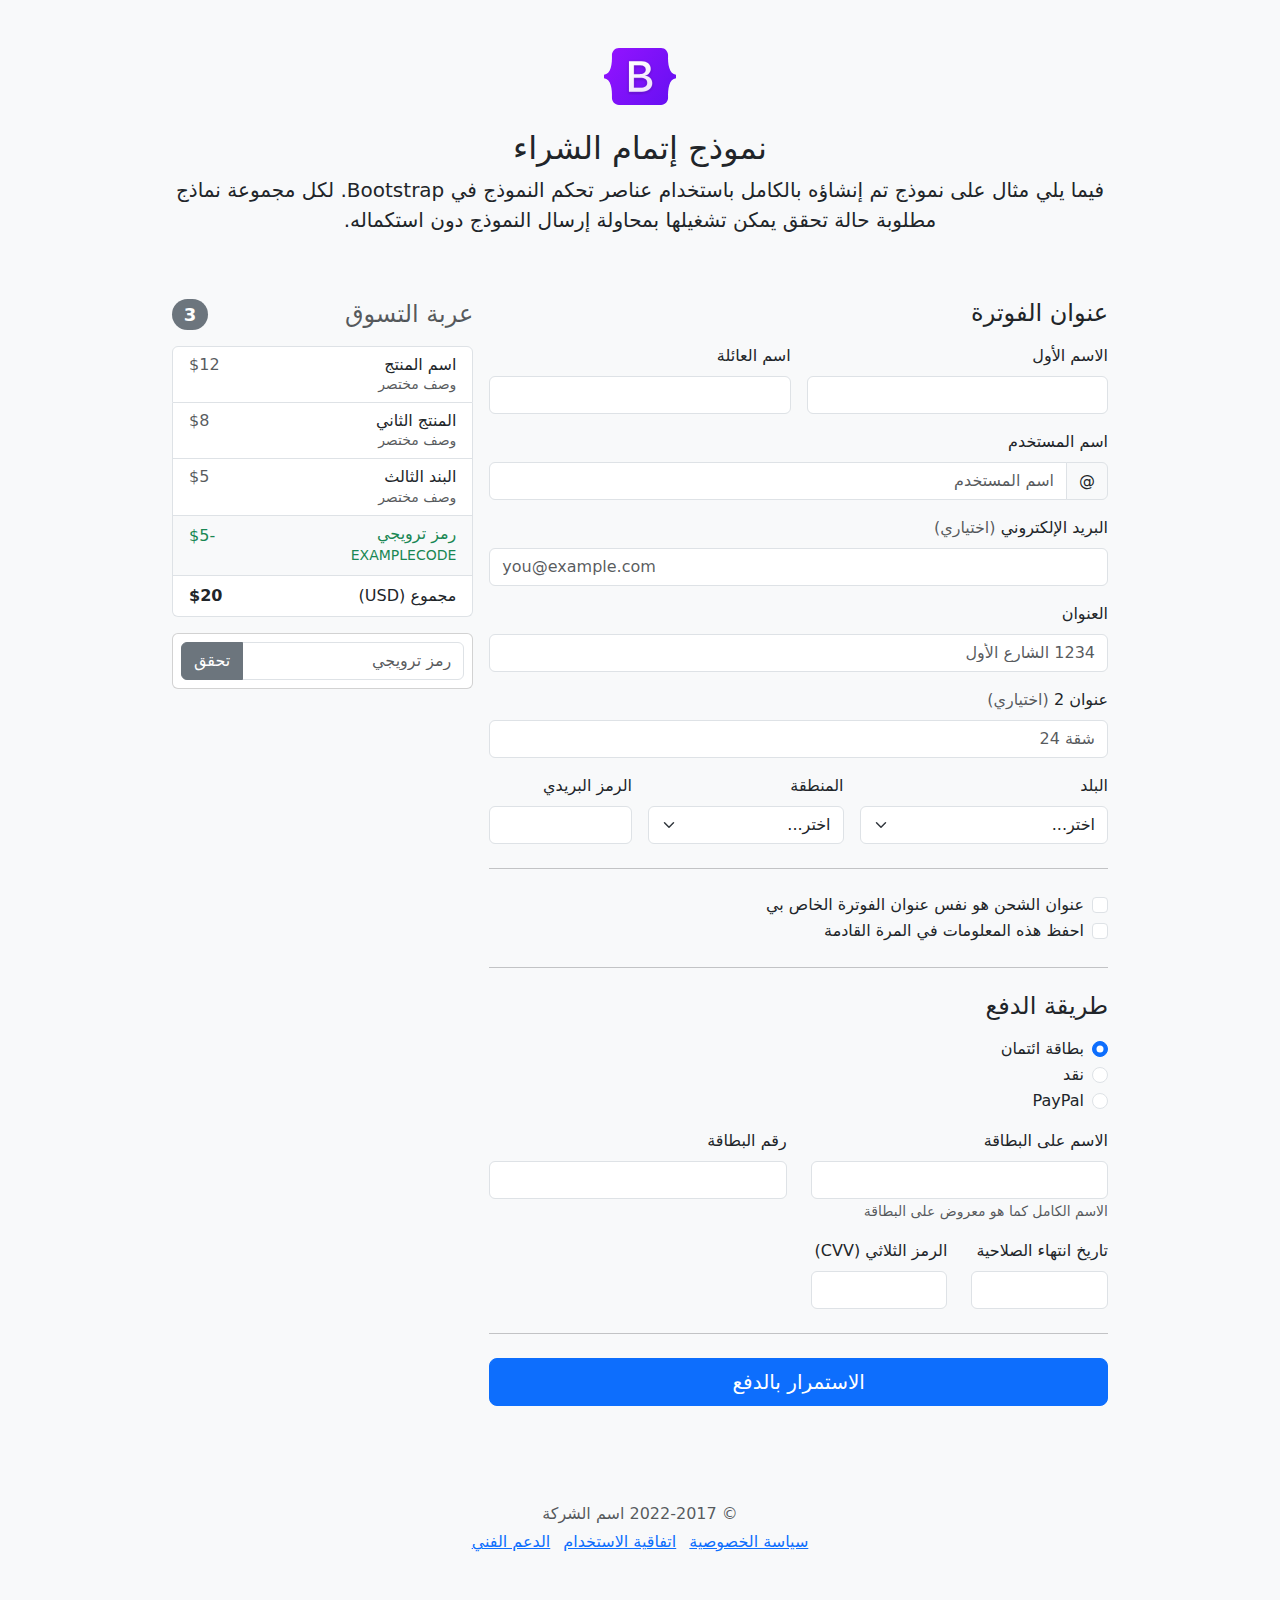
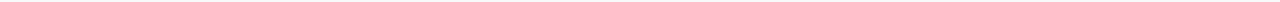
<file: styles/bootstrap-5.3.0-alpha1-examples/checkout-rtl/index.html>
<!doctype html>
<html lang="ar" dir="rtl">
  <head>
    <meta charset="utf-8">
    <meta name="viewport" content="width=device-width, initial-scale=1">
    <meta name="description" content="">
    <meta name="author" content="Mark Otto, Jacob Thornton, and Bootstrap contributors">
    <meta name="generator" content="Hugo 0.108.0">
    <title>مثال إتمام الشراء · Bootstrap v5.3</title>

    <link rel="canonical" href="https://getbootstrap.com/docs/5.3/examples/checkout-rtl/">

    

    

<link href="../assets/dist/css/bootstrap.rtl.min.css" rel="stylesheet">

    <style>
      .bd-placeholder-img {
        font-size: 1.125rem;
        text-anchor: middle;
        -webkit-user-select: none;
        -moz-user-select: none;
        user-select: none;
      }

      @media (min-width: 768px) {
        .bd-placeholder-img-lg {
          font-size: 3.5rem;
        }
      }

      .b-example-divider {
        height: 3rem;
        background-color: rgba(0, 0, 0, .1);
        border: solid rgba(0, 0, 0, .15);
        border-width: 1px 0;
        box-shadow: inset 0 .5em 1.5em rgba(0, 0, 0, .1), inset 0 .125em .5em rgba(0, 0, 0, .15);
      }

      .b-example-vr {
        flex-shrink: 0;
        width: 1.5rem;
        height: 100vh;
      }

      .bi {
        vertical-align: -.125em;
        fill: currentColor;
      }

      .nav-scroller {
        position: relative;
        z-index: 2;
        height: 2.75rem;
        overflow-y: hidden;
      }

      .nav-scroller .nav {
        display: flex;
        flex-wrap: nowrap;
        padding-bottom: 1rem;
        margin-top: -1px;
        overflow-x: auto;
        text-align: center;
        white-space: nowrap;
        -webkit-overflow-scrolling: touch;
      }
    </style>

    
    <!-- Custom styles for this template -->
    <link href="../checkout/checkout.css" rel="stylesheet">
  </head>
  <body class="bg-light">
    
<div class="container">
  <main>
    <div class="py-5 text-center">
      <img class="d-block mx-auto mb-4" src="../assets/brand/bootstrap-logo.svg" alt="" width="72" height="57">
      <h2>نموذج إتمام الشراء</h2>
      <p class="lead">فيما يلي مثال على نموذج تم إنشاؤه بالكامل باستخدام عناصر تحكم النموذج في Bootstrap. لكل مجموعة نماذج مطلوبة حالة تحقق يمكن تشغيلها بمحاولة إرسال النموذج دون استكماله.</p>
    </div>

    <div class="row g-3">
      <div class="col-md-5 col-lg-4 order-md-last">
        <h4 class="d-flex justify-content-between align-items-center mb-3">
          <span class="text-muted">عربة التسوق</span>
          <span class="badge bg-secondary rounded-pill">3</span>
        </h4>
        <ul class="list-group mb-3">
          <li class="list-group-item d-flex justify-content-between lh-sm">
            <div>
              <h6 class="my-0">اسم المنتج</h6>
              <small class="text-muted">وصف مختصر</small>
            </div>
            <span class="text-muted">$12</span>
          </li>
          <li class="list-group-item d-flex justify-content-between lh-sm">
            <div>
              <h6 class="my-0">المنتج الثاني</h6>
              <small class="text-muted">وصف مختصر</small>
            </div>
            <span class="text-muted">$8</span>
          </li>
          <li class="list-group-item d-flex justify-content-between lh-sm">
            <div>
              <h6 class="my-0">البند الثالث</h6>
              <small class="text-muted">وصف مختصر</small>
            </div>
            <span class="text-muted">$5</span>
          </li>
          <li class="list-group-item d-flex justify-content-between bg-light">
            <div class="text-success">
              <h6 class="my-0">رمز ترويجي</h6>
              <small>EXAMPLECODE</small>
            </div>
            <span class="text-success">-$5</span>
          </li>
          <li class="list-group-item d-flex justify-content-between">
            <span>مجموع (USD)</span>
            <strong>$20</strong>
          </li>
        </ul>

        <form class="card p-2">
          <div class="input-group">
            <input type="text" class="form-control" placeholder="رمز ترويجي">
            <button type="submit" class="btn btn-secondary">تحقق</button>
          </div>
        </form>
      </div>
      <div class="col-md-7 col-lg-8">
        <h4 class="mb-3">عنوان الفوترة</h4>
        <form class="needs-validation" novalidate>
          <div class="row g-3">
            <div class="col-sm-6">
              <label for="firstName" class="form-label">الاسم الأول</label>
              <input type="text" class="form-control" id="firstName" placeholder="" value="" required>
              <div class="invalid-feedback">
                يرجى إدخال اسم أول صحيح.
              </div>
            </div>

            <div class="col-sm-6">
              <label for="lastName" class="form-label">اسم العائلة</label>
              <input type="text" class="form-control" id="lastName" placeholder="" value="" required>
              <div class="invalid-feedback">
                يرجى إدخال اسم عائلة صحيح.
              </div>
            </div>

            <div class="col-12">
              <label for="username" class="form-label">اسم المستخدم</label>
              <div class="input-group has-validation">
                <span class="input-group-text">@</span>
                <input type="text" class="form-control" id="username" placeholder="اسم المستخدم" required>
              <div class="invalid-feedback">
                اسم المستخدم الخاص بك مطلوب.
                </div>
              </div>
            </div>

            <div class="col-12">
              <label for="email" class="form-label">البريد الإلكتروني <span class="text-muted">(اختياري)</span></label>
              <input type="email" class="form-control" id="email" placeholder="you@example.com">
              <div class="invalid-feedback">
                يرجى إدخال عنوان بريد إلكتروني صحيح لتصلكم تحديثات الشحن.
              </div>
            </div>

            <div class="col-12">
              <label for="address" class="form-label">العنوان</label>
              <input type="text" class="form-control" id="address" placeholder="1234 الشارع الأول" required>
              <div class="invalid-feedback">
                يرجى إدخال عنوان الشحن الخاص بك.
              </div>
            </div>

            <div class="col-12">
              <label for="address2" class="form-label">عنوان 2 <span class="text-muted">(اختياري)</span></label>
              <input type="text" class="form-control" id="address2" placeholder="شقة 24">
            </div>

            <div class="col-md-5">
              <label for="country" class="form-label">البلد</label>
              <select class="form-select" id="country" required>
                <option value="">اختر...</option>
                <option>الولايات المتحدة الأمريكية</option>
              </select>
              <div class="invalid-feedback">
                يرجى اختيار بلد صحيح.
              </div>
            </div>

            <div class="col-md-4">
              <label for="state" class="form-label">المنطقة</label>
              <select class="form-select" id="state" required>
                <option value="">اختر...</option>
                <option>كاليفورنيا</option>
              </select>
              <div class="invalid-feedback">
                يرجى اختيار اسم منطقة صحيح.
              </div>
            </div>

            <div class="col-md-3">
              <label for="zip" class="form-label">الرمز البريدي</label>
              <input type="text" class="form-control" id="zip" placeholder="" required>
              <div class="invalid-feedback">
                الرمز البريدي مطلوب.
              </div>
            </div>
          </div>

          <hr class="my-4">

          <div class="form-check">
            <input type="checkbox" class="form-check-input" id="same-address">
            <label class="form-check-label" for="same-address">عنوان الشحن هو نفس عنوان الفوترة الخاص بي</label>
          </div>

          <div class="form-check">
            <input type="checkbox" class="form-check-input" id="save-info">
            <label class="form-check-label" for="save-info">احفظ هذه المعلومات في المرة القادمة</label>
          </div>

          <hr class="my-4">

          <h4 class="mb-3">طريقة الدفع</h4>

          <div class="my-3">
            <div class="form-check">
              <input id="credit" name="paymentMethod" type="radio" class="form-check-input" checked required>
              <label class="form-check-label" for="credit">بطاقة ائتمان</label>
            </div>
            <div class="form-check">
              <input id="cash" name="paymentMethod" type="radio" class="form-check-input" required>
              <label class="form-check-label" for="cash">نقد</label>
            </div>
            <div class="form-check">
              <input id="paypal" name="paymentMethod" type="radio" class="form-check-input" required>
              <label class="form-check-label" for="paypal">PayPal</label>
            </div>
          </div>

          <div class="row gy-3">
            <div class="col-md-6">
              <label for="cc-name" class="form-label">الاسم على البطاقة</label>
              <input type="text" class="form-control" id="cc-name" placeholder="" required>
              <small class="text-muted">الاسم الكامل كما هو معروض على البطاقة</small>
              <div class="invalid-feedback">
                الاسم على البطاقة مطلوب
              </div>
            </div>

            <div class="col-md-6">
              <label for="cc-number" class="form-label">رقم البطاقة</label>
              <input type="text" class="form-control" id="cc-number" placeholder="" required>
              <div class="invalid-feedback">
                رقم بطاقة الائتمان مطلوب
              </div>
            </div>

            <div class="col-md-3">
              <label for="cc-expiration" class="form-label">تاريخ انتهاء الصلاحية</label>
              <input type="text" class="form-control" id="cc-expiration" placeholder="" required>
              <div class="invalid-feedback">
                تاريخ انتهاء الصلاحية مطلوب
              </div>
            </div>

            <div class="col-md-3">
              <label for="cc-cvv" class="form-label">الرمز الثلاثي (CVV)</label>
              <input type="text" class="form-control" id="cc-cvv" placeholder="" required>
              <div class="invalid-feedback">
                رمز الحماية مطلوب
              </div>
            </div>
          </div>

          <hr class="my-4">

          <button class="w-100 btn btn-primary btn-lg" type="submit">الاستمرار بالدفع</button>
        </form>
      </div>
    </div>
  </main>
  <footer class="my-5 pt-5 text-muted text-center text-small">
    <p class="mb-1">&copy; 2022-2017 اسم الشركة</p>
    <ul class="list-inline">
      <li class="list-inline-item"><a href="#">سياسة الخصوصية</a></li>
      <li class="list-inline-item"><a href="#">اتفاقية الاستخدام</a></li>
      <li class="list-inline-item"><a href="#">الدعم الفني</a></li>
    </ul>
  </footer>
</div>


    <script src="../assets/dist/js/bootstrap.bundle.min.js"></script>

      <script src="../checkout/checkout.js"></script>
  </body>
</html>
</file>
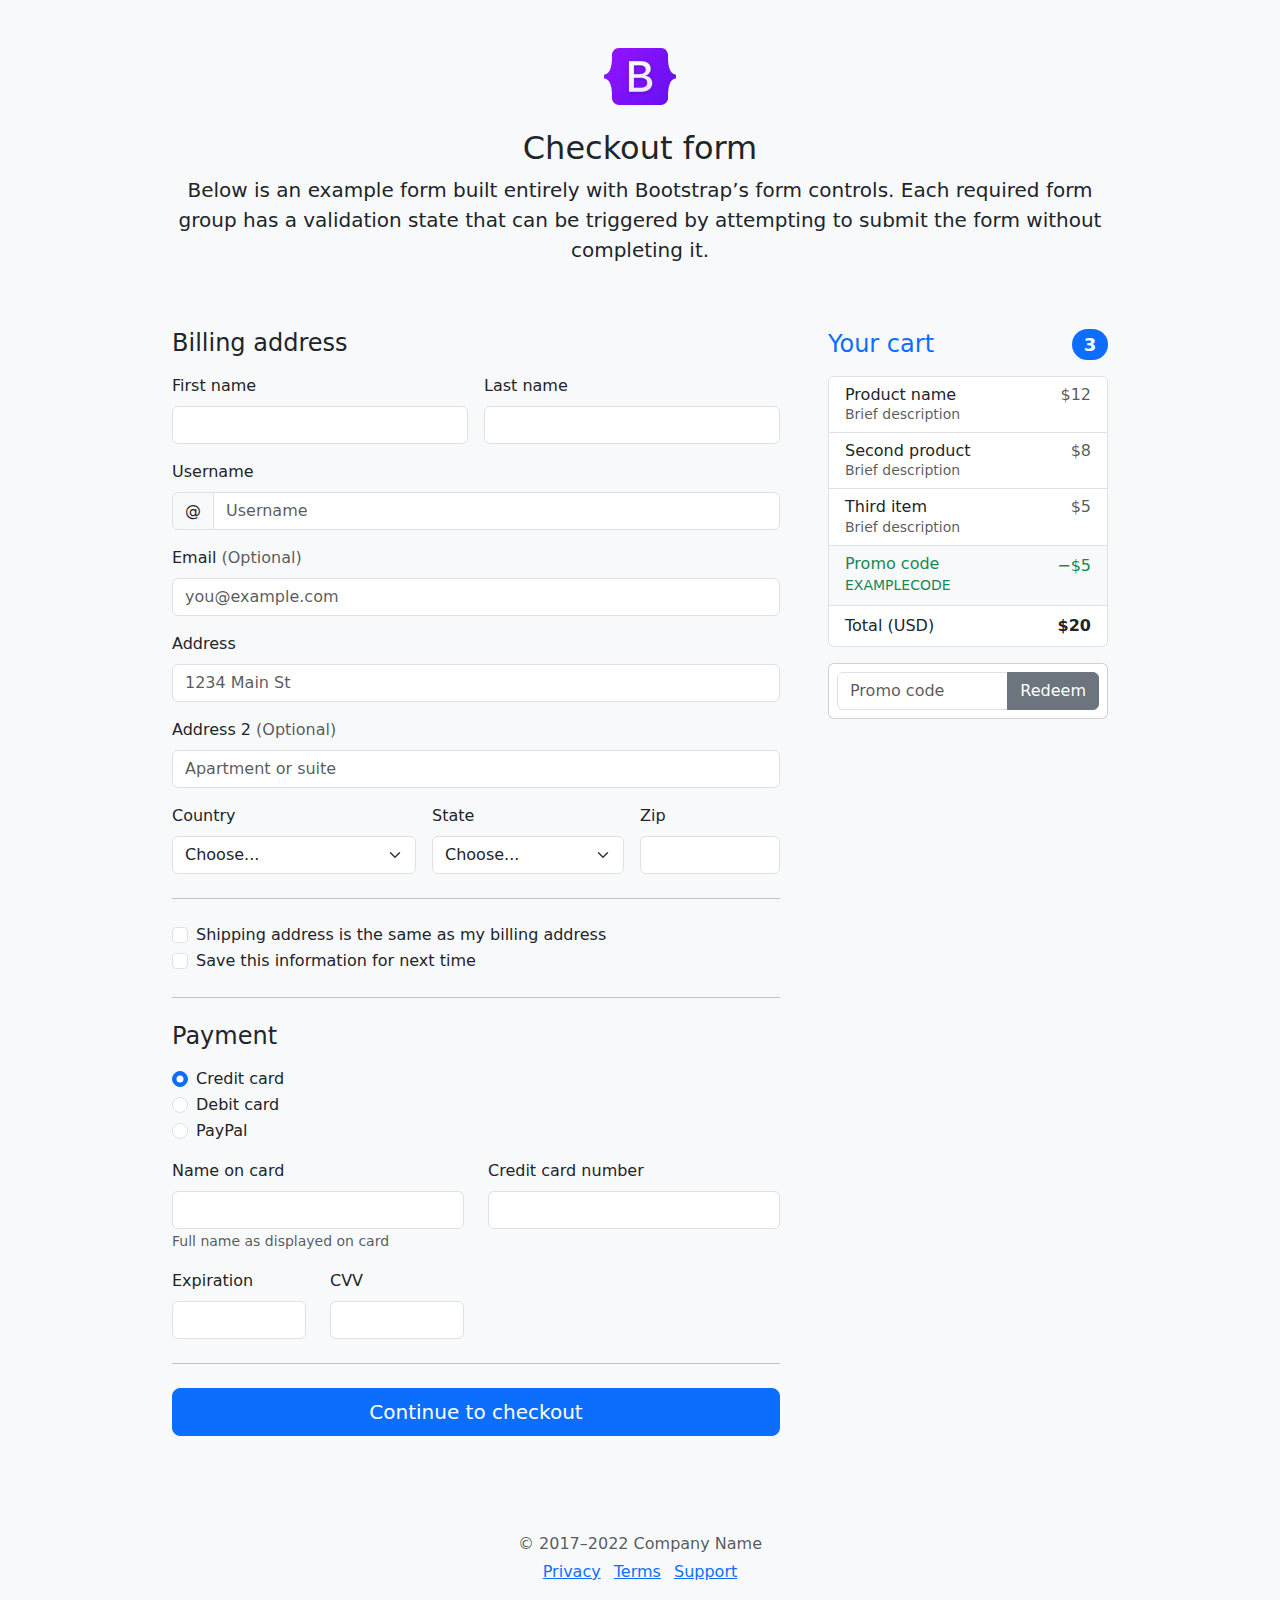
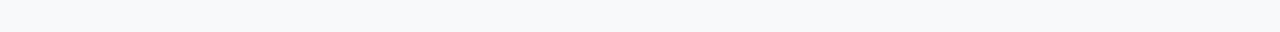
<file: styles/bootstrap-5.3.0-alpha1-examples/checkout/index.html>
<!doctype html>
<html lang="en">
  <head>
    <meta charset="utf-8">
    <meta name="viewport" content="width=device-width, initial-scale=1">
    <meta name="description" content="">
    <meta name="author" content="Mark Otto, Jacob Thornton, and Bootstrap contributors">
    <meta name="generator" content="Hugo 0.108.0">
    <title>Checkout example · Bootstrap v5.3</title>

    <link rel="canonical" href="https://getbootstrap.com/docs/5.3/examples/checkout/">

    

    

<link href="../assets/dist/css/bootstrap.min.css" rel="stylesheet">

    <style>
      .bd-placeholder-img {
        font-size: 1.125rem;
        text-anchor: middle;
        -webkit-user-select: none;
        -moz-user-select: none;
        user-select: none;
      }

      @media (min-width: 768px) {
        .bd-placeholder-img-lg {
          font-size: 3.5rem;
        }
      }

      .b-example-divider {
        height: 3rem;
        background-color: rgba(0, 0, 0, .1);
        border: solid rgba(0, 0, 0, .15);
        border-width: 1px 0;
        box-shadow: inset 0 .5em 1.5em rgba(0, 0, 0, .1), inset 0 .125em .5em rgba(0, 0, 0, .15);
      }

      .b-example-vr {
        flex-shrink: 0;
        width: 1.5rem;
        height: 100vh;
      }

      .bi {
        vertical-align: -.125em;
        fill: currentColor;
      }

      .nav-scroller {
        position: relative;
        z-index: 2;
        height: 2.75rem;
        overflow-y: hidden;
      }

      .nav-scroller .nav {
        display: flex;
        flex-wrap: nowrap;
        padding-bottom: 1rem;
        margin-top: -1px;
        overflow-x: auto;
        text-align: center;
        white-space: nowrap;
        -webkit-overflow-scrolling: touch;
      }
    </style>

    
    <!-- Custom styles for this template -->
    <link href="checkout.css" rel="stylesheet">
  </head>
  <body class="bg-light">
    
<div class="container">
  <main>
    <div class="py-5 text-center">
      <img class="d-block mx-auto mb-4" src="../assets/brand/bootstrap-logo.svg" alt="" width="72" height="57">
      <h2>Checkout form</h2>
      <p class="lead">Below is an example form built entirely with Bootstrap’s form controls. Each required form group has a validation state that can be triggered by attempting to submit the form without completing it.</p>
    </div>

    <div class="row g-5">
      <div class="col-md-5 col-lg-4 order-md-last">
        <h4 class="d-flex justify-content-between align-items-center mb-3">
          <span class="text-primary">Your cart</span>
          <span class="badge bg-primary rounded-pill">3</span>
        </h4>
        <ul class="list-group mb-3">
          <li class="list-group-item d-flex justify-content-between lh-sm">
            <div>
              <h6 class="my-0">Product name</h6>
              <small class="text-muted">Brief description</small>
            </div>
            <span class="text-muted">$12</span>
          </li>
          <li class="list-group-item d-flex justify-content-between lh-sm">
            <div>
              <h6 class="my-0">Second product</h6>
              <small class="text-muted">Brief description</small>
            </div>
            <span class="text-muted">$8</span>
          </li>
          <li class="list-group-item d-flex justify-content-between lh-sm">
            <div>
              <h6 class="my-0">Third item</h6>
              <small class="text-muted">Brief description</small>
            </div>
            <span class="text-muted">$5</span>
          </li>
          <li class="list-group-item d-flex justify-content-between bg-light">
            <div class="text-success">
              <h6 class="my-0">Promo code</h6>
              <small>EXAMPLECODE</small>
            </div>
            <span class="text-success">−$5</span>
          </li>
          <li class="list-group-item d-flex justify-content-between">
            <span>Total (USD)</span>
            <strong>$20</strong>
          </li>
        </ul>

        <form class="card p-2">
          <div class="input-group">
            <input type="text" class="form-control" placeholder="Promo code">
            <button type="submit" class="btn btn-secondary">Redeem</button>
          </div>
        </form>
      </div>
      <div class="col-md-7 col-lg-8">
        <h4 class="mb-3">Billing address</h4>
        <form class="needs-validation" novalidate>
          <div class="row g-3">
            <div class="col-sm-6">
              <label for="firstName" class="form-label">First name</label>
              <input type="text" class="form-control" id="firstName" placeholder="" value="" required>
              <div class="invalid-feedback">
                Valid first name is required.
              </div>
            </div>

            <div class="col-sm-6">
              <label for="lastName" class="form-label">Last name</label>
              <input type="text" class="form-control" id="lastName" placeholder="" value="" required>
              <div class="invalid-feedback">
                Valid last name is required.
              </div>
            </div>

            <div class="col-12">
              <label for="username" class="form-label">Username</label>
              <div class="input-group has-validation">
                <span class="input-group-text">@</span>
                <input type="text" class="form-control" id="username" placeholder="Username" required>
              <div class="invalid-feedback">
                  Your username is required.
                </div>
              </div>
            </div>

            <div class="col-12">
              <label for="email" class="form-label">Email <span class="text-muted">(Optional)</span></label>
              <input type="email" class="form-control" id="email" placeholder="you@example.com">
              <div class="invalid-feedback">
                Please enter a valid email address for shipping updates.
              </div>
            </div>

            <div class="col-12">
              <label for="address" class="form-label">Address</label>
              <input type="text" class="form-control" id="address" placeholder="1234 Main St" required>
              <div class="invalid-feedback">
                Please enter your shipping address.
              </div>
            </div>

            <div class="col-12">
              <label for="address2" class="form-label">Address 2 <span class="text-muted">(Optional)</span></label>
              <input type="text" class="form-control" id="address2" placeholder="Apartment or suite">
            </div>

            <div class="col-md-5">
              <label for="country" class="form-label">Country</label>
              <select class="form-select" id="country" required>
                <option value="">Choose...</option>
                <option>United States</option>
              </select>
              <div class="invalid-feedback">
                Please select a valid country.
              </div>
            </div>

            <div class="col-md-4">
              <label for="state" class="form-label">State</label>
              <select class="form-select" id="state" required>
                <option value="">Choose...</option>
                <option>California</option>
              </select>
              <div class="invalid-feedback">
                Please provide a valid state.
              </div>
            </div>

            <div class="col-md-3">
              <label for="zip" class="form-label">Zip</label>
              <input type="text" class="form-control" id="zip" placeholder="" required>
              <div class="invalid-feedback">
                Zip code required.
              </div>
            </div>
          </div>

          <hr class="my-4">

          <div class="form-check">
            <input type="checkbox" class="form-check-input" id="same-address">
            <label class="form-check-label" for="same-address">Shipping address is the same as my billing address</label>
          </div>

          <div class="form-check">
            <input type="checkbox" class="form-check-input" id="save-info">
            <label class="form-check-label" for="save-info">Save this information for next time</label>
          </div>

          <hr class="my-4">

          <h4 class="mb-3">Payment</h4>

          <div class="my-3">
            <div class="form-check">
              <input id="credit" name="paymentMethod" type="radio" class="form-check-input" checked required>
              <label class="form-check-label" for="credit">Credit card</label>
            </div>
            <div class="form-check">
              <input id="debit" name="paymentMethod" type="radio" class="form-check-input" required>
              <label class="form-check-label" for="debit">Debit card</label>
            </div>
            <div class="form-check">
              <input id="paypal" name="paymentMethod" type="radio" class="form-check-input" required>
              <label class="form-check-label" for="paypal">PayPal</label>
            </div>
          </div>

          <div class="row gy-3">
            <div class="col-md-6">
              <label for="cc-name" class="form-label">Name on card</label>
              <input type="text" class="form-control" id="cc-name" placeholder="" required>
              <small class="text-muted">Full name as displayed on card</small>
              <div class="invalid-feedback">
                Name on card is required
              </div>
            </div>

            <div class="col-md-6">
              <label for="cc-number" class="form-label">Credit card number</label>
              <input type="text" class="form-control" id="cc-number" placeholder="" required>
              <div class="invalid-feedback">
                Credit card number is required
              </div>
            </div>

            <div class="col-md-3">
              <label for="cc-expiration" class="form-label">Expiration</label>
              <input type="text" class="form-control" id="cc-expiration" placeholder="" required>
              <div class="invalid-feedback">
                Expiration date required
              </div>
            </div>

            <div class="col-md-3">
              <label for="cc-cvv" class="form-label">CVV</label>
              <input type="text" class="form-control" id="cc-cvv" placeholder="" required>
              <div class="invalid-feedback">
                Security code required
              </div>
            </div>
          </div>

          <hr class="my-4">

          <button class="w-100 btn btn-primary btn-lg" type="submit">Continue to checkout</button>
        </form>
      </div>
    </div>
  </main>

  <footer class="my-5 pt-5 text-muted text-center text-small">
    <p class="mb-1">&copy; 2017–2022 Company Name</p>
    <ul class="list-inline">
      <li class="list-inline-item"><a href="#">Privacy</a></li>
      <li class="list-inline-item"><a href="#">Terms</a></li>
      <li class="list-inline-item"><a href="#">Support</a></li>
    </ul>
  </footer>
</div>


    <script src="../assets/dist/js/bootstrap.bundle.min.js"></script>

      <script src="checkout.js"></script>
  </body>
</html>
</file>
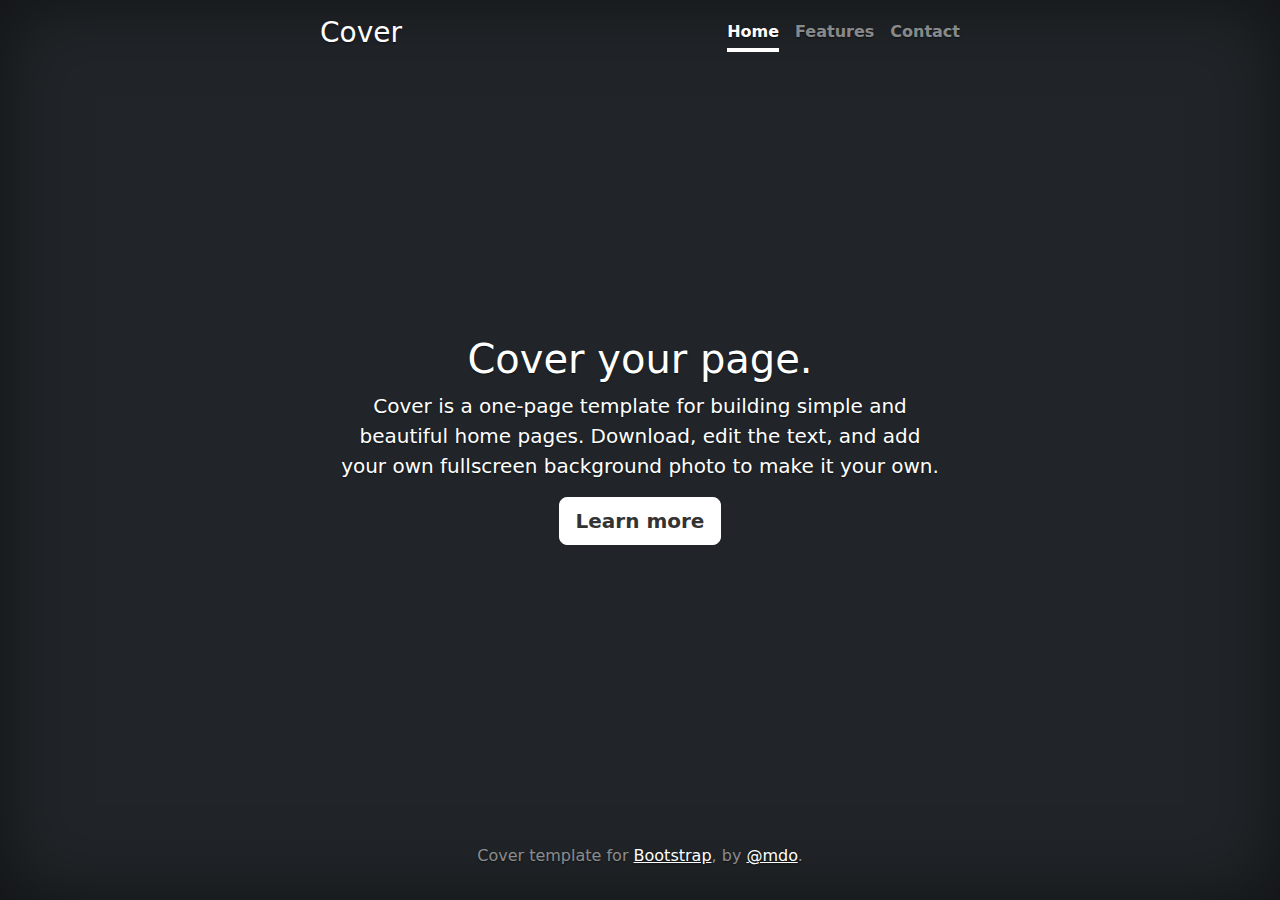
<file: styles/bootstrap-5.3.0-alpha1-examples/cover/index.html>
<!doctype html>
<html lang="en" class="h-100">
  <head>
    <meta charset="utf-8">
    <meta name="viewport" content="width=device-width, initial-scale=1">
    <meta name="description" content="">
    <meta name="author" content="Mark Otto, Jacob Thornton, and Bootstrap contributors">
    <meta name="generator" content="Hugo 0.108.0">
    <title>Cover Template · Bootstrap v5.3</title>

    <link rel="canonical" href="https://getbootstrap.com/docs/5.3/examples/cover/">

    

    

<link href="../assets/dist/css/bootstrap.min.css" rel="stylesheet">

    <style>
      .bd-placeholder-img {
        font-size: 1.125rem;
        text-anchor: middle;
        -webkit-user-select: none;
        -moz-user-select: none;
        user-select: none;
      }

      @media (min-width: 768px) {
        .bd-placeholder-img-lg {
          font-size: 3.5rem;
        }
      }

      .b-example-divider {
        height: 3rem;
        background-color: rgba(0, 0, 0, .1);
        border: solid rgba(0, 0, 0, .15);
        border-width: 1px 0;
        box-shadow: inset 0 .5em 1.5em rgba(0, 0, 0, .1), inset 0 .125em .5em rgba(0, 0, 0, .15);
      }

      .b-example-vr {
        flex-shrink: 0;
        width: 1.5rem;
        height: 100vh;
      }

      .bi {
        vertical-align: -.125em;
        fill: currentColor;
      }

      .nav-scroller {
        position: relative;
        z-index: 2;
        height: 2.75rem;
        overflow-y: hidden;
      }

      .nav-scroller .nav {
        display: flex;
        flex-wrap: nowrap;
        padding-bottom: 1rem;
        margin-top: -1px;
        overflow-x: auto;
        text-align: center;
        white-space: nowrap;
        -webkit-overflow-scrolling: touch;
      }
    </style>

    
    <!-- Custom styles for this template -->
    <link href="cover.css" rel="stylesheet">
  </head>
  <body class="d-flex h-100 text-center text-bg-dark">
    
<div class="cover-container d-flex w-100 h-100 p-3 mx-auto flex-column">
  <header class="mb-auto">
    <div>
      <h3 class="float-md-start mb-0">Cover</h3>
      <nav class="nav nav-masthead justify-content-center float-md-end">
        <a class="nav-link fw-bold py-1 px-0 active" aria-current="page" href="#">Home</a>
        <a class="nav-link fw-bold py-1 px-0" href="#">Features</a>
        <a class="nav-link fw-bold py-1 px-0" href="#">Contact</a>
      </nav>
    </div>
  </header>

  <main class="px-3">
    <h1>Cover your page.</h1>
    <p class="lead">Cover is a one-page template for building simple and beautiful home pages. Download, edit the text, and add your own fullscreen background photo to make it your own.</p>
    <p class="lead">
      <a href="#" class="btn btn-lg btn-light fw-bold border-white bg-white">Learn more</a>
    </p>
  </main>

  <footer class="mt-auto text-white-50">
    <p>Cover template for <a href="https://getbootstrap.com/" class="text-white">Bootstrap</a>, by <a href="https://twitter.com/mdo" class="text-white">@mdo</a>.</p>
  </footer>
</div>


    
  </body>
</html>
</file>
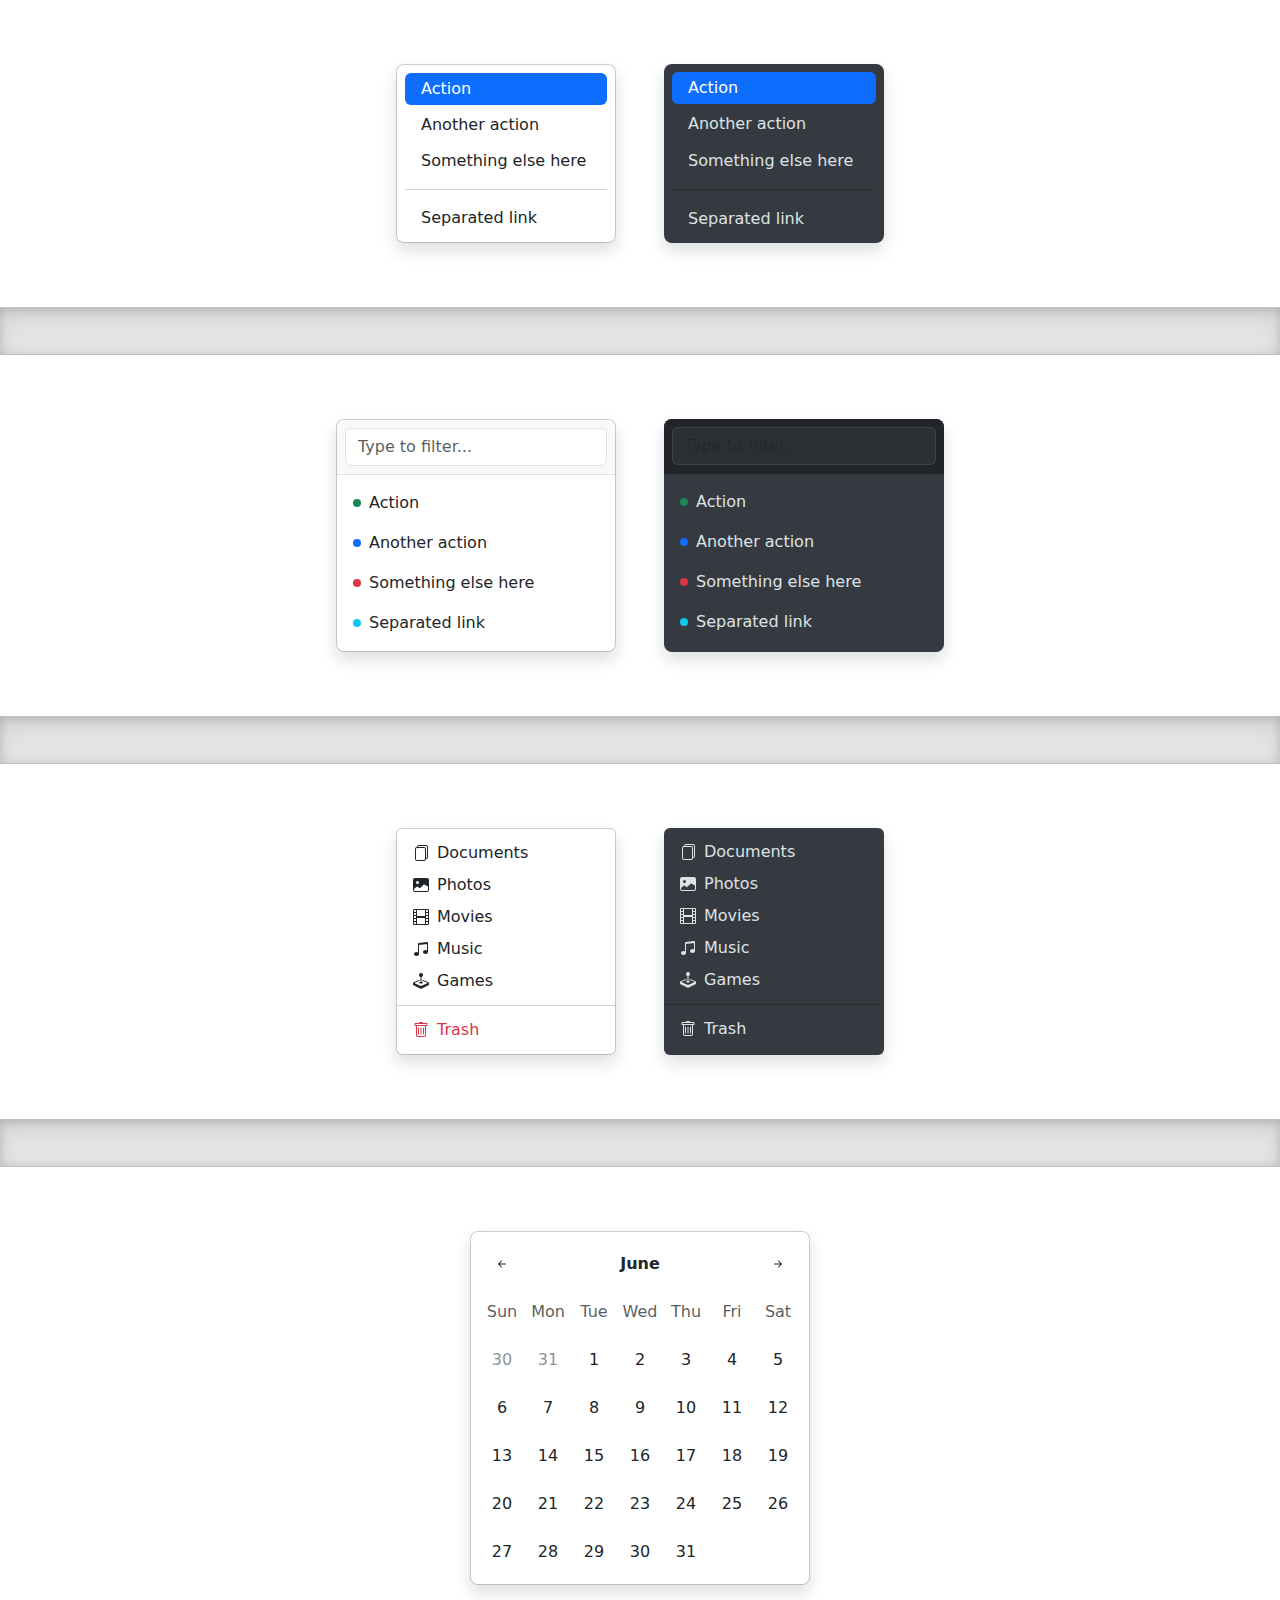
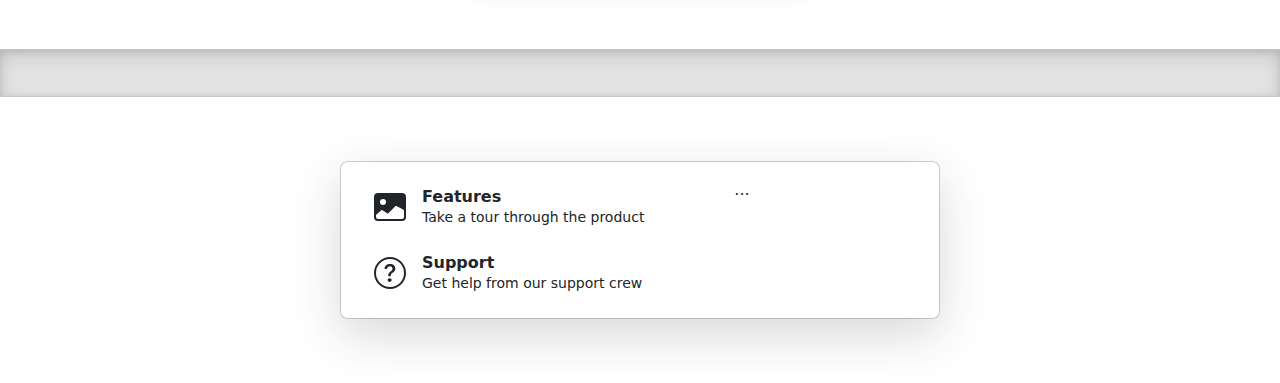
<file: styles/bootstrap-5.3.0-alpha1-examples/dropdowns/index.html>
<!doctype html>
<html lang="en">
  <head>
    <meta charset="utf-8">
    <meta name="viewport" content="width=device-width, initial-scale=1">
    <meta name="description" content="">
    <meta name="author" content="Mark Otto, Jacob Thornton, and Bootstrap contributors">
    <meta name="generator" content="Hugo 0.108.0">
    <title>Dropdowns · Bootstrap v5.3</title>

    <link rel="canonical" href="https://getbootstrap.com/docs/5.3/examples/dropdowns/">

    

    

<link href="../assets/dist/css/bootstrap.min.css" rel="stylesheet">

    <style>
      .bd-placeholder-img {
        font-size: 1.125rem;
        text-anchor: middle;
        -webkit-user-select: none;
        -moz-user-select: none;
        user-select: none;
      }

      @media (min-width: 768px) {
        .bd-placeholder-img-lg {
          font-size: 3.5rem;
        }
      }

      .b-example-divider {
        height: 3rem;
        background-color: rgba(0, 0, 0, .1);
        border: solid rgba(0, 0, 0, .15);
        border-width: 1px 0;
        box-shadow: inset 0 .5em 1.5em rgba(0, 0, 0, .1), inset 0 .125em .5em rgba(0, 0, 0, .15);
      }

      .b-example-vr {
        flex-shrink: 0;
        width: 1.5rem;
        height: 100vh;
      }

      .bi {
        vertical-align: -.125em;
        fill: currentColor;
      }

      .nav-scroller {
        position: relative;
        z-index: 2;
        height: 2.75rem;
        overflow-y: hidden;
      }

      .nav-scroller .nav {
        display: flex;
        flex-wrap: nowrap;
        padding-bottom: 1rem;
        margin-top: -1px;
        overflow-x: auto;
        text-align: center;
        white-space: nowrap;
        -webkit-overflow-scrolling: touch;
      }
    </style>

    
    <!-- Custom styles for this template -->
    <link href="dropdowns.css" rel="stylesheet">
  </head>
  <body>
    
<svg xmlns="http://www.w3.org/2000/svg" style="display: none;">
  <symbol id="bootstrap" viewBox="0 0 118 94">
    <title>Bootstrap</title>
    <path fill-rule="evenodd" clip-rule="evenodd" d="M24.509 0c-6.733 0-11.715 5.893-11.492 12.284.214 6.14-.064 14.092-2.066 20.577C8.943 39.365 5.547 43.485 0 44.014v5.972c5.547.529 8.943 4.649 10.951 11.153 2.002 6.485 2.28 14.437 2.066 20.577C12.794 88.106 17.776 94 24.51 94H93.5c6.733 0 11.714-5.893 11.491-12.284-.214-6.14.064-14.092 2.066-20.577 2.009-6.504 5.396-10.624 10.943-11.153v-5.972c-5.547-.529-8.934-4.649-10.943-11.153-2.002-6.484-2.28-14.437-2.066-20.577C105.214 5.894 100.233 0 93.5 0H24.508zM80 57.863C80 66.663 73.436 72 62.543 72H44a2 2 0 01-2-2V24a2 2 0 012-2h18.437c9.083 0 15.044 4.92 15.044 12.474 0 5.302-4.01 10.049-9.119 10.88v.277C75.317 46.394 80 51.21 80 57.863zM60.521 28.34H49.948v14.934h8.905c6.884 0 10.68-2.772 10.68-7.727 0-4.643-3.264-7.207-9.012-7.207zM49.948 49.2v16.458H60.91c7.167 0 10.964-2.876 10.964-8.281 0-5.406-3.903-8.178-11.425-8.178H49.948z"></path>
  </symbol>

  <symbol id="exclamation-triangle-fill" viewBox="0 0 16 16">
    <path d="M8.982 1.566a1.13 1.13 0 0 0-1.96 0L.165 13.233c-.457.778.091 1.767.98 1.767h13.713c.889 0 1.438-.99.98-1.767L8.982 1.566zM8 5c.535 0 .954.462.9.995l-.35 3.507a.552.552 0 0 1-1.1 0L7.1 5.995A.905.905 0 0 1 8 5zm.002 6a1 1 0 1 1 0 2 1 1 0 0 1 0-2z"/>
  </symbol>

  <symbol id="check2" viewBox="0 0 16 16">
    <path d="M13.854 3.646a.5.5 0 0 1 0 .708l-7 7a.5.5 0 0 1-.708 0l-3.5-3.5a.5.5 0 1 1 .708-.708L6.5 10.293l6.646-6.647a.5.5 0 0 1 .708 0z"/>
  </symbol>

  <symbol id="check2-circle" viewBox="0 0 16 16">
    <path d="M2.5 8a5.5 5.5 0 0 1 8.25-4.764.5.5 0 0 0 .5-.866A6.5 6.5 0 1 0 14.5 8a.5.5 0 0 0-1 0 5.5 5.5 0 1 1-11 0z"/>
    <path d="M15.354 3.354a.5.5 0 0 0-.708-.708L8 9.293 5.354 6.646a.5.5 0 1 0-.708.708l3 3a.5.5 0 0 0 .708 0l7-7z"/>
  </symbol>

  <symbol id="bookmark-star" viewBox="0 0 16 16">
    <path d="M7.84 4.1a.178.178 0 0 1 .32 0l.634 1.285a.178.178 0 0 0 .134.098l1.42.206c.145.021.204.2.098.303L9.42 6.993a.178.178 0 0 0-.051.158l.242 1.414a.178.178 0 0 1-.258.187l-1.27-.668a.178.178 0 0 0-.165 0l-1.27.668a.178.178 0 0 1-.257-.187l.242-1.414a.178.178 0 0 0-.05-.158l-1.03-1.001a.178.178 0 0 1 .098-.303l1.42-.206a.178.178 0 0 0 .134-.098L7.84 4.1z"/>
    <path d="M2 2a2 2 0 0 1 2-2h8a2 2 0 0 1 2 2v13.5a.5.5 0 0 1-.777.416L8 13.101l-5.223 2.815A.5.5 0 0 1 2 15.5V2zm2-1a1 1 0 0 0-1 1v12.566l4.723-2.482a.5.5 0 0 1 .554 0L13 14.566V2a1 1 0 0 0-1-1H4z"/>
  </symbol>

  <symbol id="grid-fill" viewBox="0 0 16 16">
    <path d="M1 2.5A1.5 1.5 0 0 1 2.5 1h3A1.5 1.5 0 0 1 7 2.5v3A1.5 1.5 0 0 1 5.5 7h-3A1.5 1.5 0 0 1 1 5.5v-3zm8 0A1.5 1.5 0 0 1 10.5 1h3A1.5 1.5 0 0 1 15 2.5v3A1.5 1.5 0 0 1 13.5 7h-3A1.5 1.5 0 0 1 9 5.5v-3zm-8 8A1.5 1.5 0 0 1 2.5 9h3A1.5 1.5 0 0 1 7 10.5v3A1.5 1.5 0 0 1 5.5 15h-3A1.5 1.5 0 0 1 1 13.5v-3zm8 0A1.5 1.5 0 0 1 10.5 9h3a1.5 1.5 0 0 1 1.5 1.5v3a1.5 1.5 0 0 1-1.5 1.5h-3A1.5 1.5 0 0 1 9 13.5v-3z"/>
  </symbol>

  <symbol id="stars" viewBox="0 0 16 16">
    <path d="M7.657 6.247c.11-.33.576-.33.686 0l.645 1.937a2.89 2.89 0 0 0 1.829 1.828l1.936.645c.33.11.33.576 0 .686l-1.937.645a2.89 2.89 0 0 0-1.828 1.829l-.645 1.936a.361.361 0 0 1-.686 0l-.645-1.937a2.89 2.89 0 0 0-1.828-1.828l-1.937-.645a.361.361 0 0 1 0-.686l1.937-.645a2.89 2.89 0 0 0 1.828-1.828l.645-1.937zM3.794 1.148a.217.217 0 0 1 .412 0l.387 1.162c.173.518.579.924 1.097 1.097l1.162.387a.217.217 0 0 1 0 .412l-1.162.387A1.734 1.734 0 0 0 4.593 5.69l-.387 1.162a.217.217 0 0 1-.412 0L3.407 5.69A1.734 1.734 0 0 0 2.31 4.593l-1.162-.387a.217.217 0 0 1 0-.412l1.162-.387A1.734 1.734 0 0 0 3.407 2.31l.387-1.162zM10.863.099a.145.145 0 0 1 .274 0l.258.774c.115.346.386.617.732.732l.774.258a.145.145 0 0 1 0 .274l-.774.258a1.156 1.156 0 0 0-.732.732l-.258.774a.145.145 0 0 1-.274 0l-.258-.774a1.156 1.156 0 0 0-.732-.732L9.1 2.137a.145.145 0 0 1 0-.274l.774-.258c.346-.115.617-.386.732-.732L10.863.1z"/>
  </symbol>

  <symbol id="film" viewBox="0 0 16 16">
    <path d="M0 1a1 1 0 0 1 1-1h14a1 1 0 0 1 1 1v14a1 1 0 0 1-1 1H1a1 1 0 0 1-1-1V1zm4 0v6h8V1H4zm8 8H4v6h8V9zM1 1v2h2V1H1zm2 3H1v2h2V4zM1 7v2h2V7H1zm2 3H1v2h2v-2zm-2 3v2h2v-2H1zM15 1h-2v2h2V1zm-2 3v2h2V4h-2zm2 3h-2v2h2V7zm-2 3v2h2v-2h-2zm2 3h-2v2h2v-2z"/>
  </symbol>

  <symbol id="joystick" viewBox="0 0 16 16">
    <path d="M10 2a2 2 0 0 1-1.5 1.937v5.087c.863.083 1.5.377 1.5.726 0 .414-.895.75-2 .75s-2-.336-2-.75c0-.35.637-.643 1.5-.726V3.937A2 2 0 1 1 10 2z"/>
    <path d="M0 9.665v1.717a1 1 0 0 0 .553.894l6.553 3.277a2 2 0 0 0 1.788 0l6.553-3.277a1 1 0 0 0 .553-.894V9.665c0-.1-.06-.19-.152-.23L9.5 6.715v.993l5.227 2.178a.125.125 0 0 1 .001.23l-5.94 2.546a2 2 0 0 1-1.576 0l-5.94-2.546a.125.125 0 0 1 .001-.23L6.5 7.708l-.013-.988L.152 9.435a.25.25 0 0 0-.152.23z"/>
  </symbol>

  <symbol id="music-note-beamed" viewBox="0 0 16 16">
    <path d="M6 13c0 1.105-1.12 2-2.5 2S1 14.105 1 13c0-1.104 1.12-2 2.5-2s2.5.896 2.5 2zm9-2c0 1.105-1.12 2-2.5 2s-2.5-.895-2.5-2 1.12-2 2.5-2 2.5.895 2.5 2z"/>
    <path fill-rule="evenodd" d="M14 11V2h1v9h-1zM6 3v10H5V3h1z"/>
    <path d="M5 2.905a1 1 0 0 1 .9-.995l8-.8a1 1 0 0 1 1.1.995V3L5 4V2.905z"/>
  </symbol>

  <symbol id="files" viewBox="0 0 16 16">
    <path d="M13 0H6a2 2 0 0 0-2 2 2 2 0 0 0-2 2v10a2 2 0 0 0 2 2h7a2 2 0 0 0 2-2 2 2 0 0 0 2-2V2a2 2 0 0 0-2-2zm0 13V4a2 2 0 0 0-2-2H5a1 1 0 0 1 1-1h7a1 1 0 0 1 1 1v10a1 1 0 0 1-1 1zM3 4a1 1 0 0 1 1-1h7a1 1 0 0 1 1 1v10a1 1 0 0 1-1 1H4a1 1 0 0 1-1-1V4z"/>
  </symbol>

  <symbol id="image-fill" viewBox="0 0 16 16">
    <path d="M.002 3a2 2 0 0 1 2-2h12a2 2 0 0 1 2 2v10a2 2 0 0 1-2 2h-12a2 2 0 0 1-2-2V3zm1 9v1a1 1 0 0 0 1 1h12a1 1 0 0 0 1-1V9.5l-3.777-1.947a.5.5 0 0 0-.577.093l-3.71 3.71-2.66-1.772a.5.5 0 0 0-.63.062L1.002 12zm5-6.5a1.5 1.5 0 1 0-3 0 1.5 1.5 0 0 0 3 0z"/>
  </symbol>

  <symbol id="trash" viewBox="0 0 16 16">
    <path d="M5.5 5.5A.5.5 0 0 1 6 6v6a.5.5 0 0 1-1 0V6a.5.5 0 0 1 .5-.5zm2.5 0a.5.5 0 0 1 .5.5v6a.5.5 0 0 1-1 0V6a.5.5 0 0 1 .5-.5zm3 .5a.5.5 0 0 0-1 0v6a.5.5 0 0 0 1 0V6z"/>
    <path fill-rule="evenodd" d="M14.5 3a1 1 0 0 1-1 1H13v9a2 2 0 0 1-2 2H5a2 2 0 0 1-2-2V4h-.5a1 1 0 0 1-1-1V2a1 1 0 0 1 1-1H6a1 1 0 0 1 1-1h2a1 1 0 0 1 1 1h3.5a1 1 0 0 1 1 1v1zM4.118 4 4 4.059V13a1 1 0 0 0 1 1h6a1 1 0 0 0 1-1V4.059L11.882 4H4.118zM2.5 3V2h11v1h-11z"/>
  </symbol>

  <symbol id="question-circle" viewBox="0 0 16 16">
    <path d="M8 15A7 7 0 1 1 8 1a7 7 0 0 1 0 14zm0 1A8 8 0 1 0 8 0a8 8 0 0 0 0 16z"/>
    <path d="M5.255 5.786a.237.237 0 0 0 .241.247h.825c.138 0 .248-.113.266-.25.09-.656.54-1.134 1.342-1.134.686 0 1.314.343 1.314 1.168 0 .635-.374.927-.965 1.371-.673.489-1.206 1.06-1.168 1.987l.003.217a.25.25 0 0 0 .25.246h.811a.25.25 0 0 0 .25-.25v-.105c0-.718.273-.927 1.01-1.486.609-.463 1.244-.977 1.244-2.056 0-1.511-1.276-2.241-2.673-2.241-1.267 0-2.655.59-2.75 2.286zm1.557 5.763c0 .533.425.927 1.01.927.609 0 1.028-.394 1.028-.927 0-.552-.42-.94-1.029-.94-.584 0-1.009.388-1.009.94z"/>
  </symbol>

  <symbol id="arrow-left-short" viewBox="0 0 16 16">
    <path fill-rule="evenodd" d="M12 8a.5.5 0 0 1-.5.5H5.707l2.147 2.146a.5.5 0 0 1-.708.708l-3-3a.5.5 0 0 1 0-.708l3-3a.5.5 0 1 1 .708.708L5.707 7.5H11.5a.5.5 0 0 1 .5.5z"/>
  </symbol>

  <symbol id="arrow-right-short" viewBox="0 0 16 16">
    <path fill-rule="evenodd" d="M4 8a.5.5 0 0 1 .5-.5h5.793L8.146 5.354a.5.5 0 1 1 .708-.708l3 3a.5.5 0 0 1 0 .708l-3 3a.5.5 0 0 1-.708-.708L10.293 8.5H4.5A.5.5 0 0 1 4 8z"/>
  </symbol>
</svg>

<div class="d-flex gap-5 justify-content-center">
  <ul class="dropdown-menu position-static d-grid gap-1 p-2 rounded-3 mx-0 shadow w-220px">
    <li><a class="dropdown-item rounded-2 active" href="#">Action</a></li>
    <li><a class="dropdown-item rounded-2" href="#">Another action</a></li>
    <li><a class="dropdown-item rounded-2" href="#">Something else here</a></li>
    <li><hr class="dropdown-divider"></li>
    <li><a class="dropdown-item rounded-2" href="#">Separated link</a></li>
  </ul>
  <ul class="dropdown-menu dropdown-menu-dark position-static d-grid gap-1 p-2 rounded-3 mx-0 border-0 shadow w-220px">
    <li><a class="dropdown-item rounded-2 active" href="#">Action</a></li>
    <li><a class="dropdown-item rounded-2" href="#">Another action</a></li>
    <li><a class="dropdown-item rounded-2" href="#">Something else here</a></li>
    <li><hr class="dropdown-divider"></li>
    <li><a class="dropdown-item rounded-2" href="#">Separated link</a></li>
  </ul>
</div>

<div class="b-example-divider"></div>

<div class="d-flex gap-5 justify-content-center">
  <div class="dropdown-menu d-block position-static pt-0 mx-0 rounded-3 shadow overflow-hidden w-280px">
    <form class="p-2 mb-2 bg-light border-bottom">
      <input type="search" class="form-control" autocomplete="false" placeholder="Type to filter...">
    </form>
    <ul class="list-unstyled mb-0">
      <li><a class="dropdown-item d-flex align-items-center gap-2 py-2" href="#">
        <span class="d-inline-block bg-success rounded-circle p-1"></span>
        Action
      </a></li>
      <li><a class="dropdown-item d-flex align-items-center gap-2 py-2" href="#">
        <span class="d-inline-block bg-primary rounded-circle p-1"></span>
        Another action
      </a></li>
      <li><a class="dropdown-item d-flex align-items-center gap-2 py-2" href="#">
        <span class="d-inline-block bg-danger rounded-circle p-1"></span>
        Something else here
      </a></li>
      <li><a class="dropdown-item d-flex align-items-center gap-2 py-2" href="#">
        <span class="d-inline-block bg-info rounded-circle p-1"></span>
        Separated link
      </a></li>
    </ul>
  </div>

  <div class="dropdown-menu dropdown-menu-dark d-block position-static border-0 pt-0 mx-0 rounded-3 shadow overflow-hidden w-280px">
    <form class="p-2 mb-2 bg-dark border-bottom border-dark">
      <input type="search" class="form-control form-control-dark" autocomplete="false" placeholder="Type to filter...">
    </form>
    <ul class="list-unstyled mb-0">
      <li><a class="dropdown-item d-flex align-items-center gap-2 py-2" href="#">
        <span class="d-inline-block bg-success rounded-circle p-1"></span>
        Action
      </a></li>
      <li><a class="dropdown-item d-flex align-items-center gap-2 py-2" href="#">
        <span class="d-inline-block bg-primary rounded-circle p-1"></span>
        Another action
      </a></li>
      <li><a class="dropdown-item d-flex align-items-center gap-2 py-2" href="#">
        <span class="d-inline-block bg-danger rounded-circle p-1"></span>
        Something else here
      </a></li>
      <li><a class="dropdown-item d-flex align-items-center gap-2 py-2" href="#">
        <span class="d-inline-block bg-info rounded-circle p-1"></span>
        Separated link
      </a></li>
    </ul>
  </div>
</div>

<div class="b-example-divider"></div>

<div class="d-flex gap-5 justify-content-center">
  <ul class="dropdown-menu d-block position-static mx-0 shadow w-220px">
    <li>
      <a class="dropdown-item d-flex gap-2 align-items-center" href="#">
        <svg class="bi" width="16" height="16"><use xlink:href="#files"/></svg>
        Documents
      </a>
    </li>
    <li>
      <a class="dropdown-item d-flex gap-2 align-items-center" href="#">
        <svg class="bi" width="16" height="16"><use xlink:href="#image-fill"/></svg>
        Photos
      </a>
    </li>
    <li>
      <a class="dropdown-item d-flex gap-2 align-items-center" href="#">
        <svg class="bi" width="16" height="16"><use xlink:href="#film"/></svg>
        Movies
      </a>
    </li>
    <li>
      <a class="dropdown-item d-flex gap-2 align-items-center" href="#">
        <svg class="bi" width="16" height="16"><use xlink:href="#music-note-beamed"/></svg>
        Music
      </a>
    </li>
    <li>
      <a class="dropdown-item d-flex gap-2 align-items-center" href="#">
        <svg class="bi" width="16" height="16"><use xlink:href="#joystick"/></svg>
        Games
      </a>
    </li>
    <li><hr class="dropdown-divider"></li>
    <li>
      <a class="dropdown-item dropdown-item-danger d-flex gap-2 align-items-center" href="#">
        <svg class="bi" width="16" height="16"><use xlink:href="#trash"/></svg>
        Trash
      </a>
    </li>
  </ul>
  <ul class="dropdown-menu dropdown-menu-dark d-block position-static mx-0 border-0 shadow w-220px">
    <li>
      <a class="dropdown-item d-flex gap-2 align-items-center" href="#">
        <svg class="bi" width="16" height="16"><use xlink:href="#files"/></svg>
        Documents
      </a>
    </li>
    <li>
      <a class="dropdown-item d-flex gap-2 align-items-center" href="#">
        <svg class="bi" width="16" height="16"><use xlink:href="#image-fill"/></svg>
        Photos
      </a>
    </li>
    <li>
      <a class="dropdown-item d-flex gap-2 align-items-center" href="#">
        <svg class="bi" width="16" height="16"><use xlink:href="#film"/></svg>
        Movies
      </a>
    </li>
    <li>
      <a class="dropdown-item d-flex gap-2 align-items-center" href="#">
        <svg class="bi" width="16" height="16"><use xlink:href="#music-note-beamed"/></svg>
        Music
      </a>
    </li>
    <li>
      <a class="dropdown-item d-flex gap-2 align-items-center" href="#">
        <svg class="bi" width="16" height="16"><use xlink:href="#joystick"/></svg>
        Games
      </a>
    </li>
    <li><hr class="dropdown-divider"></li>
    <li>
      <a class="dropdown-item d-flex gap-2 align-items-center" href="#">
        <svg class="bi" width="16" height="16"><use xlink:href="#trash"/></svg>
        Trash
      </a>
    </li>
  </ul>
</div>

<div class="b-example-divider"></div>

<div class="dropdown-menu d-block position-static p-2 shadow rounded-3 w-340px">
  <div class="d-grid gap-1">
    <div class="cal">
      <div class="cal-month">
        <button class="btn cal-btn" type="button">
          <svg class="bi" width="16" height="16"><use xlink:href="#arrow-left-short"/></svg>
        </button>
        <strong class="cal-month-name">June</strong>
        <select class="form-select cal-month-name d-none">
          <option value="January">January</option>
          <option value="February">February</option>
          <option value="March">March</option>
          <option value="April">April</option>
          <option value="May">May</option>
          <option selected value="June">June</option>
          <option value="July">July</option>
          <option value="August">August</option>
          <option value="September">September</option>
          <option value="October">October</option>
          <option value="November">November</option>
          <option value="December">December</option>
        </select>
        <button class="btn cal-btn" type="button">
          <svg class="bi" width="16" height="16"><use xlink:href="#arrow-right-short"/></svg>
        </button>
      </div>
      <div class="cal-weekdays text-muted">
        <div class="cal-weekday">Sun</div>
        <div class="cal-weekday">Mon</div>
        <div class="cal-weekday">Tue</div>
        <div class="cal-weekday">Wed</div>
        <div class="cal-weekday">Thu</div>
        <div class="cal-weekday">Fri</div>
        <div class="cal-weekday">Sat</div>
      </div>
      <div class="cal-days">
        <button class="btn cal-btn" disabled type="button">30</button>
        <button class="btn cal-btn" disabled type="button">31</button>

        <button class="btn cal-btn" type="button">1</button>
        <button class="btn cal-btn" type="button">2</button>
        <button class="btn cal-btn" type="button">3</button>
        <button class="btn cal-btn" type="button">4</button>
        <button class="btn cal-btn" type="button">5</button>
        <button class="btn cal-btn" type="button">6</button>
        <button class="btn cal-btn" type="button">7</button>

        <button class="btn cal-btn" type="button">8</button>
        <button class="btn cal-btn" type="button">9</button>
        <button class="btn cal-btn" type="button">10</button>
        <button class="btn cal-btn" type="button">11</button>
        <button class="btn cal-btn" type="button">12</button>
        <button class="btn cal-btn" type="button">13</button>
        <button class="btn cal-btn" type="button">14</button>

        <button class="btn cal-btn" type="button">15</button>
        <button class="btn cal-btn" type="button">16</button>
        <button class="btn cal-btn" type="button">17</button>
        <button class="btn cal-btn" type="button">18</button>
        <button class="btn cal-btn" type="button">19</button>
        <button class="btn cal-btn" type="button">20</button>
        <button class="btn cal-btn" type="button">21</button>

        <button class="btn cal-btn" type="button">22</button>
        <button class="btn cal-btn" type="button">23</button>
        <button class="btn cal-btn" type="button">24</button>
        <button class="btn cal-btn" type="button">25</button>
        <button class="btn cal-btn" type="button">26</button>
        <button class="btn cal-btn" type="button">27</button>
        <button class="btn cal-btn" type="button">28</button>

        <button class="btn cal-btn" type="button">29</button>
        <button class="btn cal-btn" type="button">30</button>
        <button class="btn cal-btn" type="button">31</button>
      </div>
    </div>
  </div>
</div>

<div class="b-example-divider"></div>

<div class="dropdown-menu position-static d-flex align-items-stretch p-3 rounded-3 shadow-lg w-600px">
  <nav class="d-grid gap-2 col-8">
    <a href="#" class="btn btn-hover-light rounded-2 d-flex align-items-center gap-3 py-2 px-3 lh-sm text-start">
      <svg class="bi" width="32" height="32"><use xlink:href="#image-fill"/></svg>
      <div>
        <strong class="d-block">Features</strong>
        <small>Take a tour through the product</small>
      </div>
    </a>
    <a href="#" class="btn btn-hover-light rounded-2 d-flex align-items-center gap-3 py-2 px-3 lh-sm text-start">
      <svg class="bi" width="32" height="32"><use xlink:href="#question-circle"/></svg>
      <div>
        <strong class="d-block">Support</strong>
        <small>Get help from our support crew</small>
      </div>
    </a>
  </nav>
  <div class="col-4">
    ...
  </div>
</div>


    <script src="../assets/dist/js/bootstrap.bundle.min.js"></script>

      
  </body>
</html>
</file>
<file: styles/bootstrap-5.3.0-alpha1-examples/blog/blog.rtl.css>
/* stylelint-disable selector-list-comma-newline-after */

.blog-header {
  border-bottom: 1px solid #e5e5e5;
}

.blog-header-logo {
  font-family: Amiri, Georgia, "Times New Roman", serif;
  font-size: 2.25rem;
}

.blog-header-logo:hover {
  text-decoration: none;
}

h1, h2, h3, h4, h5, h6 {
  font-family: Amiri, Georgia, "Times New Roman", serif;
}

.display-4 {
  font-size: 2.5rem;
}
@media (min-width: 768px) {
  .display-4 {
    font-size: 3rem;
  }
}

.flex-auto {
  flex: 0 0 auto;
}

.h-250 { height: 250px; }
@media (min-width: 768px) {
  .h-md-250 { height: 250px; }
}

/* Pagination */
.blog-pagination {
  margin-bottom: 4rem;
}

/*
 * Blog posts
 */
.blog-post {
  margin-bottom: 4rem;
}
.blog-post-title {
  font-size: 2.5rem;
}
.blog-post-meta {
  margin-bottom: 1.25rem;
  color: #727272;
}

/*
 * Footer
 */
.blog-footer {
  padding: 2.5rem 0;
  color: #727272;
  text-align: center;
  background-color: #f9f9f9;
  border-top: .05rem solid #e5e5e5;
}
.blog-footer p:last-child {
  margin-bottom: 0;
}
</file>
<file: styles/bootstrap-5.3.0-alpha1-examples/blog/blog.css>
/* stylelint-disable selector-list-comma-newline-after */

.blog-header {
  border-bottom: 1px solid #e5e5e5;
}

.blog-header-logo {
  font-family: "Playfair Display", Georgia, "Times New Roman", serif/*rtl:Amiri, Georgia, "Times New Roman", serif*/;
  font-size: 2.25rem;
}

.blog-header-logo:hover {
  text-decoration: none;
}

h1, h2, h3, h4, h5, h6 {
  font-family: "Playfair Display", Georgia, "Times New Roman", serif/*rtl:Amiri, Georgia, "Times New Roman", serif*/;
}

.display-4 {
  font-size: 2.5rem;
}
@media (min-width: 768px) {
  .display-4 {
    font-size: 3rem;
  }
}

.flex-auto {
  flex: 0 0 auto;
}

.h-250 { height: 250px; }
@media (min-width: 768px) {
  .h-md-250 { height: 250px; }
}

/* Pagination */
.blog-pagination {
  margin-bottom: 4rem;
}

/*
 * Blog posts
 */
.blog-post {
  margin-bottom: 4rem;
}
.blog-post-title {
  font-size: 2.5rem;
}
.blog-post-meta {
  margin-bottom: 1.25rem;
  color: #727272;
}

/*
 * Footer
 */
.blog-footer {
  padding: 2.5rem 0;
  color: #727272;
  text-align: center;
  background-color: #f9f9f9;
  border-top: .05rem solid #e5e5e5;
}
.blog-footer p:last-child {
  margin-bottom: 0;
}
</file>
<file: styles/bootstrap-5.3.0-alpha1-examples/carousel/carousel.rtl.css>
/* GLOBAL STYLES
-------------------------------------------------- */
/* Padding below the footer and lighter body text */

body {
  padding-top: 3rem;
  padding-bottom: 3rem;
  color: #5a5a5a;
}


/* CUSTOMIZE THE CAROUSEL
-------------------------------------------------- */

/* Carousel base class */
.carousel {
  margin-bottom: 4rem;
}
/* Since positioning the image, we need to help out the caption */
.carousel-caption {
  bottom: 3rem;
  z-index: 10;
}

/* Declare heights because of positioning of img element */
.carousel-item {
  height: 32rem;
}


/* MARKETING CONTENT
-------------------------------------------------- */

/* Center align the text within the three columns below the carousel */
.marketing .col-lg-4 {
  margin-bottom: 1.5rem;
  text-align: center;
}
.marketing .col-lg-4 p {
  margin-right: .75rem;
  margin-left: .75rem;
}


/* Featurettes
------------------------- */

.featurette-divider {
  margin: 5rem 0; /* Space out the Bootstrap <hr> more */
}

/* Thin out the marketing headings */

/* RESPONSIVE CSS
-------------------------------------------------- */

@media (min-width: 40em) {
  /* Bump up size of carousel content */
  .carousel-caption p {
    margin-bottom: 1.25rem;
    font-size: 1.25rem;
    line-height: 1.4;
  }

  .featurette-heading {
    font-size: 50px;
  }
}

@media (min-width: 62em) {
  .featurette-heading {
    margin-top: 7rem;
  }
}
</file>
<file: styles/bootstrap-5.3.0-alpha1-examples/carousel/carousel.css>
/* GLOBAL STYLES
-------------------------------------------------- */
/* Padding below the footer and lighter body text */

body {
  padding-top: 3rem;
  padding-bottom: 3rem;
  color: #5a5a5a;
}


/* CUSTOMIZE THE CAROUSEL
-------------------------------------------------- */

/* Carousel base class */
.carousel {
  margin-bottom: 4rem;
}
/* Since positioning the image, we need to help out the caption */
.carousel-caption {
  bottom: 3rem;
  z-index: 10;
}

/* Declare heights because of positioning of img element */
.carousel-item {
  height: 32rem;
}


/* MARKETING CONTENT
-------------------------------------------------- */

/* Center align the text within the three columns below the carousel */
.marketing .col-lg-4 {
  margin-bottom: 1.5rem;
  text-align: center;
}
/* rtl:begin:ignore */
.marketing .col-lg-4 p {
  margin-right: .75rem;
  margin-left: .75rem;
}
/* rtl:end:ignore */


/* Featurettes
------------------------- */

.featurette-divider {
  margin: 5rem 0; /* Space out the Bootstrap <hr> more */
}

/* Thin out the marketing headings */
/* rtl:begin:remove */
.featurette-heading {
  letter-spacing: -.05rem;
}

/* rtl:end:remove */

/* RESPONSIVE CSS
-------------------------------------------------- */

@media (min-width: 40em) {
  /* Bump up size of carousel content */
  .carousel-caption p {
    margin-bottom: 1.25rem;
    font-size: 1.25rem;
    line-height: 1.4;
  }

  .featurette-heading {
    font-size: 50px;
  }
}

@media (min-width: 62em) {
  .featurette-heading {
    margin-top: 7rem;
  }
}
</file>
<file: styles/bootstrap-5.3.0-alpha1-examples/checkout/checkout.css>
.container {
  max-width: 960px;
}
</file>
<file: styles/bootstrap-5.3.0-alpha1-examples/cover/cover.css>
/*
 * Globals
 */


/* Custom default button */
.btn-light,
.btn-light:hover,
.btn-light:focus {
  color: #333;
  text-shadow: none; /* Prevent inheritance from `body` */
}


/*
 * Base structure
 */

body {
  text-shadow: 0 .05rem .1rem rgba(0, 0, 0, .5);
  box-shadow: inset 0 0 5rem rgba(0, 0, 0, .5);
}

.cover-container {
  max-width: 42em;
}


/*
 * Header
 */

.nav-masthead .nav-link {
  color: rgba(255, 255, 255, .5);
  border-bottom: .25rem solid transparent;
}

.nav-masthead .nav-link:hover,
.nav-masthead .nav-link:focus {
  border-bottom-color: rgba(255, 255, 255, .25);
}

.nav-masthead .nav-link + .nav-link {
  margin-left: 1rem;
}

.nav-masthead .active {
  color: #fff;
  border-bottom-color: #fff;
}
</file>
<file: styles/bootstrap-5.3.0-alpha1-examples/dropdowns/dropdowns.css>
.dropdown-menu {
  margin: 4rem auto;
}

.dropdown-item-danger {
  color: var(--bs-red);
}
.dropdown-item-danger:hover,
.dropdown-item-danger:focus {
  color: #fff;
  background-color: var(--bs-red);
}
.dropdown-item-danger.active {
  background-color: var(--bs-red);
}

.btn-hover-light {
  background-color: var(--bs-white);
}
.btn-hover-light:hover,
.btn-hover-light:focus {
  color: var(--bs-blue);
  background-color: var(--bs-light);
}

.cal-month,
.cal-days,
.cal-weekdays {
  display: grid;
  grid-template-columns: repeat(7, 1fr);
  align-items: center;
}
.cal-month-name {
  grid-column-start: 2;
  grid-column-end: 7;
  text-align: center;
}
.cal-weekday,
.cal-btn {
  display: flex;
  flex-shrink: 0;
  align-items: center;
  justify-content: center;
  height: 3rem;
  padding: 0;
}
.cal-btn:not([disabled]) {
  font-weight: 500;
}
.cal-btn:hover,
.cal-btn:focus {
  background-color: rgba(0, 0, 0, .05);
}
.cal-btn[disabled] {
  border: 0;
  opacity: .5;
}

.form-control-dark {
  background-color: rgba(255, 255, 255, .05);
  border-color: rgba(255, 255, 255, .15);
}


.w-220px {
  width: 220px;
}

.w-280px {
  width: 280px;
}

.w-340px {
  width: 340px;
}

.w-600px {
  width: 600px;
}
</file>
<file: styles/bootstrap-5.3.0-alpha1-examples/cheatsheet/cheatsheet.rtl.css>
body {
  scroll-behavior: smooth;
}

/**
 * Bootstrap "Journal code" icon
 * @link https://icons.getbootstrap.com/icons/journal-code/
 */
.bd-heading a::before {
  display: inline-block;
  width: 1em;
  height: 1em;
  margin-left: .25rem;
  content: "";
  background-image: url("data:image/svg+xml,%3Csvg xmlns='http://www.w3.org/2000/svg' fill='%25230d6efd' viewBox='0 0 16 16'%3E%3Cpath d='M4 1h8a2 2 0 0 1 2 2v10a2 2 0 0 1-2 2H4a2 2 0 0 1-2-2h1a1 1 0 0 0 1 1h8a1 1 0 0 0 1-1V3a1 1 0 0 0-1-1H4a1 1 0 0 0-1 1H2a2 2 0 0 1 2-2z'/%3E%3Cpath d='M2 5v-.5a.5.5 0 0 1 1 0V5h.5a.5.5 0 0 1 0 1h-2a.5.5 0 0 1 0-1H2zm0 3v-.5a.5.5 0 0 1 1 0V8h.5a.5.5 0 0 1 0 1h-2a.5.5 0 0 1 0-1H2zm0 3v-.5a.5.5 0 0 1 1 0v.5h.5a.5.5 0 0 1 0 1h-2a.5.5 0 0 1 0-1H2z'/%3E%3Cpath fill-rule='evenodd' d='M8.646 5.646a.5.5 0 0 1 .708 0l2 2a.5.5 0 0 1 0 .708l-2 2a.5.5 0 0 1-.708-.708L10.293 8 8.646 6.354a.5.5 0 0 1 0-.708zm-1.292 0a.5.5 0 0 0-.708 0l-2 2a.5.5 0 0 0 0 .708l2 2a.5.5 0 0 0 .708-.708L5.707 8l1.647-1.646a.5.5 0 0 0 0-.708z'/%3E%3C/svg%3E");
  background-size: 1em;
}

/* stylelint-disable-next-line selector-max-universal */
.bd-heading + div > * + * {
  margin-top: 3rem;
}

/* Table of contents */
.bd-aside a {
  padding: .1875rem .5rem;
  margin-top: .125rem;
  margin-right: .3125rem;
  color: rgba(0, 0, 0, .65);
}

.bd-aside a:hover,
.bd-aside a:focus {
  color: rgba(0, 0, 0, .85);
  background-color: rgba(121, 82, 179, .1);
}

.bd-aside .active {
  font-weight: 600;
  color: rgba(0, 0, 0, .85);
}

.bd-aside .btn {
  padding: .25rem .5rem;
  font-weight: 600;
  color: rgba(0, 0, 0, .65);
}

.bd-aside .btn:hover,
.bd-aside .btn:focus {
  color: rgba(0, 0, 0, .85);
  background-color: rgba(121, 82, 179, .1);
}

.bd-aside .btn:focus {
  box-shadow: 0 0 0 1px rgba(121, 82, 179, .7);
}

.bd-aside .btn::before {
  width: 1.25em;
  line-height: 0;
  content: url("data:image/svg+xml,%3csvg xmlns='http://www.w3.org/2000/svg' width='16' height='16' viewBox='0 0 16 16'%3e%3cpath fill='none' stroke='rgba%280,0,0,.5%29' stroke-linecap='round' stroke-linejoin='round' stroke-width='2' d='M5 14l6-6-6-6'/%3e%3c/svg%3e");
  transition: transform .35s ease;
  transform: rotate(180deg) translateX(-2px);
  transform-origin: .5em 50%;
}

.bd-aside .btn[aria-expanded="true"]::before {
  transform: rotate(90deg);
}


/* Examples */
.scrollspy-example {
  height: 200px;
}

[id="modal"] .bd-example .btn,
[id="buttons"] .bd-example .btn,
[id="tooltips"] .bd-example .btn,
[id="popovers"] .bd-example .btn,
[id="dropdowns"] .bd-example .btn-group,
[id="dropdowns"] .bd-example .dropdown,
[id="dropdowns"] .bd-example .dropup,
[id="dropdowns"] .bd-example .dropend,
[id="dropdowns"] .bd-example .dropstart {
  margin: 0 0 1rem 1rem;
}

/* Layout */
@media (min-width: 1200px) {
  body {
    display: grid;
    grid-template-rows: auto;
    grid-template-columns: 1fr 4fr 1fr;
    gap: 1rem;
  }

  .bd-header {
    position: fixed;
    top: 0;
    right: 0;
    left: 0;
    z-index: 1030;
    grid-column: 1 / span 3;
  }

  .bd-aside,
  .bd-cheatsheet {
    padding-top: 4rem;
  }

  /**
   * 1. Too bad only Firefox supports subgrids ATM
   */
  .bd-cheatsheet,
  .bd-cheatsheet section,
  .bd-cheatsheet article {
    display: inherit; /* 1 */
    grid-template-rows: auto;
    grid-template-columns: 1fr 4fr;
    grid-column: 1 / span 2;
    gap: inherit; /* 1 */
  }

  .bd-aside {
    grid-area: 1 / 3;
    scroll-margin-top: 4rem;
  }

  .bd-cheatsheet section,
  .bd-cheatsheet section > h2 {
    top: 2rem;
    scroll-margin-top: 2rem;
  }

  .bd-cheatsheet section > h2::before {
    position: absolute;
    top: 0;
    right: 0;
    bottom: -2rem;
    left: 0;
    z-index: -1;
    content: "";
    background-image: linear-gradient(to bottom, rgba(255, 255, 255, 1) calc(100% - 3rem), rgba(255, 255, 255, .01));
  }

  .bd-cheatsheet article,
  .bd-cheatsheet .bd-heading {
    top: 8rem;
    scroll-margin-top: 8rem;
  }

  .bd-cheatsheet .bd-heading {
    z-index: 1;
  }
}
</file>
<file: styles/bootstrap-5.3.0-alpha1-examples/cheatsheet/cheatsheet.css>
body {
  scroll-behavior: smooth;
}

/**
 * Bootstrap "Journal code" icon
 * @link https://icons.getbootstrap.com/icons/journal-code/
 */
.bd-heading a::before {
  display: inline-block;
  width: 1em;
  height: 1em;
  margin-right: .25rem;
  content: "";
  background-image: url("data:image/svg+xml,%3Csvg xmlns='http://www.w3.org/2000/svg' fill='%25230d6efd' viewBox='0 0 16 16'%3E%3Cpath d='M4 1h8a2 2 0 0 1 2 2v10a2 2 0 0 1-2 2H4a2 2 0 0 1-2-2h1a1 1 0 0 0 1 1h8a1 1 0 0 0 1-1V3a1 1 0 0 0-1-1H4a1 1 0 0 0-1 1H2a2 2 0 0 1 2-2z'/%3E%3Cpath d='M2 5v-.5a.5.5 0 0 1 1 0V5h.5a.5.5 0 0 1 0 1h-2a.5.5 0 0 1 0-1H2zm0 3v-.5a.5.5 0 0 1 1 0V8h.5a.5.5 0 0 1 0 1h-2a.5.5 0 0 1 0-1H2zm0 3v-.5a.5.5 0 0 1 1 0v.5h.5a.5.5 0 0 1 0 1h-2a.5.5 0 0 1 0-1H2z'/%3E%3Cpath fill-rule='evenodd' d='M8.646 5.646a.5.5 0 0 1 .708 0l2 2a.5.5 0 0 1 0 .708l-2 2a.5.5 0 0 1-.708-.708L10.293 8 8.646 6.354a.5.5 0 0 1 0-.708zm-1.292 0a.5.5 0 0 0-.708 0l-2 2a.5.5 0 0 0 0 .708l2 2a.5.5 0 0 0 .708-.708L5.707 8l1.647-1.646a.5.5 0 0 0 0-.708z'/%3E%3C/svg%3E");
  background-size: 1em;
}

/* stylelint-disable-next-line selector-max-universal */
.bd-heading + div > * + * {
  margin-top: 3rem;
}

/* Table of contents */
.bd-aside a {
  padding: .1875rem .5rem;
  margin-top: .125rem;
  margin-left: .3125rem;
  color: rgba(0, 0, 0, .65);
}

.bd-aside a:hover,
.bd-aside a:focus {
  color: rgba(0, 0, 0, .85);
  background-color: rgba(121, 82, 179, .1);
}

.bd-aside .active {
  font-weight: 600;
  color: rgba(0, 0, 0, .85);
}

.bd-aside .btn {
  padding: .25rem .5rem;
  font-weight: 600;
  color: rgba(0, 0, 0, .65);
}

.bd-aside .btn:hover,
.bd-aside .btn:focus {
  color: rgba(0, 0, 0, .85);
  background-color: rgba(121, 82, 179, .1);
}

.bd-aside .btn:focus {
  box-shadow: 0 0 0 1px rgba(121, 82, 179, .7);
}

.bd-aside .btn::before {
  width: 1.25em;
  line-height: 0;
  content: url("data:image/svg+xml,%3csvg xmlns='http://www.w3.org/2000/svg' width='16' height='16' viewBox='0 0 16 16'%3e%3cpath fill='none' stroke='rgba%280,0,0,.5%29' stroke-linecap='round' stroke-linejoin='round' stroke-width='2' d='M5 14l6-6-6-6'/%3e%3c/svg%3e");
  transition: transform .35s ease;

  /* rtl:raw:
  transform: rotate(180deg) translateX(-2px);
  */
  transform-origin: .5em 50%;
}

.bd-aside .btn[aria-expanded="true"]::before {
  transform: rotate(90deg)/* rtl:ignore */;
}


/* Examples */
.scrollspy-example {
  height: 200px;
}

[id="modal"] .bd-example .btn,
[id="buttons"] .bd-example .btn,
[id="tooltips"] .bd-example .btn,
[id="popovers"] .bd-example .btn,
[id="dropdowns"] .bd-example .btn-group,
[id="dropdowns"] .bd-example .dropdown,
[id="dropdowns"] .bd-example .dropup,
[id="dropdowns"] .bd-example .dropend,
[id="dropdowns"] .bd-example .dropstart {
  margin: 0 1rem 1rem 0;
}

/* Layout */
@media (min-width: 1200px) {
  body {
    display: grid;
    grid-template-rows: auto;
    grid-template-columns: 1fr 4fr 1fr;
    gap: 1rem;
  }

  .bd-header {
    position: fixed;
    top: 0;
    /* rtl:begin:ignore */
    right: 0;
    left: 0;
    /* rtl:end:ignore */
    z-index: 1030;
    grid-column: 1 / span 3;
  }

  .bd-aside,
  .bd-cheatsheet {
    padding-top: 4rem;
  }

  /**
   * 1. Too bad only Firefox supports subgrids ATM
   */
  .bd-cheatsheet,
  .bd-cheatsheet section,
  .bd-cheatsheet article {
    display: inherit; /* 1 */
    grid-template-rows: auto;
    grid-template-columns: 1fr 4fr;
    grid-column: 1 / span 2;
    gap: inherit; /* 1 */
  }

  .bd-aside {
    grid-area: 1 / 3;
    scroll-margin-top: 4rem;
  }

  .bd-cheatsheet section,
  .bd-cheatsheet section > h2 {
    top: 2rem;
    scroll-margin-top: 2rem;
  }

  .bd-cheatsheet section > h2::before {
    position: absolute;
    /* rtl:begin:ignore */
    top: 0;
    right: 0;
    bottom: -2rem;
    left: 0;
    /* rtl:end:ignore */
    z-index: -1;
    content: "";
    background-image: linear-gradient(to bottom, rgba(255, 255, 255, 1) calc(100% - 3rem), rgba(255, 255, 255, .01));
  }

  .bd-cheatsheet article,
  .bd-cheatsheet .bd-heading {
    top: 8rem;
    scroll-margin-top: 8rem;
  }

  .bd-cheatsheet .bd-heading {
    z-index: 1;
  }
}
</file>
